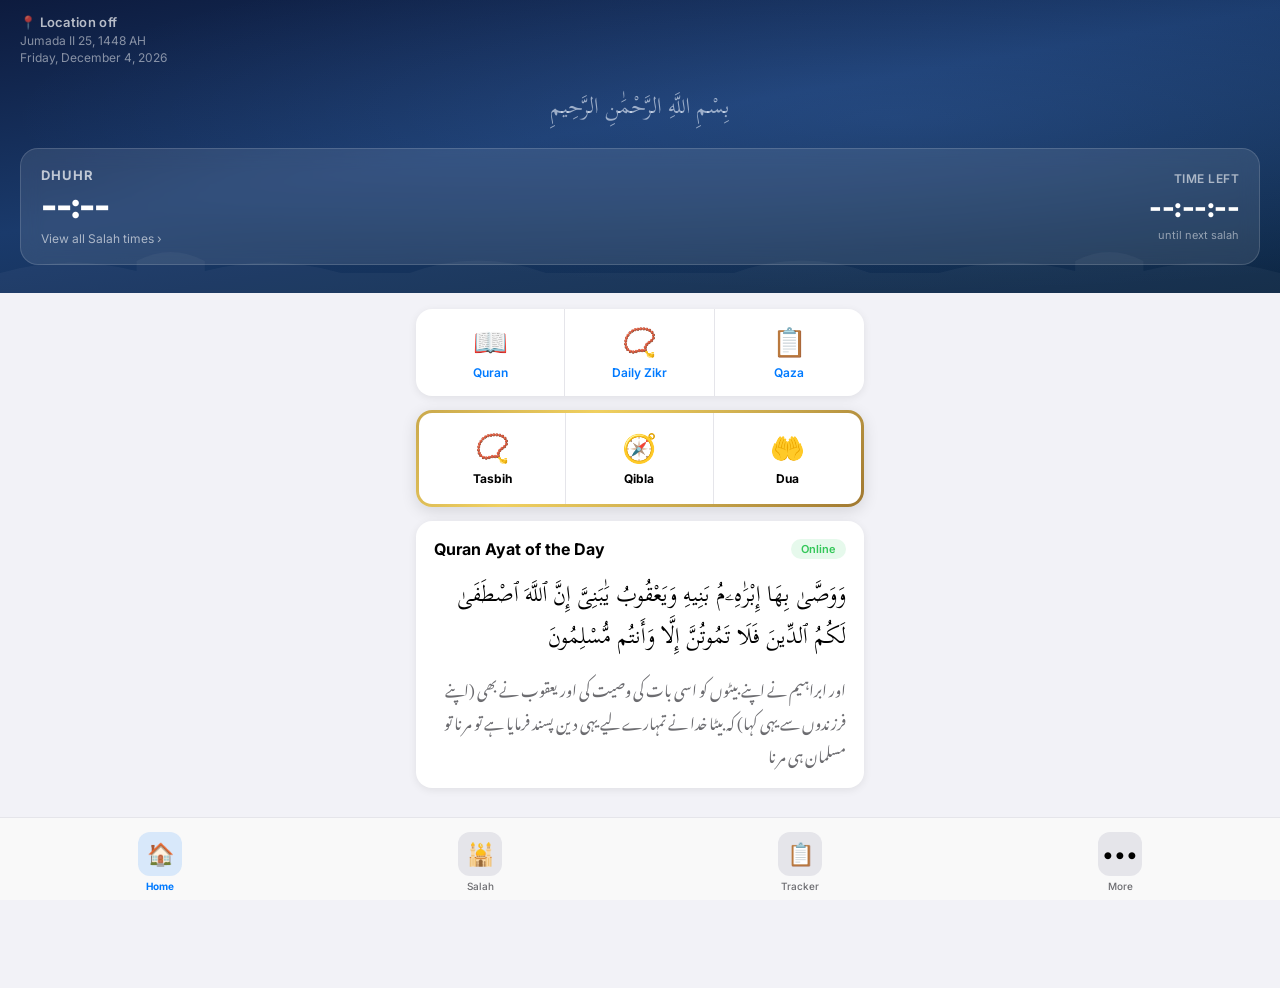
<file: index.html>
<!DOCTYPE html>
<html lang="en">
<head>
  <meta charset="UTF-8"/>
  <meta name="viewport" content="width=device-width, initial-scale=1.0, viewport-fit=cover"/>
  <meta name="apple-mobile-web-app-capable" content="yes"/>
  <meta name="apple-mobile-web-app-capable" content="yes"/>
<meta name="apple-mobile-web-app-status-bar-style" content="black-translucent"/>
<meta name="mobile-web-app-capable" content="yes"/>
  <meta name="apple-mobile-web-app-title" content="IbadahHub"/>
  <title>IbadahHub</title>
  <link rel="apple-touch-icon" href="icon.png"/>
<link rel="manifest" href="manifest.json"/>
  <link rel="stylesheet" href="css/style.css"/>
  <style>
    /* ── HOME SPECIFIC ── */
    body { padding-bottom: var(--navbar-height); }

    /* Hero */
    .hero {
      background: linear-gradient(170deg, #0d1b3e 0%, #1a3a6b 45%, #0d2744 100%);
      padding: 0 20px 28px;
      padding-top: calc(env(safe-area-inset-top, 20px) + 14px);
      position: relative;
      overflow: hidden;
    }

    .hero::before {
      content: '';
      position: absolute;
      inset: 0;
      background: radial-gradient(ellipse at 70% 40%, rgba(100,160,255,0.15) 0%, transparent 70%);
      pointer-events: none;
    }

    /* Mosque silhouette at bottom of hero */
    .hero::after {
      content: '';
      position: absolute;
      bottom: 0; left: 0; right: 0;
      height: 60px;
      background: url("data:image/svg+xml,%3Csvg xmlns='http://www.w3.org/2000/svg' viewBox='0 0 375 60' preserveAspectRatio='none'%3E%3Cpath d='M0,60 L0,40 Q20,20 40,38 L40,28 Q50,10 60,28 L60,38 Q80,20 100,40 L120,40 Q140,15 160,40 L215,40 Q235,15 255,40 L275,40 Q295,20 315,38 L315,28 Q325,10 335,28 L335,38 Q355,20 375,40 L375,60 Z' fill='rgba(255,255,255,0.04)'/%3E%3C/svg%3E") no-repeat bottom;
      background-size: 100% 100%;
      pointer-events: none;
    }

    .hero-top {
      display: flex;
      align-items: flex-start;
      justify-content: space-between;
      margin-bottom: 18px;
    }

    .hero-location {
      font-size: 13px;
      font-weight: 600;
      color: rgba(255,255,255,0.7);
      letter-spacing: 0.3px;
    }

    .hero-hijri {
      font-size: 12px;
      color: rgba(255,255,255,0.5);
      margin-top: 3px;
    }

    .hero-date {
      font-size: 12px;
      color: rgba(255,255,255,0.5);
      margin-top: 2px;
    }

    .hero-bismillah {
      font-family: 'Scheherazade New', serif;
      font-size: 22px;
      color: rgba(255,255,255,0.6);
      text-align: center;
      margin-bottom: 20px;
      direction: rtl;
    }

    .hero-prayer-card {
      background: rgba(255,255,255,0.1);
      backdrop-filter: blur(10px);
      -webkit-backdrop-filter: blur(10px);
      border: 1px solid rgba(255,255,255,0.15);
      border-radius: 18px;
      padding: 18px 20px;
      display: flex;
      align-items: center;
      justify-content: space-between;
    }

    .hero-prayer-name {
      font-size: 13px;
      font-weight: 700;
      color: rgba(255,255,255,0.7);
      text-transform: uppercase;
      letter-spacing: 1px;
      margin-bottom: 4px;
    }

    .hero-prayer-time {
      font-size: 36px;
      font-weight: 800;
      color: white;
      letter-spacing: -1px;
      line-height: 1;
    }

    .hero-view-all {
      font-size: 12px;
      color: rgba(255,255,255,0.6);
      margin-top: 8px;
      cursor: pointer;
      display: flex;
      align-items: center;
      gap: 4px;
    }

    .hero-countdown-label {
      font-size: 12px;
      font-weight: 600;
      color: rgba(255,255,255,0.6);
      text-transform: uppercase;
      letter-spacing: 0.5px;
      text-align: right;
      margin-bottom: 4px;
    }

    .hero-countdown {
      font-size: 28px;
      font-weight: 800;
      color: white;
      letter-spacing: -0.5px;
      text-align: right;
    }

    .hero-countdown-sub {
      font-size: 11px;
      color: rgba(255,255,255,0.5);
      text-align: right;
      margin-top: 4px;
    }

    /* Quick 3 icons */
    .quick-3 {
      display: grid;
      grid-template-columns: 1fr 1fr 1fr;
      gap: 0;
      background: white;
      border-radius: var(--radius);
      box-shadow: var(--shadow);
      margin-bottom: 14px;
      overflow: hidden;
    }

    .quick-3-item {
      display: flex;
      flex-direction: column;
      align-items: center;
      padding: 16px 8px;
      cursor: pointer;
      transition: background 0.15s;
      -webkit-user-select: none;
      user-select: none;
      border-right: 1px solid var(--border);
    }

    .quick-3-item:last-child { border-right: none; }
    .quick-3-item:active { background: var(--bg); }

    .quick-3-icon {
      font-size: 28px;
      margin-bottom: 6px;
    }

    .quick-3-label {
      font-size: 12px;
      font-weight: 600;
      color: var(--primary);
    }

    /* Golden border card */
    .golden-card {
      border-radius: var(--radius);
      padding: 3px;
      background: linear-gradient(135deg, #c9a84c, #f0d060, #c9a84c, #a07830);
      box-shadow: var(--shadow-md);
      margin-bottom: 14px;
    }

    .golden-inner {
      background: white;
      border-radius: calc(var(--radius) - 3px);
      display: grid;
      grid-template-columns: 1fr 1fr 1fr;
    }

    .golden-item {
      display: flex;
      flex-direction: column;
      align-items: center;
      padding: 18px 8px;
      cursor: pointer;
      -webkit-user-select: none;
      user-select: none;
      transition: background 0.15s;
      border-right: 1px solid var(--border);
    }

    .golden-item:last-child { border-right: none; }
    .golden-item:active { background: var(--bg); }

    .golden-icon { font-size: 28px; margin-bottom: 6px; }
    .golden-label { font-size: 12px; font-weight: 700; color: var(--text); }

    /* Ayat card */
    .ayat-card {
      background: white;
      border-radius: var(--radius);
      padding: 18px;
      box-shadow: var(--shadow);
      margin-bottom: 14px;
    }

    .ayat-header {
      display: flex;
      align-items: center;
      justify-content: space-between;
      margin-bottom: 14px;
    }

    .ayat-title {
      font-size: 16px;
      font-weight: 700;
    }

    .ayat-badge {
      font-size: 11px;
      font-weight: 600;
      color: var(--green);
      background: #e6f9ec;
      padding: 3px 10px;
      border-radius: 50px;
    }

    .ayat-arabic {
      font-family: 'Scheherazade New', serif;
      font-size: 22px;
      line-height: 1.9;
      text-align: right;
      direction: rtl;
      color: var(--text);
      margin-bottom: 14px;
    }

    .ayat-urdu {
      font-family: 'Noto Nastaliq Urdu', serif;
      font-size: 15px;
      line-height: 2.2;
      text-align: right;
      direction: rtl;
      color: var(--text-secondary);
    }
  </style>
</head>
<body>

<!-- ═══════════════════════════
     HOME PAGE
════════════════════════════ -->

<!-- HERO -->
<div class="hero">
  <div class="hero-top">
    <div>
      <div class="hero-location" id="hero-location">📍 Loading...</div>
      <div class="hero-hijri" id="hero-hijri">Loading Hijri date...</div>
      <div class="hero-date" id="hero-date"></div>
    </div>
  </div>

<div class="hero-bismillah">بِسْمِ اللَّهِ الرَّحْمَٰنِ الرَّحِيمِ</div>

  <div class="hero-prayer-card">
    <div>
      <div class="hero-prayer-name" id="current-prayer-name">DHUHR</div>
      <div class="hero-prayer-time" id="current-prayer-time">--:--</div>
      <div class="hero-view-all" onclick="location.href='salah.html'">
        View all Salah times ›
      </div>
    </div>
    <div>
      <div class="hero-countdown-label">TIME LEFT</div>
      <div class="hero-countdown" id="countdown">--:--:--</div>
      <div class="hero-countdown-sub">until next salah</div>
    </div>
  </div>
</div>

<!-- CONTENT -->
<div class="content content-with-navbar" style="padding-top:16px;">

  <!-- Quick 3 -->
  <div class="quick-3">
    <div class="quick-3-item" onclick="location.href='quran.html'">
      <div class="quick-3-icon">📖</div>
      <div class="quick-3-label">Quran</div>
    </div>
    <div class="quick-3-item" onclick="location.href='azkar.html'">
      <div class="quick-3-icon">📿</div>
      <div class="quick-3-label">Daily Zikr</div>
    </div>
    <div class="quick-3-item" onclick="location.href='qaza.html'">
      <div class="quick-3-icon">📋</div>
      <div class="quick-3-label">Qaza</div>
    </div>
  </div>

  <!-- Golden card -->
  <div class="golden-card">
    <div class="golden-inner">
      <div class="golden-item" onclick="location.href='tasbih.html'">
        <div class="golden-icon">📿</div>
        <div class="golden-label">Tasbih</div>
      </div>
      <div class="golden-item" onclick="location.href='qibla.html'">
        <div class="golden-icon">🧭</div>
        <div class="golden-label">Qibla</div>
      </div>
      <div class="golden-item" onclick="location.href='dua.html'">
        <div class="golden-icon">🤲</div>
        <div class="golden-label">Dua</div>
      </div>
    </div>
  </div>

  <!-- Ayat of the Day -->
  <div class="ayat-card">
    <div class="ayat-header">
      <div class="ayat-title">Quran Ayat of the Day</div>
      <div class="ayat-badge">Online</div>
    </div>
    <div class="ayat-arabic" id="ayat-arabic">
      وَوَصَّىٰ بِهَا إِبْرَٰهِۦمُ بَنِيهِ وَيَعْقُوبُ يَٰبَنِىَّ إِنَّ ٱللَّهَ ٱصْطَفَىٰ لَكُمُ ٱلدِّينَ فَلَا تَمُوتُنَّ إِلَّا وَأَنتُم مُّسْلِمُونَ
    </div>
    <div class="ayat-urdu" id="ayat-urdu">
      اور ابراہیم نے اپنے بیٹوں کو اسی بات کی وصیت کی اور یعقوب نے بھی (اپنے فرزندوں سے یہی کہا) کہ بیٹا خدا نے تمہارے لیے یہی دین پسند فرمایا ہے تو مرنا تو مسلمان ہی مرنا
    </div>
  </div>

</div>

<!-- ═══════════════════════════
     BOTTOM NAVBAR
════════════════════════════ -->
<nav class="navbar">
  <div class="nav-item active" onclick="location.href='index.html'">
    <div class="nav-icon-box">🏠</div>
    <div class="nav-label">Home</div>
  </div>
  <div class="nav-item" onclick="location.href='salah.html'">
    <div class="nav-icon-box">🕌</div>
    <div class="nav-label">Salah</div>
  </div>
  <div class="nav-item" onclick="location.href='tracker.html'">
    <div class="nav-icon-box">📋</div>
    <div class="nav-label">Tracker</div>
  </div>
  <div class="nav-item" onclick="location.href='more.html'">
    <div class="nav-icon-box">•••</div>
    <div class="nav-label">More</div>
  </div>
</nav>

<script>
// ── DATE & TIME ──
function setDate() {
  const now = new Date();
  const opts = { weekday:'long', year:'numeric', month:'long', day:'numeric' };
  document.getElementById('hero-date').textContent = now.toLocaleDateString('en-US', opts);
}

// ── HIJRI DATE ──
function setHijriDate() {
  try {
    const hijri = new Intl.DateTimeFormat('en-TN-u-ca-islamic', {
      day:'numeric', month:'long', year:'numeric'
    }).format(new Date());
    document.getElementById('hero-hijri').textContent = hijri;
  } catch(e) {
    document.getElementById('hero-hijri').textContent = 'Dhu\'l-Hijjah 1447 AH';
  }
}

// ── LOCATION ──
function setLocation() {
  if (navigator.geolocation) {
    navigator.geolocation.getCurrentPosition(pos => {
      fetch(`https://nominatim.openstreetmap.org/reverse?lat=${pos.coords.latitude}&lon=${pos.coords.longitude}&format=json`)
        .then(r => r.json())
        .then(d => {
          const city = d.address.city || d.address.town || d.address.village || 'Your Location';
          document.getElementById('hero-location').textContent = '📍 ' + city;
          localStorage.setItem('userLat', pos.coords.latitude);
          localStorage.setItem('userLon', pos.coords.longitude);
          loadPrayerTimes(pos.coords.latitude, pos.coords.longitude);
        });
    }, () => {
      document.getElementById('hero-location').textContent = '📍 Location off';
      loadFallbackPrayer();
    });
  } else {
    loadFallbackPrayer();
  }
}

// ── PRAYER TIMES ──
const prayerNames = ['Fajr','Sunrise','Dhuhr','Asr','Maghrib','Isha'];

function loadPrayerTimes(lat, lon) {
  const today = new Date();
  const d = today.getDate(), m = today.getMonth()+1, y = today.getFullYear();
  fetch(`https://api.aladhan.com/v1/timings/${d}-${m}-${y}?latitude=${lat}&longitude=${lon}&method=2`)
    .then(r => r.json())
    .then(data => {
      const t = data.data.timings;
      const times = {
        Fajr: t.Fajr, Sunrise: t.Sunrise,
        Dhuhr: t.Dhuhr, Asr: t.Asr,
        Maghrib: t.Maghrib, Isha: t.Isha
      };
      localStorage.setItem('prayerTimes', JSON.stringify(times));
      updatePrayerDisplay(times);
      startCountdown(times);
    })
    .catch(() => loadFallbackPrayer());
}

function loadFallbackPrayer() {
  const saved = localStorage.getItem('prayerTimes');
  if (saved) {
    const times = JSON.parse(saved);
    updatePrayerDisplay(times);
    startCountdown(times);
  } else {
    document.getElementById('current-prayer-name').textContent = 'DHUHR';
    document.getElementById('current-prayer-time').textContent = '--:--';
  }
}

function timeToMinutes(t) {
  const [h, m] = t.split(':').map(Number);
  return h * 60 + m;
}

function updatePrayerDisplay(times) {
  const now = new Date();
  const nowMin = now.getHours() * 60 + now.getMinutes();
  const prayers = Object.entries(times);
  let current = prayers[prayers.length - 1];
  let next = prayers[0];
  for (let i = 0; i < prayers.length; i++) {
    const pMin = timeToMinutes(prayers[i][1]);
    if (nowMin >= pMin) { current = prayers[i]; }
    if (nowMin < pMin) { next = prayers[i]; break; }
  }
  // Show next prayer
  document.getElementById('current-prayer-name').textContent = next[0].toUpperCase();
  const [h, m] = next[1].split(':').map(Number);
  const ampm = h >= 12 ? 'PM' : 'AM';
  const h12 = h % 12 || 12;
  document.getElementById('current-prayer-time').textContent = `${h12}:${String(m).padStart(2,'0')} ${ampm}`;
}

function startCountdown(times) {
  function tick() {
    const now = new Date();
    const nowMin = now.getHours() * 60 + now.getMinutes();
    const prayers = Object.entries(times);
    let nextMin = -1;
    for (let p of prayers) {
      const pm = timeToMinutes(p[1]);
      if (pm > nowMin) { nextMin = pm; break; }
    }
    if (nextMin === -1) nextMin = timeToMinutes(prayers[0][1]) + 1440;
    const diff = (nextMin - nowMin) * 60 - now.getSeconds();
    const hh = Math.floor(diff / 3600);
    const mm = Math.floor((diff % 3600) / 60);
    const ss = diff % 60;
    document.getElementById('countdown').textContent =
      `${String(hh).padStart(2,'0')}:${String(mm).padStart(2,'0')}:${String(ss).padStart(2,'0')}`;
  }
  tick();
  setInterval(tick, 1000);
}

// ── INIT ──
setDate();
setHijriDate();
setLocation();
</script>
</body>
</html>
</file>
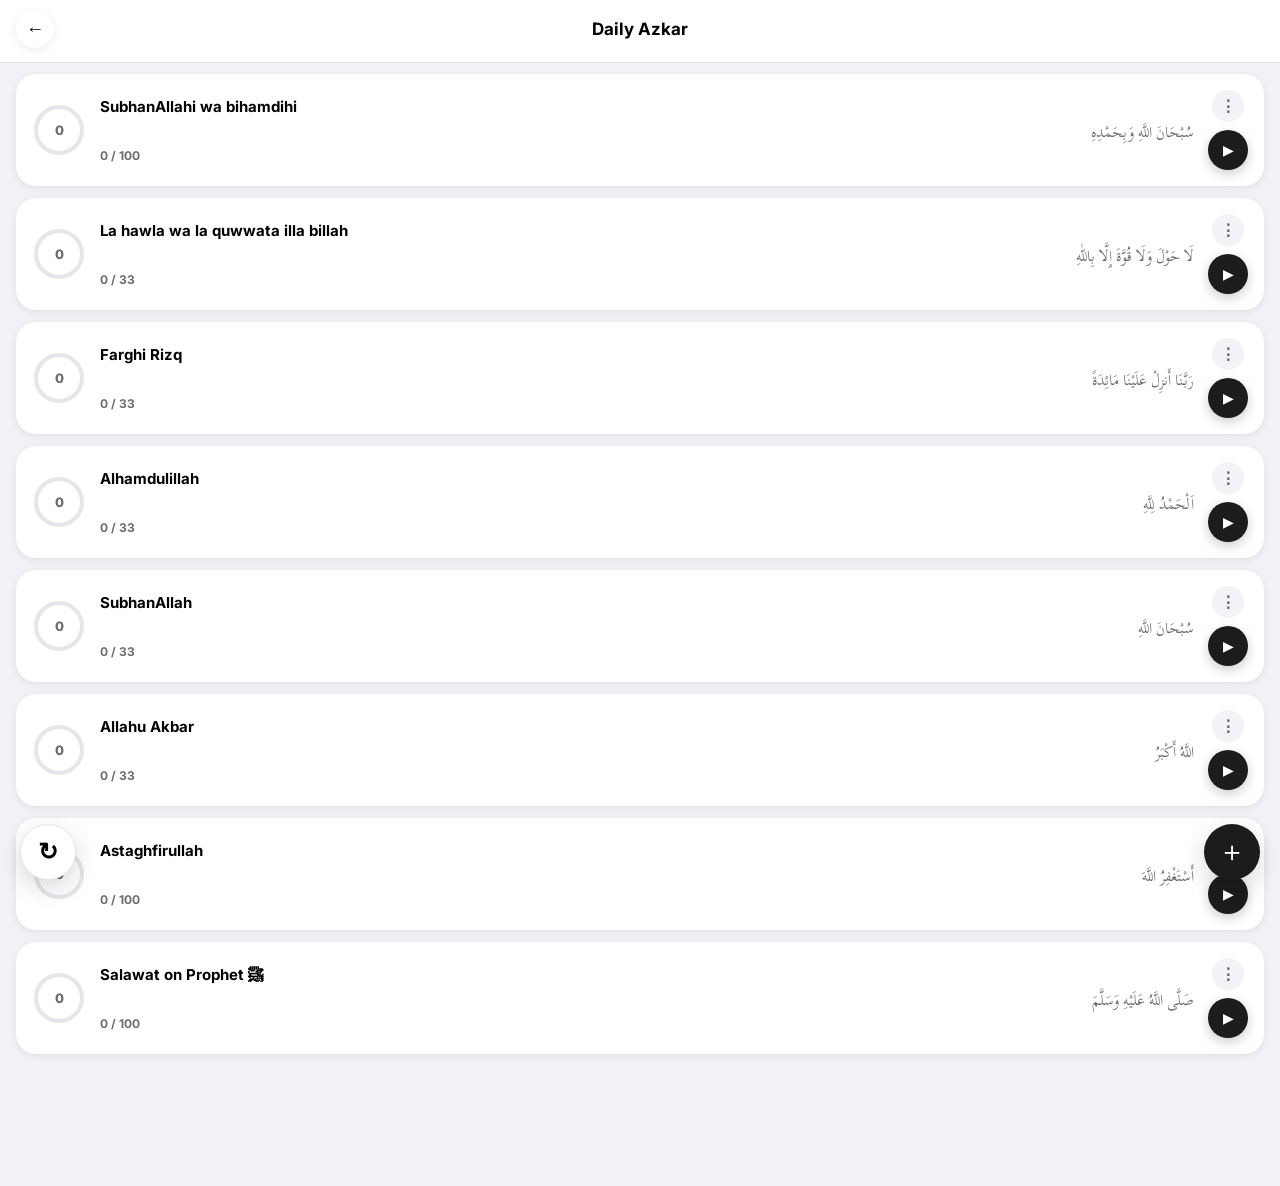
<file: azkar.html>
<!DOCTYPE html>
<html lang="en">
<head>
  <meta charset="UTF-8"/>
  <meta name="viewport" content="width=device-width, initial-scale=1.0, viewport-fit=cover"/>
  <meta name="apple-mobile-web-app-capable" content="yes"/>
  <meta name="apple-mobile-web-app-status-bar-style" content="default"/>
  <title>Daily Azkar – IbadahHub</title>
  <link rel="stylesheet" href="css/style.css"/>
  <link href="https://fonts.googleapis.com/css2?family=Scheherazade+New:wght@400;700&family=Noto+Nastaliq+Urdu:wght@400;700&family=Inter:wght@400;600;700;800;900&display=swap" rel="stylesheet"/>
  <style>
    * { margin:0; padding:0; box-sizing:border-box; }
    body { background:var(--bg); min-height:100vh; font-family:'Inter',sans-serif; }

    /* ══ VIEWS ══ */
    .view { display:none; }
    .view.active { display:block; }

    /* ══ HEADER ══ */
    .azkar-header {
      display:flex; align-items:center; justify-content:space-between;
      padding:14px 16px;
      padding-top:calc(env(safe-area-inset-top,16px) + 10px);
      background:white;
      box-shadow:0 1px 0 var(--border);
      position:sticky; top:0; z-index:50;
    }

    .azkar-header-title {
      font-size:17px; font-weight:700;
      color:var(--text); text-align:center; flex:1;
    }

    /* ══ ZIKR LIST ══ */
    .zikr-list {
      padding:12px 16px 120px;
    }

    /* ══ ZIKR CARD ══ */
    .zikr-card {
      background:white;
      border-radius:20px;
      padding:16px;
      box-shadow:var(--shadow);
      margin-bottom:12px;
      display:flex;
      align-items:center;
      gap:14px;
      transition:transform 0.15s;
      -webkit-user-select:none; user-select:none;
    }

    .zikr-card:active { transform:scale(0.98); }

    /* Progress ring */
    .zikr-ring {
      width:54px; height:54px;
      border-radius:50%;
      flex-shrink:0;
      position:relative;
      display:flex;
      align-items:center;
      justify-content:center;
    }

    .zikr-ring-svg {
      position:absolute;
      inset:0;
      transform:rotate(-90deg);
    }

    .zikr-ring-bg {
      fill:none;
      stroke:var(--border);
      stroke-width:4;
    }

    .zikr-ring-fill {
      fill:none;
      stroke:var(--green);
      stroke-width:4;
      stroke-linecap:round;
      transition:stroke-dashoffset 0.4s ease;
    }

    .zikr-ring-text {
      font-size:13px; font-weight:800;
      color:var(--text-secondary);
      position:relative; z-index:1;
    }

    .zikr-ring-text.done { color:var(--green); font-size:18px; }

    /* Card body */
    .zikr-body { flex:1; min-width:0; }

    .zikr-title {
      font-size:15px; font-weight:700;
      color:var(--text); margin-bottom:4px;
      line-height:1.3;
    }

    .zikr-arabic-small {
      font-family:'Scheherazade New',serif;
      font-size:15px; color:var(--text-secondary);
      direction:rtl; text-align:right;
      line-height:1.6; margin-bottom:4px;
    }

    .zikr-progress-text {
      font-size:12px; font-weight:700;
      color:var(--text-secondary);
    }

    .zikr-progress-text.done { color:var(--green); }

    /* Card actions */
    .zikr-actions {
      display:flex; flex-direction:column;
      align-items:center; gap:8px; flex-shrink:0;
    }

    .zikr-menu-btn {
      width:32px; height:32px; border-radius:50%;
      border:none; background:var(--bg);
      color:var(--text-secondary); font-size:16px;
      cursor:pointer; display:flex;
      align-items:center; justify-content:center;
      font-weight:700;
    }

    .zikr-start-btn {
      width:40px; height:40px; border-radius:50%;
      border:none; background:#1c1c1e;
      color:white; font-size:14px;
      cursor:pointer; display:flex;
      align-items:center; justify-content:center;
      box-shadow:0 4px 12px rgba(0,0,0,0.2);
      transition:transform 0.15s;
      -webkit-user-select:none; user-select:none;
    }

    .zikr-start-btn:active { transform:scale(0.9); }

    /* ══ FLOATING BUTTONS ══ */
    .float-actions {
      position:fixed;
      bottom:calc(20px + env(safe-area-inset-bottom,0px));
      left:0; right:0;
      display:flex;
      align-items:center;
      justify-content:space-between;
      padding:0 20px;
      pointer-events:none;
      z-index:40;
    }

    .float-btn {
      width:56px; height:56px;
      border-radius:50%; border:none;
      cursor:pointer;
      display:flex; align-items:center; justify-content:center;
      box-shadow:0 8px 24px rgba(0,0,0,0.16);
      pointer-events:auto;
      font-size:22px;
      transition:transform 0.15s;
      -webkit-user-select:none; user-select:none;
    }

    .float-btn:active { transform:scale(0.9); }

    .float-reset-btn {
      background:white;
      color:var(--text);
      border:1px solid var(--border);
      font-size:24px; font-weight:700;
    }

    .float-add-btn {
      background:#1c1c1e;
      color:white;
      font-size:28px;
    }

    /* ══ DETAIL VIEW ══ */
    #view-detail {
      min-height:100vh;
      padding-bottom:40px;
    }

    .detail-header {
      display:flex; align-items:center; gap:12px;
      padding:14px 16px;
      padding-top:calc(env(safe-area-inset-top,16px) + 10px);
      background:white;
      box-shadow:0 1px 0 var(--border);
      position:sticky; top:0; z-index:50;
    }

    .detail-content { padding:14px 16px; }

    /* Detail info card */
    .detail-info-card {
      background:white;
      border-radius:20px;
      padding:22px 20px;
      box-shadow:var(--shadow);
      margin-bottom:14px;
      text-align:center;
    }

    .detail-title {
      font-size:22px; font-weight:800;
      color:var(--text); margin-bottom:10px;
      letter-spacing:-0.3px;
    }

    .detail-target-badge {
      display:inline-block;
      background:var(--bg);
      border-radius:50px;
      padding:5px 16px;
      font-size:13px; font-weight:700;
      color:var(--text-secondary);
      margin-bottom:18px;
    }

    .detail-hadith {
      font-size:16px; line-height:1.8;
      color:var(--text); margin-bottom:18px;
      text-align:right; direction:rtl;
      font-family:'Noto Nastaliq Urdu',serif;
    }

    .detail-arabic {
      font-family:'Scheherazade New',serif;
      font-size:28px; line-height:2;
      text-align:right; direction:rtl;
      color:var(--text); margin-bottom:16px;
    }

    .detail-arabic img {
      width:100%; max-width:100%;
      height:auto; display:block;
      border-radius:14px; object-fit:contain;
    }

    .detail-meaning {
      font-size:16px; line-height:1.8;
      color:var(--text-secondary);
      text-align:right; direction:rtl;
      font-family:'Noto Nastaliq Urdu',serif;
      margin-bottom:12px;
    }

    .detail-ref {
      font-size:13px; color:var(--text-light);
      padding-top:12px;
      border-top:1px solid var(--border);
      font-family:'Scheherazade New',serif;
      direction:rtl; text-align:right;
    }

    /* Detail counter card */
    .detail-counter-card {
      background:white;
      border-radius:20px;
      padding:28px 20px 24px;
      box-shadow:var(--shadow);
      text-align:center;
      cursor:pointer;
      -webkit-user-select:none; user-select:none;
      display:flex; flex-direction:column;
      align-items:center; min-height:240px;
    }

    .detail-counter-card:active { background:#f9f9f9; }

    .detail-count-text {
      font-size:58px; font-weight:800;
      color:var(--green);
      letter-spacing:-2px;
      margin-bottom:8px;
    }

    .detail-tap-hint {
      font-size:16px; color:var(--text-light);
      margin-bottom:24px; flex:1;
      display:flex; align-items:center;
    }

    .detail-reset-btn {
      background:var(--red); color:white;
      border:none; border-radius:50px;
      padding:13px 40px;
      font-size:15px; font-weight:700;
      cursor:pointer;
      font-family:'Inter',sans-serif;
      transition:opacity 0.15s;
    }

    .detail-reset-btn:active { opacity:0.85; }

    /* ══ MODALS ══ */
    .modal-bg {
      position:fixed; inset:0;
      background:rgba(0,0,0,0.45);
      backdrop-filter:blur(6px);
      -webkit-backdrop-filter:blur(6px);
      z-index:200;
      display:flex; align-items:center; justify-content:center;
      padding:20px;
      opacity:0; pointer-events:none;
      transition:opacity 0.25s;
    }

    .modal-bg.show { opacity:1; pointer-events:all; }

    .modal-card {
      background:white;
      border-radius:24px;
      padding:24px 20px 18px;
      width:100%; max-width:340px;
      box-shadow:0 24px 56px rgba(0,0,0,0.18);
      transform:scale(0.92);
      transition:transform 0.25s;
    }

    .modal-bg.show .modal-card { transform:scale(1); }

    .modal-icon {
      width:56px; height:56px;
      border-radius:50%; background:var(--bg);
      display:flex; align-items:center; justify-content:center;
      font-size:24px; margin:0 auto 14px;
    }

    .modal-title {
      font-size:20px; font-weight:800;
      color:var(--text); text-align:center;
      margin-bottom:8px;
    }

    .modal-text {
      font-size:14px; color:var(--text-secondary);
      text-align:center; line-height:1.6;
      margin-bottom:18px;
    }

    .modal-input {
      width:100%; padding:13px 16px;
      border-radius:12px; border:none;
      background:var(--bg);
      font-size:16px; font-family:'Inter',sans-serif;
      outline:none; margin-bottom:10px;
      color:var(--text);
    }

    .modal-textarea {
      width:100%; padding:13px 16px;
      border-radius:12px; border:none;
      background:var(--bg);
      font-size:18px; font-family:'Scheherazade New',serif;
      direction:rtl; text-align:right;
      min-height:80px; outline:none;
      margin-bottom:10px; color:var(--text);
      resize:none;
    }

    .modal-btn-primary {
      width:100%; padding:15px;
      border-radius:14px; border:none;
      background:#1c1c1e; color:white;
      font-size:16px; font-weight:700;
      cursor:pointer; margin-bottom:8px;
      font-family:'Inter',sans-serif;
      transition:opacity 0.15s;
    }

    .modal-btn-primary:active { opacity:0.85; }

    .modal-btn-light {
      width:100%; padding:13px;
      border-radius:14px; border:none;
      background:var(--bg); color:var(--text-secondary);
      font-size:15px; font-weight:700;
      cursor:pointer; margin-bottom:8px;
      font-family:'Inter',sans-serif;
    }

    .modal-btn-danger {
      width:100%; padding:15px;
      border-radius:14px; border:none;
      background:var(--red); color:white;
      font-size:16px; font-weight:700;
      cursor:pointer; margin-bottom:8px;
      font-family:'Inter',sans-serif;
    }

    .modal-btn-green {
      width:100%; padding:15px;
      border-radius:14px; border:none;
      background:var(--green); color:white;
      font-size:16px; font-weight:700;
      cursor:pointer; margin-bottom:8px;
      font-family:'Inter',sans-serif;
    }

    /* Bottom sheet modal */
    .sheet-bg {
      position:fixed; inset:0;
      background:rgba(0,0,0,0.4);
      z-index:200;
      display:flex; align-items:flex-end;
      opacity:0; pointer-events:none;
      transition:opacity 0.25s;
    }

    .sheet-bg.show { opacity:1; pointer-events:all; }

    .sheet-card {
      background:white;
      border-radius:24px 24px 0 0;
      padding:20px 20px;
      padding-bottom:calc(env(safe-area-inset-bottom,20px) + 20px);
      width:100%;
      transform:translateY(100%);
      transition:transform 0.3s ease;
    }

    .sheet-bg.show .sheet-card { transform:translateY(0); }

    .sheet-handle {
      width:36px; height:4px;
      background:var(--border); border-radius:50px;
      margin:0 auto 18px;
    }

    /* Context menu */
    .ctx-bg {
      position:fixed; inset:0; z-index:300;
      display:none;
    }

    .ctx-menu {
      position:fixed;
      background:white;
      border-radius:16px;
      box-shadow:0 16px 40px rgba(0,0,0,0.18);
      overflow:hidden;
      min-width:180px;
      border:1px solid var(--border);
    }

    .ctx-btn {
      width:100%; padding:14px 16px;
      border:none; background:transparent;
      text-align:left; font-size:15px;
      font-weight:600; color:var(--text);
      cursor:pointer; border-bottom:1px solid var(--border);
      font-family:'Inter',sans-serif;
    }

    .ctx-btn:last-child { border-bottom:none; }
    .ctx-btn:active { background:var(--bg); }
    .ctx-btn.danger { color:var(--red); }

    /* Target reached sheet */
    .target-sheet {
      text-align:center;
    }

    .target-emoji {
      font-size:52px; margin-bottom:12px;
    }

    .target-title {
      font-size:22px; font-weight:800;
      color:#f5b301; margin-bottom:6px;
    }

    .target-sub {
      font-size:15px; color:var(--text-secondary);
      margin-bottom:6px;
    }

    .target-name {
      font-size:17px; font-weight:700;
      color:var(--text); margin-bottom:20px;
    }

    .target-btns {
      display:flex; gap:10px;
    }

    .target-btn {
      flex:1; padding:14px;
      border-radius:14px; border:none;
      font-size:15px; font-weight:700;
      cursor:pointer; font-family:'Inter',sans-serif;
    }

    /* Toast */
    .toast {
      position:fixed; bottom:90px; left:50%;
      transform:translateX(-50%) translateY(20px);
      background:rgba(28,28,30,0.95); color:white;
      padding:12px 22px; border-radius:50px;
      font-size:14px; font-weight:500;
      z-index:9999; opacity:0;
      transition:all 0.3s ease;
      white-space:nowrap; pointer-events:none;
    }

    .toast.show { opacity:1; transform:translateX(-50%) translateY(0); }
  </style>
</head>
<body>

<!-- ══════════════════════════
     VIEW: MAIN LIST
══════════════════════════ -->
<div class="view active" id="view-main">

  <div class="azkar-header">
    <button class="back-btn" onclick="location.href='more.html'">←</button>
    <div class="azkar-header-title">Daily Azkar</div>
    <div style="width:38px;"></div>
  </div>

  <div class="zikr-list" id="zikr-list"></div>

  <!-- Floating buttons -->
  <div class="float-actions">
    <button class="float-btn float-reset-btn" onclick="openResetAllModal()" title="Reset all">↻</button>
    <button class="float-btn float-add-btn" onclick="openAddModal()">＋</button>
  </div>

</div>

<!-- ══════════════════════════
     VIEW: DETAIL
══════════════════════════ -->
<div class="view" id="view-detail">

  <div class="detail-header">
    <button class="back-btn" onclick="showView('view-main'); renderList();">←</button>
    <div class="azkar-header-title" id="detail-header-title">Zikr</div>
    <div style="width:38px;"></div>
  </div>

  <div class="detail-content">

    <div class="detail-info-card">
      <div class="detail-title" id="d-title"></div>
      <div class="detail-target-badge" id="d-target">Target 33</div>
      <div class="detail-hadith" id="d-hadith"></div>
      <div class="detail-arabic" id="d-arabic"></div>
      <div class="detail-meaning" id="d-meaning"></div>
      <div class="detail-ref" id="d-ref"></div>
    </div>

    <div class="detail-counter-card" onclick="tapCount()">
      <div class="detail-count-text" id="d-count">0 / 33</div>
      <div class="detail-tap-hint">Tap Anywhere</div>
      <button class="detail-reset-btn"
        onclick="event.stopPropagation(); resetCurrentZikr()">Reset</button>
    </div>

  </div>
</div>

<!-- ══════════════════════════
     CONTEXT MENU
══════════════════════════ -->
<div class="ctx-bg" id="ctx-bg" onclick="closeCtx()">
  <div class="ctx-menu" id="ctx-menu">
    <button class="ctx-btn" onclick="ctxEditTarget()">✏️ Edit Target</button>
    <button class="ctx-btn" id="ctx-done-btn" onclick="ctxMarkDone()">✅ Mark as Done</button>
    <button class="ctx-btn hidden" id="ctx-edit-btn" onclick="ctxEditCustom()">📝 Edit Zikr</button>
    <button class="ctx-btn danger hidden" id="ctx-delete-btn" onclick="ctxDeleteCustom()">🗑 Delete Zikr</button>
  </div>
</div>

<!-- ══════════════════════════
     MODAL: ADD ZIKR
══════════════════════════ -->
<div class="modal-bg" id="add-modal" onclick="closeModal('add-modal',event)">
  <div class="modal-card" onclick="event.stopPropagation()">
    <div class="modal-title">Add Your Zikr</div>
    <div class="modal-text">Add a custom zikr to your daily list</div>
    <input class="modal-input" id="add-name" placeholder="Name (e.g. SubhanAllah)"/>
    <textarea class="modal-textarea" id="add-arabic" placeholder="Arabic text (optional)"></textarea>
    <input class="modal-input" id="add-target" type="number" placeholder="Target count (e.g. 33)"/>
    <button class="modal-btn-primary" onclick="saveNewZikr()">Add Zikr</button>
    <button class="modal-btn-light" onclick="closeModal('add-modal')">Cancel</button>
  </div>
</div>

<!-- ══════════════════════════
     MODAL: EDIT ZIKR
══════════════════════════ -->
<div class="modal-bg" id="edit-modal" onclick="closeModal('edit-modal',event)">
  <div class="modal-card" onclick="event.stopPropagation()">
    <div class="modal-title">Edit Zikr</div>
    <input class="modal-input" id="edit-name" placeholder="Name"/>
    <textarea class="modal-textarea" id="edit-arabic" placeholder="Arabic text (optional)"></textarea>
    <input class="modal-input" id="edit-target" type="number" placeholder="Target count"/>
    <button class="modal-btn-primary" onclick="saveEditZikr()">Update</button>
    <button class="modal-btn-light" onclick="closeModal('edit-modal')">Cancel</button>
  </div>
</div>

<!-- ══════════════════════════
     MODAL: EDIT TARGET
══════════════════════════ -->
<div class="modal-bg" id="target-modal" onclick="closeModal('target-modal',event)">
  <div class="modal-card" onclick="event.stopPropagation()">
    <div class="modal-title">Edit Target</div>
    <div class="modal-text" id="target-modal-sub">Choose a target</div>
    <button class="modal-btn-primary" onclick="setTarget(33)">33</button>
    <button class="modal-btn-light" style="background:#e8f0fe;color:var(--primary);" onclick="setTarget(100)">100</button>
    <input class="modal-input" id="custom-target-input" type="number" placeholder="Custom number..."/>
    <button class="modal-btn-light" onclick="setCustomTarget()">Save Custom</button>
    <button class="modal-btn-light" onclick="closeModal('target-modal')">Cancel</button>
  </div>
</div>

<!-- ══════════════════════════
     MODAL: RESET ALL
══════════════════════════ -->
<div class="modal-bg" id="reset-modal" onclick="closeModal('reset-modal',event)">
  <div class="modal-card" onclick="event.stopPropagation()">
    <div class="modal-icon">↻</div>
    <div class="modal-title">Reset All Zikr?</div>
    <div class="modal-text">This will reset all counts to 0. Your targets will stay the same.</div>
    <button class="modal-btn-danger" onclick="confirmResetAll()">Reset All</button>
    <button class="modal-btn-light" onclick="closeModal('reset-modal')">Cancel</button>
  </div>
</div>

<!-- ══════════════════════════
     MODAL: MARK DONE
══════════════════════════ -->
<div class="modal-bg" id="done-modal" onclick="closeModal('done-modal',event)">
  <div class="modal-card" onclick="event.stopPropagation()">
    <div class="modal-icon">✓</div>
    <div class="modal-title" id="done-modal-title">Mark as Done?</div>
    <div class="modal-text" id="done-modal-text">This will show the checkmark for today.</div>
    <button class="modal-btn-green" id="done-modal-btn" onclick="confirmDone()">Mark as Done</button>
    <button class="modal-btn-light" onclick="closeModal('done-modal')">Cancel</button>
  </div>
</div>

<!-- ══════════════════════════
     SHEET: TARGET REACHED
══════════════════════════ -->
<div class="sheet-bg" id="target-sheet" onclick="event.stopPropagation()">
  <div class="sheet-card target-sheet">
    <div class="sheet-handle"></div>
    <div class="target-emoji">🌟</div>
    <div class="target-title">Target Reached!</div>
    <div class="target-sub">MashaAllah you completed</div>
    <div class="target-name" id="target-reached-name"></div>
    <div class="target-btns">
      <button class="target-btn" style="background:var(--bg);color:var(--text);"
        onclick="continueAfterTarget()">Continue</button>
      <button class="target-btn" style="background:#f5b301;color:white;"
        onclick="resetAfterTarget()">Reset ↺</button>
    </div>
  </div>
</div>

<!-- TOAST -->
<div class="toast" id="toast"></div>

<script>
// ══════════════════════════════
// BUILT-IN ZIKR DATA
// ══════════════════════════════
const BUILTIN = [
  {
    id:'subhanallah',
    title:'SubhanAllahi wa bihamdihi',
    arabic:'سُبْحَانَ اللَّهِ وَبِحَمْدِهِ',
    hadith:'نبی صلی اللہ علیہ وآلہ وسلم نے فرمایا: دو کلمے زبان پر ہلکے ہیں لیکن میزان میں انتہائی وزنی اور اللہ تعالیٰ کو از حد محبوب ہیں',
    arabicFull:'سُبْحَانَ اللَّهِ وَبِحَمْدِهِ\nسُبْحَانَ اللَّهِ الْعَظِيمِ',
    meaning:'پاک ہے اللہ اپنی خوبیوں سمیت، پاک ہے اللہ بہت عظمت والا',
    ref:'صحیح البخاری، حدیث: 6682',
    defaultTarget:100
  },
  {
    id:'lahawla',
    title:'La hawla wa la quwwata illa billah',
    arabic:'لَا حَوْلَ وَلَا قُوَّةَ إِلَّا بِاللّٰهِ',
    hadith:'نبی صلی اللہ علیہ وآلہ وسلم نے فرمایا: کیا میں تمہیں جنت کے خزانوں میں سے ایک خزانے کے متعلق نہ بتاؤں؟',
    arabicFull:'لَا حَوْلَ وَلَا قُوَّةَ إِلَّا بِاللّٰهِ الْعَلِيِّ الْعَظِيمِ',
    meaning:'گناہ سے بچنے کی ہمت ہے نہ نیکی کرنے کی طاقت مگر اللہ ہی کی توفیق سے',
    ref:'صحیح البخاری، حدیث: 6409',
    defaultTarget:33
  },
  {
    id:'farghirizq',
    title:'Farghi Rizq',
    arabic:'رَبَّنَا أَنزِلْ عَلَيْنَا مَائِدَةً',
    hadith:'Farghi Rizq — Dua for sustenance and provision',
    arabicFull:'رَبَّنَا أَنزِلْ عَلَيْنَا مَائِدَةً مِّنَ السَّمَاءِ تَكُونُ لَنَا عِيدًا لِّأَوَّلِنَا وَآخِرِنَا وَآيَةً مِّنكَ ۖ وَارْزُقْنَا وَأَنتَ خَيْرُ الرَّازِقِينَ',
    meaning:'اے ہمارے رب! ہم پر آسمان سے خوان نازل فرما جو ہمارے اگلوں اور پچھلوں کے لیے عید ہو اور تیری طرف سے نشانی ہو، اور ہمیں رزق عطا فرما، اور تو بہترین رزق دینے والا ہے',
    ref:'القرآن — سورۃ المائدہ، آیت 114',
    defaultTarget:33
  },
  {
    id:'alhamdulillah',
    title:'Alhamdulillah',
    arabic:'اَلْحَمْدُ لِلَّهِ',
    hadith:'الحمد للہ کہنا میزان کو بھر دیتا ہے',
    arabicFull:'اَلْحَمْدُ لِلَّهِ رَبِّ الْعَالَمِينَ',
    meaning:'تمام تعریفیں اللہ ہی کے لیے ہیں جو تمام جہانوں کا رب ہے',
    ref:'صحیح مسلم، حدیث: 223',
    defaultTarget:33
  },
  {
    id:'subhanallahi',
    title:'SubhanAllah',
    arabic:'سُبْحَانَ اللَّهِ',
    hadith:'سبحان اللہ کہنا نیکیوں سے میزان کو بھر دیتا ہے',
    arabicFull:'سُبْحَانَ اللَّهِ',
    meaning:'پاک ہے اللہ ہر عیب سے',
    ref:'صحیح مسلم، حدیث: 223',
    defaultTarget:33
  },
  {
    id:'allahuakbar',
    title:'Allahu Akbar',
    arabic:'اللَّهُ أَكْبَرُ',
    hadith:'اللہ اکبر کہنا آسمان و زمین کو بھر دیتا ہے',
    arabicFull:'اللَّهُ أَكْبَرُ كَبِيرًا',
    meaning:'اللہ سب سے بڑا ہے',
    ref:'صحیح مسلم، حدیث: 223',
    defaultTarget:33
  },
  {
    id:'astaghfirullah',
    title:'Astaghfirullah',
    arabic:'أَسْتَغْفِرُ اللَّهَ',
    hadith:'نبی صلی اللہ علیہ وسلم دن میں 100 مرتبہ استغفار فرماتے تھے',
    arabicFull:'أَسْتَغْفِرُ اللَّهَ وَأَتُوبُ إِلَيْهِ',
    meaning:'میں اللہ سے مغفرت مانگتا ہوں اور اس کی طرف توبہ کرتا ہوں',
    ref:'صحیح البخاری، حدیث: 6307',
    defaultTarget:100
  },
  {
    id:'salawat',
    title:'Salawat on Prophet ﷺ',
    arabic:'صَلَّى اللَّهُ عَلَيْهِ وَسَلَّمَ',
    hadith:'جو مجھ پر ایک بار درود پڑھے اللہ اس پر دس رحمتیں نازل فرمائے',
    arabicFull:'اللَّهُمَّ صَلِّ عَلَى مُحَمَّدٍ وَعَلَى آلِ مُحَمَّدٍ',
    meaning:'اے اللہ محمد ﷺ پر اور آل محمد پر رحمتیں نازل فرما',
    ref:'صحیح مسلم، حدیث: 408',
    defaultTarget:100
  }
];

// ══════════════════════════════
// STATE
// ══════════════════════════════
let currentZikrId = null;
let currentCount = 0;
let currentTarget = 33;
let continuePast = false;
let ctxZikrId = null;
let editingId = null;
let targetEditId = null;
let doneEditId = null;

// ══════════════════════════════
// STORAGE HELPERS
// ══════════════════════════════
const key = {
  count:  id => 'zikr_count_' + id,
  target: id => 'zikr_target_' + id,
  done:   id => 'zikr_done_' + id,
};

function getCount(id)  { return parseInt(localStorage.getItem(key.count(id)) || '0'); }
function getTarget(id) { return parseInt(localStorage.getItem(key.target(id)) || getDefaultTarget(id) || '33'); }
function getDone(id)   { return localStorage.getItem(key.done(id)) === 'true'; }

function getDefaultTarget(id) {
  const b = BUILTIN.find(x => x.id === id);
  return b ? String(b.defaultTarget) : '33';
}

function saveCount(id, v)  { localStorage.setItem(key.count(id), v); }
function saveTarget(id, v) { localStorage.setItem(key.target(id), v); }
function saveDone(id, v)   {
  if (v) localStorage.setItem(key.done(id), 'true');
  else localStorage.removeItem(key.done(id));
}

// ══════════════════════════════
// CUSTOM ZIKR
// ══════════════════════════════
function getCustomList() {
  try { return JSON.parse(localStorage.getItem('customZikrList') || '[]'); } catch(e) { return []; }
}

function saveCustomList(list) {
  localStorage.setItem('customZikrList', JSON.stringify(list));
}

function isCustom(id) { return String(id).startsWith('custom_'); }

// ══════════════════════════════
// VIEW
// ══════════════════════════════
function showView(id) {
  document.querySelectorAll('.view').forEach(v => v.classList.remove('active'));
  document.getElementById(id).classList.add('active');
  window.scrollTo(0,0);
}

// ══════════════════════════════
// RENDER LIST
// ══════════════════════════════
function renderList() {
  const container = document.getElementById('zikr-list');
  container.innerHTML = '';

  const allZikr = [...BUILTIN, ...getCustomList().map(c => ({
    id: c.id,
    title: c.name,
    arabic: c.arabic || '',
    hadith: '',
    arabicFull: c.arabic || '',
    meaning: '',
    ref: 'Custom Zikr',
    defaultTarget: c.target || 33
  }))];

  allZikr.forEach(z => {
    container.appendChild(createZikrCard(z));
  });
}

// ══════════════════════════════
// CREATE ZIKR CARD
// ══════════════════════════════
function createZikrCard(z) {
  const count  = getCount(z.id);
  const target = getTarget(z.id);
  const done   = getDone(z.id);
  const pct    = Math.min(count / target, 1);
  const circ   = 2 * Math.PI * 23;
  const offset = circ - pct * circ;
  const isDone = done || count >= target;

  const div = document.createElement('div');
  div.className = 'zikr-card';
  div.id = 'zcard-' + z.id;

  div.innerHTML = `
    <!-- Ring -->
    <div class="zikr-ring">
      <svg class="zikr-ring-svg" viewBox="0 0 54 54">
        <circle class="zikr-ring-bg" cx="27" cy="27" r="23"/>
        <circle class="zikr-ring-fill" cx="27" cy="27" r="23"
          stroke-dasharray="${circ}"
          stroke-dashoffset="${isDone ? 0 : offset}"
          id="ring-fill-${z.id}"/>
      </svg>
      <div class="zikr-ring-text ${isDone ? 'done' : ''}" id="ring-text-${z.id}">
        ${isDone ? '✓' : count}
      </div>
    </div>

    <!-- Body -->
    <div class="zikr-body" onclick="openDetail('${z.id}')">
      <div class="zikr-title">${z.title}</div>
      <div class="zikr-arabic-small">${z.arabic}</div>
      <div class="zikr-progress-text ${isDone ? 'done' : ''}" id="prog-text-${z.id}">
        ${isDone ? 'Done ✓' : count + ' / ' + target}
      </div>
    </div>

    <!-- Actions -->
    <div class="zikr-actions">
      <button class="zikr-menu-btn" onclick="openCtx('${z.id}',event)">⋮</button>
      <button class="zikr-start-btn" onclick="openDetail('${z.id}')">▶</button>
    </div>
  `;

  return div;
}

// ══════════════════════════════
// UPDATE SINGLE CARD UI
// ══════════════════════════════
function updateCardUI(id) {
  const count  = getCount(id);
  const target = getTarget(id);
  const done   = getDone(id);
  const pct    = Math.min(count / target, 1);
  const circ   = 2 * Math.PI * 23;
  const offset = circ - pct * circ;
  const isDone = done || count >= target;

  const fill = document.getElementById('ring-fill-' + id);
  const text = document.getElementById('ring-text-' + id);
  const prog = document.getElementById('prog-text-' + id);

  if (fill) fill.style.strokeDashoffset = isDone ? 0 : offset;
  if (text) {
    text.textContent = isDone ? '✓' : count;
    text.className = 'zikr-ring-text' + (isDone ? ' done' : '');
  }
  if (prog) {
    prog.textContent = isDone ? 'Done ✓' : count + ' / ' + target;
    prog.className = 'zikr-progress-text' + (isDone ? ' done' : '');
  }
}

// ══════════════════════════════
// OPEN DETAIL
// ══════════════════════════════
function openDetail(id) {
  const allZikr = [...BUILTIN, ...getCustomList().map(c => ({
    id: c.id, title: c.name,
    arabic: c.arabic || '', hadith: '',
    arabicFull: c.arabic || '', meaning: '',
    ref: 'Custom Zikr', defaultTarget: c.target || 33
  }))];

  const z = allZikr.find(x => x.id === id);
  if (!z) return;

  currentZikrId = id;
  currentCount  = getCount(id);
  currentTarget = getTarget(id);
  continuePast  = currentCount > currentTarget;

  document.getElementById('detail-header-title').textContent = z.title;
  document.getElementById('d-title').textContent   = z.title;
  document.getElementById('d-target').textContent  = 'Target ' + currentTarget;
  document.getElementById('d-hadith').innerHTML    = z.hadith || '';
  document.getElementById('d-arabic').innerHTML    = z.arabicFull
    ? z.arabicFull.replace(/\n/g,'<br>') : '';
  document.getElementById('d-meaning').innerHTML   = z.meaning || '';
  document.getElementById('d-ref').innerHTML       = z.ref || '';

  updateDetailCount();
  showView('view-detail');
}

// ══════════════════════════════
// DETAIL COUNT
// ══════════════════════════════
function updateDetailCount() {
  document.getElementById('d-count').textContent = currentCount + ' / ' + currentTarget;
}

function tapCount() {
  if (!currentZikrId) return;
  currentCount++;
  saveCount(currentZikrId, currentCount);
  if (navigator.vibrate) navigator.vibrate(25);
  updateDetailCount();
  updateCardUI(currentZikrId);

  if (!continuePast && currentCount >= currentTarget) {
    openTargetSheet();
  }
}

function resetCurrentZikr() {
  if (!currentZikrId) return;
  currentCount = 0;
  continuePast = false;
  saveCount(currentZikrId, 0);
  saveDone(currentZikrId, false);
  updateDetailCount();
  updateCardUI(currentZikrId);
  document.getElementById('d-target').textContent = 'Target ' + currentTarget;
}

// ══════════════════════════════
// TARGET REACHED SHEET
// ══════════════════════════════
function openTargetSheet() {
  document.getElementById('target-reached-name').textContent =
    document.getElementById('d-title').textContent + ' — ' + currentTarget;
  document.getElementById('target-sheet').classList.add('show');
}

function continueAfterTarget() {
  continuePast = true;
  document.getElementById('target-sheet').classList.remove('show');
}

function resetAfterTarget() {
  document.getElementById('target-sheet').classList.remove('show');
  resetCurrentZikr();
}

// ══════════════════════════════
// CONTEXT MENU
// ══════════════════════════════
function openCtx(id, e) {
  ctxZikrId = id;
  const bg  = document.getElementById('ctx-bg');
  const box = document.getElementById('ctx-menu');

  // Show/hide custom buttons
  document.getElementById('ctx-edit-btn').classList.toggle('hidden', !isCustom(id));
  document.getElementById('ctx-delete-btn').classList.toggle('hidden', !isCustom(id));

  // Done button label
  const count  = getCount(id);
  const target = getTarget(id);
  const done   = getDone(id);
  const doneBtn = document.getElementById('ctx-done-btn');
  if (count >= target) {
    doneBtn.textContent = '🔄 Reset Count';
  } else if (done) {
    doneBtn.textContent = '✕ Remove Done Mark';
  } else {
    doneBtn.textContent = '✅ Mark as Done';
  }

  bg.style.display = 'block';

  const x = e.clientX || 220;
  const y = e.clientY || 140;
  box.style.left = Math.max(12, Math.min(x - 160, window.innerWidth - 200)) + 'px';
  box.style.top  = Math.max(70, Math.min(y + 8,   window.innerHeight - 220)) + 'px';
}

function closeCtx() {
  document.getElementById('ctx-bg').style.display = 'none';
}

function ctxEditTarget() {
  closeCtx();
  targetEditId = ctxZikrId;
  document.getElementById('target-modal-sub').textContent =
    'Set target for: ' + getZikrTitle(ctxZikrId);
  document.getElementById('custom-target-input').value = '';
  openModal('target-modal');
}

function ctxMarkDone() {
  closeCtx();
  doneEditId = ctxZikrId;
  const count  = getCount(ctxZikrId);
  const target = getTarget(ctxZikrId);
  const done   = getDone(ctxZikrId);
  const title  = document.getElementById('done-modal-title');
  const text   = document.getElementById('done-modal-text');
  const btn    = document.getElementById('done-modal-btn');

  if (count >= target) {
    title.textContent = 'Reset this zikr?';
    text.textContent  = 'This will reset the count to 0.';
    btn.textContent   = 'Reset';
    btn.className     = 'modal-btn-danger';
  } else if (done) {
    title.textContent = 'Remove done mark?';
    text.textContent  = 'This will remove the checkmark.';
    btn.textContent   = 'Remove';
    btn.className     = 'modal-btn-danger';
  } else {
    title.textContent = 'Mark as Done for today?';
    text.textContent  = 'Adds a checkmark. Your count stays the same.';
    btn.textContent   = 'Mark as Done';
    btn.className     = 'modal-btn-green';
  }
  openModal('done-modal');
}

function ctxEditCustom() {
  closeCtx();
  editingId = ctxZikrId;
  const custom = getCustomList().find(c => c.id === editingId);
  if (!custom) return;
  document.getElementById('edit-name').value   = custom.name || '';
  document.getElementById('edit-arabic').value = custom.arabic || '';
  document.getElementById('edit-target').value = getTarget(editingId);
  openModal('edit-modal');
}

function ctxDeleteCustom() {
  closeCtx();
  const custom = getCustomList().find(c => c.id === ctxZikrId);
  if (!custom) return;
  if (!confirm('Delete "' + custom.name + '"?')) return;
  const list = getCustomList().filter(c => c.id !== ctxZikrId);
  saveCustomList(list);
  localStorage.removeItem(key.count(ctxZikrId));
  localStorage.removeItem(key.target(ctxZikrId));
  localStorage.removeItem(key.done(ctxZikrId));
  renderList();
  showToast('Zikr deleted');
}

function getZikrTitle(id) {
  const b = BUILTIN.find(x => x.id === id);
  if (b) return b.title;
  const c = getCustomList().find(x => x.id === id);
  return c ? c.name : id;
}

// ══════════════════════════════
// TARGET MODAL
// ══════════════════════════════
function setTarget(val) {
  if (!targetEditId) return;
  saveTarget(targetEditId, val);
  updateCardUI(targetEditId);
  if (currentZikrId === targetEditId) {
    currentTarget = val;
    document.getElementById('d-target').textContent = 'Target ' + val;
    updateDetailCount();
  }
  closeModal('target-modal');
  showToast('Target set to ' + val);
}

function setCustomTarget() {
  const val = parseInt(document.getElementById('custom-target-input').value);
  if (!val || val < 1) { showToast('Enter a valid number'); return; }
  setTarget(val);
}

// ══════════════════════════════
// DONE MODAL
// ══════════════════════════════
function confirmDone() {
  if (!doneEditId) return;
  const count  = getCount(doneEditId);
  const target = getTarget(doneEditId);
  const done   = getDone(doneEditId);

  if (count >= target) {
    saveCount(doneEditId, 0);
    saveDone(doneEditId, false);
    showToast('Count reset');
  } else if (done) {
    saveDone(doneEditId, false);
    showToast('Done mark removed');
  } else {
    saveDone(doneEditId, true);
    showToast('Marked as done ✓');
  }

  updateCardUI(doneEditId);
  closeModal('done-modal');
}

// ══════════════════════════════
// RESET ALL
// ══════════════════════════════
function openResetAllModal() { openModal('reset-modal'); }

function confirmResetAll() {
  const allIds = [
    ...BUILTIN.map(z => z.id),
    ...getCustomList().map(c => c.id)
  ];
  allIds.forEach(id => {
    saveCount(id, 0);
    saveDone(id, false);
  });
  if (currentZikrId) {
    currentCount = 0;
    updateDetailCount();
  }
  renderList();
  closeModal('reset-modal');
  showToast('All counts reset ✓');
}

// ══════════════════════════════
// ADD ZIKR
// ══════════════════════════════
function openAddModal() {
  document.getElementById('add-name').value   = '';
  document.getElementById('add-arabic').value = '';
  document.getElementById('add-target').value = '33';
  openModal('add-modal');
}

function saveNewZikr() {
  const name   = document.getElementById('add-name').value.trim();
  const arabic = document.getElementById('add-arabic').value.trim();
  const target = parseInt(document.getElementById('add-target').value) || 33;

  if (!name) { showToast('Please enter a name'); return; }

  const id = 'custom_' + Date.now();
  const list = getCustomList();
  list.push({ id, name, arabic, target });
  saveCustomList(list);
  saveTarget(id, target);

  closeModal('add-modal');
  renderList();
  showToast('Zikr added ✓');
}

// ══════════════════════════════
// EDIT ZIKR
// ══════════════════════════════
function saveEditZikr() {
  if (!editingId) return;
  const name   = document.getElementById('edit-name').value.trim();
  const arabic = document.getElementById('edit-arabic').value.trim();
  const target = parseInt(document.getElementById('edit-target').value) || 33;

  if (!name) { showToast('Please enter a name'); return; }

  const list = getCustomList().map(c => {
    if (c.id === editingId) return { ...c, name, arabic, target };
    return c;
  });
  saveCustomList(list);
  saveTarget(editingId, target);

  closeModal('edit-modal');
  renderList();
  showToast('Updated ✓');
}

// ══════════════════════════════
// MODAL HELPERS
// ══════════════════════════════
function openModal(id) {
  document.getElementById(id).classList.add('show');
}

function closeModal(id, e) {
  if (!e || e.target === document.getElementById(id)) {
    document.getElementById(id).classList.remove('show');
  }
}

// ══════════════════════════════
// TOAST
// ══════════════════════════════
function showToast(msg) {
  const t = document.getElementById('toast');
  t.textContent = msg;
  t.classList.add('show');
  setTimeout(() => t.classList.remove('show'), 2500);
}

// ══════════════════════════════
// INIT
// ══════════════════════════════
renderList();
</script>
</body>
</html>
</file>
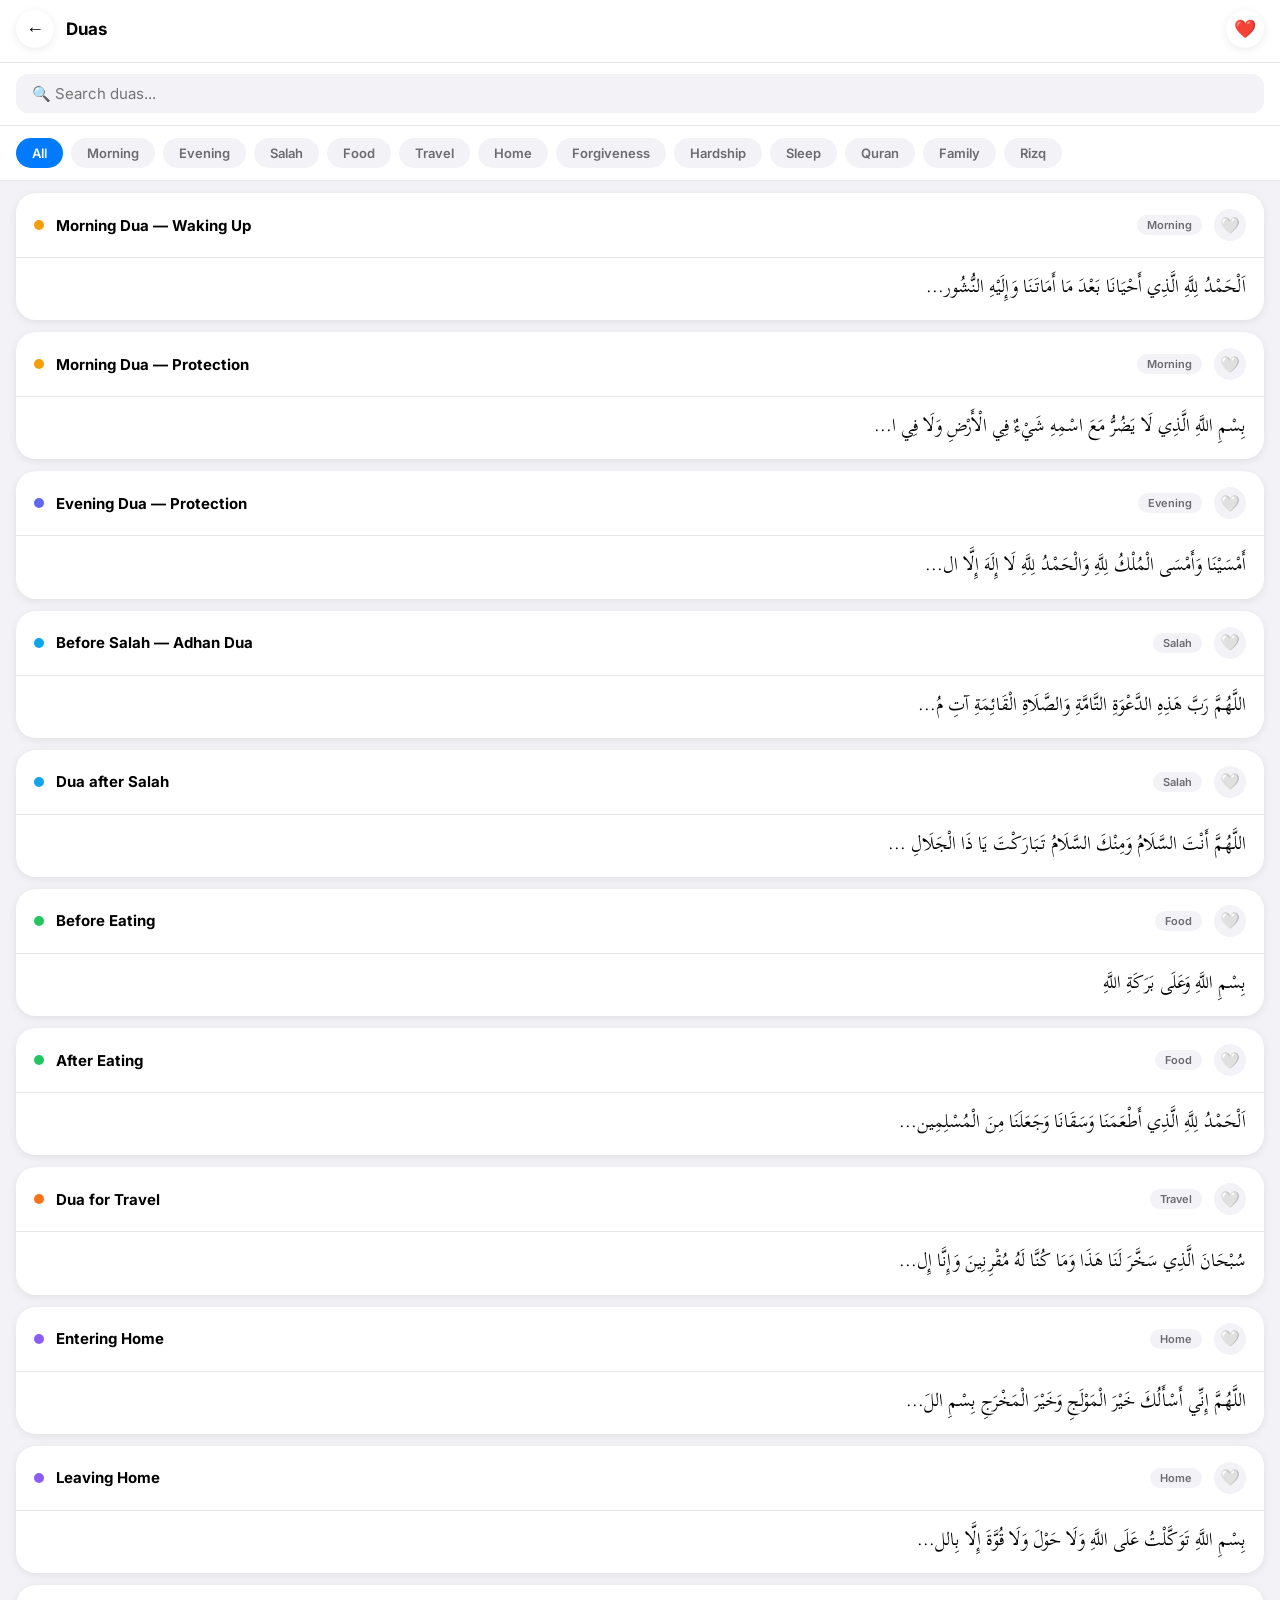
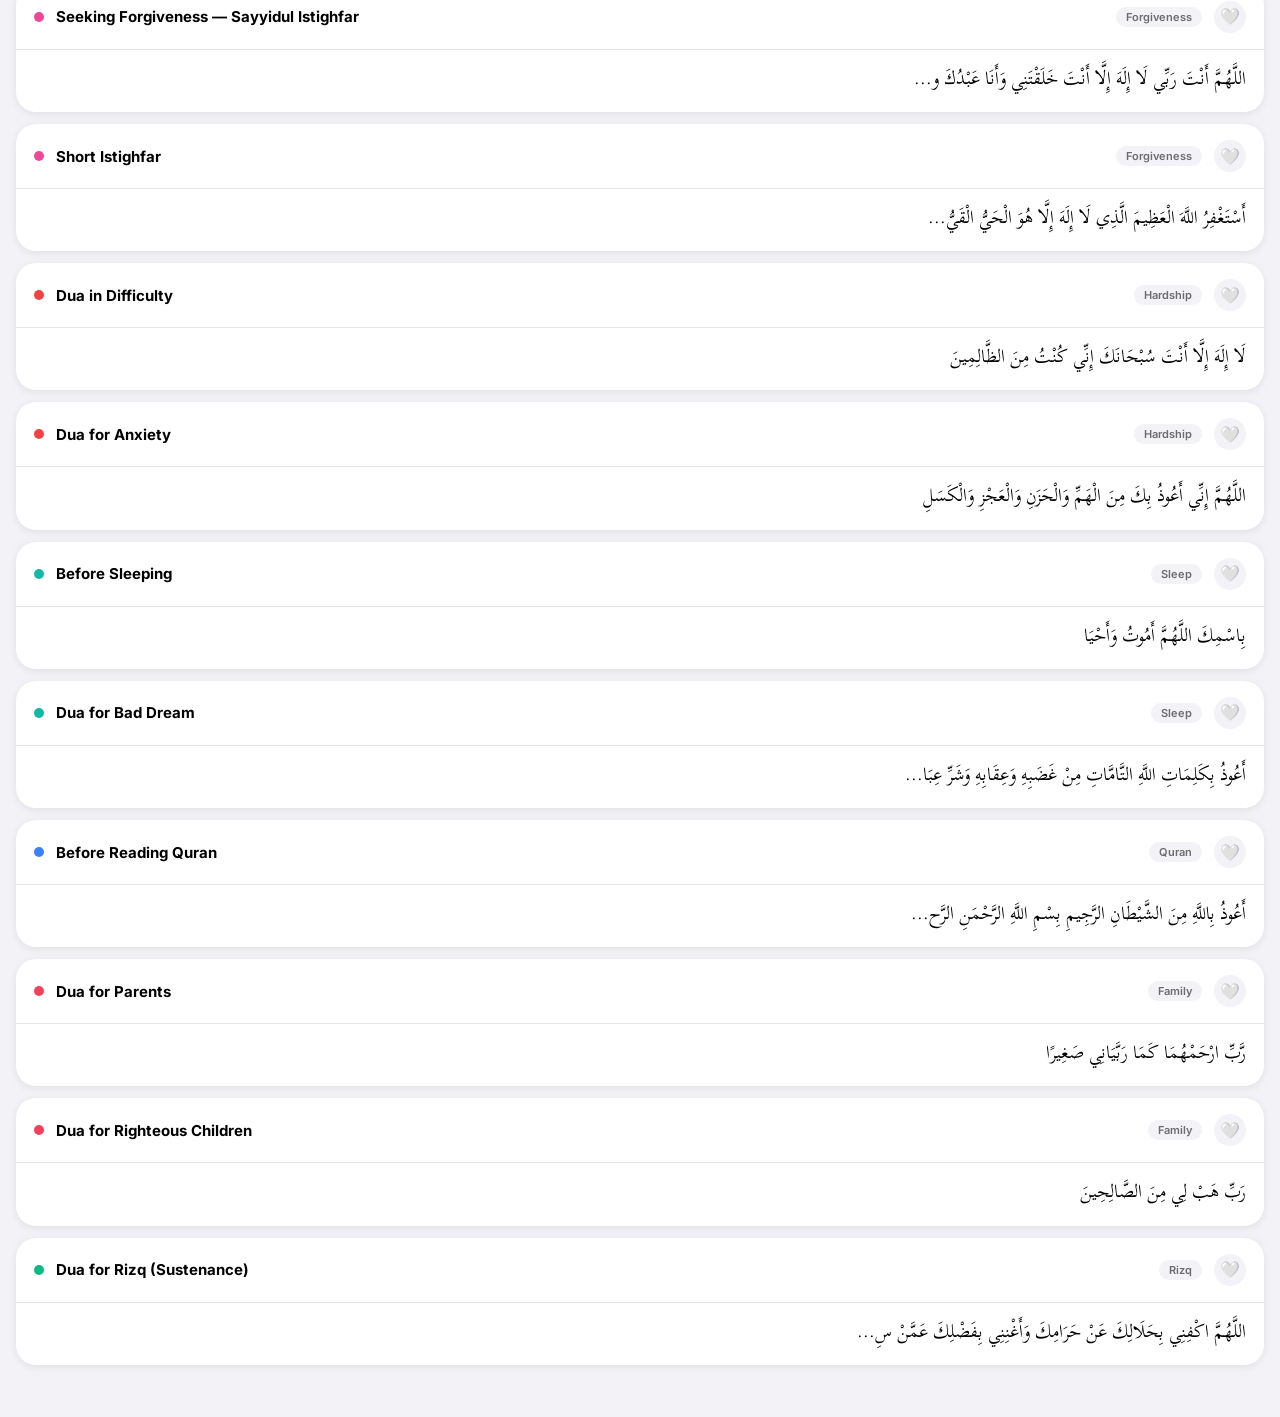
<file: dua.html>
<!DOCTYPE html>
<html lang="en">
<head>
  <meta charset="UTF-8"/>
  <meta name="viewport" content="width=device-width, initial-scale=1.0, viewport-fit=cover"/>
  <meta name="apple-mobile-web-app-capable" content="yes"/>
  <meta name="apple-mobile-web-app-status-bar-style" content="default"/>
  <title>Duas – IbadahHub</title>
  <link rel="stylesheet" href="css/style.css"/>
  <link href="https://fonts.googleapis.com/css2?family=Scheherazade+New:wght@400;700&family=Noto+Nastaliq+Urdu:wght@400;700&family=Inter:wght@400;600;700;800&display=swap" rel="stylesheet"/>
  <style>
    * { margin:0; padding:0; box-sizing:border-box; }
    body { background:var(--bg); min-height:100vh; font-family:'Inter',sans-serif; }

    .view { display:none; }
    .view.active { display:block; }

    /* ══ HEADER ══ */
    .page-header {
      display:flex; align-items:center; gap:12px;
      padding:14px 16px;
      padding-top:calc(env(safe-area-inset-top,16px) + 10px);
      background:white;
      box-shadow:0 1px 0 var(--border);
      position:sticky; top:0; z-index:50;
    }

    .header-title-text { font-size:17px; font-weight:700; flex:1; }

    /* ══ SEARCH BAR ══ */
    .search-bar {
      padding:12px 16px;
      background:white;
      border-bottom:1px solid var(--border);
    }

    .search-input {
      width:100%; padding:10px 16px;
      border-radius:12px; border:none;
      background:var(--bg); font-size:15px;
      font-family:'Inter',sans-serif; outline:none;
      color:var(--text);
    }

    /* ══ CATEGORY TABS ══ */
    .cat-scroll {
      display:flex; gap:8px;
      padding:12px 16px;
      overflow-x:auto; background:white;
      border-bottom:1px solid var(--border);
      -webkit-overflow-scrolling:touch;
      scrollbar-width:none;
    }

    .cat-scroll::-webkit-scrollbar { display:none; }

    .cat-chip {
      padding:7px 16px;
      border-radius:50px; border:none;
      font-size:13px; font-weight:600;
      white-space:nowrap; cursor:pointer;
      transition:all 0.15s;
      font-family:'Inter',sans-serif;
      -webkit-user-select:none; user-select:none;
      background:var(--bg); color:var(--text-secondary);
    }

    .cat-chip.active { background:var(--primary); color:white; }
    .cat-chip:active { opacity:0.8; }

    /* ══ DUA LIST ══ */
    .dua-list { padding:12px 16px; padding-bottom:40px; }

    .dua-card {
      background:white; border-radius:var(--radius-lg);
      box-shadow:var(--shadow); margin-bottom:12px;
      overflow:hidden; cursor:pointer;
      transition:transform 0.15s;
      -webkit-user-select:none; user-select:none;
    }

    .dua-card:active { transform:scale(0.99); }

    .dua-card-header {
      display:flex; align-items:center;
      padding:16px 18px; gap:12px;
    }

    .dua-cat-dot {
      width:10px; height:10px; border-radius:50%;
      flex-shrink:0;
    }

    .dua-title { font-size:15px; font-weight:700; color:var(--text); flex:1; }

    .dua-fav-btn {
      width:32px; height:32px; border-radius:50%;
      border:none; background:var(--bg);
      font-size:16px; cursor:pointer;
      display:flex; align-items:center; justify-content:center;
      transition:all 0.15s; flex-shrink:0;
    }

    .dua-fav-btn.on { background:#fff3e0; }

    .dua-arabic-preview {
      font-family:'Scheherazade New',serif;
      font-size:18px; line-height:1.9;
      text-align:right; direction:rtl;
      color:var(--text); padding:0 18px 16px;
      border-top:1px solid var(--border);
      padding-top:12px;
    }

    .dua-cat-label {
      font-size:11px; font-weight:600;
      color:var(--text-secondary);
      background:var(--bg); border-radius:50px;
      padding:3px 10px; flex-shrink:0;
    }

    /* ══ DUA DETAIL ══ */
    .detail-header {
      display:flex; align-items:center; gap:12px;
      padding:14px 16px;
      padding-top:calc(env(safe-area-inset-top,16px) + 10px);
      background:white;
      box-shadow:0 1px 0 var(--border);
      position:sticky; top:0; z-index:50;
    }

    .detail-content { padding:16px; padding-bottom:40px; }

    .detail-title-card {
      background:linear-gradient(135deg,#1a3a6b,#0d2744);
      border-radius:var(--radius-lg);
      padding:20px; margin-bottom:14px;
      text-align:center;
    }

    .detail-title { font-size:20px; font-weight:800; color:white; margin-bottom:6px; }
    .detail-cat { font-size:13px; color:rgba(255,255,255,0.6); }

    .detail-card {
      background:white; border-radius:var(--radius-lg);
      padding:20px; box-shadow:var(--shadow); margin-bottom:12px;
    }

    .detail-section-label {
      font-size:11px; font-weight:700;
      color:var(--text-secondary);
      text-transform:uppercase; letter-spacing:0.5px;
      margin-bottom:12px;
    }

    .detail-arabic {
      font-family:'Scheherazade New',serif;
      font-size:28px; line-height:2;
      text-align:right; direction:rtl;
      color:var(--text);
    }

    .detail-urdu {
      font-family:'Noto Nastaliq Urdu',serif;
      font-size:16px; line-height:2.4;
      text-align:right; direction:rtl;
      color:var(--text-secondary);
    }

    .detail-english {
      font-size:15px; line-height:1.8;
      color:var(--text-secondary); font-style:italic;
    }

    .detail-reference {
      font-size:12px; color:var(--text-light);
      text-align:center; padding-top:12px;
      border-top:1px solid var(--border);
      font-family:'Scheherazade New',serif;
      direction:rtl;
    }

    .detail-actions {
      display:flex; gap:10px; margin-top:14px;
    }

    .detail-action-btn {
      flex:1; padding:12px;
      border-radius:12px; border:none;
      font-size:14px; font-weight:700;
      cursor:pointer; transition:all 0.15s;
      font-family:'Inter',sans-serif;
      display:flex; align-items:center;
      justify-content:center; gap:6px;
      -webkit-user-select:none; user-select:none;
    }

    .detail-action-btn:active { transform:scale(0.96); }

    /* Empty state */
    .empty-state {
      text-align:center; padding:60px 24px;
    }

    .empty-icon { font-size:52px; margin-bottom:14px; opacity:0.4; }
    .empty-title { font-size:17px; font-weight:700; color:var(--text); margin-bottom:8px; }
    .empty-text { font-size:14px; color:var(--text-secondary); line-height:1.6; }

    /* Toast */
    .toast {
      position:fixed; bottom:30px; left:50%;
      transform:translateX(-50%) translateY(20px);
      background:rgba(28,28,30,0.95); color:white;
      padding:12px 22px; border-radius:50px;
      font-size:14px; font-weight:500; z-index:9999;
      opacity:0; transition:all 0.3s ease;
      white-space:nowrap; pointer-events:none;
    }

    .toast.show { opacity:1; transform:translateX(-50%) translateY(0); }
  </style>
</head>
<body>

<!-- ══ VIEW: DUA LIST ══ -->
<div class="view active" id="view-list">

  <div class="page-header">
    <button class="back-btn" onclick="location.href='more.html'">←</button>
    <div class="header-title-text">Duas</div>
    <button class="back-btn" onclick="showFavorites()" title="Favorites">❤️</button>
  </div>

  <div class="search-bar">
    <input class="search-input" id="search-input"
      placeholder="🔍 Search duas..."
      oninput="filterDuas()"/>
  </div>

  <div class="cat-scroll" id="cat-bar"></div>

  <div class="dua-list" id="dua-list"></div>

</div>

<!-- ══ VIEW: DUA DETAIL ══ -->
<div class="view" id="view-detail" style="min-height:100vh;">

  <div class="detail-header">
    <button class="back-btn" onclick="showView('view-list')">←</button>
    <div class="header-title-text" id="detail-header-title">Dua</div>
    <button class="dua-fav-btn" id="detail-fav-btn" onclick="toggleDetailFav()">🤍</button>
  </div>

  <div class="detail-content">

    <div class="detail-title-card">
      <div class="detail-title" id="d-title">Dua</div>
      <div class="detail-cat" id="d-cat">Category</div>
    </div>

    <div class="detail-card">
      <div class="detail-section-label">Arabic</div>
      <div class="detail-arabic" id="d-arabic"></div>
    </div>

    <div class="detail-card" id="d-urdu-card">
      <div class="detail-section-label">Urdu Translation</div>
      <div class="detail-urdu" id="d-urdu"></div>
    </div>

    <div class="detail-card" id="d-english-card">
      <div class="detail-section-label">English Translation</div>
      <div class="detail-english" id="d-english"></div>
    </div>

    <div class="detail-card" id="d-explanation-card">
      <div class="detail-section-label">Explanation</div>
      <div class="detail-english" id="d-explanation"></div>
      <div class="detail-reference" id="d-reference"></div>
    </div>

    <div class="detail-actions">
      <button class="detail-action-btn" style="background:#e6f9ec; color:var(--green);"
        onclick="copyDua()">📋 Copy</button>
      <button class="detail-action-btn" style="background:#e8f0fe; color:var(--primary);"
        onclick="shareDua()">🔗 Share</button>
    </div>

  </div>
</div>

<!-- TOAST -->
<div class="toast" id="toast"></div>

<script>
// ══════════════════════════════
// DUA DATA
// ══════════════════════════════
const duas = [
  {
    id:1, cat:'Morning',
    title:'Morning Dua — Waking Up',
    arabic:'اَلْحَمْدُ لِلَّهِ الَّذِي أَحْيَانَا بَعْدَ مَا أَمَاتَنَا وَإِلَيْهِ النُّشُورُ',
    urdu:'تمام تعریفیں اللہ کے لیے ہیں جس نے ہمیں موت کے بعد زندہ کیا اور اسی کی طرف اٹھنا ہے۔',
    english:'All praise is for Allah who gave us life after having taken it from us and unto Him is the resurrection.',
    explanation:'Recite this dua immediately upon waking up in the morning.',
    reference:'صحیح البخاری'
  },
  {
    id:2, cat:'Morning',
    title:'Morning Dua — Protection',
    arabic:'بِسْمِ اللَّهِ الَّذِي لَا يَضُرُّ مَعَ اسْمِهِ شَيْءٌ فِي الْأَرْضِ وَلَا فِي السَّمَاءِ وَهُوَ السَّمِيعُ الْعَلِيمُ',
    urdu:'اللہ کے نام کے ساتھ جس کے نام کے ساتھ زمین و آسمان میں کوئی چیز نقصان نہیں دیتی اور وہ سننے والا جاننے والا ہے۔',
    english:'In the name of Allah with whose name nothing can cause harm on earth or in heaven, and He is the All-Hearing, All-Knowing.',
    explanation:'Recite this three times every morning and evening for protection.',
    reference:'سنن ابی داود'
  },
  {
    id:3, cat:'Evening',
    title:'Evening Dua — Protection',
    arabic:'أَمْسَيْنَا وَأَمْسَى الْمُلْكُ لِلَّهِ وَالْحَمْدُ لِلَّهِ لَا إِلَهَ إِلَّا اللَّهُ وَحْدَهُ لَا شَرِيكَ لَهُ',
    urdu:'ہم نے شام کی اور اللہ کی بادشاہی نے شام کی، تمام تعریفیں اللہ کے لیے ہیں، اللہ کے سوا کوئی معبود نہیں وہ اکیلا ہے اس کا کوئی شریک نہیں۔',
    english:'We have reached the evening and at this very time unto Allah belongs all sovereignty, and all praise is for Allah. None has the right to be worshipped except Allah, alone.',
    explanation:'This dua is recited in the evening as an act of remembrance.',
    reference:'صحیح مسلم'
  },
  {
    id:4, cat:'Salah',
    title:'Before Salah — Adhan Dua',
    arabic:'اللَّهُمَّ رَبَّ هَذِهِ الدَّعْوَةِ التَّامَّةِ وَالصَّلَاةِ الْقَائِمَةِ آتِ مُحَمَّدًا الْوَسِيلَةَ وَالْفَضِيلَةَ',
    urdu:'اے اللہ اس کامل دعوت اور قائم ہونے والی نماز کے رب، محمدﷺ کو وسیلہ اور فضیلت عطا فرما۔',
    english:'O Allah, Lord of this perfect call and of the prayer to be offered, grant Muhammad the privilege and also the eminence.',
    explanation:'Recite after hearing the Adhan (call to prayer).',
    reference:'صحیح البخاری'
  },
  {
    id:5, cat:'Salah',
    title:'Dua after Salah',
    arabic:'اللَّهُمَّ أَنْتَ السَّلَامُ وَمِنْكَ السَّلَامُ تَبَارَكْتَ يَا ذَا الْجَلَالِ وَالْإِكْرَامِ',
    urdu:'اے اللہ تو سلامتی ہے اور تجھ ہی سے سلامتی ہے، تو بابرکت ہے اے جلال و اکرام والے۔',
    english:'O Allah, You are Peace and from You comes peace. Blessed are You, O Owner of majesty and honor.',
    explanation:'Recite this immediately after completing the Salah.',
    reference:'صحیح مسلم'
  },
  {
    id:6, cat:'Food',
    title:'Before Eating',
    arabic:'بِسْمِ اللَّهِ وَعَلَى بَرَكَةِ اللَّهِ',
    urdu:'اللہ کے نام کے ساتھ اور اللہ کی برکت کے ساتھ۔',
    english:'In the name of Allah and with the blessings of Allah.',
    explanation:'Say this before starting to eat any food.',
    reference:'سنن ابی داود'
  },
  {
    id:7, cat:'Food',
    title:'After Eating',
    arabic:'اَلْحَمْدُ لِلَّهِ الَّذِي أَطْعَمَنَا وَسَقَانَا وَجَعَلَنَا مِنَ الْمُسْلِمِينَ',
    urdu:'تمام تعریفیں اللہ کے لیے ہیں جس نے ہمیں کھلایا، پلایا اور ہمیں مسلمانوں میں سے بنایا۔',
    english:'All praise is for Allah who fed us and gave us drink and made us Muslims.',
    explanation:'Recite this after finishing your meal.',
    reference:'سنن ابی داود'
  },
  {
    id:8, cat:'Travel',
    title:'Dua for Travel',
    arabic:'سُبْحَانَ الَّذِي سَخَّرَ لَنَا هَذَا وَمَا كُنَّا لَهُ مُقْرِنِينَ وَإِنَّا إِلَى رَبِّنَا لَمُنْقَلِبُونَ',
    urdu:'پاک ہے وہ جس نے ہمارے لیے اسے مسخر کیا اور ہم اسے قابو کرنے والے نہ تھے اور بیشک ہم اپنے رب کی طرف لوٹنے والے ہیں۔',
    english:'Glory be to Him who has subjected this to us, and we could never have it by our efforts, and verily, to our Lord we are to return.',
    explanation:'Recite when mounting or boarding any vehicle or transport.',
    reference:'القرآن 43:13-14'
  },
  {
    id:9, cat:'Home',
    title:'Entering Home',
    arabic:'اللَّهُمَّ إِنِّي أَسْأَلُكَ خَيْرَ الْمَوْلَجِ وَخَيْرَ الْمَخْرَجِ بِسْمِ اللَّهِ وَلَجْنَا وَبِسْمِ اللَّهِ خَرَجْنَا وَعَلَى اللَّهِ رَبِّنَا تَوَكَّلْنَا',
    urdu:'اے اللہ میں تجھ سے داخل ہونے کی بھلائی اور نکلنے کی بھلائی مانگتا ہوں، اللہ کے نام پر داخل ہوئے اور اللہ کے نام پر نکلے اور اللہ پر بھروسہ کیا۔',
    english:'O Allah, I ask You for goodness upon entering and goodness upon leaving. In the name of Allah we enter, in the name of Allah we leave, and upon Allah our Lord we rely.',
    explanation:'Recite upon entering your home.',
    reference:'سنن ابی داود'
  },
  {
    id:10, cat:'Home',
    title:'Leaving Home',
    arabic:'بِسْمِ اللَّهِ تَوَكَّلْتُ عَلَى اللَّهِ وَلَا حَوْلَ وَلَا قُوَّةَ إِلَّا بِاللَّهِ',
    urdu:'اللہ کے نام پر، اللہ پر بھروسہ کیا، اللہ کے بغیر نہ کوئی طاقت ہے نہ قوت۔',
    english:'In the name of Allah, I place my trust in Allah, and there is no might nor power except with Allah.',
    explanation:'Recite when leaving your home for protection throughout the day.',
    reference:'سنن ابی داود'
  },
  {
    id:11, cat:'Forgiveness',
    title:'Seeking Forgiveness — Sayyidul Istighfar',
    arabic:'اللَّهُمَّ أَنْتَ رَبِّي لَا إِلَهَ إِلَّا أَنْتَ خَلَقْتَنِي وَأَنَا عَبْدُكَ وَأَنَا عَلَى عَهْدِكَ وَوَعْدِكَ مَا اسْتَطَعْتُ',
    urdu:'اے اللہ تو میرا رب ہے، تیرے سوا کوئی معبود نہیں، تو نے مجھے پیدا کیا اور میں تیرا بندہ ہوں اور میں اپنی طاقت کے مطابق تیرے عہد و وعدے پر قائم ہوں۔',
    english:'O Allah, You are my Lord, none has the right to be worshipped except You. You created me and I am your servant and I abide by your covenant and promise as best I can.',
    explanation:'The master of supplications for forgiveness. Recite in morning and evening.',
    reference:'صحیح البخاری'
  },
  {
    id:12, cat:'Forgiveness',
    title:'Short Istighfar',
    arabic:'أَسْتَغْفِرُ اللَّهَ الْعَظِيمَ الَّذِي لَا إِلَهَ إِلَّا هُوَ الْحَيُّ الْقَيُّومُ وَأَتُوبُ إِلَيْهِ',
    urdu:'میں اللہ عظیم سے مغفرت مانگتا ہوں جس کے سوا کوئی معبود نہیں، وہ زندہ قائم رہنے والا ہے، اور میں اس کی طرف توبہ کرتا ہوں۔',
    english:'I seek forgiveness from Allah the Magnificent, beside whom there is no deity, the Ever-Living, the Sustainer, and I repent to Him.',
    explanation:'Recite this dua for seeking forgiveness from Allah.',
    reference:'سنن الترمذی'
  },
  {
    id:13, cat:'Hardship',
    title:'Dua in Difficulty',
    arabic:'لَا إِلَهَ إِلَّا أَنْتَ سُبْحَانَكَ إِنِّي كُنْتُ مِنَ الظَّالِمِينَ',
    urdu:'تیرے سوا کوئی معبود نہیں، تو پاک ہے، بیشک میں ظالموں میں سے تھا۔',
    english:'There is none worthy of worship except You, glory be to You. Indeed, I have been of the wrongdoers.',
    explanation:'The dua of Prophet Yunus (AS) when he was in the belly of the whale. Highly effective in times of hardship.',
    reference:'القرآن 21:87'
  },
  {
    id:14, cat:'Hardship',
    title:'Dua for Anxiety',
    arabic:'اللَّهُمَّ إِنِّي أَعُوذُ بِكَ مِنَ الْهَمِّ وَالْحَزَنِ وَالْعَجْزِ وَالْكَسَلِ',
    urdu:'اے اللہ میں تیری پناہ مانگتا ہوں غم، حزن، عاجزی اور سستی سے۔',
    english:'O Allah, I seek refuge in you from worry and grief, from helplessness and laziness.',
    explanation:'Recite when feeling anxious, worried, or distressed.',
    reference:'صحیح البخاری'
  },
  {
    id:15, cat:'Sleep',
    title:'Before Sleeping',
    arabic:'بِاسْمِكَ اللَّهُمَّ أَمُوتُ وَأَحْيَا',
    urdu:'اے اللہ تیرے نام پر مرتا اور جیتا ہوں۔',
    english:'In Your name O Allah, I die and I live.',
    explanation:'Recite before going to sleep every night.',
    reference:'صحیح البخاری'
  },
  {
    id:16, cat:'Sleep',
    title:'Dua for Bad Dream',
    arabic:'أَعُوذُ بِكَلِمَاتِ اللَّهِ التَّامَّاتِ مِنْ غَضَبِهِ وَعِقَابِهِ وَشَرِّ عِبَادِهِ وَمِنْ هَمَزَاتِ الشَّيَاطِينِ',
    urdu:'میں اللہ کے کامل کلمات کی پناہ لیتا ہوں اس کے غضب، سزا، اس کے بندوں کی برائی اور شیطانوں کے وسوسوں سے۔',
    english:'I seek refuge in the perfect words of Allah from His anger and punishment, from the evil of His servants and from the madness of devils.',
    explanation:'Recite upon waking from a bad dream and spit to your left three times.',
    reference:'سنن ابی داود'
  },
  {
    id:17, cat:'Quran',
    title:'Before Reading Quran',
    arabic:'أَعُوذُ بِاللَّهِ مِنَ الشَّيْطَانِ الرَّجِيمِ بِسْمِ اللَّهِ الرَّحْمَنِ الرَّحِيمِ',
    urdu:'میں شیطان مردود سے اللہ کی پناہ لیتا ہوں، اللہ کے نام سے جو بڑا مہربان نہایت رحم والا ہے۔',
    english:'I seek refuge with Allah from the accursed devil. In the name of Allah, the Most Gracious, the Most Merciful.',
    explanation:'Always recite this before beginning to read the Quran.',
    reference:'القرآن 16:98'
  },
  {
    id:18, cat:'Family',
    title:'Dua for Parents',
    arabic:'رَّبِّ ارْحَمْهُمَا كَمَا رَبَّيَانِي صَغِيرًا',
    urdu:'اے میرے رب ان دونوں پر رحم فرما جیسا انہوں نے مجھے بچپن میں پالا۔',
    english:'My Lord, have mercy upon them as they brought me up when I was small.',
    explanation:'Recite this dua for your parents after every prayer.',
    reference:'القرآن 17:24'
  },
  {
    id:19, cat:'Family',
    title:'Dua for Righteous Children',
    arabic:'رَبِّ هَبْ لِي مِنَ الصَّالِحِينَ',
    urdu:'اے میرے رب مجھے نیک اولاد عطا فرما۔',
    english:'My Lord, grant me from the righteous.',
    explanation:'The dua of Prophet Ibrahim (AS) asking for righteous children.',
    reference:'القرآن 37:100'
  },
  {
    id:20, cat:'Rizq',
    title:'Dua for Rizq (Sustenance)',
    arabic:'اللَّهُمَّ اكْفِنِي بِحَلَالِكَ عَنْ حَرَامِكَ وَأَغْنِنِي بِفَضْلِكَ عَمَّنْ سِوَاكَ',
    urdu:'اے اللہ مجھے اپنے حلال سے حرام سے بے نیاز کر دے اور اپنے فضل سے مجھے اپنے سوا سب سے غنی کر دے۔',
    english:'O Allah, suffice me with what You have allowed instead of what You have forbidden, and make me independent of all others besides You.',
    explanation:'A powerful dua for halal provision and financial ease.',
    reference:'سنن الترمذی'
  }
];

// ══════════════════════════════
// STATE
// ══════════════════════════════
const categories = ['All', ...new Set(duas.map(d => d.cat))];
let currentCat = 'All';
let currentDuaId = null;
let searchQuery = '';

// ══════════════════════════════
// VIEW MANAGEMENT
// ══════════════════════════════
function showView(id) {
  document.querySelectorAll('.view').forEach(v => v.classList.remove('active'));
  document.getElementById(id).classList.add('active');
  window.scrollTo(0,0);
}

// ══════════════════════════════
// RENDER CATEGORIES
// ══════════════════════════════
function renderCats() {
  const bar = document.getElementById('cat-bar');
  bar.innerHTML = categories.map(c => `
    <button class="cat-chip ${c === currentCat ? 'active' : ''}"
      onclick="selectCat('${c}')">${c}</button>
  `).join('');
}

function selectCat(cat) {
  currentCat = cat;
  renderCats();
  renderDuas();
}

// ══════════════════════════════
// RENDER DUAS
// ══════════════════════════════
const catColors = {
  Morning:'#f59e0b', Evening:'#6366f1', Salah:'#0ea5e9',
  Food:'#22c55e', Travel:'#f97316', Home:'#8b5cf6',
  Forgiveness:'#ec4899', Hardship:'#ef4444',
  Sleep:'#14b8a6', Quran:'#3b82f6', Family:'#f43f5e', Rizq:'#10b981'
};

function renderDuas() {
  const favs = getFavs();
  let filtered = duas;

  if (currentCat !== 'All') {
    filtered = filtered.filter(d => d.cat === currentCat);
  }

  if (searchQuery) {
    const q = searchQuery.toLowerCase();
    filtered = filtered.filter(d =>
      d.title.toLowerCase().includes(q) ||
      d.urdu.includes(q) ||
      d.english.toLowerCase().includes(q)
    );
  }

  const container = document.getElementById('dua-list');

  if (filtered.length === 0) {
    container.innerHTML = `
      <div class="empty-state">
        <div class="empty-icon">🤲</div>
        <div class="empty-title">No duas found</div>
        <div class="empty-text">Try a different search or category</div>
      </div>`;
    return;
  }

  container.innerHTML = filtered.map(d => `
    <div class="dua-card" onclick="openDua(${d.id})">
      <div class="dua-card-header">
        <div class="dua-cat-dot" style="background:${catColors[d.cat] || '#888'}"></div>
        <div class="dua-title">${d.title}</div>
        <div class="dua-cat-label">${d.cat}</div>
        <button class="dua-fav-btn ${favs.includes(d.id) ? 'on' : ''}"
          id="fav-${d.id}"
          onclick="event.stopPropagation(); toggleFav(${d.id})">
          ${favs.includes(d.id) ? '❤️' : '🤍'}
        </button>
      </div>
      <div class="dua-arabic-preview">${d.arabic.substring(0, 80)}${d.arabic.length > 80 ? '...' : ''}</div>
    </div>
  `).join('');
}

function filterDuas() {
  searchQuery = document.getElementById('search-input').value;
  renderDuas();
}

// ══════════════════════════════
// OPEN DUA DETAIL
// ══════════════════════════════
function openDua(id) {
  const d = duas.find(x => x.id === id);
  if (!d) return;
  currentDuaId = id;

  document.getElementById('detail-header-title').textContent = d.title;
  document.getElementById('d-title').textContent   = d.title;
  document.getElementById('d-cat').textContent     = d.cat;
  document.getElementById('d-arabic').textContent  = d.arabic;
  document.getElementById('d-urdu').textContent    = d.urdu;
  document.getElementById('d-english').textContent = d.english;
  document.getElementById('d-explanation').textContent = d.explanation || '';
  document.getElementById('d-reference').textContent   = d.reference || '';

  // Hide empty sections
  document.getElementById('d-urdu-card').style.display    = d.urdu ? 'block' : 'none';
  document.getElementById('d-english-card').style.display = d.english ? 'block' : 'none';
  document.getElementById('d-explanation-card').style.display = (d.explanation || d.reference) ? 'block' : 'none';

  // Fav button
  const favs = getFavs();
  const favBtn = document.getElementById('detail-fav-btn');
  favBtn.textContent = favs.includes(id) ? '❤️' : '🤍';

  showView('view-detail');
}

// ══════════════════════════════
// FAVORITES
// ══════════════════════════════
function getFavs() {
  return JSON.parse(localStorage.getItem('duaFavorites') || '[]');
}

function toggleFav(id) {
  let favs = getFavs();
  const idx = favs.indexOf(id);
  if (idx === -1) {
    favs.push(id);
    showToast('❤️ Added to favorites');
  } else {
    favs.splice(idx, 1);
    showToast('Removed from favorites');
  }
  localStorage.setItem('duaFavorites', JSON.stringify(favs));

  // Update buttons
  const btn = document.getElementById('fav-' + id);
  if (btn) {
    btn.textContent = favs.includes(id) ? '❤️' : '🤍';
    btn.classList.toggle('on', favs.includes(id));
  }
}

function toggleDetailFav() {
  if (!currentDuaId) return;
  toggleFav(currentDuaId);
  const favs = getFavs();
  document.getElementById('detail-fav-btn').textContent = favs.includes(currentDuaId) ? '❤️' : '🤍';
}

function showFavorites() {
  currentCat = 'All';
  searchQuery = '';
  document.getElementById('search-input').value = '';
  const favs = getFavs();

  const container = document.getElementById('dua-list');

  if (favs.length === 0) {
    renderCats();
    container.innerHTML = `
      <div class="empty-state">
        <div class="empty-icon">🤍</div>
        <div class="empty-title">No Favorites Yet</div>
        <div class="empty-text">Tap the 🤍 heart icon on any dua to save it here.</div>
      </div>`;
    return;
  }

  const favDuas = duas.filter(d => favs.includes(d.id));
  renderCats();

  container.innerHTML = `
    <div style="padding:8px 0 4px; font-size:13px; font-weight:700; color:var(--text-secondary); text-transform:uppercase; letter-spacing:0.5px;">
      ❤️ Favorites (${favDuas.length})
    </div>
  ` + favDuas.map(d => `
    <div class="dua-card" onclick="openDua(${d.id})">
      <div class="dua-card-header">
        <div class="dua-cat-dot" style="background:${catColors[d.cat] || '#888'}"></div>
        <div class="dua-title">${d.title}</div>
        <div class="dua-cat-label">${d.cat}</div>
        <button class="dua-fav-btn on" onclick="event.stopPropagation(); toggleFav(${d.id})">❤️</button>
      </div>
      <div class="dua-arabic-preview">${d.arabic.substring(0,80)}...</div>
    </div>
  `).join('');
}

// ══════════════════════════════
// COPY & SHARE
// ══════════════════════════════
function copyDua() {
  const d = duas.find(x => x.id === currentDuaId);
  if (!d) return;
  const text = `${d.title}\n\n${d.arabic}\n\n${d.urdu}\n\n${d.english}\n\n${d.reference}`;
  if (navigator.clipboard) {
    navigator.clipboard.writeText(text).then(() => showToast('📋 Copied to clipboard!'));
  } else {
    showToast('Copy not supported on this device');
  }
}

function shareDua() {
  const d = duas.find(x => x.id === currentDuaId);
  if (!d) return;
  const text = `${d.title}\n\n${d.arabic}\n\n${d.english}`;
  if (navigator.share) {
    navigator.share({ title: d.title, text: text });
  } else {
    copyDua();
  }
}

// ══════════════════════════════
// TOAST
// ══════════════════════════════
function showToast(msg) {
  const t = document.getElementById('toast');
  t.textContent = msg;
  t.classList.add('show');
  setTimeout(() => t.classList.remove('show'), 2500);
}

// ══════════════════════════════
// INIT
// ══════════════════════════════
renderCats();
renderDuas();
</script>
</body>
</html>
</file>
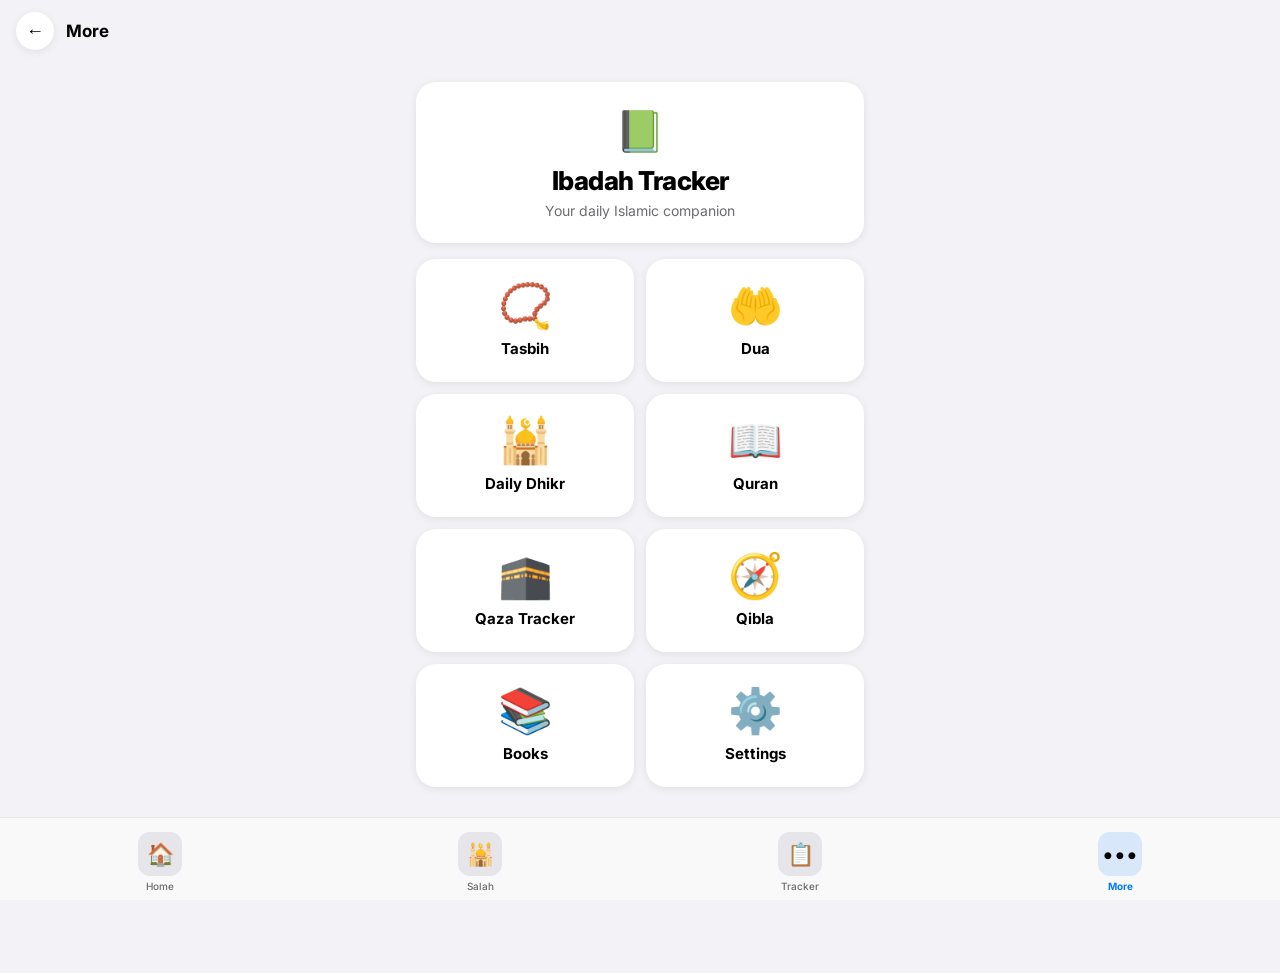
<file: more.html>
<!DOCTYPE html>
<html lang="en">
<head>
  <meta charset="UTF-8"/>
  <meta name="viewport" content="width=device-width, initial-scale=1.0, viewport-fit=cover"/>
  <meta name="apple-mobile-web-app-capable" content="yes"/>
  <meta name="apple-mobile-web-app-status-bar-style" content="default"/>
  <title>More – IbadahHub</title>
  <link rel="stylesheet" href="css/style.css"/>
  <style>
    body { padding-bottom: var(--navbar-height); }

    .more-header {
      padding: 16px;
      padding-top: calc(env(safe-area-inset-top, 16px) + 12px);
      background: var(--bg);
    }

    /* Title card */
    .title-card {
      background: white;
      border-radius: var(--radius-lg);
      padding: 24px 20px;
      text-align: center;
      box-shadow: var(--shadow);
      margin-bottom: 16px;
    }

    .title-card-icon { font-size: 40px; margin-bottom: 10px; }
    .title-card-name {
      font-size: 26px;
      font-weight: 800;
      color: var(--text);
      letter-spacing: -0.5px;
      margin-bottom: 6px;
    }
    .title-card-sub {
      font-size: 14px;
      color: var(--text-secondary);
    }

    /* Grid */
    .more-grid {
      display: grid;
      grid-template-columns: 1fr 1fr;
      gap: 12px;
    }

    .more-card {
      background: white;
      border-radius: var(--radius-lg);
      padding: 24px 16px;
      display: flex;
      flex-direction: column;
      align-items: center;
      justify-content: center;
      gap: 12px;
      cursor: pointer;
      box-shadow: var(--shadow);
      transition: transform 0.15s ease;
      -webkit-user-select: none;
      user-select: none;
      min-height: 120px;
    }

    .more-card:active {
      transform: scale(0.94);
    }

    .more-card-icon { font-size: 44px; line-height: 1; }
    .more-card-title {
      font-size: 15px;
      font-weight: 700;
      color: var(--text);
      text-align: center;
    }
  </style>
</head>
<body>

<!-- HEADER -->
<div class="more-header">
  <div style="display:flex; align-items:center; gap:12px; margin-bottom:16px;">
    <button class="back-btn" onclick="location.href='index.html'">←</button>
    <div style="font-size:17px; font-weight:700;">More</div>
  </div>
</div>

<!-- CONTENT -->
<div class="content content-with-navbar" style="padding-top:0;">

  <!-- Title Card -->
  <div class="title-card">
    <div class="title-card-icon">📗</div>
    <div class="title-card-name">Ibadah Tracker</div>
    <div class="title-card-sub">Your daily Islamic companion</div>
  </div>

  <!-- Grid -->
  <div class="more-grid">

    <div class="more-card" onclick="location.href='tasbih.html'">
      <div class="more-card-icon">📿</div>
      <div class="more-card-title">Tasbih</div>
    </div>

    <div class="more-card" onclick="location.href='dua.html'">
      <div class="more-card-icon">🤲</div>
      <div class="more-card-title">Dua</div>
    </div>

    <div class="more-card" onclick="location.href='azkar.html'">
      <div class="more-card-icon">🕌</div>
      <div class="more-card-title">Daily Dhikr</div>
    </div>

    <div class="more-card" onclick="location.href='quran.html'">
      <div class="more-card-icon">📖</div>
      <div class="more-card-title">Quran</div>
    </div>

    <div class="more-card" onclick="location.href='qaza.html'">
      <div class="more-card-icon">🕋</div>
      <div class="more-card-title">Qaza Tracker</div>
    </div>

    <div class="more-card" onclick="location.href='qibla.html'">
      <div class="more-card-icon">🧭</div>
      <div class="more-card-title">Qibla</div>
    </div>

    <div class="more-card" onclick="location.href='books.html'">
      <div class="more-card-icon">📚</div>
      <div class="more-card-title">Books</div>
    </div>

    <div class="more-card" onclick="location.href='settings.html'">
      <div class="more-card-icon">⚙️</div>
      <div class="more-card-title">Settings</div>
    </div>

  </div>

</div>

<!-- BOTTOM NAVBAR -->
<nav class="navbar">
  <div class="nav-item" onclick="location.href='index.html'">
    <div class="nav-icon-box">🏠</div>
    <div class="nav-label">Home</div>
  </div>
  <div class="nav-item" onclick="location.href='salah.html'">
    <div class="nav-icon-box">🕌</div>
    <div class="nav-label">Salah</div>
  </div>
  <div class="nav-item" onclick="location.href='tracker.html'">
    <div class="nav-icon-box">📋</div>
    <div class="nav-label">Tracker</div>
  </div>
  <div class="nav-item active" onclick="location.href='more.html'">
    <div class="nav-icon-box">•••</div>
    <div class="nav-label">More</div>
  </div>
</nav>

</body>
</html>
</file>
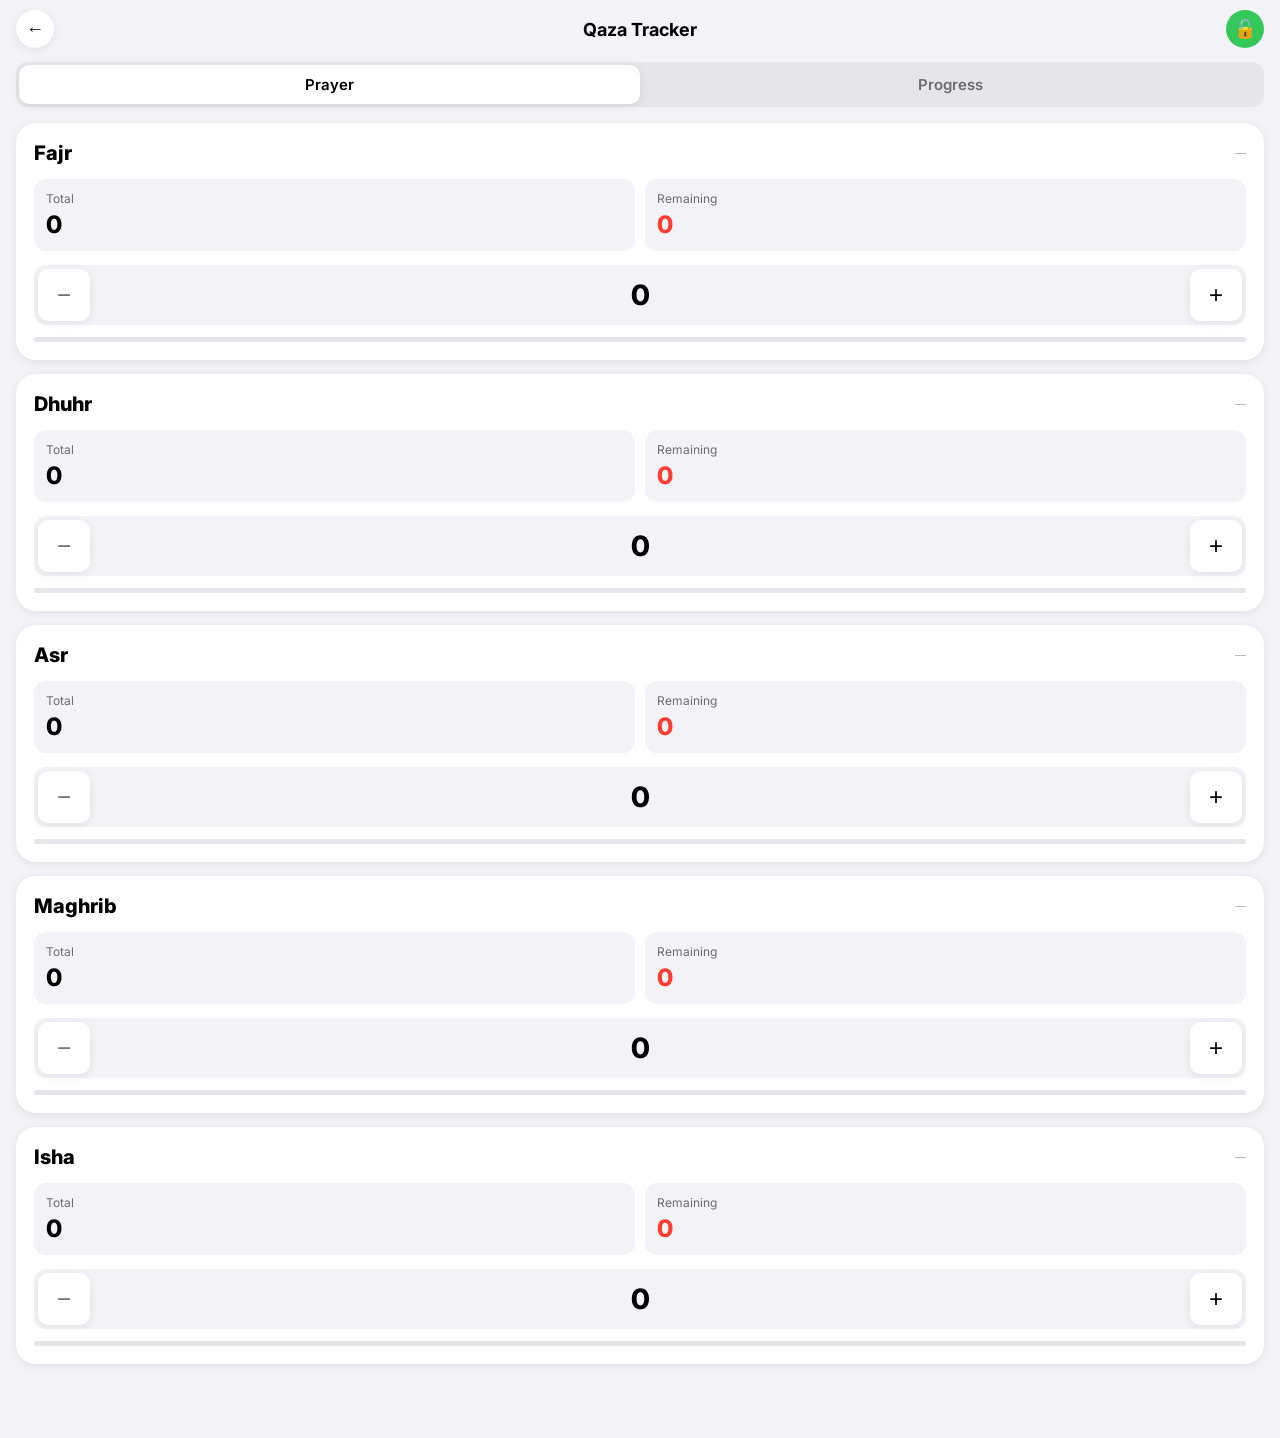
<file: qaza.html>
<!DOCTYPE html>
<html lang="en">
<head>
  <meta charset="UTF-8"/>
  <meta name="viewport" content="width=device-width, initial-scale=1.0, viewport-fit=cover"/>
  <meta name="apple-mobile-web-app-capable" content="yes"/>
  <meta name="apple-mobile-web-app-status-bar-style" content="default"/>
  <title>Qaza Tracker – IbadahHub</title>
  <link rel="stylesheet" href="css/style.css"/>
  <style>
    body { padding-bottom: 40px; }

    .qaza-header {
      display: flex;
      align-items: center;
      justify-content: space-between;
      padding: 14px 16px;
      padding-top: calc(env(safe-area-inset-top, 16px) + 10px);
      background: var(--bg);
    }

    .qaza-header-title {
      font-size: 18px;
      font-weight: 700;
      color: var(--text);
      text-align: center;
      flex: 1;
    }

    .lock-btn {
      width: 38px;
      height: 38px;
      border-radius: 50%;
      border: none;
      display: flex;
      align-items: center;
      justify-content: center;
      font-size: 18px;
      cursor: pointer;
      transition: transform 0.15s;
    }

    .lock-btn:active { transform: scale(0.9); }
    .lock-btn.locked { background: var(--red); }
    .lock-btn.unlocked { background: var(--green); }

    /* Tab bar */
    .qaza-tabs {
      display: flex;
      background: var(--border);
      border-radius: 12px;
      padding: 3px;
      margin: 0 16px 16px;
    }

    .qaza-tab {
      flex: 1;
      padding: 10px;
      border-radius: 10px;
      border: none;
      background: transparent;
      font-size: 15px;
      font-weight: 600;
      color: var(--text-secondary);
      cursor: pointer;
      transition: all 0.2s ease;
      font-family: 'Inter', sans-serif;
    }

    .qaza-tab.active {
      background: white;
      color: var(--text);
      box-shadow: var(--shadow);
    }

    /* Prayer card */
    .prayer-card {
      background: white;
      border-radius: var(--radius-lg);
      padding: 18px;
      box-shadow: var(--shadow);
      margin: 0 16px 14px;
    }

    .prayer-card-header {
      display: flex;
      align-items: center;
      justify-content: space-between;
      margin-bottom: 14px;
    }

    .prayer-card-name {
      font-size: 20px;
      font-weight: 800;
      color: var(--text);
    }

    .prayer-card-date {
      font-size: 11px;
      color: var(--text-light);
    }

    .prayer-totals {
      display: grid;
      grid-template-columns: 1fr 1fr;
      gap: 10px;
      margin-bottom: 14px;
    }

    .prayer-total-box {
      background: var(--bg);
      border-radius: 12px;
      padding: 12px;
    }

    .prayer-total-label {
      font-size: 12px;
      color: var(--text-secondary);
      margin-bottom: 4px;
    }

    .prayer-total-num {
      font-size: 24px;
      font-weight: 800;
      color: var(--text);
    }

    .prayer-total-num.remaining {
      color: var(--red);
    }

    /* Counter row */
    .counter-row {
      background: var(--bg);
      border-radius: 12px;
      padding: 4px;
      display: flex;
      align-items: center;
      justify-content: space-between;
      margin-bottom: 12px;
    }

    .counter-btn {
      width: 52px;
      height: 52px;
      border-radius: 10px;
      border: none;
      background: white;
      font-size: 24px;
      font-weight: 300;
      color: var(--text-secondary);
      cursor: pointer;
      display: flex;
      align-items: center;
      justify-content: center;
      transition: all 0.15s ease;
      box-shadow: var(--shadow);
      -webkit-user-select: none;
      user-select: none;
    }

    .counter-btn:active {
      transform: scale(0.9);
      background: var(--bg);
    }

    .counter-btn.plus {
      color: var(--text);
    }

    .counter-mid {
      font-size: 28px;
      font-weight: 800;
      color: var(--text);
      min-width: 60px;
      text-align: center;
    }

    /* Progress bar */
    .qaza-progress {
      height: 5px;
      background: var(--border);
      border-radius: 50px;
      overflow: hidden;
    }

    .qaza-progress-fill {
      height: 100%;
      border-radius: 50px;
      background: var(--red);
      transition: width 0.4s ease;
    }

    /* Progress tab */
    .progress-section {
      margin: 0 16px;
    }

    .progress-card {
      background: white;
      border-radius: var(--radius-lg);
      padding: 20px;
      box-shadow: var(--shadow);
      margin-bottom: 14px;
    }

    .progress-card-title {
      font-size: 16px;
      font-weight: 700;
      margin-bottom: 16px;
      display: flex;
      align-items: center;
      gap: 8px;
    }

    .progress-row {
      display: flex;
      align-items: center;
      justify-content: space-between;
      margin-bottom: 10px;
    }

    .progress-row-name {
      font-size: 14px;
      font-weight: 600;
      color: var(--text);
      width: 80px;
    }

    .progress-row-bar {
      flex: 1;
      height: 8px;
      background: var(--border);
      border-radius: 50px;
      overflow: hidden;
      margin: 0 12px;
    }

    .progress-row-fill {
      height: 100%;
      border-radius: 50px;
      background: var(--red);
      transition: width 0.4s ease;
    }

    .progress-row-num {
      font-size: 13px;
      font-weight: 700;
      color: var(--text-secondary);
      width: 50px;
      text-align: right;
    }

    .total-summary {
      background: linear-gradient(135deg, #0d1b3e, #1a3a6b);
      border-radius: var(--radius-lg);
      padding: 20px;
      color: white;
      margin-bottom: 14px;
    }

    .total-summary-title {
      font-size: 14px;
      font-weight: 600;
      opacity: 0.7;
      margin-bottom: 12px;
      text-transform: uppercase;
      letter-spacing: 0.5px;
    }

    .total-summary-grid {
      display: grid;
      grid-template-columns: 1fr 1fr;
      gap: 12px;
    }

    .total-summary-item {
      background: rgba(255,255,255,0.1);
      border-radius: 12px;
      padding: 14px;
    }

    .total-summary-label {
      font-size: 12px;
      opacity: 0.7;
      margin-bottom: 4px;
    }

    .total-summary-num {
      font-size: 24px;
      font-weight: 800;
    }
  </style>
</head>
<body>

<!-- HEADER -->
<div class="qaza-header">
  <button class="back-btn" onclick="location.href='more.html'">←</button>
  <div class="qaza-header-title">Qaza Tracker</div>
  <button class="lock-btn locked" id="lock-btn" onclick="toggleLock()">🔒</button>
</div>

<!-- TABS -->
<div class="qaza-tabs">
  <button class="qaza-tab active" id="tab-prayer" onclick="showTab('prayer')">Prayer</button>
  <button class="qaza-tab" id="tab-progress" onclick="showTab('progress')">Progress</button>
</div>

<!-- PRAYER TAB -->
<div id="view-prayer">

  <!-- Fajr -->
  <div class="prayer-card">
    <div class="prayer-card-header">
      <div class="prayer-card-name">Fajr</div>
      <div class="prayer-card-date" id="date-fajr">—</div>
    </div>
    <div class="prayer-totals">
      <div class="prayer-total-box">
        <div class="prayer-total-label">Total</div>
        <div class="prayer-total-num" id="total-fajr">0</div>
      </div>
      <div class="prayer-total-box">
        <div class="prayer-total-label">Remaining</div>
        <div class="prayer-total-num remaining" id="remaining-fajr">0</div>
      </div>
    </div>
    <div class="counter-row">
      <button class="counter-btn" onclick="adjust('fajr', -1)">−</button>
      <div class="counter-mid" id="today-fajr">0</div>
      <button class="counter-btn plus" onclick="adjust('fajr', 1)">+</button>
    </div>
    <div class="qaza-progress">
      <div class="qaza-progress-fill" id="prog-fajr" style="width:100%"></div>
    </div>
  </div>

  <!-- Dhuhr -->
  <div class="prayer-card">
    <div class="prayer-card-header">
      <div class="prayer-card-name">Dhuhr</div>
      <div class="prayer-card-date" id="date-dhuhr">—</div>
    </div>
    <div class="prayer-totals">
      <div class="prayer-total-box">
        <div class="prayer-total-label">Total</div>
        <div class="prayer-total-num" id="total-dhuhr">0</div>
      </div>
      <div class="prayer-total-box">
        <div class="prayer-total-label">Remaining</div>
        <div class="prayer-total-num remaining" id="remaining-dhuhr">0</div>
      </div>
    </div>
    <div class="counter-row">
      <button class="counter-btn" onclick="adjust('dhuhr', -1)">−</button>
      <div class="counter-mid" id="today-dhuhr">0</div>
      <button class="counter-btn plus" onclick="adjust('dhuhr', 1)">+</button>
    </div>
    <div class="qaza-progress">
      <div class="qaza-progress-fill" id="prog-dhuhr" style="width:100%"></div>
    </div>
  </div>

  <!-- Asr -->
  <div class="prayer-card">
    <div class="prayer-card-header">
      <div class="prayer-card-name">Asr</div>
      <div class="prayer-card-date" id="date-asr">—</div>
    </div>
    <div class="prayer-totals">
      <div class="prayer-total-box">
        <div class="prayer-total-label">Total</div>
        <div class="prayer-total-num" id="total-asr">0</div>
      </div>
      <div class="prayer-total-box">
        <div class="prayer-total-label">Remaining</div>
        <div class="prayer-total-num remaining" id="remaining-asr">0</div>
      </div>
    </div>
    <div class="counter-row">
      <button class="counter-btn" onclick="adjust('asr', -1)">−</button>
      <div class="counter-mid" id="today-asr">0</div>
      <button class="counter-btn plus" onclick="adjust('asr', 1)">+</button>
    </div>
    <div class="qaza-progress">
      <div class="qaza-progress-fill" id="prog-asr" style="width:100%"></div>
    </div>
  </div>

  <!-- Maghrib -->
  <div class="prayer-card">
    <div class="prayer-card-header">
      <div class="prayer-card-name">Maghrib</div>
      <div class="prayer-card-date" id="date-maghrib">—</div>
    </div>
    <div class="prayer-totals">
      <div class="prayer-total-box">
        <div class="prayer-total-label">Total</div>
        <div class="prayer-total-num" id="total-maghrib">0</div>
      </div>
      <div class="prayer-total-box">
        <div class="prayer-total-label">Remaining</div>
        <div class="prayer-total-num remaining" id="remaining-maghrib">0</div>
      </div>
    </div>
    <div class="counter-row">
      <button class="counter-btn" onclick="adjust('maghrib', -1)">−</button>
      <div class="counter-mid" id="today-maghrib">0</div>
      <button class="counter-btn plus" onclick="adjust('maghrib', 1)">+</button>
    </div>
    <div class="qaza-progress">
      <div class="qaza-progress-fill" id="prog-maghrib" style="width:100%"></div>
    </div>
  </div>

  <!-- Isha -->
  <div class="prayer-card">
    <div class="prayer-card-header">
      <div class="prayer-card-name">Isha</div>
      <div class="prayer-card-date" id="date-isha">—</div>
    </div>
    <div class="prayer-totals">
      <div class="prayer-total-box">
        <div class="prayer-total-label">Total</div>
        <div class="prayer-total-num" id="total-isha">0</div>
      </div>
      <div class="prayer-total-box">
        <div class="prayer-total-label">Remaining</div>
        <div class="prayer-total-num remaining" id="remaining-isha">0</div>
      </div>
    </div>
    <div class="counter-row">
      <button class="counter-btn" onclick="adjust('isha', -1)">−</button>
      <div class="counter-mid" id="today-isha">0</div>
      <button class="counter-btn plus" onclick="adjust('isha', 1)">+</button>
    </div>
    <div class="qaza-progress">
      <div class="qaza-progress-fill" id="prog-isha" style="width:100%"></div>
    </div>
  </div>

  <div style="height:20px;"></div>
</div>

<!-- PROGRESS TAB -->
<div id="view-progress" class="hidden progress-section">

  <!-- Total Summary -->
  <div class="total-summary">
    <div class="total-summary-title">Overall Summary</div>
    <div class="total-summary-grid">
      <div class="total-summary-item">
        <div class="total-summary-label">Total Qaza</div>
        <div class="total-summary-num" id="grand-total">0</div>
      </div>
      <div class="total-summary-item">
        <div class="total-summary-label">Remaining</div>
        <div class="total-summary-num" id="grand-remaining">0</div>
      </div>
      <div class="total-summary-item">
        <div class="total-summary-label">Completed</div>
        <div class="total-summary-num" id="grand-completed">0</div>
      </div>
      <div class="total-summary-item">
        <div class="total-summary-label">Progress</div>
        <div class="total-summary-num" id="grand-percent">0%</div>
      </div>
    </div>
  </div>

  <!-- Per prayer progress -->
  <div class="progress-card">
    <div class="progress-card-title">📊 Per Prayer</div>
    <div id="progress-rows"></div>
  </div>

  <div style="height:20px;"></div>
</div>

<script>
const prayers = ['fajr','dhuhr','asr','maghrib','isha'];
let locked = localStorage.getItem('qazaLocked') === 'true';

// ── DATA ──
function getData() {
  return JSON.parse(localStorage.getItem('qazaData') || '{}');
}

function saveData(d) {
  localStorage.setItem('qazaData', JSON.stringify(d));
}

// ── TOGGLE LOCK ──
function toggleLock() {
  locked = !locked;
  localStorage.setItem('qazaLocked', locked);
  updateLockBtn();
}

function updateLockBtn() {
  const btn = document.getElementById('lock-btn');
  if (locked) {
    btn.textContent = '🔒';
    btn.classList.add('locked');
    btn.classList.remove('unlocked');
  } else {
    btn.textContent = '🔓';
    btn.classList.remove('locked');
    btn.classList.add('unlocked');
  }
}

// ── ADJUST ──
function adjust(prayer, dir) {
  if (locked && dir > 0) {
    showToast('🔒 Unlock to add prayers');
    return;
  }
  const d = getData();
  if (!d[prayer]) d[prayer] = { total: 0, completed: 0, lastDate: '' };

  if (dir > 0) {
    d[prayer].total += 1;
  } else {
    if (d[prayer].total <= 0) return;
    d[prayer].total -= 1;
    if (d[prayer].completed > d[prayer].total) {
      d[prayer].completed = d[prayer].total;
    }
  }

  d[prayer].lastDate = new Date().toLocaleString();
  saveData(d);
  render();
}

// ── RENDER ──
function render() {
  const d = getData();
  let grandTotal = 0, grandCompleted = 0;

  prayers.forEach(p => {
    const pd = d[p] || { total: 0, completed: 0, lastDate: '' };
    const remaining = Math.max(pd.total - pd.completed, 0);
    const todayDone = pd.completed || 0;

    document.getElementById('total-' + p).textContent = pd.total;
    document.getElementById('remaining-' + p).textContent = remaining;
    document.getElementById('today-' + p).textContent = todayDone;
    document.getElementById('date-' + p).textContent = pd.lastDate || '—';

    const pct = pd.total > 0 ? (remaining / pd.total * 100) : 0;
    document.getElementById('prog-' + p).style.width = pct + '%';

    grandTotal += pd.total;
    grandCompleted += pd.completed || 0;
  });

  const grandRemaining = Math.max(grandTotal - grandCompleted, 0);
  const grandPct = grandTotal > 0 ? Math.round(grandCompleted / grandTotal * 100) : 0;

  document.getElementById('grand-total').textContent = grandTotal;
  document.getElementById('grand-remaining').textContent = grandRemaining;
  document.getElementById('grand-completed').textContent = grandCompleted;
  document.getElementById('grand-percent').textContent = grandPct + '%';

  // Progress rows
  const rows = document.getElementById('progress-rows');
  rows.innerHTML = '';
  prayers.forEach(p => {
    const pd = d[p] || { total: 0, completed: 0 };
    const pct = pd.total > 0 ? (pd.completed / pd.total * 100) : 0;
    const name = p.charAt(0).toUpperCase() + p.slice(1);
    rows.innerHTML += `
      <div class="progress-row">
        <div class="progress-row-name">${name}</div>
        <div class="progress-row-bar">
          <div class="progress-row-fill" style="width:${pct}%"></div>
        </div>
        <div class="progress-row-num">${pd.completed||0}/${pd.total}</div>
      </div>`;
  });
}

// ── TABS ──
function showTab(tab) {
  document.getElementById('view-prayer').classList.toggle('hidden', tab !== 'prayer');
  document.getElementById('view-progress').classList.toggle('hidden', tab !== 'progress');
  document.getElementById('tab-prayer').classList.toggle('active', tab === 'prayer');
  document.getElementById('tab-progress').classList.toggle('active', tab === 'progress');
}

// ── TOAST ──
function showToast(msg) {
  let t = document.getElementById('toast');
  if (!t) {
    t = document.createElement('div');
    t.id = 'toast';
    t.className = 'toast';
    document.body.appendChild(t);
  }
  t.textContent = msg;
  t.classList.add('show');
  setTimeout(() => t.classList.remove('show'), 2500);
}

// ── INIT ──
updateLockBtn();
render();
</script>
</body>
</html>
</file>
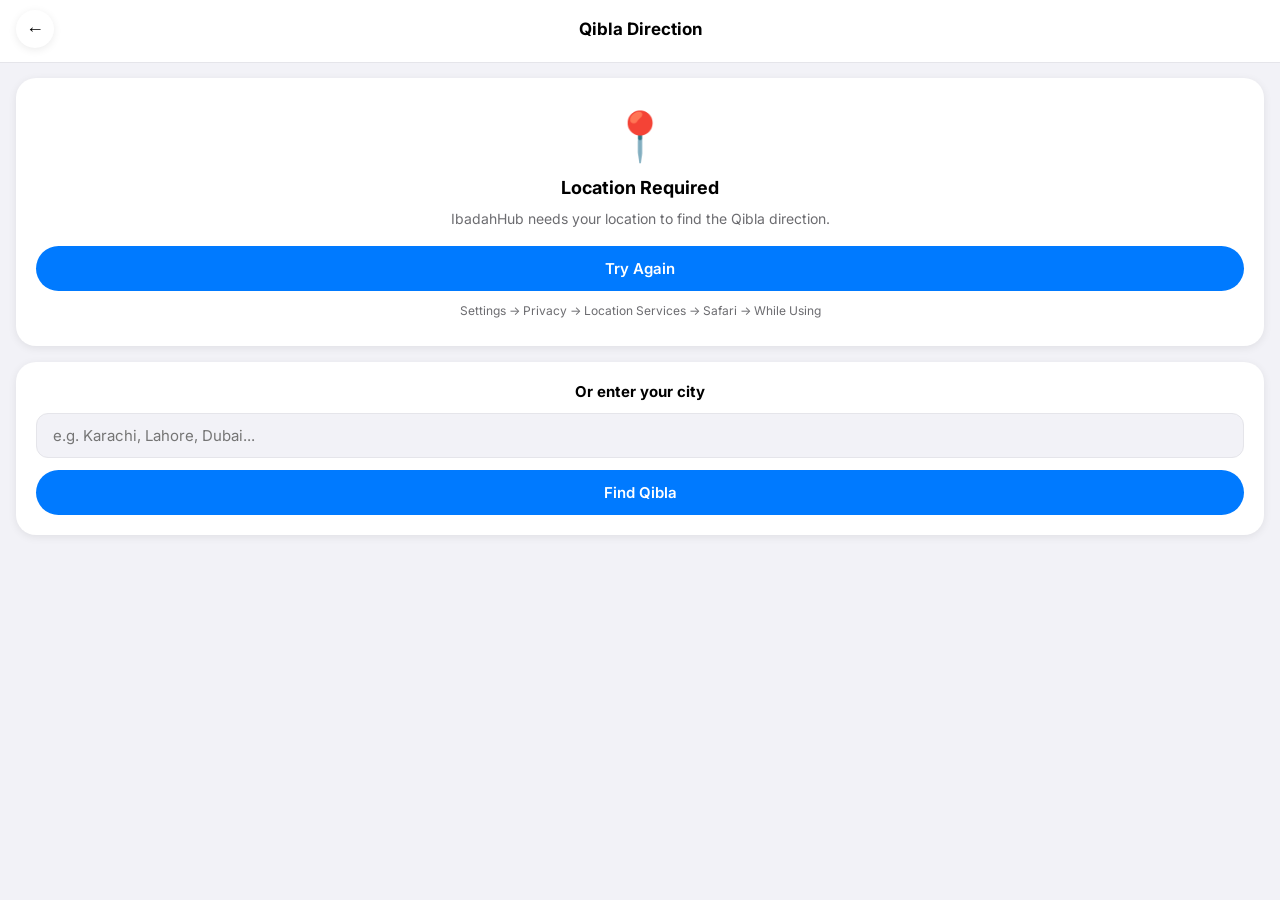
<file: qibla.html>
<!DOCTYPE html>
<html lang="en">
<head>
  <meta charset="UTF-8"/>
  <meta name="viewport" content="width=device-width, initial-scale=1.0, viewport-fit=cover"/>
  <meta name="apple-mobile-web-app-capable" content="yes"/>
  <meta name="apple-mobile-web-app-status-bar-style" content="default"/>
  <title>Qibla – IbadahHub</title>
  <link rel="stylesheet" href="css/style.css"/>
  <style>
    * { margin:0; padding:0; box-sizing:border-box; }
    body { background:var(--bg); min-height:100vh; font-family:'Inter',sans-serif; padding-bottom:40px; }

    .page-header {
      display:flex; align-items:center; gap:12px;
      padding:14px 16px;
      padding-top:calc(env(safe-area-inset-top,16px) + 10px);
      background:white; box-shadow:0 1px 0 var(--border);
    }

    .header-title { font-size:17px; font-weight:700; flex:1; text-align:center; }

    .info-card {
      background:linear-gradient(135deg,#1a3a6b,#0d2744);
      border-radius:var(--radius-lg);
      padding:20px; margin:16px;
      text-align:center; position:relative; overflow:hidden;
    }

    .info-card::before {
      content:'🕋'; position:absolute;
      font-size:80px; opacity:0.08;
      right:-10px; bottom:-10px;
    }

    .info-location { font-size:13px; font-weight:600; color:rgba(255,255,255,0.6); margin-bottom:4px; }
    .info-city { font-size:20px; font-weight:800; color:white; margin-bottom:4px; }
    .info-distance { font-size:13px; color:rgba(255,255,255,0.6); }
    .info-angle {
      display:inline-block; background:rgba(255,255,255,0.15);
      border-radius:50px; padding:6px 16px;
      font-size:14px; font-weight:700; color:white; margin-top:10px;
    }

    .compass-wrap {
      display:flex; align-items:center; justify-content:center; padding:20px 16px;
    }

    .compass-outer { position:relative; width:280px; height:280px; }

    .compass-ring {
      position:absolute; inset:0; border-radius:50%;
      background:white; box-shadow:0 8px 32px rgba(0,0,0,0.12);
      display:flex; align-items:center; justify-content:center;
    }

    .compass-label { position:absolute; font-size:15px; font-weight:800; color:var(--text); }
    .compass-label.n { top:12px; left:50%; transform:translateX(-50%); color:var(--red); }
    .compass-label.s { bottom:12px; left:50%; transform:translateX(-50%); }
    .compass-label.e { right:12px; top:50%; transform:translateY(-50%); }
    .compass-label.w { left:12px; top:50%; transform:translateY(-50%); }

    .compass-inner {
      width:200px; height:200px; border-radius:50%;
      background:linear-gradient(135deg,#f8f9fa,#e9ecef);
      box-shadow:inset 0 2px 8px rgba(0,0,0,0.1);
      display:flex; align-items:center; justify-content:center; position:relative;
    }

    .needle-container {
      position:absolute; width:100%; height:100%;
      display:flex; align-items:center; justify-content:center;
      transition:transform 0.3s ease;
    }

    .qibla-arrow { position:absolute; display:flex; flex-direction:column; align-items:center; gap:2px; }
    .arrow-kaaba { font-size:24px; filter:drop-shadow(0 2px 4px rgba(0,0,0,0.2)); }
    .arrow-line { width:3px; height:70px; background:linear-gradient(to bottom,var(--green),transparent); border-radius:2px; }
    .arrow-dot { width:10px; height:10px; border-radius:50%; background:var(--green); margin-top:-5px; }

    .north-needle { position:absolute; display:flex; flex-direction:column; align-items:center; }
    .north-tip { width:0; height:0; border-left:8px solid transparent; border-right:8px solid transparent; border-bottom:40px solid var(--red); }
    .south-tip { width:0; height:0; border-left:8px solid transparent; border-right:8px solid transparent; border-top:40px solid #ccc; }

    .center-dot {
      position:absolute; width:14px; height:14px; border-radius:50%;
      background:var(--text); border:3px solid white;
      box-shadow:0 2px 6px rgba(0,0,0,0.2); z-index:10;
    }

    .accuracy-badge {
      position:absolute; bottom:-36px; left:50%; transform:translateX(-50%);
      font-size:12px; font-weight:600; color:var(--text-secondary);
      white-space:nowrap; text-align:center;
    }

    .direction-cards { display:grid; grid-template-columns:1fr 1fr; gap:12px; margin:0 16px 16px; }
    .dir-card { background:white; border-radius:var(--radius); padding:16px; box-shadow:var(--shadow); text-align:center; }
    .dir-card-icon { font-size:28px; margin-bottom:8px; }
    .dir-card-label { font-size:12px; font-weight:600; color:var(--text-secondary); margin-bottom:4px; }
    .dir-card-value { font-size:15px; font-weight:800; color:var(--text); }

    .calibration-card {
      background:#fff3e0; border-radius:var(--radius);
      padding:14px 16px; margin:0 16px 16px;
      display:flex; gap:12px; align-items:flex-start;
    }
    .calibration-icon { font-size:20px; flex-shrink:0; }
    .calibration-text { font-size:13px; color:#92400e; line-height:1.5; }

    .status-card {
      background:white; border-radius:var(--radius-lg);
      padding:20px; margin:0 16px 12px;
      box-shadow:var(--shadow); text-align:center;
    }

    .permission-card {
      background:white; border-radius:var(--radius-lg);
      padding:28px 20px; margin:16px;
      box-shadow:var(--shadow); text-align:center;
    }

    .loading-card {
      background:white; border-radius:var(--radius-lg);
      padding:40px 20px; margin:16px;
      box-shadow:var(--shadow); text-align:center;
    }

    .spinner {
      width:40px; height:40px;
      border:4px solid var(--border); border-top-color:var(--primary);
      border-radius:50%; animation:spin 0.8s linear infinite; margin:0 auto 16px;
    }

    @keyframes spin { to { transform:rotate(360deg); } }

    .enable-btn {
      background:var(--primary); color:white;
      border:none; border-radius:50px;
      padding:14px 32px; font-size:15px; font-weight:700;
      cursor:pointer; font-family:'Inter',sans-serif;
      margin-top:12px; display:inline-block;
      box-shadow:0 4px 16px rgba(0,122,255,0.3);
      -webkit-user-select:none; user-select:none;
      transition:transform 0.15s;
    }

    .enable-btn:active { transform:scale(0.96); }

    .toast {
      position:fixed; bottom:30px; left:50%;
      transform:translateX(-50%) translateY(20px);
      background:rgba(28,28,30,0.95); color:white;
      padding:12px 22px; border-radius:50px;
      font-size:14px; font-weight:500; z-index:9999;
      opacity:0; transition:all 0.3s ease;
      white-space:nowrap; pointer-events:none;
    }

    .toast.show { opacity:1; transform:translateX(-50%) translateY(0); }
  </style>
</head>
<body>

<!-- HEADER -->
<div class="page-header">
  <button class="back-btn" onclick="location.href='more.html'">←</button>
  <div class="header-title">Qibla Direction</div>
  <div style="width:38px;"></div>
</div>

<!-- LOADING STATE -->
<div id="state-loading">
  <div class="loading-card">
    <div class="spinner"></div>
    <div style="font-size:16px; font-weight:700; color:var(--text); margin-bottom:8px;">Finding your location...</div>
    <div style="font-size:14px; color:var(--text-secondary);">Please allow location access</div>
  </div>
</div>

<!-- PERMISSION DENIED STATE -->
<div id="state-denied" style="display:none;">
  <div class="permission-card">
    <div style="font-size:48px; margin-bottom:12px;">📍</div>
    <div style="font-size:18px; font-weight:700; margin-bottom:10px;">Location Required</div>
    <div style="font-size:14px; color:var(--text-secondary); line-height:1.6; margin-bottom:16px;">
      IbadahHub needs your location to find the Qibla direction.
    </div>
    <button class="btn btn-primary btn-full" onclick="requestLocation()">Try Again</button>
    <div style="margin-top:12px; font-size:12px; color:var(--text-secondary);">
      Settings → Privacy → Location Services → Safari → While Using
    </div>
  </div>

  <div class="status-card">
    <div style="font-size:15px; font-weight:700; margin-bottom:12px;">Or enter your city</div>
    <input id="manual-city" type="text"
      placeholder="e.g. Karachi, Lahore, Dubai..."
      style="width:100%; padding:12px 16px; border-radius:12px; border:1px solid var(--border); font-size:15px; outline:none; font-family:'Inter',sans-serif; background:var(--bg); margin-bottom:12px;"/>
    <button class="btn btn-primary btn-full" onclick="searchCity()">Find Qibla</button>
  </div>
</div>

<!-- iOS COMPASS PERMISSION STATE -->
<div id="state-ios-permission" style="display:none;">

  <div class="info-card">
    <div class="info-location">📍 Your Location</div>
    <div class="info-city" id="city-name-ios">Loading...</div>
    <div class="info-distance" id="distance-ios"></div>
    <div class="info-angle" id="angle-ios">Qibla: --°</div>
  </div>

  <div class="status-card">
    <div style="font-size:48px; margin-bottom:12px;">🧭</div>
    <div style="font-size:18px; font-weight:700; margin-bottom:10px;">Enable Compass</div>
    <div style="font-size:14px; color:var(--text-secondary); line-height:1.6; margin-bottom:4px;">
      iPhone requires your permission to access the compass sensor.
      Tap the button below to enable it.
    </div>
    <button class="enable-btn" onclick="requestCompassPermission()">
      🧭 Enable Compass
    </button>
  </div>

  <div class="direction-cards">
    <div class="dir-card">
      <div class="dir-card-icon">🧭</div>
      <div class="dir-card-label">Qibla Angle</div>
      <div class="dir-card-value" id="angle-ios-2">--°</div>
    </div>
    <div class="dir-card">
      <div class="dir-card-icon">📏</div>
      <div class="dir-card-label">Distance</div>
      <div class="dir-card-value" id="distance-ios-2">-- km</div>
    </div>
  </div>
</div>

<!-- COMPASS STATE -->
<div id="state-compass" style="display:none;">

  <div class="info-card">
    <div class="info-location">📍 Your Location</div>
    <div class="info-city" id="city-name">Loading...</div>
    <div class="info-distance" id="kaaba-distance"></div>
    <div class="info-angle" id="qibla-angle">Qibla: --°</div>
  </div>

  <div class="compass-wrap">
    <div class="compass-outer">
      <div class="compass-ring">
        <div class="compass-label n">N</div>
        <div class="compass-label s">S</div>
        <div class="compass-label e">E</div>
        <div class="compass-label w">W</div>

        <svg style="position:absolute;inset:0;width:100%;height:100%;" viewBox="0 0 280 280">
          <g id="tick-marks"></g>
        </svg>

        <div class="compass-inner">
          <div class="needle-container" id="qibla-needle">
            <div class="qibla-arrow">
              <div class="arrow-kaaba">🕋</div>
              <div class="arrow-line"></div>
              <div class="arrow-dot"></div>
            </div>
          </div>

          <div class="needle-container" id="north-needle">
            <div class="north-needle">
              <div class="north-tip"></div>
              <div class="south-tip"></div>
            </div>
          </div>

          <div class="center-dot"></div>
        </div>
      </div>

      <div class="accuracy-badge" id="accuracy-badge">🔄 Calibrating...</div>
    </div>
  </div>

  <div class="direction-cards">
    <div class="dir-card">
      <div class="dir-card-icon">🧭</div>
      <div class="dir-card-label">Qibla Direction</div>
      <div class="dir-card-value" id="dir-qibla-deg">--°</div>
    </div>
    <div class="dir-card">
      <div class="dir-card-icon">📏</div>
      <div class="dir-card-label">Distance to Kaaba</div>
      <div class="dir-card-value" id="dir-distance">-- km</div>
    </div>
    <div class="dir-card">
      <div class="dir-card-icon">🌍</div>
      <div class="dir-card-label">Your Coordinates</div>
      <div class="dir-card-value" id="dir-coords">--</div>
    </div>
    <div class="dir-card">
      <div class="dir-card-icon">🕌</div>
      <div class="dir-card-label">Kaaba Coordinates</div>
      <div class="dir-card-value">21.42° N<br>39.83° E</div>
    </div>
  </div>

  <div class="calibration-card">
    <div class="calibration-icon">💡</div>
    <div class="calibration-text">
      <strong>Tip:</strong> Move your phone in a figure-8 pattern to calibrate the compass if it seems inaccurate.
    </div>
  </div>

</div>

<!-- NO COMPASS STATE -->
<div id="state-no-compass" style="display:none;">

  <div class="info-card">
    <div class="info-location">📍 Your Location</div>
    <div class="info-city" id="city-name-2">Loading...</div>
    <div class="info-distance" id="kaaba-distance-2"></div>
    <div class="info-angle" id="qibla-angle-2">Qibla: --°</div>
  </div>

  <div class="status-card">
    <div style="font-size:48px; margin-bottom:12px;">🧭</div>
    <div style="font-size:17px; font-weight:700; margin-bottom:8px;">Compass Not Available</div>
    <div style="font-size:14px; color:var(--text-secondary); line-height:1.6;">
      Use the Qibla angle shown above with a physical compass to find the direction.
    </div>
  </div>

  <div class="direction-cards">
    <div class="dir-card">
      <div class="dir-card-icon">🧭</div>
      <div class="dir-card-label">Qibla Angle</div>
      <div class="dir-card-value" id="dir-qibla-deg-2">--°</div>
    </div>
    <div class="dir-card">
      <div class="dir-card-icon">📏</div>
      <div class="dir-card-label">Distance</div>
      <div class="dir-card-value" id="dir-distance-2">-- km</div>
    </div>
  </div>
</div>

<div class="toast" id="toast"></div>

<script>
const KAABA_LAT = 21.4225;
const KAABA_LON = 39.8262;

let userLat = null;
let userLon = null;
let qiblaAngle = 0;

// ── TICK MARKS ──
function drawTicks() {
  const g = document.getElementById('tick-marks');
  const cx = 140, cy = 140, r = 130;
  for (let i = 0; i < 36; i++) {
    const angle = (i * 10) * Math.PI / 180;
    const isMajor = i % 3 === 0;
    const len = isMajor ? 12 : 6;
    const x1 = cx + (r - len) * Math.sin(angle);
    const y1 = cy - (r - len) * Math.cos(angle);
    const x2 = cx + r * Math.sin(angle);
    const y2 = cy - r * Math.cos(angle);
    const line = document.createElementNS('http://www.w3.org/2000/svg','line');
    line.setAttribute('x1', x1); line.setAttribute('y1', y1);
    line.setAttribute('x2', x2); line.setAttribute('y2', y2);
    line.setAttribute('stroke', isMajor ? '#333' : '#ccc');
    line.setAttribute('stroke-width', isMajor ? '2' : '1');
    g.appendChild(line);
  }
}

// ── CALCULATE ──
function calcQibla(lat, lon) {
  const φ1 = lat * Math.PI / 180;
  const φ2 = KAABA_LAT * Math.PI / 180;
  const Δλ = (KAABA_LON - lon) * Math.PI / 180;
  const y = Math.sin(Δλ) * Math.cos(φ2);
  const x = Math.cos(φ1) * Math.sin(φ2) - Math.sin(φ1) * Math.cos(φ2) * Math.cos(Δλ);
  return (Math.atan2(y, x) * 180 / Math.PI + 360) % 360;
}

function calcDistance(lat, lon) {
  const R = 6371;
  const φ1 = lat * Math.PI / 180;
  const φ2 = KAABA_LAT * Math.PI / 180;
  const Δφ = (KAABA_LAT - lat) * Math.PI / 180;
  const Δλ = (KAABA_LON - lon) * Math.PI / 180;
  const a = Math.sin(Δφ/2)**2 + Math.cos(φ1)*Math.cos(φ2)*Math.sin(Δλ/2)**2;
  return Math.round(R * 2 * Math.atan2(Math.sqrt(a), Math.sqrt(1-a)));
}

// ── LOCATION ──
function requestLocation() {
  showState('loading');
  if (!navigator.geolocation) { showState('denied'); return; }
  navigator.geolocation.getCurrentPosition(
    pos => {
      userLat = pos.coords.latitude;
      userLon = pos.coords.longitude;
      localStorage.setItem('userLat', userLat);
      localStorage.setItem('userLon', userLon);
      onLocationFound();
    },
    () => showState('denied'),
    { enableHighAccuracy:true, timeout:10000 }
  );
}

function onLocationFound() {
  qiblaAngle = calcQibla(userLat, userLon);
  const dist = calcDistance(userLat, userLon);
  const distText = dist.toLocaleString() + ' km from Kaaba';
  const angleText = 'Qibla: ' + Math.round(qiblaAngle) + '°';

  // Update all states
  ['city-name','city-name-2','city-name-ios'].forEach(id => {
    const el = document.getElementById(id);
    if (el) el.textContent = 'Loading...';
  });

  ['kaaba-distance','kaaba-distance-2','distance-ios'].forEach(id => {
    const el = document.getElementById(id);
    if (el) el.textContent = distText;
  });

  ['qibla-angle','qibla-angle-2','angle-ios'].forEach(id => {
    const el = document.getElementById(id);
    if (el) el.textContent = angleText;
  });

  ['dir-qibla-deg','dir-qibla-deg-2','angle-ios-2'].forEach(id => {
    const el = document.getElementById(id);
    if (el) el.textContent = Math.round(qiblaAngle) + '°';
  });

  ['dir-distance','dir-distance-2','distance-ios-2'].forEach(id => {
    const el = document.getElementById(id);
    if (el) el.textContent = dist.toLocaleString() + ' km';
  });

  const coordEl = document.getElementById('dir-coords');
  if (coordEl) coordEl.textContent = userLat.toFixed(2) + '° N, ' + userLon.toFixed(2) + '° E';

  // City name
  fetch(`https://nominatim.openstreetmap.org/reverse?lat=${userLat}&lon=${userLon}&format=json`)
    .then(r => r.json())
    .then(d => {
      const city = d.address.city || d.address.town || d.address.village || 'Your Location';
      localStorage.setItem('userCity', city);
      ['city-name','city-name-2','city-name-ios'].forEach(id => {
        const el = document.getElementById(id);
        if (el) el.textContent = city;
      });
    })
    .catch(() => {
      ['city-name','city-name-2','city-name-ios'].forEach(id => {
        const el = document.getElementById(id);
        if (el) el.textContent = 'Your Location';
      });
    });

  // Now start compass
  startCompass();
}

// ── COMPASS ──
function startCompass() {
  if (typeof DeviceOrientationEvent !== 'undefined' &&
      typeof DeviceOrientationEvent.requestPermission === 'function') {
    // iOS 13+ — needs user tap to request permission
    showState('ios-permission');
  } else if (window.DeviceOrientationEvent) {
    // Android — no permission needed
    window.addEventListener('deviceorientation', handleOrientation, true);
    showState('compass');
  } else {
    showState('no-compass');
  }
}

function requestCompassPermission() {
  DeviceOrientationEvent.requestPermission()
    .then(response => {
      if (response === 'granted') {
        window.addEventListener('deviceorientation', handleOrientation, true);
        showState('compass');
        showToast('✅ Compass enabled!');
      } else {
        showState('no-compass');
        showToast('Compass permission denied');
      }
    })
    .catch(err => {
      console.log('Compass error:', err);
      showState('no-compass');
      showToast('Could not access compass');
    });
}

// ── ORIENTATION HANDLER ──
let lastUpdate = 0;
function handleOrientation(event) {
  const now = Date.now();
  if (now - lastUpdate < 80) return;
  lastUpdate = now;

  let heading = 0;

  if (event.webkitCompassHeading !== undefined && event.webkitCompassHeading !== null) {
    heading = event.webkitCompassHeading;
    const acc = event.webkitCompassAccuracy;
    const badge = document.getElementById('accuracy-badge');
    if (badge) {
      if (acc !== null && acc >= 0 && acc < 15) {
        badge.textContent = '✅ Accuracy: ±' + Math.round(acc) + '°';
        badge.style.color = 'var(--green)';
      } else {
        badge.textContent = '⚠️ Move in figure-8 to calibrate';
        badge.style.color = 'var(--orange)';
      }
    }
  } else if (event.alpha !== null) {
    heading = (360 - event.alpha) % 360;
  }

  // Rotate north needle
  const northEl = document.getElementById('north-needle');
  if (northEl) northEl.style.transform = `rotate(${-heading}deg)`;

  // Rotate qibla arrow
  const qiblaEl = document.getElementById('qibla-needle');
  if (qiblaEl) qiblaEl.style.transform = `rotate(${qiblaAngle - heading}deg)`;

  // Check if facing qibla
  const diff = Math.abs(((qiblaAngle - heading) + 360) % 360);
  const badge = document.getElementById('accuracy-badge');
  if (diff < 5 || diff > 355) {
    if (badge) {
      badge.textContent = '🕋 Facing Qibla!';
      badge.style.color = 'var(--green)';
    }
  }
}

// ── SEARCH CITY ──
async function searchCity() {
  const city = document.getElementById('manual-city').value.trim();
  if (!city) { showToast('Please enter a city name'); return; }
  showState('loading');
  try {
    const res  = await fetch(`https://nominatim.openstreetmap.org/search?q=${encodeURIComponent(city)}&format=json&limit=1`);
    const data = await res.json();
    if (!data.length) { showState('denied'); showToast('City not found'); return; }
    userLat = parseFloat(data[0].lat);
    userLon = parseFloat(data[0].lon);
    onLocationFound();
  } catch(e) {
    showState('denied');
    showToast('Could not find city');
  }
}

// ── SHOW STATE ──
function showState(state) {
  ['loading','denied','ios-permission','compass','no-compass'].forEach(s => {
    const el = document.getElementById('state-' + s);
    if (el) el.style.display = (s === state) ? 'block' : 'none';
  });
}

// ── TOAST ──
function showToast(msg) {
  const t = document.getElementById('toast');
  t.textContent = msg;
  t.classList.add('show');
  setTimeout(() => t.classList.remove('show'), 2500);
}

// ── INIT ──
drawTicks();
const savedLat = localStorage.getItem('userLat');
const savedLon = localStorage.getItem('userLon');
if (savedLat && savedLon) {
  userLat = parseFloat(savedLat);
  userLon = parseFloat(savedLon);
  onLocationFound();
} else {
  requestLocation();
}
</script>
</body>
</html>
</file>
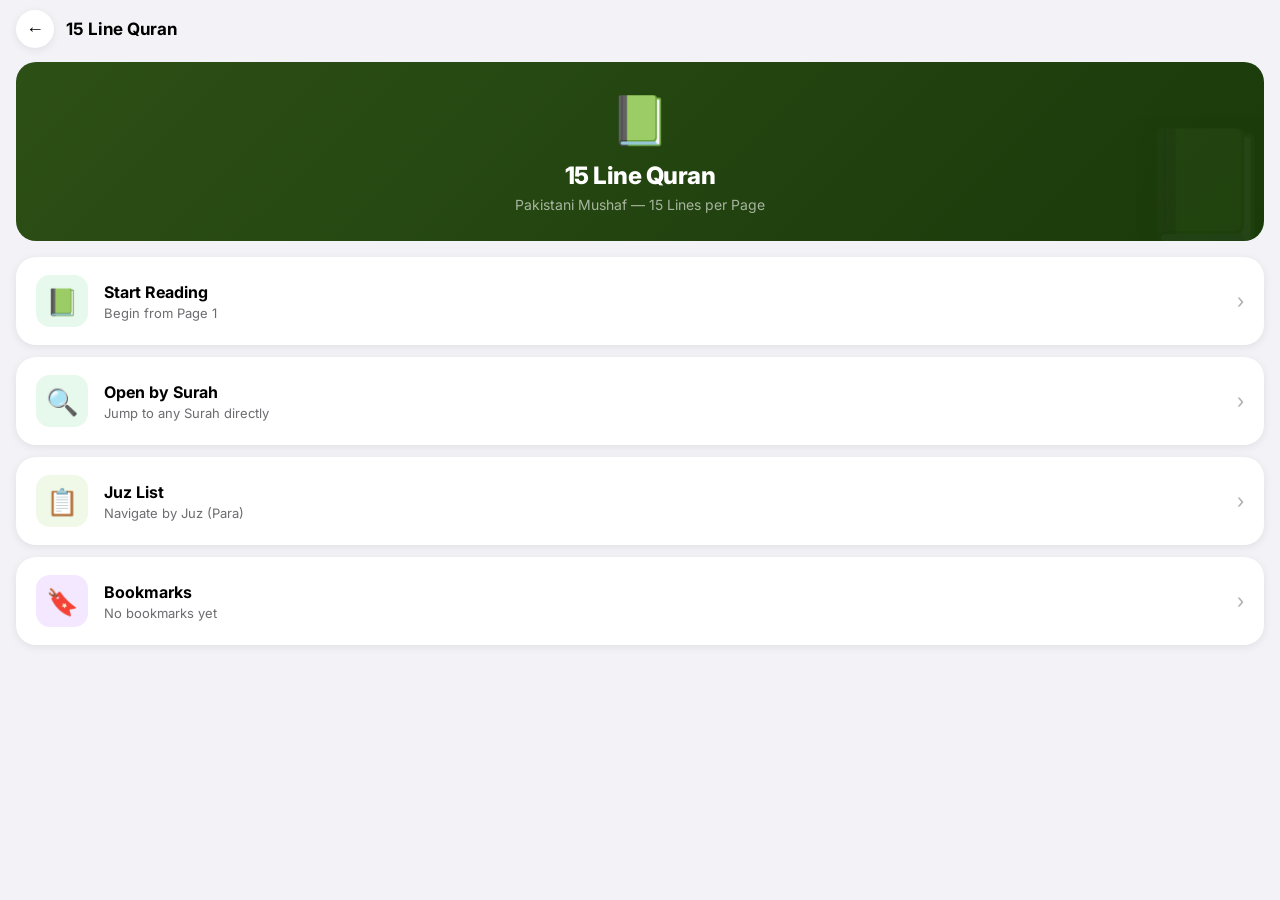
<file: quran-15line.html>
<!DOCTYPE html>
<html lang="en">
<head>
  <meta charset="UTF-8"/>
  <meta name="viewport" content="width=device-width, initial-scale=1.0, viewport-fit=cover"/>
  <meta name="apple-mobile-web-app-capable" content="yes"/>
  <meta name="apple-mobile-web-app-status-bar-style" content="black-translucent"/>
  <title>15 Line Quran – IbadahHub</title>
  <link rel="stylesheet" href="css/style.css"/>
  <link href="https://fonts.googleapis.com/css2?family=Scheherazade+New:wght@400;700&family=Inter:wght@400;600;700;800&display=swap" rel="stylesheet"/>
  <style>
    * { margin:0; padding:0; box-sizing:border-box; }
    body { background:var(--bg); min-height:100vh; font-family:'Inter',sans-serif; }

    .view { display:none; }
    .view.active { display:block; }

    /* ══ LANDING ══ */
    .landing-wrap { padding-bottom:40px; }

    .land-header {
      display:flex; align-items:center; gap:12px;
      padding:14px 16px;
      padding-top:calc(env(safe-area-inset-top,16px) + 10px);
      background:var(--bg);
    }

    .hero-card {
      background:linear-gradient(135deg,#2d5016,#1a3a0a);
      border-radius:var(--radius-lg);
      padding:28px 20px;
      text-align:center;
      margin:0 16px 16px;
      position:relative; overflow:hidden;
    }

    .hero-card::before {
      content:'📗';
      position:absolute;
      font-size:110px; opacity:0.05;
      right:-10px; bottom:-10px;
    }

    .hero-icon { font-size:48px; margin-bottom:12px; }

    .hero-title {
      font-size:24px; font-weight:800;
      color:white; margin-bottom:6px;
      letter-spacing:-0.5px;
    }

    .hero-sub { font-size:14px; color:rgba(255,255,255,0.6); }

    .resume-card {
      background:white;
      border-radius:var(--radius-lg);
      padding:18px 20px;
      box-shadow:var(--shadow);
      margin:0 16px 12px;
      display:flex; align-items:center; gap:14px;
      cursor:pointer; transition:transform 0.15s;
      border-left:4px solid var(--green);
      -webkit-user-select:none; user-select:none;
    }

    .resume-card:active { transform:scale(0.98); }

    .resume-icon {
      font-size:28px; width:52px; height:52px;
      background:#e6f9ec; border-radius:14px;
      display:flex; align-items:center; justify-content:center;
      flex-shrink:0;
    }

    .resume-body { flex:1; }

    .resume-label {
      font-size:11px; font-weight:700;
      color:var(--green);
      text-transform:uppercase; letter-spacing:0.5px;
      margin-bottom:4px;
    }

    .resume-title {
      font-size:17px; font-weight:800;
      color:var(--text); margin-bottom:2px;
    }

    .resume-sub { font-size:13px; color:var(--text-secondary); }

    .action-btn {
      background:white;
      border-radius:var(--radius-lg);
      padding:18px 20px;
      box-shadow:var(--shadow);
      margin:0 16px 12px;
      display:flex; align-items:center; gap:16px;
      cursor:pointer; transition:transform 0.15s;
      -webkit-user-select:none; user-select:none;
      border:none; width:calc(100% - 32px);
      text-align:left; font-family:'Inter',sans-serif;
    }

    .action-btn:active { transform:scale(0.98); }

    .action-icon {
      width:52px; height:52px; border-radius:14px;
      display:flex; align-items:center; justify-content:center;
      font-size:26px; flex-shrink:0;
    }

    .action-body { flex:1; }
    .action-title { font-size:16px; font-weight:700; color:var(--text); margin-bottom:3px; }
    .action-sub { font-size:13px; color:var(--text-secondary); }
    .action-arrow { font-size:20px; color:var(--text-light); }

    /* ══ READER ══ */
    #view-reader {
      position:fixed; inset:0;
      background:#fff; z-index:50;
      display:none;
    }

    #view-reader.active { display:block; }

    .reader-page-area {
      width:100%; height:100vh;
      display:flex; align-items:center; justify-content:center;
      cursor:pointer; position:relative; background:#fff;
    }

    .quran-img {
      width:100%; height:100vh;
      object-fit:contain; display:block;
      -webkit-user-select:none; user-select:none;
      background:#fff;
    }

    .quran-img.hidden { display:none; }

    .reader-loading {
      position:absolute; inset:0;
      display:flex; flex-direction:column;
      align-items:center; justify-content:center;
      gap:16px; background:#fff;
    }

    .reader-loading.hidden { display:none; }

    .r-spinner {
      width:36px; height:36px;
      border:3px solid rgba(0,0,0,0.12);
      border-top-color:#2d5016;
      border-radius:50%;
      animation:spin 0.8s linear infinite;
    }

    @keyframes spin { to { transform:rotate(360deg); } }
    .r-loading-text { font-size:14px; color:rgba(0,0,0,0.4); }

    .reader-topbar {
      position:fixed; top:0; left:0; right:0; z-index:100;
      background:rgba(30,60,15,0.92);
      backdrop-filter:blur(12px); -webkit-backdrop-filter:blur(12px);
      padding:10px 16px;
      padding-top:calc(env(safe-area-inset-top,16px) + 8px);
      display:flex; align-items:center; justify-content:space-between;
      transition:transform 0.3s ease, opacity 0.3s ease;
    }

    .reader-topbar.hidden {
      transform:translateY(-100%); opacity:0; pointer-events:none;
    }

    .r-topbar-center { text-align:center; flex:1; }
    .r-topbar-title { font-size:15px; font-weight:700; color:white; }
    .r-topbar-sub { font-size:11px; color:rgba(255,255,255,0.5); margin-top:2px; }

    .r-topbar-btn {
      width:36px; height:36px; border-radius:50%;
      background:rgba(255,255,255,0.12);
      border:none; color:white; font-size:16px;
      cursor:pointer; display:flex; align-items:center; justify-content:center;
      flex-shrink:0; transition:background 0.15s;
      -webkit-user-select:none; user-select:none;
    }

    .r-topbar-btn:active { background:rgba(255,255,255,0.25); }

    .reader-bottombar {
      position:fixed; bottom:0; left:0; right:0; z-index:100;
      background:rgba(30,60,15,0.92);
      backdrop-filter:blur(12px); -webkit-backdrop-filter:blur(12px);
      padding:10px 20px;
      padding-bottom:calc(env(safe-area-inset-bottom,12px) + 10px);
      display:flex; align-items:center; justify-content:space-between; gap:10px;
      transition:transform 0.3s ease, opacity 0.3s ease;
    }

    .reader-bottombar.hidden {
      transform:translateY(100%); opacity:0; pointer-events:none;
    }

    .r-nav-btn {
      width:50px; height:50px; border-radius:50%;
      background:rgba(255,255,255,0.12);
      border:none; color:white; font-size:24px; font-weight:700;
      cursor:pointer; display:flex; align-items:center; justify-content:center;
      flex-shrink:0; -webkit-user-select:none; user-select:none;
      transition:background 0.15s;
    }

    .r-nav-btn:active { background:rgba(255,255,255,0.25); }
    .r-nav-btn:disabled { opacity:0.25; pointer-events:none; }

    .r-page-info { flex:1; text-align:center; }
    .r-page-num { font-size:20px; font-weight:800; color:white; letter-spacing:-0.5px; }
    .r-page-of { font-size:11px; color:rgba(255,255,255,0.4); margin-top:2px; }

    .r-bm-btn {
      position:fixed; right:14px;
      top:calc(env(safe-area-inset-top,16px) + 60px);
      z-index:99; width:40px; height:40px;
      border-radius:50%;
      background:rgba(0,0,0,0.5);
      border:1px solid rgba(255,255,255,0.15);
      color:white; font-size:18px; cursor:pointer;
      display:flex; align-items:center; justify-content:center;
      transition:all 0.2s;
    }

    .r-bm-btn.on { background:#ff9500; border-color:#ff9500; }
    .r-bm-btn:active { transform:scale(0.88); }

    .r-surah-ind {
      position:fixed; left:14px;
      top:calc(env(safe-area-inset-top,16px) + 60px);
      background:rgba(0,0,0,0.5);
      border:1px solid rgba(255,255,255,0.15);
      border-radius:10px; padding:6px 10px; z-index:99;
      transition:opacity 0.3s;
    }

    .r-surah-ind-text { font-size:11px; color:rgba(255,255,255,0.8); font-weight:600; }

    /* ══ BOOKMARKS ══ */
    .bm-header {
      display:flex; align-items:center; gap:12px;
      padding:14px 16px;
      padding-top:calc(env(safe-area-inset-top,16px) + 10px);
      background:var(--bg);
      position:sticky; top:0; z-index:10;
    }

    .bm-count-badge {
      background:var(--green); color:white;
      font-size:12px; font-weight:700;
      padding:3px 10px; border-radius:50px;
    }

    .bm-item {
      background:white; border-radius:var(--radius);
      padding:16px 18px; box-shadow:var(--shadow);
      margin:0 16px 10px;
      display:flex; align-items:center; gap:14px;
      cursor:pointer; transition:transform 0.15s;
      -webkit-user-select:none; user-select:none;
    }

    .bm-item:active { transform:scale(0.98); }

    .bm-page-badge {
      width:52px; height:52px; border-radius:14px;
      background:linear-gradient(135deg,#2d5016,#1a3a0a);
      display:flex; flex-direction:column;
      align-items:center; justify-content:center; flex-shrink:0;
    }

    .bm-page-label { font-size:10px; color:rgba(255,255,255,0.6); font-weight:600; }
    .bm-page-num { font-size:18px; font-weight:800; color:white; line-height:1; }

    .bm-item-body { flex:1; }

    .bm-surah-name { font-size:15px; font-weight:700; color:var(--text); margin-bottom:4px; }

    .bm-datetime {
      font-size:12px; color:var(--text-secondary);
      display:flex; align-items:center; gap:6px; flex-wrap:wrap;
    }

    .bm-delete-btn {
      width:32px; height:32px; border-radius:50%;
      background:var(--bg); border:none; color:var(--red);
      font-size:16px; cursor:pointer;
      display:flex; align-items:center; justify-content:center;
      transition:background 0.15s; flex-shrink:0;
    }

    .bm-delete-btn:active { background:#ffe8e8; }

    .bm-empty {
      text-align:center; padding:60px 24px;
      color:var(--text-secondary);
    }

    .bm-empty-icon { font-size:56px; margin-bottom:16px; opacity:0.4; }
    .bm-empty-title { font-size:18px; font-weight:700; color:var(--text); margin-bottom:8px; }
    .bm-empty-text { font-size:14px; line-height:1.6; }

    /* ══ MODALS ══ */
    .slide-modal {
      position:fixed; inset:0;
      background:rgba(0,0,0,0.5); z-index:200;
      display:flex; align-items:flex-end;
      opacity:0; pointer-events:none; transition:opacity 0.3s;
    }

    .slide-modal.show { opacity:1; pointer-events:all; }

    .slide-modal-box {
      background:white; border-radius:24px 24px 0 0;
      width:100%; max-height:82vh; overflow-y:auto;
      transform:translateY(100%); transition:transform 0.3s ease;
      padding-bottom:calc(env(safe-area-inset-bottom,20px) + 20px);
    }

    .slide-modal.show .slide-modal-box { transform:translateY(0); }

    .slide-modal-sticky {
      position:sticky; top:0; background:white;
      padding:16px 20px 12px;
      border-bottom:1px solid var(--border); z-index:1;
    }

    .slide-handle {
      width:36px; height:4px; background:var(--border);
      border-radius:50px; margin:0 auto 14px;
    }

    .slide-title { font-size:18px; font-weight:700; text-align:center; margin-bottom:12px; }

    .slide-search {
      width:100%; padding:10px 14px; border-radius:10px;
      border:1px solid var(--border); font-size:15px;
      background:var(--bg); outline:none; font-family:'Inter',sans-serif;
    }

    .surah-row {
      display:flex; align-items:center;
      padding:14px 20px; border-bottom:1px solid var(--border);
      cursor:pointer; transition:background 0.15s; gap:14px;
    }

    .surah-row:active { background:var(--bg); }

    .surah-num {
      width:36px; height:36px; border-radius:10px;
      background:var(--bg);
      display:flex; align-items:center; justify-content:center;
      font-size:13px; font-weight:700; color:var(--text-secondary); flex-shrink:0;
    }

    .surah-info { flex:1; }
    .surah-name-en { font-size:15px; font-weight:700; color:var(--text); }

    .surah-name-ar {
      font-size:14px; color:var(--text-secondary);
      font-family:'Scheherazade New',serif;
    }

    .surah-page-lbl { font-size:12px; color:var(--green); font-weight:600; }

    .juz-row {
      display:flex; align-items:center;
      padding:16px 20px; border-bottom:1px solid var(--border);
      cursor:pointer; transition:background 0.15s; gap:14px;
    }

    .juz-row:active { background:var(--bg); }

    .juz-num {
      width:46px; height:46px; border-radius:12px;
      background:linear-gradient(135deg,#2d5016,#1a3a0a);
      display:flex; align-items:center; justify-content:center;
      font-size:16px; font-weight:800; color:white; flex-shrink:0;
    }

    .juz-info { flex:1; }
    .juz-title { font-size:15px; font-weight:700; color:var(--text); }
    .juz-sub { font-size:12px; color:var(--text-secondary); margin-top:2px; }
    .juz-page-lbl { font-size:13px; font-weight:700; color:var(--green); }

    .goto-modal-bg {
      position:fixed; inset:0; background:rgba(0,0,0,0.65); z-index:300;
      display:flex; align-items:flex-end;
      opacity:0; pointer-events:none; transition:opacity 0.3s;
    }

    .goto-modal-bg.show { opacity:1; pointer-events:all; }

    .goto-modal-box {
      background:#1c1c1e; border-radius:24px 24px 0 0;
      padding:20px;
      padding-bottom:calc(env(safe-area-inset-bottom,20px) + 20px);
      width:100%; transform:translateY(100%); transition:transform 0.3s ease;
    }

    .goto-modal-bg.show .goto-modal-box { transform:translateY(0); }

    .goto-handle {
      width:36px; height:4px; background:rgba(255,255,255,0.2);
      border-radius:50px; margin:0 auto 18px;
    }

    .goto-title { font-size:17px; font-weight:700; color:white; text-align:center; margin-bottom:16px; }

    .goto-input {
      width:100%; padding:14px; border-radius:12px; border:none;
      background:rgba(255,255,255,0.1); color:white;
      font-size:20px; font-weight:700; text-align:center;
      font-family:'Inter',sans-serif; outline:none; margin-bottom:12px;
    }

    .goto-input::placeholder { color:rgba(255,255,255,0.3); }

    .toast {
      position:fixed; bottom:90px; left:50%;
      transform:translateX(-50%) translateY(20px);
      background:rgba(28,28,30,0.95); color:white;
      padding:12px 22px; border-radius:50px;
      font-size:14px; font-weight:500; z-index:9999;
      opacity:0; transition:all 0.3s ease;
      white-space:nowrap; pointer-events:none;
    }

    .toast.show { opacity:1; transform:translateX(-50%) translateY(0); }

    .swipe-hint {
      position:fixed; bottom:90px; left:50%;
      transform:translateX(-50%);
      background:rgba(0,0,0,0.7); color:rgba(255,255,255,0.9);
      padding:8px 18px; border-radius:50px;
      font-size:12px; font-weight:500; z-index:51;
      pointer-events:none; white-space:nowrap; opacity:0;
      animation:hintShow 4s ease 1.5s forwards;
    }

    @keyframes hintShow {
      0%{opacity:0;}15%{opacity:1;}75%{opacity:1;}100%{opacity:0;}
    }
  </style>
</head>
<body>

<!-- ══ VIEW: LANDING ══ -->
<div class="view active" id="view-landing">
  <div class="landing-wrap">
    <div class="land-header">
      <button class="back-btn" onclick="location.href='quran.html'">←</button>
      <div style="font-size:17px;font-weight:700;">15 Line Quran</div>
    </div>

    <div class="hero-card">
      <div class="hero-icon">📗</div>
      <div class="hero-title">15 Line Quran</div>
      <div class="hero-sub">Pakistani Mushaf — 15 Lines per Page</div>
    </div>

    <div class="resume-card" id="resume-card" style="display:none;" onclick="resumeReading()">
      <div class="resume-icon">▶️</div>
      <div class="resume-body">
        <div class="resume-label">▶ Resume Reading</div>
        <div class="resume-title" id="resume-title">Page 1</div>
        <div class="resume-sub" id="resume-sub">Tap to continue</div>
      </div>
      <div style="font-size:22px;color:var(--text-light);">›</div>
    </div>

    <button class="action-btn" id="start-btn" onclick="openReader(1)" style="display:none;">
      <div class="action-icon" style="background:#e6f9ec;">📗</div>
      <div class="action-body">
        <div class="action-title">Start Reading</div>
        <div class="action-sub">Begin from Page 1</div>
      </div>
      <div class="action-arrow">›</div>
    </button>

    <button class="action-btn" onclick="openSurahModal()">
      <div class="action-icon" style="background:#e6f9ec;">🔍</div>
      <div class="action-body">
        <div class="action-title">Open by Surah</div>
        <div class="action-sub">Jump to any Surah directly</div>
      </div>
      <div class="action-arrow">›</div>
    </button>

    <button class="action-btn" onclick="openJuzModal()">
      <div class="action-icon" style="background:#f0f9e8;">📋</div>
      <div class="action-body">
        <div class="action-title">Juz List</div>
        <div class="action-sub">Navigate by Juz (Para)</div>
      </div>
      <div class="action-arrow">›</div>
    </button>

    <button class="action-btn" onclick="showView('view-bookmarks'); renderBookmarks();">
      <div class="action-icon" style="background:#f3e8ff;">🔖</div>
      <div class="action-body">
        <div class="action-title">Bookmarks</div>
        <div class="action-sub" id="bm-sub-text">No bookmarks yet</div>
      </div>
      <div class="action-arrow">›</div>
    </button>

    <div style="height:30px;"></div>
  </div>
</div>

<!-- ══ VIEW: READER ══ -->
<div id="view-reader" class="view">
  <div class="reader-topbar" id="r-topbar">
    <button class="r-topbar-btn" onclick="closeReader()">←</button>
    <div class="r-topbar-center">
      <div class="r-topbar-title">15 Line Quran</div>
      <div class="r-topbar-sub" id="r-topbar-sub">Page 1 of 604</div>
    </div>
    <button class="r-topbar-btn" onclick="openGoto()">⊞</button>
  </div>

  <button class="r-bm-btn" id="r-bm-btn" onclick="toggleBookmark()">🔖</button>

  <div class="r-surah-ind" id="r-surah-ind">
    <div class="r-surah-ind-text" id="r-surah-text">Al-Fatihah</div>
  </div>

  <div class="reader-page-area" onclick="toggleControls()">
    <div class="reader-loading" id="r-loading">
      <div class="r-spinner"></div>
      <div class="r-loading-text">Loading page...</div>
    </div>
    <img class="quran-img hidden" id="r-img"
      onload="onImgLoad()" onerror="onImgError()"/>
  </div>

  <div class="swipe-hint">← Swipe to turn pages</div>

  <div class="reader-bottombar" id="r-bottombar">
    <button class="r-nav-btn" id="r-btn-prev" onclick="prevPage()">›</button>
    <div class="r-page-info">
      <div class="r-page-num" id="r-page-num">1</div>
      <div class="r-page-of">of 604</div>
    </div>
    <button class="r-nav-btn" id="r-btn-next" onclick="nextPage()">‹</button>
  </div>
</div>

<!-- ══ VIEW: BOOKMARKS ══ -->
<div class="view" id="view-bookmarks" style="min-height:100vh;padding-bottom:40px;">
  <div class="bm-header">
    <button class="back-btn" onclick="showView('view-landing'); checkResume();">←</button>
    <div style="font-size:17px;font-weight:700;flex:1;">Bookmarks</div>
    <div class="bm-count-badge" id="bm-count-badge">0</div>
  </div>
  <div id="bm-list" style="padding-top:8px;"></div>
</div>

<!-- SURAH MODAL -->
<div class="slide-modal" id="surah-modal" onclick="closeSurahModal(event)">
  <div class="slide-modal-box">
    <div class="slide-modal-sticky">
      <div class="slide-handle"></div>
      <div class="slide-title">Select Surah</div>
      <input class="slide-search" id="surah-search"
        placeholder="🔍 Search surah..." oninput="filterSurahs()"/>
    </div>
    <div id="surah-list"></div>
  </div>
</div>

<!-- JUZ MODAL -->
<div class="slide-modal" id="juz-modal" onclick="closeJuzModal(event)">
  <div class="slide-modal-box">
    <div class="slide-modal-sticky">
      <div class="slide-handle"></div>
      <div class="slide-title">Select Juz (Para)</div>
    </div>
    <div id="juz-list"></div>
  </div>
</div>

<!-- GOTO MODAL -->
<div class="goto-modal-bg" id="goto-modal" onclick="closeGoto(event)">
  <div class="goto-modal-box">
    <div class="goto-handle"></div>
    <div class="goto-title">Go to Page</div>
    <input class="goto-input" id="goto-input"
      type="number" min="1" max="604" placeholder="1 – 604"/>
    <button class="btn btn-primary btn-full" onclick="goToPage()">Go</button>
    <button class="btn btn-gray btn-full" style="margin-top:8px;color:#333;"
      onclick="closeGoto()">Cancel</button>
  </div>
</div>

<!-- TOAST -->
<div class="toast" id="toast"></div>

<script>
const TOTAL = 604;
let currentPage = 1;
let controlsOn = true;
let touchStartX = 0;
let touchStartY = 0;

const surahData = [
  {n:1,  en:'Al-Fatihah',     ar:'الفاتحة',      page:1},
  {n:2,  en:'Al-Baqarah',     ar:'البقرة',        page:2},
  {n:3,  en:'Ali Imran',      ar:'آل عمران',      page:50},
  {n:4,  en:'An-Nisa',        ar:'النساء',        page:77},
  {n:5,  en:'Al-Maidah',      ar:'المائدة',       page:106},
  {n:6,  en:'Al-Anam',        ar:'الأنعام',       page:128},
  {n:7,  en:'Al-Araf',        ar:'الأعراف',       page:151},
  {n:8,  en:'Al-Anfal',       ar:'الأنفال',       page:177},
  {n:9,  en:'At-Tawbah',      ar:'التوبة',        page:187},
  {n:10, en:'Yunus',          ar:'يونس',          page:208},
  {n:11, en:'Hud',            ar:'هود',           page:221},
  {n:12, en:'Yusuf',          ar:'يوسف',          page:235},
  {n:13, en:'Ar-Rad',         ar:'الرعد',         page:249},
  {n:14, en:'Ibrahim',        ar:'إبراهيم',       page:255},
  {n:15, en:'Al-Hijr',        ar:'الحجر',         page:262},
  {n:16, en:'An-Nahl',        ar:'النحل',         page:267},
  {n:17, en:'Al-Isra',        ar:'الإسراء',       page:282},
  {n:18, en:'Al-Kahf',        ar:'الكهف',         page:293},
  {n:19, en:'Maryam',         ar:'مريم',          page:305},
  {n:20, en:'Ta-Ha',          ar:'طه',            page:312},
  {n:21, en:'Al-Anbiya',      ar:'الأنبياء',      page:322},
  {n:22, en:'Al-Hajj',        ar:'الحج',          page:332},
  {n:23, en:'Al-Muminun',     ar:'المؤمنون',      page:342},
  {n:24, en:'An-Nur',         ar:'النور',         page:350},
  {n:25, en:'Al-Furqan',      ar:'الفرقان',       page:359},
  {n:26, en:'Ash-Shuara',     ar:'الشعراء',       page:367},
  {n:27, en:'An-Naml',        ar:'النمل',         page:377},
  {n:28, en:'Al-Qasas',       ar:'القصص',         page:385},
  {n:29, en:'Al-Ankabut',     ar:'العنكبوت',      page:396},
  {n:30, en:'Ar-Rum',         ar:'الروم',         page:404},
  {n:31, en:'Luqman',         ar:'لقمان',         page:411},
  {n:32, en:'As-Sajdah',      ar:'السجدة',        page:415},
  {n:33, en:'Al-Ahzab',       ar:'الأحزاب',       page:418},
  {n:34, en:'Saba',           ar:'سبأ',           page:428},
  {n:35, en:'Fatir',          ar:'فاطر',          page:434},
  {n:36, en:'Ya-Sin',         ar:'يس',            page:440},
  {n:37, en:'As-Saffat',      ar:'الصافات',       page:446},
  {n:38, en:'Sad',            ar:'ص',             page:453},
  {n:39, en:'Az-Zumar',       ar:'الزمر',         page:458},
  {n:40, en:'Ghafir',         ar:'غافر',          page:467},
  {n:41, en:'Fussilat',       ar:'فصلت',          page:477},
  {n:42, en:'Ash-Shura',      ar:'الشورى',        page:483},
  {n:43, en:'Az-Zukhruf',     ar:'الزخرف',        page:489},
  {n:44, en:'Ad-Dukhan',      ar:'الدخان',        page:496},
  {n:45, en:'Al-Jathiyah',    ar:'الجاثية',       page:499},
  {n:46, en:'Al-Ahqaf',       ar:'الأحقاف',       page:502},
  {n:47, en:'Muhammad',       ar:'محمد',          page:507},
  {n:48, en:'Al-Fath',        ar:'الفتح',         page:511},
  {n:49, en:'Al-Hujurat',     ar:'الحجرات',       page:515},
  {n:50, en:'Qaf',            ar:'ق',             page:518},
  {n:51, en:'Adh-Dhariyat',   ar:'الذاريات',      page:520},
  {n:52, en:'At-Tur',         ar:'الطور',         page:523},
  {n:53, en:'An-Najm',        ar:'النجم',         page:526},
  {n:54, en:'Al-Qamar',       ar:'القمر',         page:528},
  {n:55, en:'Ar-Rahman',      ar:'الرحمن',        page:531},
  {n:56, en:'Al-Waqiah',      ar:'الواقعة',       page:534},
  {n:57, en:'Al-Hadid',       ar:'الحديد',        page:537},
  {n:58, en:'Al-Mujadila',    ar:'المجادلة',      page:542},
  {n:59, en:'Al-Hashr',       ar:'الحشر',         page:545},
  {n:60, en:'Al-Mumtahanah',  ar:'الممتحنة',      page:549},
  {n:61, en:'As-Saf',         ar:'الصف',          page:551},
  {n:62, en:'Al-Jumuah',      ar:'الجمعة',        page:553},
  {n:63, en:'Al-Munafiqun',   ar:'المنافقون',     page:554},
  {n:64, en:'At-Taghabun',    ar:'التغابن',       page:556},
  {n:65, en:'At-Talaq',       ar:'الطلاق',        page:558},
  {n:66, en:'At-Tahrim',      ar:'التحريم',       page:560},
  {n:67, en:'Al-Mulk',        ar:'الملك',         page:562},
  {n:68, en:'Al-Qalam',       ar:'القلم',         page:564},
  {n:69, en:'Al-Haqqah',      ar:'الحاقة',        page:566},
  {n:70, en:'Al-Maarij',      ar:'المعارج',       page:568},
  {n:71, en:'Nuh',            ar:'نوح',           page:570},
  {n:72, en:'Al-Jinn',        ar:'الجن',          page:572},
  {n:73, en:'Al-Muzzammil',   ar:'المزمل',        page:574},
  {n:74, en:'Al-Muddaththir', ar:'المدثر',        page:575},
  {n:75, en:'Al-Qiyamah',     ar:'القيامة',       page:577},
  {n:76, en:'Al-Insan',       ar:'الإنسان',       page:578},
  {n:77, en:'Al-Mursalat',    ar:'المرسلات',      page:580},
  {n:78, en:'An-Naba',        ar:'النبأ',         page:582},
  {n:79, en:'An-Naziat',      ar:'النازعات',      page:583},
  {n:80, en:'Abasa',          ar:'عبس',           page:585},
  {n:81, en:'At-Takwir',      ar:'التكوير',       page:586},
  {n:82, en:'Al-Infitar',     ar:'الانفطار',      page:587},
  {n:83, en:'Al-Mutaffifin',  ar:'المطففين',      page:587},
  {n:84, en:'Al-Inshiqaq',    ar:'الانشقاق',      page:589},
  {n:85, en:'Al-Buruj',       ar:'البروج',        page:590},
  {n:86, en:'At-Tariq',       ar:'الطارق',        page:591},
  {n:87, en:'Al-Ala',         ar:'الأعلى',        page:591},
  {n:88, en:'Al-Ghashiyah',   ar:'الغاشية',       page:592},
  {n:89, en:'Al-Fajr',        ar:'الفجر',         page:593},
  {n:90, en:'Al-Balad',       ar:'البلد',         page:594},
  {n:91, en:'Ash-Shams',      ar:'الشمس',         page:595},
  {n:92, en:'Al-Layl',        ar:'الليل',         page:595},
  {n:93, en:'Ad-Duhaa',       ar:'الضحى',         page:596},
  {n:94, en:'Ash-Sharh',      ar:'الشرح',         page:596},
  {n:95, en:'At-Tin',         ar:'التين',         page:597},
  {n:96, en:'Al-Alaq',        ar:'العلق',         page:597},
  {n:97, en:'Al-Qadr',        ar:'القدر',         page:598},
  {n:98, en:'Al-Bayyinah',    ar:'البينة',        page:598},
  {n:99, en:'Az-Zalzalah',    ar:'الزلزلة',       page:599},
  {n:100,en:'Al-Adiyat',      ar:'العاديات',      page:599},
  {n:101,en:'Al-Qariah',      ar:'القارعة',       page:600},
  {n:102,en:'At-Takathur',    ar:'التكاثر',       page:601},
  {n:103,en:'Al-Asr',         ar:'العصر',         page:601},
  {n:104,en:'Al-Humazah',     ar:'الهمزة',        page:601},
  {n:105,en:'Al-Fil',         ar:'الفيل',         page:602},
  {n:106,en:'Quraysh',        ar:'قريش',          page:602},
  {n:107,en:'Al-Maun',        ar:'الماعون',       page:602},
  {n:108,en:'Al-Kawthar',     ar:'الكوثر',        page:603},
  {n:109,en:'Al-Kafirun',     ar:'الكافرون',      page:603},
  {n:110,en:'An-Nasr',        ar:'النصر',         page:603},
  {n:111,en:'Al-Masad',       ar:'المسد',         page:604},
  {n:112,en:'Al-Ikhlas',      ar:'الإخلاص',       page:604},
  {n:113,en:'Al-Falaq',       ar:'الفلق',         page:604},
  {n:114,en:'An-Nas',         ar:'الناس',         page:604}
];

const juzData = [
  {n:1,  title:'Juz 1',  starts:'Al-Fatihah 1',     page:1},
  {n:2,  title:'Juz 2',  starts:'Al-Baqarah 142',   page:22},
  {n:3,  title:'Juz 3',  starts:'Al-Baqarah 253',   page:42},
  {n:4,  title:'Juz 4',  starts:'Ali Imran 92',      page:62},
  {n:5,  title:'Juz 5',  starts:'An-Nisa 24',        page:82},
  {n:6,  title:'Juz 6',  starts:'An-Nisa 148',       page:102},
  {n:7,  title:'Juz 7',  starts:'Al-Maidah 83',      page:121},
  {n:8,  title:'Juz 8',  starts:'Al-Anam 111',       page:142},
  {n:9,  title:'Juz 9',  starts:'Al-Araf 88',        page:162},
  {n:10, title:'Juz 10', starts:'Al-Anfal 41',       page:182},
  {n:11, title:'Juz 11', starts:'At-Tawbah 93',      page:201},
  {n:12, title:'Juz 12', starts:'Hud 6',             page:221},
  {n:13, title:'Juz 13', starts:'Yusuf 53',          page:241},
  {n:14, title:'Juz 14', starts:'Al-Hijr 1',         page:261},
  {n:15, title:'Juz 15', starts:'Al-Isra 1',         page:282},
  {n:16, title:'Juz 16', starts:'Al-Kahf 75',        page:302},
  {n:17, title:'Juz 17', starts:'Al-Anbiya 1',       page:322},
  {n:18, title:'Juz 18', starts:'Al-Muminun 1',      page:342},
  {n:19, title:'Juz 19', starts:'Al-Furqan 21',      page:362},
  {n:20, title:'Juz 20', starts:'An-Naml 56',        page:381},
  {n:21, title:'Juz 21', starts:'Al-Ankabut 46',     page:401},
  {n:22, title:'Juz 22', starts:'Al-Ahzab 31',       page:421},
  {n:23, title:'Juz 23', starts:'Ya-Sin 28',         page:441},
  {n:24, title:'Juz 24', starts:'Az-Zumar 32',       page:461},
  {n:25, title:'Juz 25', starts:'Fussilat 47',       page:481},
  {n:26, title:'Juz 26', starts:'Al-Ahqaf 1',        page:501},
  {n:27, title:'Juz 27', starts:'Adh-Dhariyat 31',   page:521},
  {n:28, title:'Juz 28', starts:'Al-Mujadila 1',     page:542},
  {n:29, title:'Juz 29', starts:'Al-Mulk 1',         page:562},
  {n:30, title:'Juz 30', starts:'An-Naba 1',         page:582}
];

// ── VIEW MANAGEMENT ──
function showView(id) {
  document.querySelectorAll('.view').forEach(v => v.classList.remove('active'));
  document.getElementById(id).classList.add('active');
  window.scrollTo(0,0);
}

// ── LANDING ──
function checkResume() {
  const saved = localStorage.getItem('quran15line_page');
  const resumeCard = document.getElementById('resume-card');
  const startBtn = document.getElementById('start-btn');

  if (saved && parseInt(saved) > 1) {
    resumeCard.style.display = 'flex';
    startBtn.style.display = 'none';
    const surah = getSurahForPage(parseInt(saved));
    document.getElementById('resume-title').textContent = 'Page ' + saved + ' — ' + surah;
    document.getElementById('resume-sub').textContent = 'Continue where you left off';
  } else {
    resumeCard.style.display = 'none';
    startBtn.style.display = 'flex';
  }

  const bms = JSON.parse(localStorage.getItem('quran15bookmarks') || '[]');
  document.getElementById('bm-sub-text').textContent = bms.length > 0
    ? bms.length + ' saved bookmark' + (bms.length > 1 ? 's' : '')
    : 'No bookmarks yet';
}

function resumeReading() {
  const saved = parseInt(localStorage.getItem('quran15line_page') || '1');
  openReader(saved);
}

// ── READER ──
function openReader(p) {
  showView('view-reader');
  controlsOn = true;
  loadPage(p);
}

function closeReader() {
  showView('view-landing');
  checkResume();
}

function getSurahForPage(p) {
  let idx = 0;
  for (let i = 0; i < surahData.length; i++) {
    if (surahData[i].page <= p) idx = i;
    else break;
  }
  return surahData[idx].en;
}

function loadPage(p) {
  if (p < 1) p = 1;
  if (p > TOTAL) p = TOTAL;
  currentPage = p;

  localStorage.setItem('quran15line_page', currentPage);

  document.getElementById('r-page-num').textContent = currentPage;
  document.getElementById('r-topbar-sub').textContent = 'Page ' + currentPage + ' of ' + TOTAL;
  document.getElementById('r-surah-text').textContent = getSurahForPage(currentPage);
  document.getElementById('r-btn-next').disabled = currentPage <= 1;
  document.getElementById('r-btn-prev').disabled = currentPage >= TOTAL;

  const img = document.getElementById('r-img');
  img.classList.add('hidden');
  document.getElementById('r-loading').classList.remove('hidden');
  img.src = `https://cdn.jsdelivr.net/npm/the-amazing-quran-images/images/${currentPage}.png`;
  updateBmBtn();
}

function onImgLoad() {
  document.getElementById('r-loading').classList.add('hidden');
  document.getElementById('r-img').classList.remove('hidden');
}

function onImgError() {
  const img = document.getElementById('r-img');
  const padded = String(currentPage).padStart(3,'0');
  if (!img.src.includes('archive.org')) {
    img.src = `https://archive.org/download/ALQURANPERPAGEFORMATPNG/page${padded}.png`;
  } else {
    document.getElementById('r-loading').innerHTML =
      `<div style="color:rgba(0,0,0,0.4);text-align:center;padding:30px;font-size:14px;">
        Could not load page.<br>Check internet connection.</div>`;
  }
}

function nextPage() { if (currentPage > 1) loadPage(currentPage - 1); }
function prevPage() { if (currentPage < TOTAL) loadPage(currentPage + 1); }

function toggleControls() {
  controlsOn = !controlsOn;
  document.getElementById('r-topbar').classList.toggle('hidden', !controlsOn);
  document.getElementById('r-bottombar').classList.toggle('hidden', !controlsOn);
  document.getElementById('r-bm-btn').style.opacity = controlsOn ? '1' : '0';
  document.getElementById('r-surah-ind').style.opacity = controlsOn ? '1' : '0';
}

document.addEventListener('touchstart', e => {
  touchStartX = e.touches[0].clientX;
  touchStartY = e.touches[0].clientY;
}, { passive:true });

document.addEventListener('touchend', e => {
  const dx = e.changedTouches[0].clientX - touchStartX;
  const dy = e.changedTouches[0].clientY - touchStartY;
  if (document.getElementById('view-reader').classList.contains('active')) {
    if (Math.abs(dx) > Math.abs(dy) && Math.abs(dx) > 50) {
      if (dx > 0) prevPage(); else nextPage();
    }
  }
}, { passive:true });

document.addEventListener('keydown', e => {
  if (e.key === 'ArrowLeft') nextPage();
  if (e.key === 'ArrowRight') prevPage();
});

function openGoto() {
  document.getElementById('goto-modal').classList.add('show');
  setTimeout(() => document.getElementById('goto-input').focus(), 350);
}

function closeGoto(e) {
  if (!e || e.target === document.getElementById('goto-modal')) {
    document.getElementById('goto-modal').classList.remove('show');
  }
}

function goToPage() {
  const v = parseInt(document.getElementById('goto-input').value);
  if (v >= 1 && v <= TOTAL) {
    loadPage(v);
    closeGoto();
    document.getElementById('goto-input').value = '';
  } else {
    showToast('Enter a page between 1 and 604');
  }
}

// ── BOOKMARKS ──
function toggleBookmark() {
  const bms = JSON.parse(localStorage.getItem('quran15bookmarks') || '[]');
  const idx = bms.findIndex(b => b.page === currentPage);
  if (idx === -1) {
    const now = new Date();
    bms.push({
      page: currentPage,
      surah: getSurahForPage(currentPage),
      date: now.toLocaleDateString('en-US', {weekday:'short', month:'short', day:'numeric', year:'numeric'}),
      time: now.toLocaleTimeString('en-US', {hour:'2-digit', minute:'2-digit'})
    });
    showToast('🔖 Page ' + currentPage + ' bookmarked!');
  } else {
    if (!confirm('Remove bookmark for page ' + currentPage + '?')) return;
    bms.splice(idx, 1);
    showToast('Bookmark removed');
  }
  localStorage.setItem('quran15bookmarks', JSON.stringify(bms));
  updateBmBtn();
}

function updateBmBtn() {
  const bms = JSON.parse(localStorage.getItem('quran15bookmarks') || '[]');
  document.getElementById('r-bm-btn').classList.toggle('on', bms.some(b => b.page === currentPage));
}

function renderBookmarks() {
  const bms = JSON.parse(localStorage.getItem('quran15bookmarks') || '[]');
  const list = document.getElementById('bm-list');
  document.getElementById('bm-count-badge').textContent = bms.length;

  if (bms.length === 0) {
    list.innerHTML = `
      <div class="bm-empty">
        <div class="bm-empty-icon">🔖</div>
        <div class="bm-empty-title">No Bookmarks Yet</div>
        <div class="bm-empty-text">Open the reader and tap 🔖 to save a page.</div>
      </div>`;
    return;
  }

  const sorted = [...bms].reverse();
  list.innerHTML = sorted.map(b => `
    <div class="bm-item" onclick="openReader(${b.page})">
      <div class="bm-page-badge">
        <div class="bm-page-label">PAGE</div>
        <div class="bm-page-num">${b.page}</div>
      </div>
      <div class="bm-item-body">
        <div class="bm-surah-name">${b.surah}</div>
        <div class="bm-datetime">
          <span>📅 ${b.date}</span>
          <span>🕐 ${b.time}</span>
        </div>
      </div>
      <button class="bm-delete-btn"
        onclick="event.stopPropagation(); deleteBookmark(${b.page})">🗑</button>
    </div>
  `).join('');
}

function deleteBookmark(page) {
  if (!confirm('Delete bookmark for page ' + page + '?')) return;
  let bms = JSON.parse(localStorage.getItem('quran15bookmarks') || '[]');
  bms = bms.filter(b => b.page !== page);
  localStorage.setItem('quran15bookmarks', JSON.stringify(bms));
  renderBookmarks();
  showToast('Bookmark deleted');
}

// ── SURAH MODAL ──
function openSurahModal() {
  document.getElementById('surah-modal').classList.add('show');
  renderSurahs(surahData);
}

function closeSurahModal(e) {
  if (!e || e.target === document.getElementById('surah-modal')) {
    document.getElementById('surah-modal').classList.remove('show');
  }
}

function filterSurahs() {
  const q = document.getElementById('surah-search').value.toLowerCase();
  const filtered = surahData.filter(s =>
    s.en.toLowerCase().includes(q) || s.ar.includes(q) || String(s.n).includes(q)
  );
  renderSurahs(filtered);
}

function renderSurahs(list) {
  document.getElementById('surah-list').innerHTML = list.map(s => `
    <div class="surah-row" onclick="selectSurah(${s.page})">
      <div class="surah-num">${s.n}</div>
      <div class="surah-info">
        <div class="surah-name-en">${s.en}</div>
        <div class="surah-name-ar">${s.ar}</div>
      </div>
      <div class="surah-page-lbl">P.${s.page}</div>
    </div>
  `).join('');
}

function selectSurah(page) {
  document.getElementById('surah-modal').classList.remove('show');
  openReader(page);
}

// ── JUZ MODAL ──
function openJuzModal() {
  document.getElementById('juz-modal').classList.add('show');
  document.getElementById('juz-list').innerHTML = juzData.map(j => `
    <div class="juz-row" onclick="selectJuz(${j.page})">
      <div class="juz-num">${j.n}</div>
      <div class="juz-info">
        <div class="juz-title">${j.title}</div>
        <div class="juz-sub">Starts: ${j.starts}</div>
      </div>
      <div class="juz-page-lbl">P.${j.page}</div>
    </div>
  `).join('');
}

function closeJuzModal(e) {
  if (!e || e.target === document.getElementById('juz-modal')) {
    document.getElementById('juz-modal').classList.remove('show');
  }
}

function selectJuz(page) {
  document.getElementById('juz-modal').classList.remove('show');
  openReader(page);
}

// ── TOAST ──
function showToast(msg) {
  const t = document.getElementById('toast');
  t.textContent = msg;
  t.classList.add('show');
  setTimeout(() => t.classList.remove('show'), 2500);
}

// ── INIT ──
checkResume();
</script>
</body>
</html>
</file>
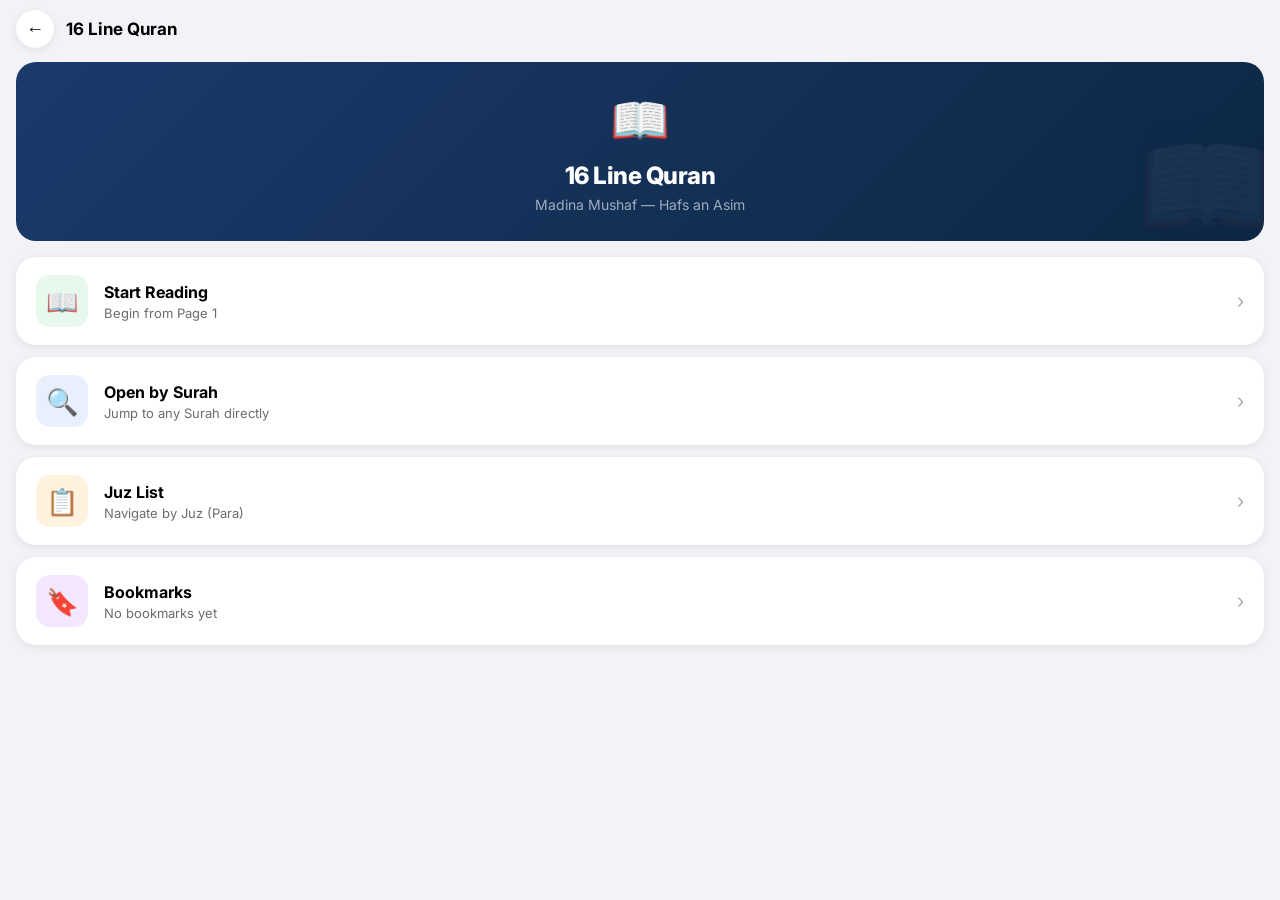
<file: quran-16line.html>
<!DOCTYPE html>
<html lang="en">
<head>
  <meta charset="UTF-8"/>
  <meta name="viewport" content="width=device-width, initial-scale=1.0, viewport-fit=cover"/>
  <meta name="apple-mobile-web-app-capable" content="yes"/>
  <meta name="apple-mobile-web-app-status-bar-style" content="black-translucent"/>
  <title>16 Line Quran – IbadahHub</title>
  <link rel="stylesheet" href="css/style.css"/>
  <link href="https://fonts.googleapis.com/css2?family=Scheherazade+New:wght@400;700&family=Inter:wght@400;600;700;800&display=swap" rel="stylesheet"/>
  <style>
    * { margin:0; padding:0; box-sizing:border-box; }
    body { background: var(--bg); min-height:100vh; font-family:'Inter',sans-serif; }

    /* ── VIEWS ── */
    .view { display:none; }
    .view.active { display:block; }

    /* ══════════════════════════════
       LANDING VIEW
    ══════════════════════════════ */
    .landing-wrap {
      padding-bottom: 40px;
    }

    .land-header {
      display:flex; align-items:center; gap:12px;
      padding:14px 16px;
      padding-top:calc(env(safe-area-inset-top,16px) + 10px);
      background:var(--bg);
    }

    .hero-card {
      background: linear-gradient(135deg,#1a3a6b,#0d2744);
      border-radius: var(--radius-lg);
      padding: 28px 20px;
      text-align: center;
      margin: 0 16px 16px;
      position: relative;
      overflow: hidden;
    }

    .hero-card::before {
      content:'📖';
      position:absolute;
      font-size:110px;
      opacity:0.05;
      right:-10px; bottom:-10px;
    }

    .hero-icon { font-size:48px; margin-bottom:12px; }

    .hero-title {
      font-size:24px; font-weight:800;
      color:white; margin-bottom:6px;
      letter-spacing:-0.5px;
    }

    .hero-sub { font-size:14px; color:rgba(255,255,255,0.6); }

    /* Resume card */
    .resume-card {
      background:white;
      border-radius:var(--radius-lg);
      padding:18px 20px;
      box-shadow:var(--shadow);
      margin:0 16px 12px;
      display:flex; align-items:center; gap:14px;
      cursor:pointer;
      transition:transform 0.15s;
      border-left:4px solid var(--green);
      -webkit-user-select:none; user-select:none;
    }

    .resume-card:active { transform:scale(0.98); }

    .resume-icon {
      font-size:28px;
      width:52px; height:52px;
      background:#e6f9ec;
      border-radius:14px;
      display:flex; align-items:center; justify-content:center;
      flex-shrink:0;
    }

    .resume-body { flex:1; }

    .resume-label {
      font-size:11px; font-weight:700;
      color:var(--green);
      text-transform:uppercase;
      letter-spacing:0.5px;
      margin-bottom:4px;
    }

    .resume-title {
      font-size:17px; font-weight:800;
      color:var(--text); margin-bottom:2px;
    }

    .resume-sub { font-size:13px; color:var(--text-secondary); }

    /* Action buttons */
    .action-btn {
      background:white;
      border-radius:var(--radius-lg);
      padding:18px 20px;
      box-shadow:var(--shadow);
      margin:0 16px 12px;
      display:flex; align-items:center; gap:16px;
      cursor:pointer;
      transition:transform 0.15s;
      -webkit-user-select:none; user-select:none;
      border:none; width:calc(100% - 32px);
      text-align:left; font-family:'Inter',sans-serif;
    }

    .action-btn:active { transform:scale(0.98); }

    .action-icon {
      width:52px; height:52px;
      border-radius:14px;
      display:flex; align-items:center;
      justify-content:center;
      font-size:26px; flex-shrink:0;
    }

    .action-body { flex:1; }

    .action-title {
      font-size:16px; font-weight:700;
      color:var(--text); margin-bottom:3px;
    }

    .action-sub { font-size:13px; color:var(--text-secondary); }
    .action-arrow { font-size:20px; color:var(--text-light); }

    /* ══════════════════════════════
       READER VIEW
    ══════════════════════════════ */
    #view-reader {
      position:fixed;
      inset:0;
      background:#fff;
      z-index:50;
      display:none;
    }

    #view-reader.active { display:block; }

    .reader-page-area {
      width:100%; height:100vh;
      display:flex; align-items:center;
      justify-content:center;
      cursor:pointer;
      position:relative;
      background:#fff;
    }

    .quran-img {
      width:100%; height:100vh;
      object-fit:contain;
      display:block;
      -webkit-user-select:none; user-select:none;
      background:#fff;
    }

    .quran-img.hidden { display:none; }

    .reader-loading {
      position:absolute; inset:0;
      display:flex; flex-direction:column;
      align-items:center; justify-content:center;
      gap:16px; background:#fff;
    }

    .reader-loading.hidden { display:none; }

    .r-spinner {
      width:36px; height:36px;
      border:3px solid rgba(0,0,0,0.12);
      border-top-color:#333;
      border-radius:50%;
      animation:spin 0.8s linear infinite;
    }

    @keyframes spin { to { transform:rotate(360deg); } }

    .r-loading-text { font-size:14px; color:rgba(0,0,0,0.4); }

    /* Reader top bar */
    .reader-topbar {
      position:fixed;
      top:0; left:0; right:0;
      z-index:100;
      background:rgba(0,0,0,0.88);
      backdrop-filter:blur(12px);
      -webkit-backdrop-filter:blur(12px);
      padding:10px 16px;
      padding-top:calc(env(safe-area-inset-top,16px) + 8px);
      display:flex; align-items:center;
      justify-content:space-between;
      transition:transform 0.3s ease, opacity 0.3s ease;
    }

    .reader-topbar.hidden {
      transform:translateY(-100%);
      opacity:0; pointer-events:none;
    }

    .r-topbar-center { text-align:center; flex:1; }
    .r-topbar-title { font-size:15px; font-weight:700; color:white; }
    .r-topbar-sub { font-size:11px; color:rgba(255,255,255,0.5); margin-top:2px; }

    .r-topbar-btn {
      width:36px; height:36px;
      border-radius:50%;
      background:rgba(255,255,255,0.12);
      border:none; color:white; font-size:16px;
      cursor:pointer;
      display:flex; align-items:center; justify-content:center;
      flex-shrink:0;
      transition:background 0.15s;
      -webkit-user-select:none; user-select:none;
    }

    .r-topbar-btn:active { background:rgba(255,255,255,0.25); }

    /* Reader bottom bar */
    .reader-bottombar {
      position:fixed;
      bottom:0; left:0; right:0;
      z-index:100;
      background:rgba(0,0,0,0.88);
      backdrop-filter:blur(12px);
      -webkit-backdrop-filter:blur(12px);
      padding:10px 20px;
      padding-bottom:calc(env(safe-area-inset-bottom,12px) + 10px);
      display:flex; align-items:center;
      justify-content:space-between; gap:10px;
      transition:transform 0.3s ease, opacity 0.3s ease;
    }

    .reader-bottombar.hidden {
      transform:translateY(100%);
      opacity:0; pointer-events:none;
    }

    .r-nav-btn {
      width:50px; height:50px;
      border-radius:50%;
      background:rgba(255,255,255,0.12);
      border:none; color:white;
      font-size:24px; font-weight:700;
      cursor:pointer;
      display:flex; align-items:center; justify-content:center;
      flex-shrink:0;
      -webkit-user-select:none; user-select:none;
      transition:background 0.15s;
    }

    .r-nav-btn:active { background:rgba(255,255,255,0.25); }
    .r-nav-btn:disabled { opacity:0.25; pointer-events:none; }

    .r-page-info { flex:1; text-align:center; }
    .r-page-num { font-size:20px; font-weight:800; color:white; letter-spacing:-0.5px; }
    .r-page-of { font-size:11px; color:rgba(255,255,255,0.4); margin-top:2px; }

    /* Bookmark floating btn */
    .r-bm-btn {
      position:fixed;
      right:14px;
      top:calc(env(safe-area-inset-top,16px) + 60px);
      z-index:99;
      width:40px; height:40px;
      border-radius:50%;
      background:rgba(0,0,0,0.5);
      border:1px solid rgba(255,255,255,0.15);
      color:white; font-size:18px;
      cursor:pointer;
      display:flex; align-items:center; justify-content:center;
      transition:all 0.2s;
    }

    .r-bm-btn.on { background:#ff9500; border-color:#ff9500; }
    .r-bm-btn:active { transform:scale(0.88); }

    /* Surah indicator */
    .r-surah-ind {
      position:fixed;
      left:14px;
      top:calc(env(safe-area-inset-top,16px) + 60px);
      background:rgba(0,0,0,0.5);
      border:1px solid rgba(255,255,255,0.15);
      border-radius:10px;
      padding:6px 10px;
      z-index:99;
      transition:opacity 0.3s;
    }

    .r-surah-ind-text { font-size:11px; color:rgba(255,255,255,0.8); font-weight:600; }

    /* ══════════════════════════════
       BOOKMARKS VIEW
    ══════════════════════════════ */
    .bm-header {
      display:flex; align-items:center; gap:12px;
      padding:14px 16px;
      padding-top:calc(env(safe-area-inset-top,16px) + 10px);
      background:var(--bg);
      position:sticky; top:0; z-index:10;
    }

    .bm-count-badge {
      background:var(--primary);
      color:white;
      font-size:12px; font-weight:700;
      padding:3px 10px;
      border-radius:50px;
    }

    .bm-item {
      background:white;
      border-radius:var(--radius);
      padding:16px 18px;
      box-shadow:var(--shadow);
      margin:0 16px 10px;
      display:flex; align-items:center; gap:14px;
      cursor:pointer;
      transition:transform 0.15s;
      -webkit-user-select:none; user-select:none;
    }

    .bm-item:active { transform:scale(0.98); }

    .bm-page-badge {
      width:52px; height:52px;
      border-radius:14px;
      background:linear-gradient(135deg,#1a3a6b,#0d2744);
      display:flex; flex-direction:column;
      align-items:center; justify-content:center;
      flex-shrink:0;
    }

    .bm-page-label { font-size:10px; color:rgba(255,255,255,0.6); font-weight:600; }
    .bm-page-num { font-size:18px; font-weight:800; color:white; line-height:1; }

    .bm-item-body { flex:1; }

    .bm-surah-name {
      font-size:15px; font-weight:700;
      color:var(--text); margin-bottom:4px;
    }

    .bm-datetime {
      font-size:12px; color:var(--text-secondary);
      display:flex; align-items:center; gap:6px;
    }

    .bm-delete-btn {
      width:32px; height:32px;
      border-radius:50%;
      background:var(--bg);
      border:none; color:var(--red);
      font-size:16px; cursor:pointer;
      display:flex; align-items:center; justify-content:center;
      transition:background 0.15s;
      flex-shrink:0;
    }

    .bm-delete-btn:active { background:#ffe8e8; }

    .bm-empty {
      text-align:center;
      padding:60px 24px;
      color:var(--text-secondary);
    }

    .bm-empty-icon { font-size:56px; margin-bottom:16px; opacity:0.4; }
    .bm-empty-title { font-size:18px; font-weight:700; color:var(--text); margin-bottom:8px; }
    .bm-empty-text { font-size:14px; line-height:1.6; }

    /* ══════════════════════════════
       MODALS (Surah + Juz)
    ══════════════════════════════ */
    .slide-modal {
      position:fixed; inset:0;
      background:rgba(0,0,0,0.5);
      z-index:200;
      display:flex; align-items:flex-end;
      opacity:0; pointer-events:none;
      transition:opacity 0.3s;
    }

    .slide-modal.show { opacity:1; pointer-events:all; }

    .slide-modal-box {
      background:white;
      border-radius:24px 24px 0 0;
      width:100%;
      max-height:82vh;
      overflow-y:auto;
      transform:translateY(100%);
      transition:transform 0.3s ease;
      padding-bottom:calc(env(safe-area-inset-bottom,20px) + 20px);
    }

    .slide-modal.show .slide-modal-box { transform:translateY(0); }

    .slide-modal-sticky {
      position:sticky; top:0;
      background:white;
      padding:16px 20px 12px;
      border-bottom:1px solid var(--border);
      z-index:1;
    }

    .slide-handle {
      width:36px; height:4px;
      background:var(--border);
      border-radius:50px;
      margin:0 auto 14px;
    }

    .slide-title {
      font-size:18px; font-weight:700;
      text-align:center; margin-bottom:12px;
    }

    .slide-search {
      width:100%; padding:10px 14px;
      border-radius:10px;
      border:1px solid var(--border);
      font-size:15px;
      background:var(--bg);
      outline:none;
      font-family:'Inter',sans-serif;
    }

    /* Surah row */
    .surah-row {
      display:flex; align-items:center;
      padding:14px 20px;
      border-bottom:1px solid var(--border);
      cursor:pointer;
      transition:background 0.15s;
      gap:14px;
    }

    .surah-row:active { background:var(--bg); }

    .surah-num {
      width:36px; height:36px;
      border-radius:10px;
      background:var(--bg);
      display:flex; align-items:center; justify-content:center;
      font-size:13px; font-weight:700;
      color:var(--text-secondary); flex-shrink:0;
    }

    .surah-info { flex:1; }

    .surah-name-en { font-size:15px; font-weight:700; color:var(--text); }

    .surah-name-ar {
      font-size:14px; color:var(--text-secondary);
      font-family:'Scheherazade New',serif;
    }

    .surah-page-lbl { font-size:12px; color:var(--primary); font-weight:600; }

    /* Juz row */
    .juz-row {
      display:flex; align-items:center;
      padding:16px 20px;
      border-bottom:1px solid var(--border);
      cursor:pointer;
      transition:background 0.15s; gap:14px;
    }

    .juz-row:active { background:var(--bg); }

    .juz-num {
      width:46px; height:46px;
      border-radius:12px;
      background:linear-gradient(135deg,#1a3a6b,#0d2744);
      display:flex; align-items:center; justify-content:center;
      font-size:16px; font-weight:800;
      color:white; flex-shrink:0;
    }

    .juz-info { flex:1; }
    .juz-title { font-size:15px; font-weight:700; color:var(--text); }
    .juz-sub { font-size:12px; color:var(--text-secondary); margin-top:2px; }
    .juz-page-lbl { font-size:13px; font-weight:700; color:var(--primary); }

    /* Goto modal (dark) */
    .goto-modal-bg {
      position:fixed; inset:0;
      background:rgba(0,0,0,0.65);
      z-index:300;
      display:flex; align-items:flex-end;
      opacity:0; pointer-events:none;
      transition:opacity 0.3s;
    }

    .goto-modal-bg.show { opacity:1; pointer-events:all; }

    .goto-modal-box {
      background:#1c1c1e;
      border-radius:24px 24px 0 0;
      padding:20px;
      padding-bottom:calc(env(safe-area-inset-bottom,20px) + 20px);
      width:100%;
      transform:translateY(100%);
      transition:transform 0.3s ease;
    }

    .goto-modal-bg.show .goto-modal-box { transform:translateY(0); }

    .goto-handle {
      width:36px; height:4px;
      background:rgba(255,255,255,0.2);
      border-radius:50px;
      margin:0 auto 18px;
    }

    .goto-title { font-size:17px; font-weight:700; color:white; text-align:center; margin-bottom:16px; }

    .goto-input {
      width:100%; padding:14px;
      border-radius:12px; border:none;
      background:rgba(255,255,255,0.1);
      color:white; font-size:20px; font-weight:700;
      text-align:center;
      font-family:'Inter',sans-serif;
      outline:none; margin-bottom:12px;
    }

    .goto-input::placeholder { color:rgba(255,255,255,0.3); }

    /* Toast */
    .toast {
      position:fixed;
      bottom:90px; left:50%;
      transform:translateX(-50%) translateY(20px);
      background:rgba(28,28,30,0.95);
      color:white; padding:12px 22px;
      border-radius:50px;
      font-size:14px; font-weight:500;
      z-index:9999; opacity:0;
      transition:all 0.3s ease;
      white-space:nowrap; pointer-events:none;
    }

    .toast.show { opacity:1; transform:translateX(-50%) translateY(0); }

    /* Swipe hint */
    .swipe-hint {
      position:fixed; bottom:90px; left:50%;
      transform:translateX(-50%);
      background:rgba(0,0,0,0.7);
      color:rgba(255,255,255,0.9);
      padding:8px 18px; border-radius:50px;
      font-size:12px; font-weight:500;
      z-index:51; pointer-events:none;
      white-space:nowrap; opacity:0;
      animation:hintShow 4s ease 1.5s forwards;
    }

    @keyframes hintShow {
      0%{opacity:0;}15%{opacity:1;}75%{opacity:1;}100%{opacity:0;}
    }
  </style>
</head>
<body>

<!-- ══════════════════════════════
     VIEW 1: LANDING
══════════════════════════════ -->
<div class="view active" id="view-landing">
  <div class="landing-wrap">

    <!-- Header -->
    <div class="land-header">
      <button class="back-btn" onclick="location.href='quran.html'">←</button>
      <div style="font-size:17px;font-weight:700;">16 Line Quran</div>
    </div>

    <!-- Hero -->
    <div class="hero-card">
      <div class="hero-icon">📖</div>
      <div class="hero-title">16 Line Quran</div>
      <div class="hero-sub">Madina Mushaf — Hafs an Asim</div>
    </div>

    <!-- Resume card (shown if saved page exists) -->
    <div class="resume-card" id="resume-card" style="display:none;" onclick="resumeReading()">
      <div class="resume-icon">▶️</div>
      <div class="resume-body">
        <div class="resume-label">▶ Resume Reading</div>
        <div class="resume-title" id="resume-title">Page 1</div>
        <div class="resume-sub" id="resume-sub">Tap to continue</div>
      </div>
      <div style="font-size:22px;color:var(--text-light);">›</div>
    </div>

    <!-- Start fresh (shown if no saved page) -->
    <button class="action-btn" id="start-btn" onclick="openReader(1)" style="display:none;">
      <div class="action-icon" style="background:#e6f9ec;">📖</div>
      <div class="action-body">
        <div class="action-title">Start Reading</div>
        <div class="action-sub">Begin from Page 1</div>
      </div>
      <div class="action-arrow">›</div>
    </button>

    <!-- Open by Surah -->
    <button class="action-btn" onclick="openSurahModal()">
      <div class="action-icon" style="background:#e8f0fe;">🔍</div>
      <div class="action-body">
        <div class="action-title">Open by Surah</div>
        <div class="action-sub">Jump to any Surah directly</div>
      </div>
      <div class="action-arrow">›</div>
    </button>

    <!-- Juz List -->
    <button class="action-btn" onclick="openJuzModal()">
      <div class="action-icon" style="background:#fff3e0;">📋</div>
      <div class="action-body">
        <div class="action-title">Juz List</div>
        <div class="action-sub">Navigate by Juz (Para)</div>
      </div>
      <div class="action-arrow">›</div>
    </button>

    <!-- Bookmarks -->
    <button class="action-btn" onclick="showView('view-bookmarks'); renderBookmarks();">
      <div class="action-icon" style="background:#f3e8ff;">🔖</div>
      <div class="action-body">
        <div class="action-title">Bookmarks</div>
        <div class="action-sub" id="bm-sub-text">No bookmarks yet</div>
      </div>
      <div class="action-arrow">›</div>
    </button>

    <div style="height:30px;"></div>
  </div>
</div>

<!-- ══════════════════════════════
     VIEW 2: READER
══════════════════════════════ -->
<div id="view-reader" class="view">

  <!-- Top bar -->
  <div class="reader-topbar" id="r-topbar">
    <button class="r-topbar-btn" onclick="closeReader()">←</button>
    <div class="r-topbar-center">
      <div class="r-topbar-title">16 Line Quran</div>
      <div class="r-topbar-sub" id="r-topbar-sub">Page 1 of 604</div>
    </div>
    <button class="r-topbar-btn" onclick="openGoto()">⊞</button>
  </div>

  <!-- Bookmark btn -->
  <button class="r-bm-btn" id="r-bm-btn" onclick="toggleBookmark()">🔖</button>

  <!-- Surah indicator -->
  <div class="r-surah-ind" id="r-surah-ind">
    <div class="r-surah-ind-text" id="r-surah-text">Al-Fatihah</div>
  </div>

  <!-- Page image area -->
  <div class="reader-page-area" onclick="toggleControls()">
    <div class="reader-loading" id="r-loading">
      <div class="r-spinner"></div>
      <div class="r-loading-text">Loading page...</div>
    </div>
    <img class="quran-img hidden" id="r-img"
      onload="onImgLoad()" onerror="onImgError()"/>
  </div>

  <!-- Swipe hint -->
  <div class="swipe-hint" id="swipe-hint">← Swipe to turn pages</div>

  <!-- Bottom bar -->
  <div class="reader-bottombar" id="r-bottombar">
    <button class="r-nav-btn" id="r-btn-prev" onclick="prevPage()">›</button>
    <div class="r-page-info">
      <div class="r-page-num" id="r-page-num">1</div>
      <div class="r-page-of">of 604</div>
    </div>
    <button class="r-nav-btn" id="r-btn-next" onclick="nextPage()">‹</button>
  </div>
</div>

<!-- ══════════════════════════════
     VIEW 3: BOOKMARKS
══════════════════════════════ -->
<div class="view" id="view-bookmarks" style="min-height:100vh; padding-bottom:40px;">
  <div class="bm-header">
    <button class="back-btn" onclick="showView('view-landing'); checkResume();">←</button>
    <div style="font-size:17px;font-weight:700;flex:1;">Bookmarks</div>
    <div class="bm-count-badge" id="bm-count-badge">0</div>
  </div>
  <div id="bm-list" style="padding-top:8px;"></div>
</div>

<!-- ══════════════════════════════
     SURAH MODAL
══════════════════════════════ -->
<div class="slide-modal" id="surah-modal" onclick="closeSurahModal(event)">
  <div class="slide-modal-box">
    <div class="slide-modal-sticky">
      <div class="slide-handle"></div>
      <div class="slide-title">Select Surah</div>
      <input class="slide-search" id="surah-search"
        placeholder="🔍 Search surah..." oninput="filterSurahs()"/>
    </div>
    <div id="surah-list"></div>
  </div>
</div>

<!-- ══════════════════════════════
     JUZ MODAL
══════════════════════════════ -->
<div class="slide-modal" id="juz-modal" onclick="closeJuzModal(event)">
  <div class="slide-modal-box">
    <div class="slide-modal-sticky">
      <div class="slide-handle"></div>
      <div class="slide-title">Select Juz (Para)</div>
    </div>
    <div id="juz-list"></div>
  </div>
</div>

<!-- GOTO MODAL -->
<div class="goto-modal-bg" id="goto-modal" onclick="closeGoto(event)">
  <div class="goto-modal-box">
    <div class="goto-handle"></div>
    <div class="goto-title">Go to Page</div>
    <input class="goto-input" id="goto-input"
      type="number" min="1" max="604" placeholder="1 – 604"/>
    <button class="btn btn-primary btn-full" onclick="goToPage()">Go</button>
    <button class="btn btn-gray btn-full" style="margin-top:8px;color:#333;"
      onclick="closeGoto()">Cancel</button>
  </div>
</div>

<!-- TOAST -->
<div class="toast" id="toast"></div>

<script>
// ══════════════════════════════
// DATA
// ══════════════════════════════
const TOTAL = 604;
let currentPage = 1;
let controlsOn = true;
let touchStartX = 0;
let touchStartY = 0;

const surahData = [
  {n:1,  en:'Al-Fatihah',     ar:'الفاتحة',      page:1},
  {n:2,  en:'Al-Baqarah',     ar:'البقرة',        page:2},
  {n:3,  en:'Ali Imran',      ar:'آل عمران',      page:50},
  {n:4,  en:'An-Nisa',        ar:'النساء',        page:77},
  {n:5,  en:'Al-Maidah',      ar:'المائدة',       page:106},
  {n:6,  en:'Al-Anam',        ar:'الأنعام',       page:128},
  {n:7,  en:'Al-Araf',        ar:'الأعراف',       page:151},
  {n:8,  en:'Al-Anfal',       ar:'الأنفال',       page:177},
  {n:9,  en:'At-Tawbah',      ar:'التوبة',        page:187},
  {n:10, en:'Yunus',          ar:'يونس',          page:208},
  {n:11, en:'Hud',            ar:'هود',           page:221},
  {n:12, en:'Yusuf',          ar:'يوسف',          page:235},
  {n:13, en:'Ar-Rad',         ar:'الرعد',         page:249},
  {n:14, en:'Ibrahim',        ar:'إبراهيم',       page:255},
  {n:15, en:'Al-Hijr',        ar:'الحجر',         page:262},
  {n:16, en:'An-Nahl',        ar:'النحل',         page:267},
  {n:17, en:'Al-Isra',        ar:'الإسراء',       page:282},
  {n:18, en:'Al-Kahf',        ar:'الكهف',         page:293},
  {n:19, en:'Maryam',         ar:'مريم',          page:305},
  {n:20, en:'Ta-Ha',          ar:'طه',            page:312},
  {n:21, en:'Al-Anbiya',      ar:'الأنبياء',      page:322},
  {n:22, en:'Al-Hajj',        ar:'الحج',          page:332},
  {n:23, en:'Al-Muminun',     ar:'المؤمنون',      page:342},
  {n:24, en:'An-Nur',         ar:'النور',         page:350},
  {n:25, en:'Al-Furqan',      ar:'الفرقان',       page:359},
  {n:26, en:'Ash-Shuara',     ar:'الشعراء',       page:367},
  {n:27, en:'An-Naml',        ar:'النمل',         page:377},
  {n:28, en:'Al-Qasas',       ar:'القصص',         page:385},
  {n:29, en:'Al-Ankabut',     ar:'العنكبوت',      page:396},
  {n:30, en:'Ar-Rum',         ar:'الروم',         page:404},
  {n:31, en:'Luqman',         ar:'لقمان',         page:411},
  {n:32, en:'As-Sajdah',      ar:'السجدة',        page:415},
  {n:33, en:'Al-Ahzab',       ar:'الأحزاب',       page:418},
  {n:34, en:'Saba',           ar:'سبأ',           page:428},
  {n:35, en:'Fatir',          ar:'فاطر',          page:434},
  {n:36, en:'Ya-Sin',         ar:'يس',            page:440},
  {n:37, en:'As-Saffat',      ar:'الصافات',       page:446},
  {n:38, en:'Sad',            ar:'ص',             page:453},
  {n:39, en:'Az-Zumar',       ar:'الزمر',         page:458},
  {n:40, en:'Ghafir',         ar:'غافر',          page:467},
  {n:41, en:'Fussilat',       ar:'فصلت',          page:477},
  {n:42, en:'Ash-Shura',      ar:'الشورى',        page:483},
  {n:43, en:'Az-Zukhruf',     ar:'الزخرف',        page:489},
  {n:44, en:'Ad-Dukhan',      ar:'الدخان',        page:496},
  {n:45, en:'Al-Jathiyah',    ar:'الجاثية',       page:499},
  {n:46, en:'Al-Ahqaf',       ar:'الأحقاف',       page:502},
  {n:47, en:'Muhammad',       ar:'محمد',          page:507},
  {n:48, en:'Al-Fath',        ar:'الفتح',         page:511},
  {n:49, en:'Al-Hujurat',     ar:'الحجرات',       page:515},
  {n:50, en:'Qaf',            ar:'ق',             page:518},
  {n:51, en:'Adh-Dhariyat',   ar:'الذاريات',      page:520},
  {n:52, en:'At-Tur',         ar:'الطور',         page:523},
  {n:53, en:'An-Najm',        ar:'النجم',         page:526},
  {n:54, en:'Al-Qamar',       ar:'القمر',         page:528},
  {n:55, en:'Ar-Rahman',      ar:'الرحمن',        page:531},
  {n:56, en:'Al-Waqiah',      ar:'الواقعة',       page:534},
  {n:57, en:'Al-Hadid',       ar:'الحديد',        page:537},
  {n:58, en:'Al-Mujadila',    ar:'المجادلة',      page:542},
  {n:59, en:'Al-Hashr',       ar:'الحشر',         page:545},
  {n:60, en:'Al-Mumtahanah',  ar:'الممتحنة',      page:549},
  {n:61, en:'As-Saf',         ar:'الصف',          page:551},
  {n:62, en:'Al-Jumuah',      ar:'الجمعة',        page:553},
  {n:63, en:'Al-Munafiqun',   ar:'المنافقون',     page:554},
  {n:64, en:'At-Taghabun',    ar:'التغابن',       page:556},
  {n:65, en:'At-Talaq',       ar:'الطلاق',        page:558},
  {n:66, en:'At-Tahrim',      ar:'التحريم',       page:560},
  {n:67, en:'Al-Mulk',        ar:'الملك',         page:562},
  {n:68, en:'Al-Qalam',       ar:'القلم',         page:564},
  {n:69, en:'Al-Haqqah',      ar:'الحاقة',        page:566},
  {n:70, en:'Al-Maarij',      ar:'المعارج',       page:568},
  {n:71, en:'Nuh',            ar:'نوح',           page:570},
  {n:72, en:'Al-Jinn',        ar:'الجن',          page:572},
  {n:73, en:'Al-Muzzammil',   ar:'المزمل',        page:574},
  {n:74, en:'Al-Muddaththir', ar:'المدثر',        page:575},
  {n:75, en:'Al-Qiyamah',     ar:'القيامة',       page:577},
  {n:76, en:'Al-Insan',       ar:'الإنسان',       page:578},
  {n:77, en:'Al-Mursalat',    ar:'المرسلات',      page:580},
  {n:78, en:'An-Naba',        ar:'النبأ',         page:582},
  {n:79, en:'An-Naziat',      ar:'النازعات',      page:583},
  {n:80, en:'Abasa',          ar:'عبس',           page:585},
  {n:81, en:'At-Takwir',      ar:'التكوير',       page:586},
  {n:82, en:'Al-Infitar',     ar:'الانفطار',      page:587},
  {n:83, en:'Al-Mutaffifin',  ar:'المطففين',      page:587},
  {n:84, en:'Al-Inshiqaq',    ar:'الانشقاق',      page:589},
  {n:85, en:'Al-Buruj',       ar:'البروج',        page:590},
  {n:86, en:'At-Tariq',       ar:'الطارق',        page:591},
  {n:87, en:'Al-Ala',         ar:'الأعلى',        page:591},
  {n:88, en:'Al-Ghashiyah',   ar:'الغاشية',       page:592},
  {n:89, en:'Al-Fajr',        ar:'الفجر',         page:593},
  {n:90, en:'Al-Balad',       ar:'البلد',         page:594},
  {n:91, en:'Ash-Shams',      ar:'الشمس',         page:595},
  {n:92, en:'Al-Layl',        ar:'الليل',         page:595},
  {n:93, en:'Ad-Duhaa',       ar:'الضحى',         page:596},
  {n:94, en:'Ash-Sharh',      ar:'الشرح',         page:596},
  {n:95, en:'At-Tin',         ar:'التين',         page:597},
  {n:96, en:'Al-Alaq',        ar:'العلق',         page:597},
  {n:97, en:'Al-Qadr',        ar:'القدر',         page:598},
  {n:98, en:'Al-Bayyinah',    ar:'البينة',        page:598},
  {n:99, en:'Az-Zalzalah',    ar:'الزلزلة',       page:599},
  {n:100,en:'Al-Adiyat',      ar:'العاديات',      page:599},
  {n:101,en:'Al-Qariah',      ar:'القارعة',       page:600},
  {n:102,en:'At-Takathur',    ar:'التكاثر',       page:601},
  {n:103,en:'Al-Asr',         ar:'العصر',         page:601},
  {n:104,en:'Al-Humazah',     ar:'الهمزة',        page:601},
  {n:105,en:'Al-Fil',         ar:'الفيل',         page:602},
  {n:106,en:'Quraysh',        ar:'قريش',          page:602},
  {n:107,en:'Al-Maun',        ar:'الماعون',       page:602},
  {n:108,en:'Al-Kawthar',     ar:'الكوثر',        page:603},
  {n:109,en:'Al-Kafirun',     ar:'الكافرون',      page:603},
  {n:110,en:'An-Nasr',        ar:'النصر',         page:603},
  {n:111,en:'Al-Masad',       ar:'المسد',         page:604},
  {n:112,en:'Al-Ikhlas',      ar:'الإخلاص',       page:604},
  {n:113,en:'Al-Falaq',       ar:'الفلق',         page:604},
  {n:114,en:'An-Nas',         ar:'الناس',         page:604}
];

const juzData = [
  {n:1,  title:'Juz 1',  starts:'Al-Fatihah 1',     page:1},
  {n:2,  title:'Juz 2',  starts:'Al-Baqarah 142',   page:22},
  {n:3,  title:'Juz 3',  starts:'Al-Baqarah 253',   page:42},
  {n:4,  title:'Juz 4',  starts:'Ali Imran 92',      page:62},
  {n:5,  title:'Juz 5',  starts:'An-Nisa 24',        page:82},
  {n:6,  title:'Juz 6',  starts:'An-Nisa 148',       page:102},
  {n:7,  title:'Juz 7',  starts:'Al-Maidah 83',      page:121},
  {n:8,  title:'Juz 8',  starts:'Al-Anam 111',       page:142},
  {n:9,  title:'Juz 9',  starts:'Al-Araf 88',        page:162},
  {n:10, title:'Juz 10', starts:'Al-Anfal 41',       page:182},
  {n:11, title:'Juz 11', starts:'At-Tawbah 93',      page:201},
  {n:12, title:'Juz 12', starts:'Hud 6',             page:221},
  {n:13, title:'Juz 13', starts:'Yusuf 53',          page:241},
  {n:14, title:'Juz 14', starts:'Al-Hijr 1',         page:261},
  {n:15, title:'Juz 15', starts:'Al-Isra 1',         page:282},
  {n:16, title:'Juz 16', starts:'Al-Kahf 75',        page:302},
  {n:17, title:'Juz 17', starts:'Al-Anbiya 1',       page:322},
  {n:18, title:'Juz 18', starts:'Al-Muminun 1',      page:342},
  {n:19, title:'Juz 19', starts:'Al-Furqan 21',      page:362},
  {n:20, title:'Juz 20', starts:'An-Naml 56',        page:381},
  {n:21, title:'Juz 21', starts:'Al-Ankabut 46',     page:401},
  {n:22, title:'Juz 22', starts:'Al-Ahzab 31',       page:421},
  {n:23, title:'Juz 23', starts:'Ya-Sin 28',         page:441},
  {n:24, title:'Juz 24', starts:'Az-Zumar 32',       page:461},
  {n:25, title:'Juz 25', starts:'Fussilat 47',       page:481},
  {n:26, title:'Juz 26', starts:'Al-Ahqaf 1',        page:501},
  {n:27, title:'Juz 27', starts:'Adh-Dhariyat 31',   page:521},
  {n:28, title:'Juz 28', starts:'Al-Mujadila 1',     page:542},
  {n:29, title:'Juz 29', starts:'Al-Mulk 1',         page:562},
  {n:30, title:'Juz 30', starts:'An-Naba 1',         page:582}
];

// ══════════════════════════════
// VIEW MANAGEMENT
// ══════════════════════════════
function showView(id) {
  document.querySelectorAll('.view').forEach(v => v.classList.remove('active'));
  document.getElementById(id).classList.add('active');
  window.scrollTo(0,0);
}

// ══════════════════════════════
// LANDING
// ══════════════════════════════
function checkResume() {
  const saved = localStorage.getItem('quran16line_page');
  const resumeCard = document.getElementById('resume-card');
  const startBtn = document.getElementById('start-btn');

  if (saved && parseInt(saved) > 1) {
    resumeCard.style.display = 'flex';
    startBtn.style.display = 'none';
    const surah = getSurahForPage(parseInt(saved));
    document.getElementById('resume-title').textContent = 'Page ' + saved + ' — ' + surah;
    document.getElementById('resume-sub').textContent = 'Continue where you left off';
  } else {
    resumeCard.style.display = 'none';
    startBtn.style.display = 'flex';
  }

  // Bookmark count
  const bms = JSON.parse(localStorage.getItem('quran16bookmarks') || '[]');
  const bmSub = document.getElementById('bm-sub-text');
  bmSub.textContent = bms.length > 0
    ? bms.length + ' saved bookmark' + (bms.length > 1 ? 's' : '')
    : 'No bookmarks yet';
}

function resumeReading() {
  const saved = parseInt(localStorage.getItem('quran16line_page') || '1');
  openReader(saved);
}

// ══════════════════════════════
// READER
// ══════════════════════════════
function openReader(p) {
  showView('view-reader');
  controlsOn = true;
  loadPage(p);
}

function closeReader() {
  showView('view-landing');
  checkResume();
}

function getSurahForPage(p) {
  let idx = 0;
  for (let i = 0; i < surahData.length; i++) {
    if (surahData[i].page <= p) idx = i;
    else break;
  }
  return surahData[idx].en;
}

function loadPage(p) {
  if (p < 1) p = 1;
  if (p > TOTAL) p = TOTAL;
  currentPage = p;

  localStorage.setItem('quran16line_page', currentPage);

  document.getElementById('r-page-num').textContent = currentPage;
  document.getElementById('r-topbar-sub').textContent = 'Page ' + currentPage + ' of ' + TOTAL;
  document.getElementById('r-surah-text').textContent = getSurahForPage(currentPage);

  document.getElementById('r-btn-next').disabled = currentPage <= 1;
  document.getElementById('r-btn-prev').disabled = currentPage >= TOTAL;

  const img = document.getElementById('r-img');
  img.classList.add('hidden');
  document.getElementById('r-loading').classList.remove('hidden');
  img.src = `https://cdn.jsdelivr.net/npm/the-amazing-quran-images/images/${currentPage}.png`;

  updateBmBtn();
}

function onImgLoad() {
  document.getElementById('r-loading').classList.add('hidden');
  document.getElementById('r-img').classList.remove('hidden');
}

function onImgError() {
  const img = document.getElementById('r-img');
  const padded = String(currentPage).padStart(3,'0');
  if (!img.src.includes('archive.org')) {
    img.src = `https://archive.org/download/ALQURANPERPAGEFORMATPNG/page${padded}.png`;
  } else {
    document.getElementById('r-loading').innerHTML =
      `<div style="color:rgba(0,0,0,0.4);text-align:center;padding:30px;font-size:14px;">
        Could not load page.<br>Check internet connection.</div>`;
  }
}

function nextPage() { if (currentPage > 1) loadPage(currentPage - 1); }
function prevPage() { if (currentPage < TOTAL) loadPage(currentPage + 1); }

function toggleControls() {
  controlsOn = !controlsOn;
  document.getElementById('r-topbar').classList.toggle('hidden', !controlsOn);
  document.getElementById('r-bottombar').classList.toggle('hidden', !controlsOn);
  document.getElementById('r-bm-btn').style.opacity = controlsOn ? '1' : '0';
  document.getElementById('r-surah-ind').style.opacity = controlsOn ? '1' : '0';
}

// Swipe
document.addEventListener('touchstart', e => {
  touchStartX = e.touches[0].clientX;
  touchStartY = e.touches[0].clientY;
}, { passive:true });

document.addEventListener('touchend', e => {
  const dx = e.changedTouches[0].clientX - touchStartX;
  const dy = e.changedTouches[0].clientY - touchStartY;
  if (document.getElementById('view-reader').classList.contains('active')) {
    if (Math.abs(dx) > Math.abs(dy) && Math.abs(dx) > 50) {
      if (dx > 0) prevPage(); else nextPage();
    }
  }
}, { passive:true });

document.addEventListener('keydown', e => {
  if (e.key === 'ArrowLeft') nextPage();
  if (e.key === 'ArrowRight') prevPage();
});

// Goto page
function openGoto() {
  document.getElementById('goto-modal').classList.add('show');
  setTimeout(() => document.getElementById('goto-input').focus(), 350);
}

function closeGoto(e) {
  if (!e || e.target === document.getElementById('goto-modal')) {
    document.getElementById('goto-modal').classList.remove('show');
  }
}

function goToPage() {
  const v = parseInt(document.getElementById('goto-input').value);
  if (v >= 1 && v <= TOTAL) {
    loadPage(v);
    closeGoto();
    document.getElementById('goto-input').value = '';
  } else {
    showToast('Enter a page between 1 and 604');
  }
}

// ══════════════════════════════
// BOOKMARKS
// ══════════════════════════════
function toggleBookmark() {
  const bms = JSON.parse(localStorage.getItem('quran16bookmarks') || '[]');
  const idx = bms.findIndex(b => b.page === currentPage);
  if (idx === -1) {
    const now = new Date();
    bms.push({
      page: currentPage,
      surah: getSurahForPage(currentPage),
      date: now.toLocaleDateString('en-US', {weekday:'short', month:'short', day:'numeric', year:'numeric'}),
      time: now.toLocaleTimeString('en-US', {hour:'2-digit', minute:'2-digit'})
    });
    showToast('🔖 Page ' + currentPage + ' bookmarked!');
  } else {
    if (!confirm('Remove bookmark for page ' + currentPage + '?')) return;
    bms.splice(idx, 1);
    showToast('Bookmark removed');
  }
  localStorage.setItem('quran16bookmarks', JSON.stringify(bms));
  updateBmBtn();
}

function updateBmBtn() {
  const bms = JSON.parse(localStorage.getItem('quran16bookmarks') || '[]');
  document.getElementById('r-bm-btn').classList.toggle('on', bms.some(b => b.page === currentPage));
}

function renderBookmarks() {
  const bms = JSON.parse(localStorage.getItem('quran16bookmarks') || '[]');
  const list = document.getElementById('bm-list');
  document.getElementById('bm-count-badge').textContent = bms.length;

  if (bms.length === 0) {
    list.innerHTML = `
      <div class="bm-empty">
        <div class="bm-empty-icon">🔖</div>
        <div class="bm-empty-title">No Bookmarks Yet</div>
        <div class="bm-empty-text">Open the reader and tap the 🔖 button to save a page.</div>
      </div>`;
    return;
  }

  // Sort newest first
  const sorted = [...bms].reverse();
  list.innerHTML = sorted.map((b, i) => `
    <div class="bm-item" onclick="openReader(${b.page})">
      <div class="bm-page-badge">
        <div class="bm-page-label">PAGE</div>
        <div class="bm-page-num">${b.page}</div>
      </div>
      <div class="bm-item-body">
        <div class="bm-surah-name">${b.surah}</div>
        <div class="bm-datetime">
          <span>📅 ${b.date}</span>
          <span>🕐 ${b.time}</span>
        </div>
      </div>
      <button class="bm-delete-btn" onclick="event.stopPropagation(); deleteBookmark(${b.page})">🗑</button>
    </div>
  `).join('');
}

function deleteBookmark(page) {
  if (!confirm('Delete bookmark for page ' + page + '?')) return;
  let bms = JSON.parse(localStorage.getItem('quran16bookmarks') || '[]');
  bms = bms.filter(b => b.page !== page);
  localStorage.setItem('quran16bookmarks', JSON.stringify(bms));
  renderBookmarks();
  showToast('Bookmark deleted');
}

// ══════════════════════════════
// SURAH MODAL
// ══════════════════════════════
function openSurahModal() {
  document.getElementById('surah-modal').classList.add('show');
  renderSurahs(surahData);
}

function closeSurahModal(e) {
  if (!e || e.target === document.getElementById('surah-modal')) {
    document.getElementById('surah-modal').classList.remove('show');
  }
}

function filterSurahs() {
  const q = document.getElementById('surah-search').value.toLowerCase();
  const filtered = surahData.filter(s =>
    s.en.toLowerCase().includes(q) ||
    s.ar.includes(q) ||
    String(s.n).includes(q)
  );
  renderSurahs(filtered);
}

function renderSurahs(list) {
  document.getElementById('surah-list').innerHTML = list.map(s => `
    <div class="surah-row" onclick="selectSurah(${s.page})">
      <div class="surah-num">${s.n}</div>
      <div class="surah-info">
        <div class="surah-name-en">${s.en}</div>
        <div class="surah-name-ar">${s.ar}</div>
      </div>
      <div class="surah-page-lbl">P.${s.page}</div>
    </div>
  `).join('');
}

function selectSurah(page) {
  document.getElementById('surah-modal').classList.remove('show');
  openReader(page);
}

// ══════════════════════════════
// JUZ MODAL
// ══════════════════════════════
function openJuzModal() {
  document.getElementById('juz-modal').classList.add('show');
  document.getElementById('juz-list').innerHTML = juzData.map(j => `
    <div class="juz-row" onclick="selectJuz(${j.page})">
      <div class="juz-num">${j.n}</div>
      <div class="juz-info">
        <div class="juz-title">${j.title}</div>
        <div class="juz-sub">Starts: ${j.starts}</div>
      </div>
      <div class="juz-page-lbl">P.${j.page}</div>
    </div>
  `).join('');
}

function closeJuzModal(e) {
  if (!e || e.target === document.getElementById('juz-modal')) {
    document.getElementById('juz-modal').classList.remove('show');
  }
}

function selectJuz(page) {
  document.getElementById('juz-modal').classList.remove('show');
  openReader(page);
}

// ══════════════════════════════
// TOAST
// ══════════════════════════════
function showToast(msg) {
  const t = document.getElementById('toast');
  t.textContent = msg;
  t.classList.add('show');
  setTimeout(() => t.classList.remove('show'), 2500);
}

// ══════════════════════════════
// INIT
// ══════════════════════════════
checkResume();
</script>
</body>
</html>
</file>
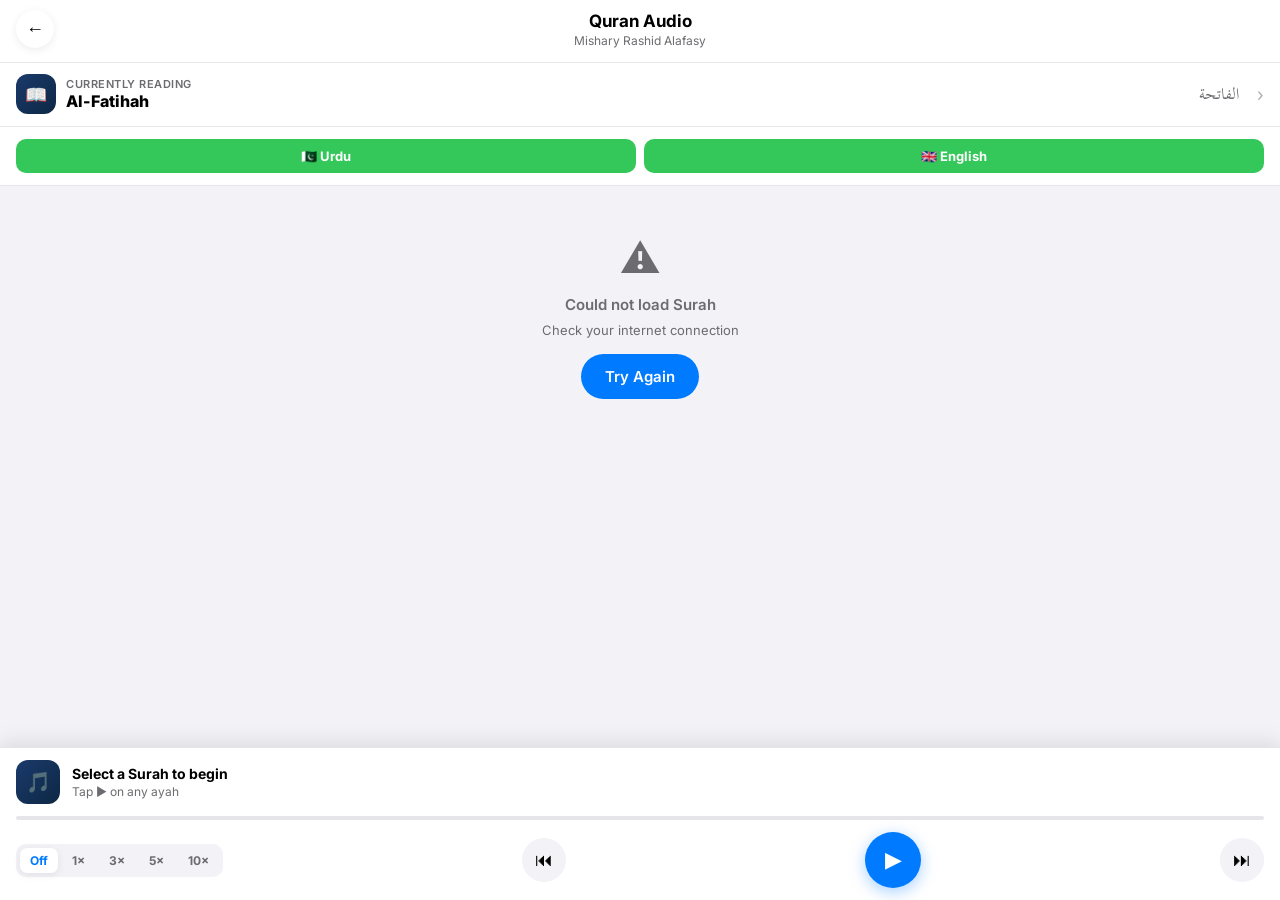
<file: quran-audio.html>
<!DOCTYPE html>
<html lang="en">
<head>
  <meta charset="UTF-8"/>
  <meta name="viewport" content="width=device-width, initial-scale=1.0, viewport-fit=cover"/>
  <meta name="apple-mobile-web-app-capable" content="yes"/>
  <meta name="apple-mobile-web-app-status-bar-style" content="default"/>
  <title>Quran Audio – IbadahHub</title>
  <link rel="stylesheet" href="css/style.css"/>
  <link href="https://fonts.googleapis.com/css2?family=Scheherazade+New:wght@400;700&family=Noto+Nastaliq+Urdu:wght@400;700&family=Inter:wght@400;600;700;800&display=swap" rel="stylesheet"/>
  <style>
    * { margin:0; padding:0; box-sizing:border-box; }
    body { background:var(--bg); min-height:100vh; font-family:'Inter',sans-serif; padding-bottom:200px; }

    /* ── HEADER ── */
    .audio-header {
      display:flex; align-items:center; justify-content:space-between;
      padding:14px 16px;
      padding-top:calc(env(safe-area-inset-top,16px) + 10px);
      background:white;
      box-shadow:0 1px 0 var(--border);
      position:sticky; top:0; z-index:50;
    }

    .header-center { flex:1; text-align:center; }
    .header-title { font-size:17px; font-weight:700; color:var(--text); }
    .header-sub { font-size:12px; color:var(--text-secondary); margin-top:2px; }

    /* ── SURAH SELECTOR ── */
    .surah-selector {
      background:white;
      border-bottom:1px solid var(--border);
      padding:12px 16px;
      display:flex; align-items:center; gap:10px;
      cursor:pointer;
      -webkit-user-select:none; user-select:none;
    }

    .surah-selector:active { background:var(--bg); }

    .surah-sel-icon {
      width:40px; height:40px; border-radius:12px;
      background:linear-gradient(135deg,#1a3a6b,#0d2744);
      display:flex; align-items:center; justify-content:center;
      font-size:18px; flex-shrink:0;
    }

    .surah-sel-body { flex:1; }
    .surah-sel-label { font-size:11px; font-weight:600; color:var(--text-secondary); text-transform:uppercase; letter-spacing:0.5px; }
    .surah-sel-name { font-size:16px; font-weight:800; color:var(--text); }
    .surah-sel-ar { font-family:'Scheherazade New',serif; font-size:16px; color:var(--text-secondary); }

    /* ── TRANSLATION TOGGLES ── */
    .toggle-bar {
      display:flex; gap:8px;
      padding:12px 16px;
      background:white;
      border-bottom:1px solid var(--border);
    }

    .toggle-btn {
      flex:1; padding:9px;
      border-radius:10px; border:none;
      font-size:13px; font-weight:700;
      cursor:pointer; transition:all 0.2s;
      font-family:'Inter',sans-serif;
      -webkit-user-select:none; user-select:none;
    }

    .toggle-btn.off { background:var(--bg); color:var(--text-secondary); }
    .toggle-btn.on { background:var(--green); color:white; }

    /* ── AYAH LIST ── */
    .ayah-list { padding:8px 16px; }

    .ayah-card {
      background:white;
      border-radius:var(--radius-lg);
      padding:20px;
      box-shadow:var(--shadow);
      margin-bottom:12px;
      transition:all 0.2s;
      border:2px solid transparent;
    }

    .ayah-card.active {
      border-color:var(--primary);
      box-shadow:0 4px 20px rgba(0,122,255,0.15);
    }

    .ayah-card.playing {
      border-color:var(--green);
      box-shadow:0 4px 20px rgba(52,199,89,0.15);
    }

    /* Ayah header */
    .ayah-header {
      display:flex; align-items:center;
      justify-content:space-between;
      margin-bottom:14px;
    }

    .ayah-num {
      width:36px; height:36px; border-radius:50%;
      background:linear-gradient(135deg,#1a3a6b,#0d2744);
      display:flex; align-items:center; justify-content:center;
      font-size:13px; font-weight:700; color:white; flex-shrink:0;
    }

    .ayah-num.active-num { background:var(--primary); }
    .ayah-num.playing-num { background:var(--green); }

    .ayah-actions { display:flex; gap:8px; align-items:center; }

    .ayah-play-btn {
      width:36px; height:36px; border-radius:50%;
      background:var(--primary);
      border:none; color:white; font-size:14px;
      cursor:pointer; display:flex; align-items:center; justify-content:center;
      transition:all 0.15s; -webkit-user-select:none; user-select:none;
    }

    .ayah-play-btn:active { transform:scale(0.9); }
    .ayah-play-btn.playing { background:var(--green); }

    .ayah-bm-btn {
      width:32px; height:32px; border-radius:50%;
      background:var(--bg); border:none;
      font-size:14px; cursor:pointer;
      display:flex; align-items:center; justify-content:center;
      transition:all 0.15s;
    }

    .ayah-bm-btn.on { background:#fff3e0; }

    /* Arabic text */
    .ayah-arabic {
      font-family:'Scheherazade New',serif;
      font-size:26px; line-height:2;
      text-align:right; direction:rtl;
      color:var(--text); margin-bottom:12px;
    }

    /* Urdu translation */
    .ayah-urdu {
      font-family:'Noto Nastaliq Urdu',serif;
      font-size:15px; line-height:2.4;
      text-align:right; direction:rtl;
      color:var(--text-secondary);
      padding:12px; border-radius:10px;
      background:var(--bg); margin-bottom:8px;
    }

    /* English translation */
    .ayah-english {
      font-size:14px; line-height:1.7;
      color:var(--text-secondary);
      padding:12px; border-radius:10px;
      background:#f0f7ff; font-style:italic;
    }

    /* ── BOTTOM PLAYER ── */
    .bottom-player {
      position:fixed;
      bottom:0; left:0; right:0;
      background:white;
      border-top:1px solid var(--border);
      box-shadow:0 -4px 20px rgba(0,0,0,0.1);
      z-index:100;
      padding:12px 16px;
      padding-bottom:calc(env(safe-area-inset-bottom,12px) + 12px);
    }

    /* Now playing info */
    .now-playing {
      display:flex; align-items:center; gap:12px;
      margin-bottom:12px;
    }

    .now-playing-icon {
      width:44px; height:44px; border-radius:12px;
      background:linear-gradient(135deg,#1a3a6b,#0d2744);
      display:flex; align-items:center; justify-content:center;
      font-size:20px; flex-shrink:0;
    }

    .now-playing-body { flex:1; min-width:0; }

    .now-playing-surah {
      font-size:14px; font-weight:700; color:var(--text);
      white-space:nowrap; overflow:hidden; text-overflow:ellipsis;
    }

    .now-playing-ayah { font-size:12px; color:var(--text-secondary); margin-top:2px; }

    /* Progress bar */
    .audio-progress {
      height:4px; background:var(--border);
      border-radius:50px; overflow:hidden; margin-bottom:12px;
    }

    .audio-progress-fill {
      height:100%; background:var(--primary);
      border-radius:50px; width:0%;
      transition:width 0.3s ease;
    }

    /* Controls */
    .player-controls {
      display:flex; align-items:center;
      justify-content:space-between; gap:8px;
    }

    .ctrl-btn {
      width:44px; height:44px; border-radius:50%;
      border:none; background:var(--bg);
      font-size:18px; cursor:pointer;
      display:flex; align-items:center; justify-content:center;
      transition:all 0.15s; -webkit-user-select:none; user-select:none;
      flex-shrink:0;
    }

    .ctrl-btn:active { transform:scale(0.9); background:var(--border); }

    .play-pause-btn {
      width:56px; height:56px; border-radius:50%;
      background:var(--primary); border:none;
      color:white; font-size:22px; cursor:pointer;
      display:flex; align-items:center; justify-content:center;
      transition:all 0.15s; -webkit-user-select:none; user-select:none;
      box-shadow:0 4px 16px rgba(0,122,255,0.35);
      flex-shrink:0;
    }

    .play-pause-btn:active { transform:scale(0.92); }
    .play-pause-btn.playing { background:var(--green); box-shadow:0 4px 16px rgba(52,199,89,0.35); }

    /* Repeat selector */
    .repeat-selector {
      display:flex; align-items:center; gap:4px;
      background:var(--bg); border-radius:10px; padding:4px;
    }

    .repeat-opt {
      padding:5px 10px; border-radius:7px; border:none;
      font-size:12px; font-weight:700;
      color:var(--text-secondary); background:transparent;
      cursor:pointer; font-family:'Inter',sans-serif;
      -webkit-user-select:none; user-select:none;
      transition:all 0.15s;
    }

    .repeat-opt.active { background:white; color:var(--primary); box-shadow:var(--shadow); }

    /* Loading overlay */
    .loading-overlay {
      display:none;
      position:fixed; inset:0;
      background:rgba(255,255,255,0.85);
      z-index:200;
      align-items:center; justify-content:center;
      flex-direction:column; gap:16px;
    }

    .loading-overlay.show { display:flex; }
    .loading-spinner { width:40px; height:40px; border:4px solid var(--border); border-top-color:var(--primary); border-radius:50%; animation:spin 0.8s linear infinite; }
    @keyframes spin { to { transform:rotate(360deg); } }
    .loading-text { font-size:15px; font-weight:600; color:var(--text-secondary); }

    /* Surah modal */
    .modal-bg {
      position:fixed; inset:0; background:rgba(0,0,0,0.5); z-index:300;
      display:flex; align-items:flex-end;
      opacity:0; pointer-events:none; transition:opacity 0.3s;
    }

    .modal-bg.show { opacity:1; pointer-events:all; }

    .modal-box {
      background:white; border-radius:24px 24px 0 0;
      width:100%; max-height:82vh; overflow-y:auto;
      transform:translateY(100%); transition:transform 0.3s ease;
      padding-bottom:calc(env(safe-area-inset-bottom,20px) + 20px);
    }

    .modal-bg.show .modal-box { transform:translateY(0); }

    .modal-sticky {
      position:sticky; top:0; background:white;
      padding:16px 20px 12px;
      border-bottom:1px solid var(--border); z-index:1;
    }

    .modal-handle { width:36px; height:4px; background:var(--border); border-radius:50px; margin:0 auto 14px; }
    .modal-title { font-size:18px; font-weight:700; text-align:center; margin-bottom:12px; }

    .modal-search {
      width:100%; padding:10px 14px; border-radius:10px;
      border:1px solid var(--border); font-size:15px;
      background:var(--bg); outline:none; font-family:'Inter',sans-serif;
    }

    .surah-row {
      display:flex; align-items:center;
      padding:14px 20px; border-bottom:1px solid var(--border);
      cursor:pointer; transition:background 0.15s; gap:14px;
    }

    .surah-row:active { background:var(--bg); }

    .surah-num-badge {
      width:38px; height:38px; border-radius:10px;
      background:var(--bg);
      display:flex; align-items:center; justify-content:center;
      font-size:13px; font-weight:700; color:var(--text-secondary); flex-shrink:0;
    }

    .surah-info { flex:1; }
    .surah-en { font-size:15px; font-weight:700; color:var(--text); }
    .surah-ar { font-size:14px; color:var(--text-secondary); font-family:'Scheherazade New',serif; }
    .surah-meta { font-size:12px; color:var(--text-light); }

    /* Toast */
    .toast {
      position:fixed; bottom:180px; left:50%;
      transform:translateX(-50%) translateY(20px);
      background:rgba(28,28,30,0.95); color:white;
      padding:12px 22px; border-radius:50px;
      font-size:14px; font-weight:500; z-index:9999;
      opacity:0; transition:all 0.3s ease;
      white-space:nowrap; pointer-events:none;
    }

    .toast.show { opacity:1; transform:translateX(-50%) translateY(0); }
  </style>
</head>
<body>

<!-- LOADING OVERLAY -->
<div class="loading-overlay" id="loading-overlay">
  <div class="loading-spinner"></div>
  <div class="loading-text" id="loading-text">Loading Surah...</div>
</div>

<!-- HEADER -->
<div class="audio-header">
  <button class="back-btn" onclick="location.href='quran.html'">←</button>
  <div class="header-center">
    <div class="header-title">Quran Audio</div>
    <div class="header-sub">Mishary Rashid Alafasy</div>
  </div>
  <div style="width:38px;"></div>
</div>

<!-- SURAH SELECTOR -->
<div class="surah-selector" onclick="openSurahModal()">
  <div class="surah-sel-icon">📖</div>
  <div class="surah-sel-body">
    <div class="surah-sel-label">Currently Reading</div>
    <div class="surah-sel-name" id="sel-surah-name">Al-Fatihah</div>
  </div>
  <div class="surah-sel-ar" id="sel-surah-ar">الفاتحة</div>
  <div style="font-size:18px; color:var(--text-light); margin-left:8px;">›</div>
</div>

<!-- TRANSLATION TOGGLES -->
<div class="toggle-bar">
  <button class="toggle-btn on" id="toggle-urdu" onclick="toggleLang('urdu')">
    🇵🇰 Urdu
  </button>
  <button class="toggle-btn on" id="toggle-english" onclick="toggleLang('english')">
    🇬🇧 English
  </button>
</div>

<!-- AYAH LIST -->
<div class="ayah-list" id="ayah-list">
  <div style="text-align:center; padding:40px; color:var(--text-secondary);">
    <div style="font-size:40px; margin-bottom:12px;">📖</div>
    <div style="font-size:15px; font-weight:600;">Loading Quran...</div>
  </div>
</div>

<!-- BOTTOM PLAYER -->
<div class="bottom-player">
  <!-- Now playing -->
  <div class="now-playing">
    <div class="now-playing-icon">🎵</div>
    <div class="now-playing-body">
      <div class="now-playing-surah" id="now-surah">Select a Surah to begin</div>
      <div class="now-playing-ayah" id="now-ayah">Tap ▶ on any ayah</div>
    </div>
  </div>

  <!-- Progress -->
  <div class="audio-progress">
    <div class="audio-progress-fill" id="progress-fill"></div>
  </div>

  <!-- Controls -->
  <div class="player-controls">
    <!-- Repeat selector -->
    <div class="repeat-selector">
      <button class="repeat-opt active" id="rep-off" onclick="setRepeat(0)">Off</button>
      <button class="repeat-opt" id="rep-1" onclick="setRepeat(1)">1×</button>
      <button class="repeat-opt" id="rep-3" onclick="setRepeat(3)">3×</button>
      <button class="repeat-opt" id="rep-5" onclick="setRepeat(5)">5×</button>
      <button class="repeat-opt" id="rep-10" onclick="setRepeat(10)">10×</button>
    </div>

    <!-- Prev -->
    <button class="ctrl-btn" onclick="prevAyah()">⏮</button>

    <!-- Play/Pause -->
    <button class="play-pause-btn" id="play-pause-btn" onclick="togglePlayPause()">▶</button>

    <!-- Next -->
    <button class="ctrl-btn" onclick="nextAyah()">⏭</button>
  </div>
</div>

<!-- SURAH MODAL -->
<div class="modal-bg" id="surah-modal" onclick="closeSurahModal(event)">
  <div class="modal-box">
    <div class="modal-sticky">
      <div class="modal-handle"></div>
      <div class="modal-title">Select Surah</div>
      <input class="modal-search" id="surah-search"
        placeholder="🔍 Search surah..." oninput="filterSurahs()"/>
    </div>
    <div id="surah-modal-list"></div>
  </div>
</div>

<!-- TOAST -->
<div class="toast" id="toast"></div>

<script>
// ══════════════════════════════
// SURAH DATA
// ══════════════════════════════
const surahData = [
  {n:1,  en:'Al-Fatihah',     ar:'الفاتحة',      ayahs:7,   type:'Meccan'},
  {n:2,  en:'Al-Baqarah',     ar:'البقرة',        ayahs:286, type:'Medinan'},
  {n:3,  en:'Ali Imran',      ar:'آل عمران',      ayahs:200, type:'Medinan'},
  {n:4,  en:'An-Nisa',        ar:'النساء',        ayahs:176, type:'Medinan'},
  {n:5,  en:'Al-Maidah',      ar:'المائدة',       ayahs:120, type:'Medinan'},
  {n:6,  en:'Al-Anam',        ar:'الأنعام',       ayahs:165, type:'Meccan'},
  {n:7,  en:'Al-Araf',        ar:'الأعراف',       ayahs:206, type:'Meccan'},
  {n:8,  en:'Al-Anfal',       ar:'الأنفال',       ayahs:75,  type:'Medinan'},
  {n:9,  en:'At-Tawbah',      ar:'التوبة',        ayahs:129, type:'Medinan'},
  {n:10, en:'Yunus',          ar:'يونس',          ayahs:109, type:'Meccan'},
  {n:11, en:'Hud',            ar:'هود',           ayahs:123, type:'Meccan'},
  {n:12, en:'Yusuf',          ar:'يوسف',          ayahs:111, type:'Meccan'},
  {n:13, en:'Ar-Rad',         ar:'الرعد',         ayahs:43,  type:'Medinan'},
  {n:14, en:'Ibrahim',        ar:'إبراهيم',       ayahs:52,  type:'Meccan'},
  {n:15, en:'Al-Hijr',        ar:'الحجر',         ayahs:99,  type:'Meccan'},
  {n:16, en:'An-Nahl',        ar:'النحل',         ayahs:128, type:'Meccan'},
  {n:17, en:'Al-Isra',        ar:'الإسراء',       ayahs:111, type:'Meccan'},
  {n:18, en:'Al-Kahf',        ar:'الكهف',         ayahs:110, type:'Meccan'},
  {n:19, en:'Maryam',         ar:'مريم',          ayahs:98,  type:'Meccan'},
  {n:20, en:'Ta-Ha',          ar:'طه',            ayahs:135, type:'Meccan'},
  {n:21, en:'Al-Anbiya',      ar:'الأنبياء',      ayahs:112, type:'Meccan'},
  {n:22, en:'Al-Hajj',        ar:'الحج',          ayahs:78,  type:'Medinan'},
  {n:23, en:'Al-Muminun',     ar:'المؤمنون',      ayahs:118, type:'Meccan'},
  {n:24, en:'An-Nur',         ar:'النور',         ayahs:64,  type:'Medinan'},
  {n:25, en:'Al-Furqan',      ar:'الفرقان',       ayahs:77,  type:'Meccan'},
  {n:26, en:'Ash-Shuara',     ar:'الشعراء',       ayahs:227, type:'Meccan'},
  {n:27, en:'An-Naml',        ar:'النمل',         ayahs:93,  type:'Meccan'},
  {n:28, en:'Al-Qasas',       ar:'القصص',         ayahs:88,  type:'Meccan'},
  {n:29, en:'Al-Ankabut',     ar:'العنكبوت',      ayahs:69,  type:'Meccan'},
  {n:30, en:'Ar-Rum',         ar:'الروم',         ayahs:60,  type:'Meccan'},
  {n:31, en:'Luqman',         ar:'لقمان',         ayahs:34,  type:'Meccan'},
  {n:32, en:'As-Sajdah',      ar:'السجدة',        ayahs:30,  type:'Meccan'},
  {n:33, en:'Al-Ahzab',       ar:'الأحزاب',       ayahs:73,  type:'Medinan'},
  {n:34, en:'Saba',           ar:'سبأ',           ayahs:54,  type:'Meccan'},
  {n:35, en:'Fatir',          ar:'فاطر',          ayahs:45,  type:'Meccan'},
  {n:36, en:'Ya-Sin',         ar:'يس',            ayahs:83,  type:'Meccan'},
  {n:37, en:'As-Saffat',      ar:'الصافات',       ayahs:182, type:'Meccan'},
  {n:38, en:'Sad',            ar:'ص',             ayahs:88,  type:'Meccan'},
  {n:39, en:'Az-Zumar',       ar:'الزمر',         ayahs:75,  type:'Meccan'},
  {n:40, en:'Ghafir',         ar:'غافر',          ayahs:85,  type:'Meccan'},
  {n:41, en:'Fussilat',       ar:'فصلت',          ayahs:54,  type:'Meccan'},
  {n:42, en:'Ash-Shura',      ar:'الشورى',        ayahs:53,  type:'Meccan'},
  {n:43, en:'Az-Zukhruf',     ar:'الزخرف',        ayahs:89,  type:'Meccan'},
  {n:44, en:'Ad-Dukhan',      ar:'الدخان',        ayahs:59,  type:'Meccan'},
  {n:45, en:'Al-Jathiyah',    ar:'الجاثية',       ayahs:37,  type:'Meccan'},
  {n:46, en:'Al-Ahqaf',       ar:'الأحقاف',       ayahs:35,  type:'Meccan'},
  {n:47, en:'Muhammad',       ar:'محمد',          ayahs:38,  type:'Medinan'},
  {n:48, en:'Al-Fath',        ar:'الفتح',         ayahs:29,  type:'Medinan'},
  {n:49, en:'Al-Hujurat',     ar:'الحجرات',       ayahs:18,  type:'Medinan'},
  {n:50, en:'Qaf',            ar:'ق',             ayahs:45,  type:'Meccan'},
  {n:51, en:'Adh-Dhariyat',   ar:'الذاريات',      ayahs:60,  type:'Meccan'},
  {n:52, en:'At-Tur',         ar:'الطور',         ayahs:49,  type:'Meccan'},
  {n:53, en:'An-Najm',        ar:'النجم',         ayahs:62,  type:'Meccan'},
  {n:54, en:'Al-Qamar',       ar:'القمر',         ayahs:55,  type:'Meccan'},
  {n:55, en:'Ar-Rahman',      ar:'الرحمن',        ayahs:78,  type:'Meccan'},
  {n:56, en:'Al-Waqiah',      ar:'الواقعة',       ayahs:96,  type:'Meccan'},
  {n:57, en:'Al-Hadid',       ar:'الحديد',        ayahs:29,  type:'Medinan'},
  {n:58, en:'Al-Mujadila',    ar:'المجادلة',      ayahs:22,  type:'Medinan'},
  {n:59, en:'Al-Hashr',       ar:'الحشر',         ayahs:24,  type:'Medinan'},
  {n:60, en:'Al-Mumtahanah',  ar:'الممتحنة',      ayahs:13,  type:'Medinan'},
  {n:61, en:'As-Saf',         ar:'الصف',          ayahs:14,  type:'Medinan'},
  {n:62, en:'Al-Jumuah',      ar:'الجمعة',        ayahs:11,  type:'Medinan'},
  {n:63, en:'Al-Munafiqun',   ar:'المنافقون',     ayahs:11,  type:'Medinan'},
  {n:64, en:'At-Taghabun',    ar:'التغابن',       ayahs:18,  type:'Medinan'},
  {n:65, en:'At-Talaq',       ar:'الطلاق',        ayahs:12,  type:'Medinan'},
  {n:66, en:'At-Tahrim',      ar:'التحريم',       ayahs:12,  type:'Medinan'},
  {n:67, en:'Al-Mulk',        ar:'الملك',         ayahs:30,  type:'Meccan'},
  {n:68, en:'Al-Qalam',       ar:'القلم',         ayahs:52,  type:'Meccan'},
  {n:69, en:'Al-Haqqah',      ar:'الحاقة',        ayahs:52,  type:'Meccan'},
  {n:70, en:'Al-Maarij',      ar:'المعارج',       ayahs:44,  type:'Meccan'},
  {n:71, en:'Nuh',            ar:'نوح',           ayahs:28,  type:'Meccan'},
  {n:72, en:'Al-Jinn',        ar:'الجن',          ayahs:28,  type:'Meccan'},
  {n:73, en:'Al-Muzzammil',   ar:'المزمل',        ayahs:20,  type:'Meccan'},
  {n:74, en:'Al-Muddaththir', ar:'المدثر',        ayahs:56,  type:'Meccan'},
  {n:75, en:'Al-Qiyamah',     ar:'القيامة',       ayahs:40,  type:'Meccan'},
  {n:76, en:'Al-Insan',       ar:'الإنسان',       ayahs:31,  type:'Medinan'},
  {n:77, en:'Al-Mursalat',    ar:'المرسلات',      ayahs:50,  type:'Meccan'},
  {n:78, en:'An-Naba',        ar:'النبأ',         ayahs:40,  type:'Meccan'},
  {n:79, en:'An-Naziat',      ar:'النازعات',      ayahs:46,  type:'Meccan'},
  {n:80, en:'Abasa',          ar:'عبس',           ayahs:42,  type:'Meccan'},
  {n:81, en:'At-Takwir',      ar:'التكوير',       ayahs:29,  type:'Meccan'},
  {n:82, en:'Al-Infitar',     ar:'الانفطار',      ayahs:19,  type:'Meccan'},
  {n:83, en:'Al-Mutaffifin',  ar:'المطففين',      ayahs:36,  type:'Meccan'},
  {n:84, en:'Al-Inshiqaq',    ar:'الانشقاق',      ayahs:25,  type:'Meccan'},
  {n:85, en:'Al-Buruj',       ar:'البروج',        ayahs:22,  type:'Meccan'},
  {n:86, en:'At-Tariq',       ar:'الطارق',        ayahs:17,  type:'Meccan'},
  {n:87, en:'Al-Ala',         ar:'الأعلى',        ayahs:19,  type:'Meccan'},
  {n:88, en:'Al-Ghashiyah',   ar:'الغاشية',       ayahs:26,  type:'Meccan'},
  {n:89, en:'Al-Fajr',        ar:'الفجر',         ayahs:30,  type:'Meccan'},
  {n:90, en:'Al-Balad',       ar:'البلد',         ayahs:20,  type:'Meccan'},
  {n:91, en:'Ash-Shams',      ar:'الشمس',         ayahs:15,  type:'Meccan'},
  {n:92, en:'Al-Layl',        ar:'الليل',         ayahs:21,  type:'Meccan'},
  {n:93, en:'Ad-Duhaa',       ar:'الضحى',         ayahs:11,  type:'Meccan'},
  {n:94, en:'Ash-Sharh',      ar:'الشرح',         ayahs:8,   type:'Meccan'},
  {n:95, en:'At-Tin',         ar:'التين',         ayahs:8,   type:'Meccan'},
  {n:96, en:'Al-Alaq',        ar:'العلق',         ayahs:19,  type:'Meccan'},
  {n:97, en:'Al-Qadr',        ar:'القدر',         ayahs:5,   type:'Meccan'},
  {n:98, en:'Al-Bayyinah',    ar:'البينة',        ayahs:8,   type:'Medinan'},
  {n:99, en:'Az-Zalzalah',    ar:'الزلزلة',       ayahs:8,   type:'Medinan'},
  {n:100,en:'Al-Adiyat',      ar:'العاديات',      ayahs:11,  type:'Meccan'},
  {n:101,en:'Al-Qariah',      ar:'القارعة',       ayahs:11,  type:'Meccan'},
  {n:102,en:'At-Takathur',    ar:'التكاثر',       ayahs:8,   type:'Meccan'},
  {n:103,en:'Al-Asr',         ar:'العصر',         ayahs:3,   type:'Meccan'},
  {n:104,en:'Al-Humazah',     ar:'الهمزة',        ayahs:9,   type:'Meccan'},
  {n:105,en:'Al-Fil',         ar:'الفيل',         ayahs:5,   type:'Meccan'},
  {n:106,en:'Quraysh',        ar:'قريش',          ayahs:4,   type:'Meccan'},
  {n:107,en:'Al-Maun',        ar:'الماعون',       ayahs:7,   type:'Meccan'},
  {n:108,en:'Al-Kawthar',     ar:'الكوثر',        ayahs:3,   type:'Meccan'},
  {n:109,en:'Al-Kafirun',     ar:'الكافرون',      ayahs:6,   type:'Meccan'},
  {n:110,en:'An-Nasr',        ar:'النصر',         ayahs:3,   type:'Medinan'},
  {n:111,en:'Al-Masad',       ar:'المسد',         ayahs:5,   type:'Meccan'},
  {n:112,en:'Al-Ikhlas',      ar:'الإخلاص',       ayahs:4,   type:'Meccan'},
  {n:113,en:'Al-Falaq',       ar:'الفلق',         ayahs:5,   type:'Meccan'},
  {n:114,en:'An-Nas',         ar:'الناس',         ayahs:6,   type:'Meccan'}
];

// ══════════════════════════════
// STATE
// ══════════════════════════════
let currentSurah = 1;
let currentAyah  = 1;
let totalAyahs   = 7;
let isPlaying    = false;
let repeatCount  = 0;
let repeatLeft   = 0;
let showUrdu     = true;
let showEnglish  = true;
let ayahsData    = [];
let audio        = new Audio();

// ══════════════════════════════
// INIT
// ══════════════════════════════
window.addEventListener('load', () => {
  const saved = localStorage.getItem('quranAudio_state');
  if (saved) {
    const s = JSON.parse(saved);
    currentSurah = s.surah || 1;
    currentAyah  = s.ayah  || 1;
  }
  loadSurah(currentSurah, currentAyah);
});

// ══════════════════════════════
// LOAD SURAH
// ══════════════════════════════
async function loadSurah(surahNum, startAyah = 1) {
  currentSurah = surahNum;
  currentAyah  = startAyah;
  const s = surahData[surahNum - 1];
  totalAyahs = s.ayahs;

  // Update header
  document.getElementById('sel-surah-name').textContent = s.en;
  document.getElementById('sel-surah-ar').textContent   = s.ar;
  document.getElementById('header-title') && (document.getElementById('header-title').textContent = s.en);

  showLoading('Loading ' + s.en + '...');

  try {
    // Fetch Arabic + Urdu + English in parallel
    const [arRes, urRes, enRes] = await Promise.all([
      fetch(`https://api.alquran.cloud/v1/surah/${surahNum}/quran-uthmani`),
      fetch(`https://api.alquran.cloud/v1/surah/${surahNum}/ur.maududi`),
      fetch(`https://api.alquran.cloud/v1/surah/${surahNum}/en.sahih`)
    ]);

    const [arData, urData, enData] = await Promise.all([
      arRes.json(), urRes.json(), enRes.json()
    ]);

    ayahsData = arData.data.ayahs.map((a, i) => ({
      number:  a.numberInSurah,
      arabic:  a.text,
      urdu:    urData.data.ayahs[i]?.text || '',
      english: enData.data.ayahs[i]?.text || ''
    }));

    hideLoading();
    renderAyahs();
    scrollToAyah(currentAyah);
    updateNowPlaying();

    // Save state
    localStorage.setItem('quranAudio_state', JSON.stringify({surah: currentSurah, ayah: currentAyah}));
    localStorage.setItem('quranAudio_surah', s.en);

  } catch(e) {
    hideLoading();
    document.getElementById('ayah-list').innerHTML = `
      <div style="text-align:center;padding:40px;color:var(--text-secondary);">
        <div style="font-size:40px;margin-bottom:12px;">⚠️</div>
        <div style="font-size:15px;font-weight:600;">Could not load Surah</div>
        <div style="font-size:13px;margin-top:8px;">Check your internet connection</div>
        <button class="btn btn-primary" style="margin-top:16px;" onclick="loadSurah(${surahNum})">Try Again</button>
      </div>`;
  }
}

// ══════════════════════════════
// RENDER AYAHS
// ══════════════════════════════
function renderAyahs() {
  const container = document.getElementById('ayah-list');
  container.innerHTML = '';

  // Bismillah (except Surah 9)
  if (currentSurah !== 9) {
    const bism = document.createElement('div');
    bism.style.cssText = 'text-align:center; padding:20px 16px; font-family:"Scheherazade New",serif; font-size:28px; color:var(--text); direction:rtl;';
    bism.textContent = 'بِسْمِ اللَّهِ الرَّحْمَٰنِ الرَّحِيمِ';
    container.appendChild(bism);
  }

  ayahsData.forEach(a => {
    const card = document.createElement('div');
    card.className = 'ayah-card';
    card.id = 'ayah-' + a.number;

    const bmSaved = isBookmarked(currentSurah, a.number);

    card.innerHTML = `
      <div class="ayah-header">
        <div class="ayah-num" id="num-${a.number}">${a.number}</div>
        <div class="ayah-actions">
          <button class="ayah-bm-btn ${bmSaved ? 'on' : ''}"
            id="bm-${a.number}"
            onclick="toggleAyahBookmark(${a.number})">
            ${bmSaved ? '🔖' : '🔖'}
          </button>
          <button class="ayah-play-btn" id="play-${a.number}"
            onclick="playAyah(${a.number})">▶</button>
        </div>
      </div>
      <div class="ayah-arabic">${a.arabic}</div>
      <div class="ayah-urdu" id="urdu-${a.number}"
        style="display:${showUrdu ? 'block' : 'none'}">${a.urdu}</div>
      <div class="ayah-english" id="english-${a.number}"
        style="display:${showEnglish ? 'block' : 'none'}">${a.english}</div>
    `;

    container.appendChild(card);
  });
}

// ══════════════════════════════
// AUDIO PLAYER
// ══════════════════════════════
function getAudioUrl(surah, ayah) {
  const s = String(surah).padStart(3, '0');
  const a = String(ayah).padStart(3, '0');
  return `https://cdn.islamic.network/quran/audio/128/ar.alafasy/${(surah - 1) * 1000 + ayah}.mp3`;
}

function playAyah(ayahNum) {
  // Stop current
  audio.pause();
  audio.src = '';

  // Update state
  currentAyah = ayahNum;
  isPlaying = true;
  repeatLeft = repeatCount;

  updateActiveCard();
  updateNowPlaying();
  updatePlayPauseBtn();

  // Calculate global ayah number
  const globalNum = getGlobalAyahNum(currentSurah, ayahNum);
  audio.src = `https://cdn.islamic.network/quran/audio/128/ar.alafasy/${globalNum}.mp3`;
  audio.play().catch(() => {
    // Try backup
    const s = String(currentSurah).padStart(3,'0');
    const a = String(ayahNum).padStart(3,'0');
    audio.src = `https://verse.mp3quran.net/arabic/maher_al_mueaqly/128/${s}${a}.mp3`;
    audio.play().catch(() => showToast('Audio unavailable'));
  });

  // Progress update
  audio.ontimeupdate = () => {
    if (audio.duration) {
      const pct = (audio.currentTime / audio.duration) * 100;
      document.getElementById('progress-fill').style.width = pct + '%';
    }
  };

  // On ended
  audio.onended = () => {
    if (repeatCount > 0 && repeatLeft > 1) {
      repeatLeft--;
      audio.currentTime = 0;
      audio.play();
    } else {
      // Auto next
      repeatLeft = repeatCount;
      if (currentAyah < totalAyahs) {
        playAyah(currentAyah + 1);
        scrollToAyah(currentAyah + 1);
      } else {
        isPlaying = false;
        updatePlayPauseBtn();
        document.getElementById('progress-fill').style.width = '0%';
      }
    }
  };

  // Save state
  localStorage.setItem('quranAudio_state', JSON.stringify({surah: currentSurah, ayah: currentAyah}));
  scrollToAyah(ayahNum);
}

function getGlobalAyahNum(surah, ayah) {
  // Calculate cumulative ayah number
  const counts = [7,286,200,176,120,165,206,75,129,109,123,111,43,52,99,128,111,110,98,135,112,78,118,64,77,227,93,88,69,60,34,30,73,54,45,83,182,88,75,85,54,53,89,59,37,35,38,29,18,45,60,49,62,55,78,96,29,22,24,13,14,11,11,18,12,12,30,52,52,44,28,28,20,56,40,31,50,40,46,42,29,19,36,25,22,17,19,26,30,20,15,21,11,8,8,19,5,8,8,11,11,8,3,9,5,4,7,3,6,3,5,4,5,6];
  let total = 0;
  for (let i = 0; i < surah - 1; i++) total += counts[i];
  return total + ayah;
}

function togglePlayPause() {
  if (!ayahsData.length) { showToast('Please select a Surah first'); return; }
  if (isPlaying) {
    audio.pause();
    isPlaying = false;
  } else {
    if (audio.src) {
      audio.play();
      isPlaying = true;
    } else {
      playAyah(currentAyah);
    }
  }
  updatePlayPauseBtn();
}

function prevAyah() {
  if (currentAyah > 1) playAyah(currentAyah - 1);
}

function nextAyah() {
  if (currentAyah < totalAyahs) playAyah(currentAyah + 1);
  else showToast('Last ayah of this Surah');
}

function updatePlayPauseBtn() {
  const btn = document.getElementById('play-pause-btn');
  btn.textContent = isPlaying ? '⏸' : '▶';
  btn.classList.toggle('playing', isPlaying);
}

function updateActiveCard() {
  // Reset all
  document.querySelectorAll('.ayah-card').forEach(c => {
    c.classList.remove('active','playing');
  });
  document.querySelectorAll('.ayah-num').forEach(n => {
    n.classList.remove('active-num','playing-num');
  });
  document.querySelectorAll('.ayah-play-btn').forEach(b => {
    b.classList.remove('playing');
    b.textContent = '▶';
  });

  // Set active
  const card = document.getElementById('ayah-' + currentAyah);
  const num  = document.getElementById('num-' + currentAyah);
  const btn  = document.getElementById('play-' + currentAyah);

  if (card) card.classList.add(isPlaying ? 'playing' : 'active');
  if (num)  num.classList.add(isPlaying ? 'playing-num' : 'active-num');
  if (btn && isPlaying) { btn.classList.add('playing'); btn.textContent = '⏸'; }
}

function updateNowPlaying() {
  const s = surahData[currentSurah - 1];
  document.getElementById('now-surah').textContent = s.en + ' — ' + s.ar;
  document.getElementById('now-ayah').textContent  = 'Ayah ' + currentAyah + ' of ' + totalAyahs;
}

function scrollToAyah(num) {
  setTimeout(() => {
    const el = document.getElementById('ayah-' + num);
    if (el) el.scrollIntoView({ behavior:'smooth', block:'center' });
  }, 300);
}

// ══════════════════════════════
// REPEAT
// ══════════════════════════════
function setRepeat(n) {
  repeatCount = n;
  repeatLeft  = n;
  ['off','1','3','5','10'].forEach(k => {
    document.getElementById('rep-' + k).classList.remove('active');
  });
  const key = n === 0 ? 'off' : String(n);
  document.getElementById('rep-' + key).classList.add('active');
  showToast(n === 0 ? 'Repeat off' : 'Repeat ' + n + '×');
}

// ══════════════════════════════
// TRANSLATION TOGGLES
// ══════════════════════════════
function toggleLang(lang) {
  if (lang === 'urdu') {
    showUrdu = !showUrdu;
    document.getElementById('toggle-urdu').className = 'toggle-btn ' + (showUrdu ? 'on' : 'off');
    document.querySelectorAll('[id^="urdu-"]').forEach(el => {
      el.style.display = showUrdu ? 'block' : 'none';
    });
  } else {
    showEnglish = !showEnglish;
    document.getElementById('toggle-english').className = 'toggle-btn ' + (showEnglish ? 'on' : 'off');
    document.querySelectorAll('[id^="english-"]').forEach(el => {
      el.style.display = showEnglish ? 'block' : 'none';
    });
  }
}

// ══════════════════════════════
// BOOKMARKS
// ══════════════════════════════
function isBookmarked(surah, ayah) {
  const bms = JSON.parse(localStorage.getItem('quranAudioBookmarks') || '[]');
  return bms.some(b => b.surah === surah && b.ayah === ayah);
}

function toggleAyahBookmark(ayahNum) {
  let bms = JSON.parse(localStorage.getItem('quranAudioBookmarks') || '[]');
  const idx = bms.findIndex(b => b.surah === currentSurah && b.ayah === ayahNum);
  const btn = document.getElementById('bm-' + ayahNum);

  if (idx === -1) {
    const s = surahData[currentSurah - 1];
    bms.push({
      surah: currentSurah,
      surahName: s.en,
      ayah: ayahNum,
      arabic: ayahsData[ayahNum - 1]?.arabic || '',
      date: new Date().toLocaleDateString('en-US', {month:'short', day:'numeric', year:'numeric'}),
      time: new Date().toLocaleTimeString('en-US', {hour:'2-digit', minute:'2-digit'})
    });
    if (btn) btn.classList.add('on');
    showToast('🔖 Ayah ' + ayahNum + ' bookmarked!');
  } else {
    bms.splice(idx, 1);
    if (btn) btn.classList.remove('on');
    showToast('Bookmark removed');
  }
  localStorage.setItem('quranAudioBookmarks', JSON.stringify(bms));
}

// ══════════════════════════════
// SURAH MODAL
// ══════════════════════════════
function openSurahModal() {
  document.getElementById('surah-modal').classList.add('show');
  renderSurahList(surahData);
}

function closeSurahModal(e) {
  if (!e || e.target === document.getElementById('surah-modal')) {
    document.getElementById('surah-modal').classList.remove('show');
  }
}

function filterSurahs() {
  const q = document.getElementById('surah-search').value.toLowerCase();
  const filtered = surahData.filter(s =>
    s.en.toLowerCase().includes(q) || s.ar.includes(q) || String(s.n).includes(q)
  );
  renderSurahList(filtered);
}

function renderSurahList(list) {
  document.getElementById('surah-modal-list').innerHTML = list.map(s => `
    <div class="surah-row" onclick="selectSurah(${s.n})">
      <div class="surah-num-badge">${s.n}</div>
      <div class="surah-info">
        <div class="surah-en">${s.en}</div>
        <div class="surah-ar">${s.ar}</div>
      </div>
      <div class="surah-meta">${s.ayahs} ayahs · ${s.type}</div>
    </div>
  `).join('');
}

function selectSurah(n) {
  audio.pause();
  isPlaying = false;
  document.getElementById('surah-modal').classList.remove('show');
  loadSurah(n, 1);
}

// ══════════════════════════════
// LOADING
// ══════════════════════════════
function showLoading(msg) {
  document.getElementById('loading-text').textContent = msg || 'Loading...';
  document.getElementById('loading-overlay').classList.add('show');
}

function hideLoading() {
  document.getElementById('loading-overlay').classList.remove('show');
}

// ══════════════════════════════
// TOAST
// ══════════════════════════════
function showToast(msg) {
  const t = document.getElementById('toast');
  t.textContent = msg;
  t.classList.add('show');
  setTimeout(() => t.classList.remove('show'), 2500);
}
</script>
</body>
</html>
</file>
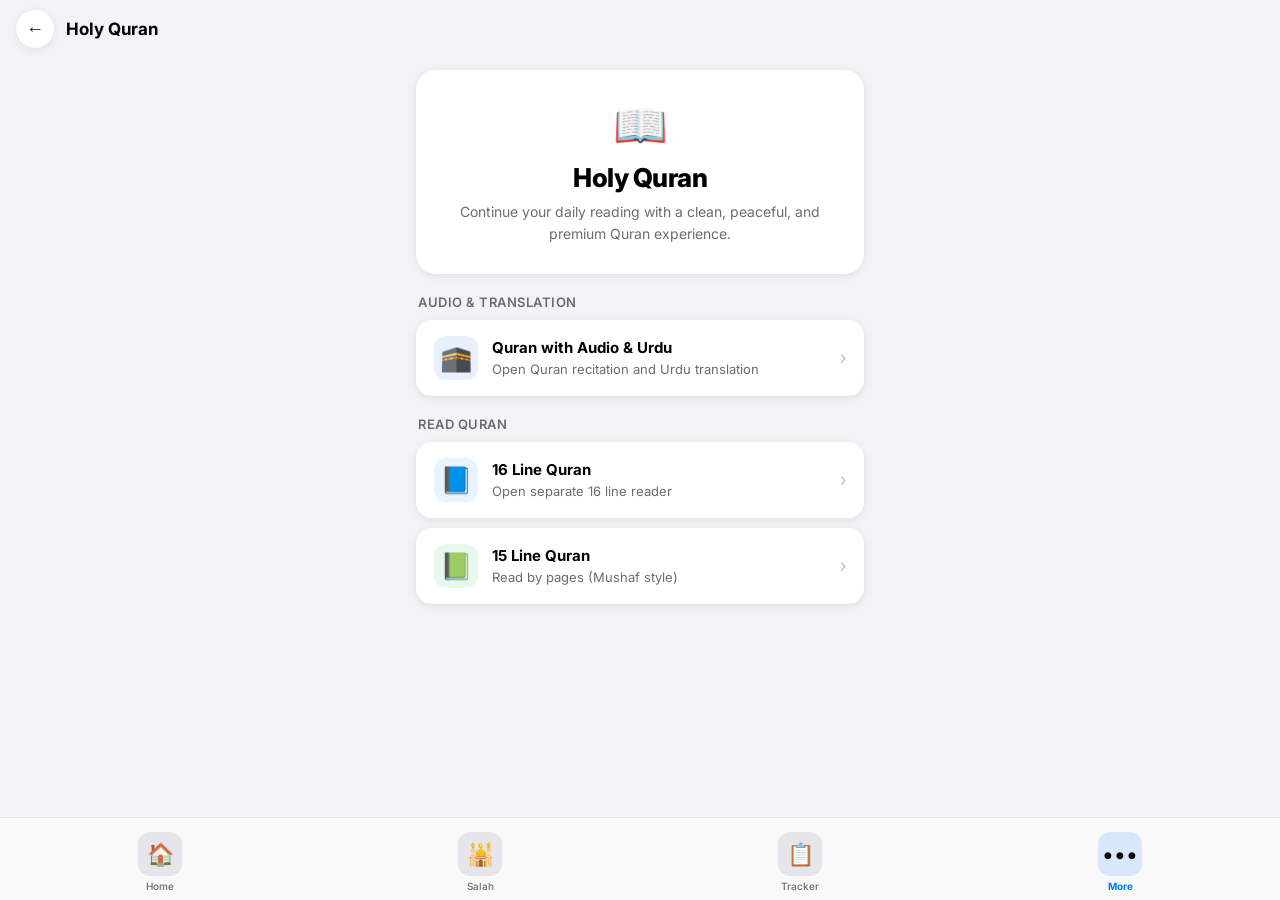
<file: quran.html>
<!DOCTYPE html>
<html lang="en">
<head>
  <meta charset="UTF-8"/>
  <meta name="viewport" content="width=device-width, initial-scale=1.0, viewport-fit=cover"/>
  <meta name="apple-mobile-web-app-capable" content="yes"/>
  <meta name="apple-mobile-web-app-status-bar-style" content="default"/>
  <title>Quran – IbadahHub</title>
  <link rel="stylesheet" href="css/style.css"/>
  <link href="https://fonts.googleapis.com/css2?family=Scheherazade+New:wght@400;700&family=Inter:wght@400;600;700;800&display=swap" rel="stylesheet"/>
  <style>
    body { padding-bottom: var(--navbar-height); }

    .quran-title-card {
      background: white;
      border-radius: var(--radius-lg);
      padding: 28px 20px;
      text-align: center;
      box-shadow: var(--shadow);
      margin-bottom: 16px;
    }

    .quran-title-icon { font-size: 44px; margin-bottom: 10px; }

    .quran-title-name {
      font-size: 26px;
      font-weight: 800;
      color: var(--text);
      letter-spacing: -0.5px;
      margin-bottom: 8px;
    }

    .quran-title-desc {
      font-size: 14px;
      color: var(--text-secondary);
      line-height: 1.6;
    }

    /* Continue reading card */
    .continue-card {
      background: linear-gradient(135deg, #1a3a6b, #0d2744);
      border-radius: var(--radius-lg);
      padding: 18px 20px;
      margin-bottom: 16px;
      display: flex;
      align-items: center;
      justify-content: space-between;
      cursor: pointer;
      transition: opacity 0.15s;
    }

    .continue-card:active { opacity: 0.85; }

    .continue-left { flex: 1; }

    .continue-label {
      font-size: 12px;
      font-weight: 600;
      color: rgba(255,255,255,0.6);
      text-transform: uppercase;
      letter-spacing: 0.5px;
      margin-bottom: 6px;
    }

    .continue-title {
      font-size: 18px;
      font-weight: 800;
      color: white;
      margin-bottom: 4px;
    }

    .continue-sub {
      font-size: 13px;
      color: rgba(255,255,255,0.6);
    }

    .continue-arrow {
      font-size: 32px;
      color: rgba(255,255,255,0.4);
    }
  </style>
</head>
<body>

<!-- HEADER -->
<div style="padding:14px 16px; padding-top:calc(env(safe-area-inset-top,16px) + 10px); background:var(--bg); display:flex; align-items:center; gap:12px;">
  <button class="back-btn" onclick="location.href='index.html'">←</button>
  <div style="font-size:17px; font-weight:700;">Holy Quran</div>
</div>

<!-- CONTENT -->
<div class="content content-with-navbar" style="padding-top:8px;">

  <!-- Title Card -->
  <div class="quran-title-card">
    <div class="quran-title-icon">📖</div>
    <div class="quran-title-name">Holy Quran</div>
    <div class="quran-title-desc">Continue your daily reading with a clean, peaceful, and premium Quran experience.</div>
  </div>

  <!-- Continue Reading -->
  <div class="continue-card" id="continue-card" onclick="continueReading()" style="display:none;">
    <div class="continue-left">
      <div class="continue-label">📖 Continue Reading</div>
      <div class="continue-title" id="continue-title">Last page</div>
      <div class="continue-sub" id="continue-sub">Tap to continue</div>
    </div>
    <div class="continue-arrow">›</div>
  </div>

  <!-- Section: Audio & Translation -->
  <div class="section-label">Audio & Translation</div>

  <div class="list-card" onclick="location.href='quran-audio.html'">
    <div class="list-card-icon" style="background:#e8f0fe; font-size:26px;">🕋</div>
    <div class="list-card-body">
      <div class="list-card-title">Quran with Audio & Urdu</div>
      <div class="list-card-desc">Open Quran recitation and Urdu translation</div>
    </div>
    <div class="list-card-arrow">›</div>
  </div>

  <!-- Section: Read Quran -->
  <div class="section-label">Read Quran</div>


  <div class="list-card" onclick="location.href='quran-16line.html'">
    <div class="list-card-icon" style="background:#e8f4fd; font-size:26px;">📘</div>
    <div class="list-card-body">
      <div class="list-card-title">16 Line Quran</div>
      <div class="list-card-desc">Open separate 16 line reader</div>
    </div>
    <div class="list-card-arrow">›</div>
  </div>

  <div class="list-card" onclick="location.href='quran-15line.html'">
    <div class="list-card-icon" style="background:#e6f9ec; font-size:26px;">📗</div>
    <div class="list-card-body">
      <div class="list-card-title">15 Line Quran</div>
      <div class="list-card-desc">Read by pages (Mushaf style)</div>
    </div>
    <div class="list-card-arrow">›</div>
  </div>

 

  <div style="height:10px;"></div>

</div>

<!-- BOTTOM NAVBAR -->
<nav class="navbar">
  <div class="nav-item" onclick="location.href='index.html'">
    <div class="nav-icon-box">🏠</div>
    <div class="nav-label">Home</div>
  </div>
  <div class="nav-item" onclick="location.href='salah.html'">
    <div class="nav-icon-box">🕌</div>
    <div class="nav-label">Salah</div>
  </div>
  <div class="nav-item" onclick="location.href='tracker.html'">
    <div class="nav-icon-box">📋</div>
    <div class="nav-label">Tracker</div>
  </div>
  <div class="nav-item active" onclick="location.href='more.html'">
    <div class="nav-icon-box">•••</div>
    <div class="nav-label">More</div>
  </div>
</nav>

<script>
// Show continue reading if saved
function continueReading() {
  const last9 = localStorage.getItem('quran9line_page');
  const last15 = localStorage.getItem('quran15line_page');
  const last16 = localStorage.getItem('quran16line_page');
  const lastAudio = localStorage.getItem('quranAudio_surah');

  if (last9) location.href = 'quran-9line.html';
  else if (last15) location.href = 'quran-15line.html';
  else if (last16) location.href = 'quran-16line.html';
  else if (lastAudio) location.href = 'quran-audio.html';
}

function checkContinue() {
  const last9 = localStorage.getItem('quran9line_page');
  const last15 = localStorage.getItem('quran15line_page');
  const last16 = localStorage.getItem('quran16line_page');
  const lastAudio = localStorage.getItem('quranAudio_surah');

  const card = document.getElementById('continue-card');

  if (last9) {
    card.style.display = 'flex';
    document.getElementById('continue-title').textContent = '9 Line Quran — Page ' + last9;
    document.getElementById('continue-sub').textContent = 'Tap to continue reading';
  } else if (last15) {
    card.style.display = 'flex';
    document.getElementById('continue-title').textContent = '15 Line Quran — Page ' + last15;
    document.getElementById('continue-sub').textContent = 'Tap to continue reading';
  } else if (last16) {
    card.style.display = 'flex';
    document.getElementById('continue-title').textContent = '16 Line Quran — Page ' + last16;
    document.getElementById('continue-sub').textContent = 'Tap to continue reading';
  } else if (lastAudio) {
    card.style.display = 'flex';
    document.getElementById('continue-title').textContent = 'Quran Audio — Surah ' + lastAudio;
    document.getElementById('continue-sub').textContent = 'Tap to continue listening';
  }
}

checkContinue();
</script>
</body>
</html>
</file>
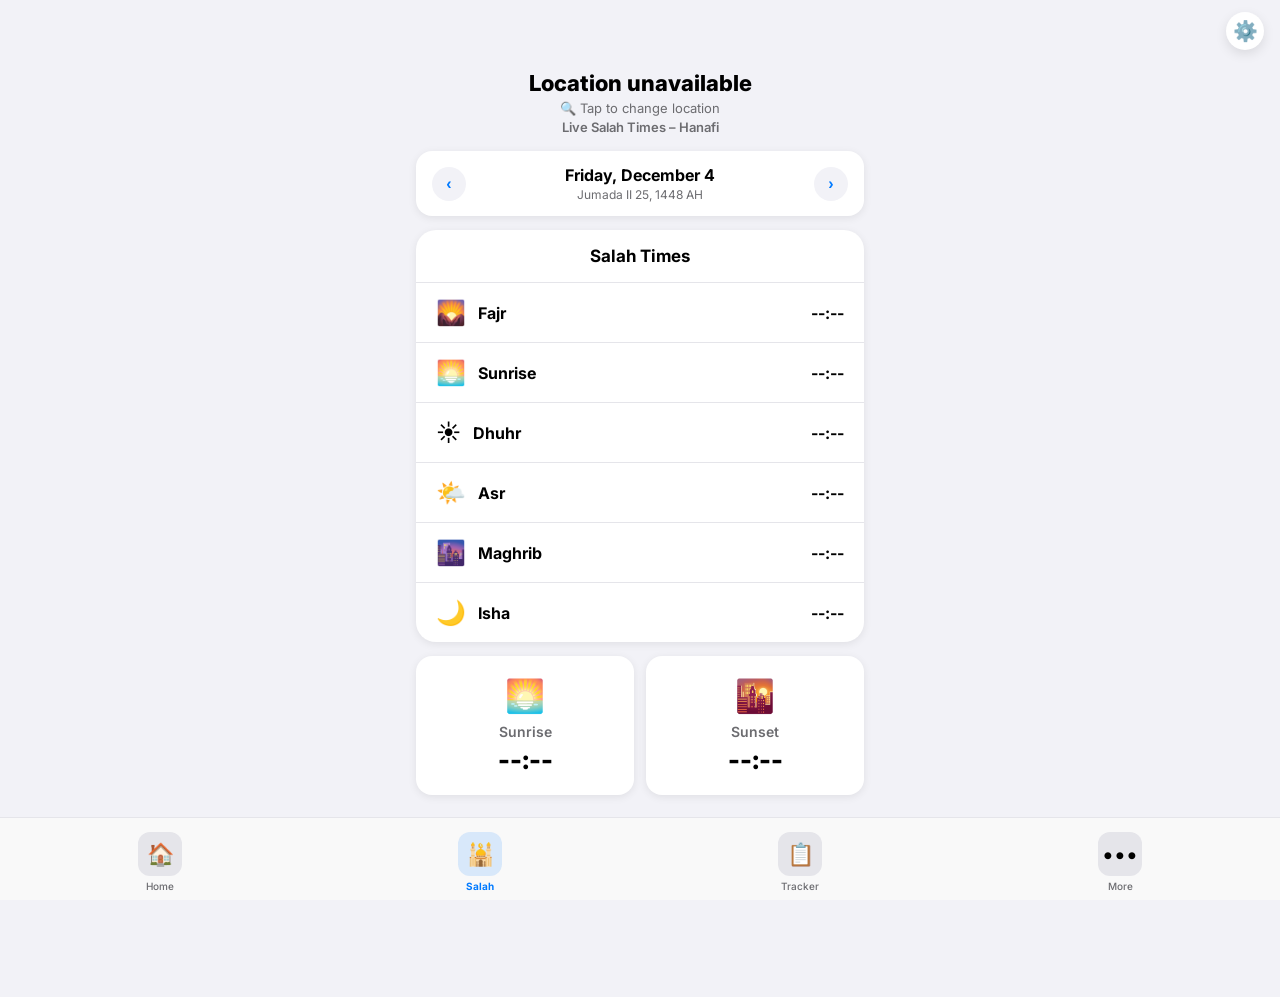
<file: salah.html>
<!DOCTYPE html>
<html lang="en">
<head>
  <meta charset="UTF-8"/>
  <meta name="viewport" content="width=device-width, initial-scale=1.0, viewport-fit=cover"/>
  <meta name="apple-mobile-web-app-capable" content="yes"/>
  <title>Salah Times – IbadahHub</title>
  <link rel="stylesheet" href="css/style.css"/>
  <style>
    body { padding-bottom: var(--navbar-height); background: var(--bg); margin:0; }

    .salah-header {
      padding: 12px 16px;
      padding-top: calc(env(safe-area-inset-top,16px) + 12px);
      display: flex;
      align-items: center;
      justify-content: flex-end;
    }

    .gear-btn {
      width:38px; height:38px;
      border:none; border-radius:50%;
      background:white;
      font-size:20px; cursor:pointer;
      box-shadow:0 4px 12px rgba(0,0,0,0.1);
      display:flex; align-items:center; justify-content:center;
    }

    .location-block {
      text-align: center;
      padding: 8px 16px 4px;
      cursor: pointer;
    }

    .location-city { font-size: 22px; font-weight: 800; color: var(--text); }
    .location-tap { font-size: 13px; color: var(--text-secondary); margin-top: 4px; }
    .location-method { font-size: 13px; font-weight: 600; color: var(--text-secondary); margin-top: 3px; }

    .prayer-list-card {
      background: white;
      border-radius: var(--radius-lg);
      box-shadow: var(--shadow);
      overflow: hidden;
      margin-bottom: 14px;
    }

    .prayer-list-title {
      font-size: 17px; font-weight: 700;
      text-align: center; padding: 16px;
      border-bottom: 1px solid var(--border);
    }

    .prayer-row {
      display: flex; align-items: center; justify-content: space-between;
      padding: 15px 20px;
      border-bottom: 1px solid var(--border);
    }

    .prayer-row:last-child { border-bottom: none; }
    .prayer-row.current { background: #f0f7ff; }
    .prayer-row-left { display: flex; align-items: center; gap: 12px; }
    .prayer-emoji { font-size: 24px; }
    .prayer-row-name, .prayer-row-time { font-size: 16px; font-weight: 700; color: var(--text); }
    .prayer-row.current .prayer-row-name, .prayer-row.current .prayer-row-time { color: var(--primary); }

    .sun-grid { display: grid; grid-template-columns: 1fr 1fr; gap: 12px; margin-bottom: 16px; }
    .sun-card { background: white; border-radius: var(--radius); padding: 20px; text-align: center; box-shadow: var(--shadow); }
    .sun-icon { font-size: 32px; margin-bottom: 8px; }
    .sun-label { font-size: 14px; font-weight: 600; color: var(--text-secondary); margin-bottom: 4px; }
    .sun-time { font-size: 26px; font-weight: 800; color: var(--text); }

    /* SETTINGS PAGE — Full screen overlay */
    #settings-page {
      display: none;
      position: fixed;
      inset: 0;
      background: #f7f7fa;
      z-index: 99999;
      overflow-y: auto;
      -webkit-overflow-scrolling: touch;
    }

    #settings-page.show { display: block; }

    .settings-top {
      display: flex; align-items: center; justify-content: space-between;
      padding: 14px 16px;
      padding-top: calc(env(safe-area-inset-top,16px) + 12px);
      background: white;
      box-shadow: 0 1px 0 var(--border);
      position: sticky; top: 0; z-index: 5;
    }

    .settings-top-title { font-size: 18px; font-weight: 800; color: var(--text); }
    .settings-close-btn {
      width: 36px; height: 36px;
      border: none; border-radius: 50%;
      background: var(--bg);
      font-size: 22px; cursor: pointer;
    }

    .settings-body { padding: 14px 12px 80px; }

    .s-section {
      background: white;
      border-radius: 16px;
      overflow: hidden;
      margin-bottom: 12px;
      box-shadow: 0 4px 14px rgba(0,0,0,0.05);
    }

    .s-header {
      padding: 14px 16px;
      font-size: 13px; font-weight: 700;
      color: var(--text-secondary);
      text-transform: uppercase;
      letter-spacing: 0.5px;
      background: var(--bg);
    }

    .s-row {
      display: flex; align-items: center; justify-content: space-between;
      padding: 14px 16px;
      cursor: pointer;
      border-bottom: 1px solid var(--border);
      gap: 10px;
    }

    .s-row:last-child { border-bottom: none; }
    .s-row:active { background: var(--bg); }

    .s-row-left { flex: 1; min-width: 0; }
    .s-row-title { font-size: 16px; font-weight: 700; color: var(--text); }
    .s-row-sub { font-size: 13px; color: var(--text-secondary); margin-top: 2px; }

    .s-check { font-size: 22px; font-weight: 900; color: var(--text); opacity: 0; }
    .s-check.on { opacity: 1; }

    /* Toggle */
    .s-toggle {
      width: 44px; height: 26px;
      border-radius: 999px;
      background: #d1d1d6;
      position: relative;
      cursor: pointer;
      flex-shrink: 0;
    }

    .s-toggle.on { background: #111; }
    .s-toggle.disabled { opacity: 0.4; pointer-events: none; }

    .s-toggle-knob {
      position: absolute; top: 2px; left: 2px;
      width: 22px; height: 22px;
      border-radius: 50%;
      background: white;
      box-shadow: 0 2px 6px rgba(0,0,0,0.15);
      transition: left 0.22s;
    }

    .s-toggle.on .s-toggle-knob { left: 20px; }

    /* Location modal */
    .modal-bg {
      display: none;
      position: fixed; inset: 0;
      background: rgba(0,0,0,0.4);
      backdrop-filter: blur(6px);
      -webkit-backdrop-filter: blur(6px);
      z-index: 100000;
      align-items: center; justify-content: center;
      padding: 20px;
    }

    .modal-bg.show { display: flex; }

    .modal-card {
      background: white;
      border-radius: 24px;
      padding: 22px 18px;
      width: 100%; max-width: 340px;
      box-shadow: 0 20px 50px rgba(0,0,0,0.2);
    }

    .modal-input {
      width: 100%; padding: 13px 16px;
      border-radius: 14px; border: none;
      background: var(--bg);
      font-size: 16px; font-family: inherit;
      outline: none; box-sizing: border-box;
      margin-bottom: 10px;
    }

    .modal-btn {
      width: 100%; padding: 14px;
      border-radius: 14px; border: none;
      font-size: 16px; font-weight: 700;
      cursor: pointer; font-family: inherit;
      margin-bottom: 8px;
    }

    .suggestions-box {
      background: var(--bg);
      border-radius: 14px;
      overflow: hidden;
      margin-bottom: 10px;
      max-height: 200px;
      overflow-y: auto;
    }

    .suggestion-item {
      padding: 13px 16px;
      font-size: 14px;
      cursor: pointer;
      border-bottom: 1px solid var(--border);
    }

    .suggestion-item:last-child { border-bottom: none; }

    /* Month picker */
    .month-picker {
      display: none;
      position: fixed; inset: 0;
      background: rgba(0,0,0,0.35);
      backdrop-filter: blur(6px);
      z-index: 100001;
      align-items: flex-end; justify-content: center;
      padding: 14px;
    }

    .month-picker.show { display: flex; }

    .month-picker-card {
      background: #f7f7fa;
      border-radius: 24px;
      padding: 18px;
      width: 100%; max-width: 460px;
    }

    .month-select {
      width: 100%; padding: 14px;
      border: none; border-radius: 14px;
      background: white; font-size: 16px;
      font-weight: 700; outline: none;
      margin-bottom: 10px;
      -webkit-appearance: none; appearance: none;
    }
  </style>
</head>
<body>

<!-- HEADER -->
<div class="salah-header">
  <button class="gear-btn" onclick="openSettings()">⚙️</button>
</div>

<!-- LOCATION -->
<div class="location-block" onclick="openLocationModal()">
  <div class="location-city" id="city-name">Loading...</div>
  <div class="location-tap">🔍 Tap to change location</div>
  <div class="location-method" id="method-label">Live Salah Times – Hanafi</div>
</div>

<!-- CONTENT -->
<div class="content content-with-navbar" style="padding-top:12px;">

  <div class="date-nav">
    <button class="date-nav-btn" onclick="changeDay(-1)">‹</button>
    <div class="date-nav-center">
      <div class="date-nav-main" id="nav-date">Today</div>
      <div class="date-nav-sub" id="nav-hijri">Loading...</div>
    </div>
    <button class="date-nav-btn" onclick="changeDay(1)">›</button>
  </div>

  <div class="prayer-list-card">
    <div class="prayer-list-title">Salah Times</div>
    <div class="prayer-row" id="row-fajr"><div class="prayer-row-left"><div class="prayer-emoji">🌄</div><div class="prayer-row-name">Fajr</div></div><div class="prayer-row-time" id="time-fajr">--:--</div></div>
    <div class="prayer-row" id="row-sunrise"><div class="prayer-row-left"><div class="prayer-emoji">🌅</div><div class="prayer-row-name">Sunrise</div></div><div class="prayer-row-time" id="time-sunrise">--:--</div></div>
    <div class="prayer-row" id="row-dhuhr"><div class="prayer-row-left"><div class="prayer-emoji">☀️</div><div class="prayer-row-name">Dhuhr</div></div><div class="prayer-row-time" id="time-dhuhr">--:--</div></div>
    <div class="prayer-row" id="row-asr"><div class="prayer-row-left"><div class="prayer-emoji">🌤️</div><div class="prayer-row-name">Asr</div></div><div class="prayer-row-time" id="time-asr">--:--</div></div>
    <div class="prayer-row" id="row-maghrib"><div class="prayer-row-left"><div class="prayer-emoji">🌆</div><div class="prayer-row-name">Maghrib</div></div><div class="prayer-row-time" id="time-maghrib">--:--</div></div>
    <div class="prayer-row" id="row-isha"><div class="prayer-row-left"><div class="prayer-emoji">🌙</div><div class="prayer-row-name">Isha</div></div><div class="prayer-row-time" id="time-isha">--:--</div></div>
  </div>

  <div class="sun-grid">
    <div class="sun-card"><div class="sun-icon">🌅</div><div class="sun-label">Sunrise</div><div class="sun-time" id="sun-rise">--:--</div></div>
    <div class="sun-card"><div class="sun-icon">🌇</div><div class="sun-label">Sunset</div><div class="sun-time" id="sun-set">--:--</div></div>
  </div>

</div>

<!-- NAVBAR -->
<nav class="navbar">
  <div class="nav-item" onclick="location.href='index.html'"><div class="nav-icon-box">🏠</div><div class="nav-label">Home</div></div>
  <div class="nav-item active"><div class="nav-icon-box">🕌</div><div class="nav-label">Salah</div></div>
  <div class="nav-item" onclick="location.href='tracker.html'"><div class="nav-icon-box">📋</div><div class="nav-label">Tracker</div></div>
  <div class="nav-item" onclick="location.href='more.html'"><div class="nav-icon-box">•••</div><div class="nav-label">More</div></div>
</nav>

<!-- ══ SETTINGS PAGE (full screen) ══ -->
<div id="settings-page">
  <div class="settings-top">
    <button class="settings-close-btn" onclick="closeSettings()">←</button>
    <div class="settings-top-title">Salah Settings</div>
    <div style="width:36px;"></div>
  </div>

  <div class="settings-body">

    <!-- Calculation Method -->
    <div class="s-section">
      <div class="s-header">Calculation Method</div>

      <div class="s-row" onclick="setCalcMethod('auto')">
        <div class="s-row-left">
          <div class="s-row-title">Auto (Recommended)</div>
          <div class="s-row-sub">Best for your location</div>
        </div>
        <div class="s-check" id="check-auto">✓</div>
      </div>

      <div class="s-row">
        <div class="s-row-left" onclick="setCalcMethod('isna')">
          <div class="s-row-title">ISNA</div>
          <div class="s-row-sub">North America</div>
        </div>
        <div style="display:flex;align-items:center;gap:8px;">
          <div style="font-size:12px;font-weight:700;color:var(--text-secondary);" id="fajr18-label">Fajr 18°</div>
          <div class="s-toggle disabled" id="fajr18-toggle" onclick="toggleFajr18()">
            <div class="s-toggle-knob"></div>
          </div>
          <div class="s-check" id="check-isna">✓</div>
        </div>
      </div>

      <div class="s-row" onclick="setCalcMethod('karachi')">
        <div class="s-row-left">
          <div class="s-row-title">Karachi</div>
          <div class="s-row-sub">Pakistan / Hanafi</div>
        </div>
        <div class="s-check" id="check-karachi">✓</div>
      </div>

      <div class="s-row" onclick="setCalcMethod('mwl')">
        <div class="s-row-left">
          <div class="s-row-title">Muslim World League</div>
          <div class="s-row-sub">Widely used globally</div>
        </div>
        <div class="s-check" id="check-mwl">✓</div>
      </div>

      <div class="s-row" onclick="setCalcMethod('ummalqura')">
        <div class="s-row-left">
          <div class="s-row-title">Umm al-Qura (Makkah)</div>
          <div class="s-row-sub">Saudi Arabia</div>
        </div>
        <div class="s-check" id="check-ummalqura">✓</div>
      </div>

      <div class="s-row" onclick="setCalcMethod('1815')">
        <div class="s-row-left">
          <div class="s-row-title">18° / 15°</div>
          <div class="s-row-sub">Fixed angle</div>
        </div>
        <div class="s-check" id="check-1815">✓</div>
      </div>
    </div>

    <!-- Asr Method -->
    <div class="s-section">
      <div class="s-header">Asr Calculation</div>

      <div class="s-row" onclick="setAsrMethod('hanafi')">
        <div class="s-row-left">
          <div class="s-row-title">Hanafi</div>
          <div class="s-row-sub">Later Asr time</div>
        </div>
        <div class="s-check" id="check-hanafi">✓</div>
      </div>

      <div class="s-row" onclick="setAsrMethod('shafi')">
        <div class="s-row-left">
          <div class="s-row-title">Shafi</div>
          <div class="s-row-sub">Earlier Asr time</div>
        </div>
        <div class="s-check" id="check-shafi">✓</div>
      </div>
    </div>

    <!-- Timetables -->
    <div class="s-section">
      <div class="s-header">Timetables</div>

      <div class="s-row" onclick="openMonthPicker('monthly')">
        <div class="s-row-left">
          <div class="s-row-title">📄 Monthly Timetable</div>
          <div class="s-row-sub">Pick a month and print/save PDF</div>
        </div>
        <div style="font-size:18px;color:var(--text-secondary);">›</div>
      </div>

      <div class="s-row" onclick="openMonthPicker('ramadan')">
        <div class="s-row-left">
          <div class="s-row-title">🌙 Ramadan Timetable</div>
          <div class="s-row-sub">Ramadan month — print/save PDF</div>
        </div>
        <div style="font-size:18px;color:var(--text-secondary);">›</div>
      </div>
    </div>

  </div>
</div>

<!-- Location Modal -->
<div class="modal-bg" id="location-modal">
  <div class="modal-card" onclick="event.stopPropagation()">
    <div style="font-size:18px;font-weight:800;margin-bottom:14px;text-align:center;">Change Location</div>
    <button class="modal-btn" style="background:#111;color:white;" onclick="useCurrentLocation()">📍 Use Current Location</button>
    <input class="modal-input" id="loc-input" placeholder="Search city..." oninput="handleLocInput()" autocomplete="off"/>
    <div class="suggestions-box" id="loc-suggestions" style="display:none;"></div>
    <button class="modal-btn" style="background:var(--bg);color:var(--text);" onclick="closeLocationModal()">Cancel</button>
  </div>
</div>

<!-- Month Picker -->
<div class="month-picker" id="month-picker">
  <div class="month-picker-card" onclick="event.stopPropagation()">
    <div id="picker-title" style="font-size:18px;font-weight:800;margin-bottom:14px;text-align:center;">Select Month</div>

    <!-- Monthly section -->
    <div id="monthly-section">
      <div style="display:grid;grid-template-columns:1fr 1fr;gap:10px;margin-bottom:10px;">
        <select class="month-select" id="picker-month">
          <option value="1">January</option><option value="2">February</option><option value="3">March</option>
          <option value="4">April</option><option value="5">May</option><option value="6">June</option>
          <option value="7">July</option><option value="8">August</option><option value="9">September</option>
          <option value="10">October</option><option value="11">November</option><option value="12">December</option>
        </select>
        <select class="month-select" id="picker-year"></select>
      </div>
    </div>

    <!-- Ramadan section -->
    <div id="ramadan-section" style="display:none;">
      <select class="month-select" id="picker-year-ramadan"></select>

      <div style="display:flex;align-items:center;justify-content:space-between;padding:12px 4px;margin-bottom:8px;">
        <div>
          <div style="font-size:15px;font-weight:700;color:var(--text);">Customize Days</div>
          <div style="font-size:12px;color:var(--text-secondary);margin-top:2px;">Use your own start/end dates</div>
        </div>
        <div class="s-toggle" id="ramadan-custom-toggle" onclick="toggleRamadanCustom()">
          <div class="s-toggle-knob"></div>
        </div>
      </div>

      <div id="ramadan-custom-dates" style="display:none;margin-bottom:8px;">
        <div style="font-size:13px;font-weight:700;color:var(--text-secondary);margin-bottom:4px;">Start Date</div>
        <input type="date" id="ramadan-start" class="month-select" style="margin-bottom:8px;"/>
        <div style="font-size:13px;font-weight:700;color:var(--text-secondary);margin-bottom:4px;">End Date</div>
        <input type="date" id="ramadan-end" class="month-select"/>
      </div>

      <div id="ramadan-auto-info" style="font-size:12px;color:var(--text-secondary);padding:8px;background:var(--bg);border-radius:10px;margin-bottom:10px;text-align:center;">
        Auto detects Ramadan from Hijri calendar
      </div>
    </div>

    <button class="modal-btn" style="background:#111;color:white;" onclick="generateTimetable()">Generate PDF</button>
    <button class="modal-btn" style="background:var(--bg);color:var(--text);" onclick="closeMonthPicker()">Cancel</button>
  </div>
</div>

<script>
let currentDate = new Date();
let userLat = parseFloat(localStorage.getItem('userLat')) || null;
let userLon = parseFloat(localStorage.getItem('userLon')) || null;
let calcMethod = localStorage.getItem('calcMethod') || 'auto';
let asrMethod  = localStorage.getItem('asrMethod')  || 'hanafi';
let fajr18On   = localStorage.getItem('fajr18') === 'true';
let prayerCache = {};
let locTimer = null;
let locSuggestions = [];
let printMode = 'monthly';

function getMethodNumber(lat, lon) {
  let m = calcMethod;
  if (m === 'auto') {
    if (lat > 24 && lat < 50 && lon > -130 && lon < -50) m = 'isna';
    else if (lat > 20 && lat < 40 && lon > 60 && lon < 80) m = 'karachi';
    else if (lat > 15 && lat < 30 && lon > 35 && lon < 60) m = 'ummalqura';
    else m = 'mwl';
  }
  if (m === 'isna') return 2;
  if (m === 'karachi') return 1;
  if (m === 'mwl') return 3;
  if (m === 'ummalqura') return 4;
  if (m === '1815') return 13;
  return 3;
}

function getSchool() { return asrMethod === 'hanafi' ? 1 : 0; }

function getMethodLabel() {
  return 'Live Salah Times – ' + (asrMethod === 'hanafi' ? 'Hanafi' : 'Shafi');
}

function fmt(t) {
  if (!t) return '--:--';
  const clean = t.split(' ')[0];
  const [h, m] = clean.split(':').map(Number);
  const ampm = h >= 12 ? 'PM' : 'AM';
  const h12 = h % 12 || 12;
  return h12 + ':' + String(m).padStart(2,'0') + ' ' + ampm;
}

function setDateDisplay() {
  document.getElementById('nav-date').textContent =
    currentDate.toLocaleDateString('en-US', { weekday:'long', month:'long', day:'numeric' });
  try {
    document.getElementById('nav-hijri').textContent =
      new Intl.DateTimeFormat('en-TN-u-ca-islamic',
        { day:'numeric', month:'long', year:'numeric' }).format(currentDate);
  } catch(e) { document.getElementById('nav-hijri').textContent = 'Islamic Calendar'; }
}

function changeDay(dir) {
  currentDate.setDate(currentDate.getDate() + dir);
  setDateDisplay();
  loadTimes();
}

function loadTimes() {
  if (!userLat || !userLon) { getLocation(); return; }
  const d = currentDate.getDate();
  const m = currentDate.getMonth() + 1;
  const y = currentDate.getFullYear();
  const method = getMethodNumber(userLat, userLon);
  const school = getSchool();
  const cacheKey = d + '-' + m + '-' + y + '-' + method + '-' + school + '-' + fajr18On;

  if (prayerCache[cacheKey]) { applyTimes(prayerCache[cacheKey]); return; }

  fetch('https://api.aladhan.com/v1/timings/' + d + '-' + m + '-' + y + '?latitude=' + userLat + '&longitude=' + userLon + '&method=' + method + '&school=' + school)
    .then(r => r.json())
    .then(async data => {
      let t = data.data.timings;
      if (calcMethod === 'isna' && fajr18On) {
        try {
          const r2 = await fetch('https://api.aladhan.com/v1/timings/' + d + '-' + m + '-' + y + '?latitude=' + userLat + '&longitude=' + userLon + '&method=13&school=' + school);
          const d2 = await r2.json();
          t.Fajr = d2.data.timings.Fajr;
        } catch(e) {}
      }
      prayerCache[cacheKey] = t;
      localStorage.setItem('prayerTimes', JSON.stringify(t));
      applyTimes(t);
    })
    .catch(() => {
      const saved = localStorage.getItem('prayerTimes');
      if (saved) applyTimes(JSON.parse(saved));
    });
}

function applyTimes(t) {
  document.getElementById('time-fajr').textContent    = fmt(t.Fajr);
  document.getElementById('time-sunrise').textContent = fmt(t.Sunrise);
  document.getElementById('time-dhuhr').textContent   = fmt(t.Dhuhr);
  document.getElementById('time-asr').textContent     = fmt(t.Asr);
  document.getElementById('time-maghrib').textContent = fmt(t.Maghrib);
  document.getElementById('time-isha').textContent    = fmt(t.Isha);
  document.getElementById('sun-rise').textContent     = fmt(t.Sunrise);
  document.getElementById('sun-set').textContent      = fmt(t.Maghrib);
  document.getElementById('method-label').textContent = getMethodLabel();
  highlightCurrent(t);
}

function highlightCurrent(t) {
  const now = new Date();
  const nowMin = now.getHours() * 60 + now.getMinutes();
  const prayers = [
    { id:'row-fajr', time: t.Fajr }, { id:'row-sunrise', time: t.Sunrise },
    { id:'row-dhuhr', time: t.Dhuhr }, { id:'row-asr', time: t.Asr },
    { id:'row-maghrib', time: t.Maghrib }, { id:'row-isha', time: t.Isha }
  ];
  let cur = 0;
  prayers.forEach((p, i) => {
    const [h, m] = p.time.split(':').map(Number);
    if (nowMin >= h * 60 + m) cur = i;
  });
  prayers.forEach((p, i) => {
    document.getElementById(p.id).classList.toggle('current', i === cur);
  });
}

function getLocation() {
  if (!navigator.geolocation) return;
  navigator.geolocation.getCurrentPosition(pos => {
    userLat = pos.coords.latitude;
    userLon = pos.coords.longitude;
    localStorage.setItem('userLat', userLat);
    localStorage.setItem('userLon', userLon);
    fetch('https://nominatim.openstreetmap.org/reverse?lat=' + userLat + '&lon=' + userLon + '&format=json')
      .then(r => r.json())
      .then(d => {
        const city = d.address.city || d.address.town || d.address.village || 'My Location';
        document.getElementById('city-name').textContent = city;
        localStorage.setItem('userCity', city);
      });
    loadTimes();
  }, () => { document.getElementById('city-name').textContent = 'Location unavailable'; });
}

// ── SETTINGS ──
function openSettings() {
  document.getElementById('settings-page').classList.add('show');
  updateSettingsUI();
}

function closeSettings() {
  document.getElementById('settings-page').classList.remove('show');
}

function setCalcMethod(m) {
  calcMethod = m;
  localStorage.setItem('calcMethod', m);
  prayerCache = {};
  updateSettingsUI();
  loadTimes();
}

function setAsrMethod(m) {
  asrMethod = m;
  localStorage.setItem('asrMethod', m);
  prayerCache = {};
  updateSettingsUI();
  loadTimes();
}

function toggleFajr18() {
  if (calcMethod !== 'isna') return;
  fajr18On = !fajr18On;
  localStorage.setItem('fajr18', fajr18On);
  prayerCache = {};
  updateSettingsUI();
  loadTimes();
}

function updateSettingsUI() {
  ['auto','isna','karachi','mwl','ummalqura','1815'].forEach(m => {
    const el = document.getElementById('check-' + m);
    if (el) el.classList.toggle('on', calcMethod === m);
  });
  document.getElementById('check-hanafi').classList.toggle('on', asrMethod === 'hanafi');
  document.getElementById('check-shafi').classList.toggle('on', asrMethod === 'shafi');

  const toggle = document.getElementById('fajr18-toggle');
  const label  = document.getElementById('fajr18-label');
  const isIsna = calcMethod === 'isna';
  toggle.classList.toggle('disabled', !isIsna);
  toggle.classList.toggle('on', fajr18On && isIsna);
  label.style.opacity = isIsna ? '1' : '0.4';
}

// ── LOCATION MODAL ──
function openLocationModal() {
  document.getElementById('location-modal').classList.add('show');
}

function closeLocationModal() {
  document.getElementById('location-modal').classList.remove('show');
}

function useCurrentLocation() {
  closeLocationModal();
  localStorage.removeItem('userLat');
  localStorage.removeItem('userLon');
  localStorage.removeItem('userCity');
  userLat = null; userLon = null;
  document.getElementById('city-name').textContent = 'Getting location...';
  getLocation();
}

function handleLocInput() {
  const q = document.getElementById('loc-input').value.trim();
  if (locTimer) clearTimeout(locTimer);
  if (q.length < 2) { document.getElementById('loc-suggestions').style.display = 'none'; return; }
  locTimer = setTimeout(() => fetchLocSuggestions(q), 350);
}

async function fetchLocSuggestions(q) {
  try {
    const r = await fetch('https://nominatim.openstreetmap.org/search?format=jsonv2&limit=5&q=' + encodeURIComponent(q));
    locSuggestions = await r.json();
    const box = document.getElementById('loc-suggestions');
    if (!locSuggestions.length) { box.style.display = 'none'; return; }
    box.innerHTML = locSuggestions.map((s, i) =>
      '<div class="suggestion-item" onclick="pickLocation(' + i + ')">' + s.display_name.split(',').slice(0,3).join(', ') + '</div>'
    ).join('');
    box.style.display = 'block';
  } catch(e) {}
}

function pickLocation(i) {
  const s = locSuggestions[i];
  if (!s) return;
  userLat = parseFloat(s.lat); userLon = parseFloat(s.lon);
  const city = s.display_name.split(',')[0].trim();
  localStorage.setItem('userLat', userLat);
  localStorage.setItem('userLon', userLon);
  localStorage.setItem('userCity', city);
  document.getElementById('city-name').textContent = city;
  prayerCache = {};
  closeLocationModal();
  loadTimes();
}

// ── MONTH PICKER / PDF ──
function openMonthPicker(mode) {
  printMode = mode;
  const now = new Date();

  // Populate years
  const populateYears = (selId) => {
    const sel = document.getElementById(selId);
    sel.innerHTML = '';
    for (let y = now.getFullYear() - 1; y <= now.getFullYear() + 5; y++) {
      const opt = document.createElement('option');
      opt.value = y; opt.textContent = y;
      if (y === now.getFullYear()) opt.selected = true;
      sel.appendChild(opt);
    }
  };

  populateYears('picker-year');
  populateYears('picker-year-ramadan');

  if (mode === 'ramadan') {
    document.getElementById('picker-title').textContent = '🌙 Ramadan Timetable';
    document.getElementById('monthly-section').style.display = 'none';
    document.getElementById('ramadan-section').style.display = 'block';
    document.getElementById('ramadan-custom-toggle').classList.remove('on');
    document.getElementById('ramadan-custom-dates').style.display = 'none';
    document.getElementById('ramadan-auto-info').style.display = 'block';
  } else {
    document.getElementById('picker-title').textContent = '📄 Monthly Timetable';
    document.getElementById('monthly-section').style.display = 'block';
    document.getElementById('ramadan-section').style.display = 'none';
    document.getElementById('picker-month').value = now.getMonth() + 1;
  }
  document.getElementById('month-picker').classList.add('show');
}

function toggleRamadanCustom() {
  const toggle = document.getElementById('ramadan-custom-toggle');
  const dates = document.getElementById('ramadan-custom-dates');
  const info = document.getElementById('ramadan-auto-info');
  const isOn = toggle.classList.toggle('on');
  dates.style.display = isOn ? 'block' : 'none';
  info.style.display = isOn ? 'none' : 'block';
}
function closeMonthPicker() {
  document.getElementById('month-picker').classList.remove('show');
}

async function generateTimetable() {
  const month = parseInt(document.getElementById('picker-month').value);
  const year  = parseInt(document.getElementById('picker-year').value);
  const isRamadan = printMode === 'ramadan';
  const customRamadan = isRamadan && document.getElementById('ramadan-custom-toggle').classList.contains('on');

  closeMonthPicker();

  if (!userLat || !userLon) { alert('Please set your location first.'); return; }

  const method = getMethodNumber(userLat, userLon);
  const school = getSchool();
  const city = localStorage.getItem('userCity') || 'My Location';
  const asrLabel = asrMethod === 'hanafi' ? 'Hanafi' : 'Shafi';
  const methodLabels = { auto:'Auto', isna:'ISNA', karachi:'Karachi', mwl:'MWL', ummalqura:'Umm al-Qura', '1815':'18°/15°' };
  const methodName = methodLabels[calcMethod] || 'Auto';
  const fajr18Note = (calcMethod === 'isna' && fajr18On) ? ' • Fajr 18°' : '';
  const settingsLine = methodName + ' • ' + asrLabel + fajr18Note;

  let data;
  let customStart = null, customEnd = null;

  if (isRamadan && customRamadan) {
    customStart = new Date(document.getElementById('ramadan-start').value);
    customEnd = new Date(document.getElementById('ramadan-end').value);
    if (isNaN(customStart) || isNaN(customEnd)) {
      alert('Please pick valid start and end dates.');
      return;
    }
    data = await fetchDateRange(customStart, customEnd, method, school);
  } else if (isRamadan) {
    // Auto-detect Ramadan dates from Hijri
    data = await fetchRamadanAuto(year, method, school);
  } else {
    // Regular monthly
    try {
      const r = await fetch('https://api.aladhan.com/v1/calendar?latitude=' + userLat + '&longitude=' + userLon + '&method=' + method + '&school=' + school + '&month=' + month + '&year=' + year);
      const j = await r.json();
      data = j.data;
    } catch(e) { alert('Could not load timetable.'); return; }
  }

  if (!data || !data.length) { alert('No data found.'); return; }

  // Fajr 18 override
  if (calcMethod === 'isna' && fajr18On) {
    try {
      let overrideData;
      if (isRamadan && customRamadan) {
        overrideData = await fetchDateRange(customStart, customEnd, 13, school);
      } else if (isRamadan) {
        overrideData = await fetchRamadanAuto(year, 13, school);
      } else {
        const r2 = await fetch('https://api.aladhan.com/v1/calendar?latitude=' + userLat + '&longitude=' + userLon + '&method=13&school=' + school + '&month=' + month + '&year=' + year);
        const j2 = await r2.json();
        overrideData = j2.data;
      }
      data.forEach((day, i) => { if (overrideData[i]) day.timings.Fajr = overrideData[i].timings.Fajr; });
    } catch(e) {}
  }

  const monthName = new Date(year, month-1, 1).toLocaleString('en-US', { month:'long' });
  let title = isRamadan ? '🌙 Ramadan Timetable 🌙' : monthName + ' ' + year;

  let dateRange = '';
  if (isRamadan && data.length > 0) {
    const first = data[0].date.gregorian.date.split('-');
    const last = data[data.length-1].date.gregorian.date.split('-');
    const firstDate = new Date(first[2], first[1]-1, first[0]);
    const lastDate = new Date(last[2], last[1]-1, last[0]);
    dateRange = firstDate.toLocaleDateString('en-US',{month:'short',day:'numeric'}) + ' — ' + lastDate.toLocaleDateString('en-US',{month:'short',day:'numeric',year:'numeric'});
  } else {
    dateRange = monthName + ' ' + year;
  }

  let rowsHtml = '';
  data.forEach((day, idx) => {
    const t = day.timings;
    const g = day.date.gregorian;
    const h = day.date.hijri;
    const parts = g.date.split('-');
    const jsDate = new Date(parts[2], parts[1]-1, parts[0]);
    const dayName = jsDate.toLocaleDateString('en-US', { weekday:'short' });
    const dateLabel = jsDate.toLocaleDateString('en-US', { month:'short', day:'numeric' });
    const hijriMonth = h.month.en;
    const prevHijriMonth = idx > 0 ? data[idx-1].date.hijri.month.en : '';
    const bg = idx % 2 === 0 ? '#fafafa' : 'white';

    if (isRamadan) {
      // Calculate fasting duration (Sehri to Iftar)
      const fajrT = cleanTime(t.Fajr);
      const magT = cleanTime(t.Maghrib);
      const duration = calcDuration(fajrT, magT);

      rowsHtml += '<tr style="background:' + bg + ';">' +
        '<td>' + (idx+1) + '</td>' +
        '<td>' + dayName + '</td>' +
        '<td>' + h.day + (hijriMonth !== prevHijriMonth ? '<br><small style="font-size:7px">' + hijriMonth + '</small>' : '') + '</td>' +
        '<td>' + dateLabel + '</td>' +
        '<td style="background:#fff8e1;font-weight:700;">' + cleanTime(t.Fajr) + '</td>' +
        '<td>' + cleanTime(t.Sunrise) + '</td>' +
        '<td>' + cleanTime(t.Dhuhr) + '</td>' +
        '<td>' + cleanTime(t.Asr) + '</td>' +
        '<td style="background:#e8f5e9;font-weight:700;">' + cleanTime(t.Maghrib) + '</td>' +
        '<td>' + cleanTime(t.Isha) + '</td>' +
        '<td style="font-size:8px;color:#666;">' + duration + '</td>' +
        '</tr>';
    } else {
      rowsHtml += '<tr style="background:' + bg + ';">' +
        '<td>' + dayName + '</td>' +
        '<td>' + h.day + (hijriMonth !== prevHijriMonth ? '<br><small style="font-size:7px">' + hijriMonth + '</small>' : '') + '</td>' +
        '<td>' + parts[0] + '</td>' +
        '<td>' + cleanTime(t.Fajr) + '</td>' +
        '<td>' + cleanTime(t.Sunrise) + '</td>' +
        '<td>' + cleanTime(t.Dhuhr) + '</td>' +
        '<td>' + cleanTime(t.Asr) + '</td>' +
        '<td>' + cleanTime(t.Maghrib) + '</td>' +
        '<td>' + cleanTime(t.Isha) + '</td>' +
        '</tr>';
    }
  });

  let tableHead;
  if (isRamadan) {
    tableHead = '<tr><th>#</th><th>Day</th><th>Hijri</th><th>Date</th>' +
      '<th style="background:#5d4037;">Sehri</th>' +
      '<th>Sunrise</th><th>Dhuhr</th><th>Asr</th>' +
      '<th style="background:#2e7d32;">Iftar</th>' +
      '<th>Isha</th><th>Hours</th></tr>';
  } else {
    tableHead = '<tr><th>Day</th><th>Hijri</th><th>Date</th>' +
      '<th>Fajr</th><th>Sunrise</th><th>Dhuhr</th>' +
      '<th>Asr</th><th>Maghrib</th><th>Isha</th></tr>';
  }

  const tableFont = isRamadan ? 8 : 9;
  const tablePad  = isRamadan ? 2 : 3;

  const win = window.open('', '_blank');
  if (!win) { alert('Please allow popups.'); return; }
  win.document.write(
'<!DOCTYPE html><html><head><title>Salah Timetable</title>' +
'<meta name="viewport" content="width=device-width,initial-scale=1">' +
'<style>' +
'body{margin:0;padding:12px;font-family:Arial,sans-serif;background:#eee;}' +
'.top{max-width:210mm;margin:0 auto 10px;display:flex;justify-content:space-between;align-items:center;gap:8px;flex-wrap:wrap;}' +
'.action-btn{border:none;border-radius:12px;padding:10px 16px;font-size:14px;font-weight:700;cursor:pointer;}' +
'.page{width:100%;max-width:194mm;margin:0 auto;background:white;padding:6mm 6mm 6mm;box-sizing:border-box;box-shadow:0 8px 24px rgba(0,0,0,0.1);border-radius:12px;}' +
'.hdr{text-align:center;margin-bottom:8px;}' +
'.hdr-title{font-size:' + (isRamadan ? '20' : '20') + 'px;font-weight:800;color:#111;margin-bottom:2px;}' +
'.hdr-city{font-size:14px;font-weight:700;color:#333;}' +
'.hdr-range{font-size:12px;color:#666;margin-top:2px;}' +
'.hdr-settings{font-size:10px;color:#888;margin-top:3px;font-style:italic;}' +
'table{width:100%;border-collapse:collapse;font-size:' + tableFont + 'px;table-layout:fixed;}' +
'th{background:#222;color:white;border:1px solid #444;padding:' + tablePad + 'px 1px;font-size:' + tableFont + 'px;font-weight:700;}' +
'td{border:1px solid #ccc;padding:' + tablePad + 'px 1px;text-align:center;font-size:' + tableFont + 'px;}' +
'.foot{text-align:center;font-size:9px;color:#999;margin-top:5px;}' +
'@media print{' +
  'body{background:white;padding:0;margin:0;}' +
  '.top{display:none;}' +
  '.page{box-shadow:none;border-radius:0;max-width:100%;width:100%;padding:5mm;page-break-inside:avoid;}' +
  '@page{size:A4 portrait;margin:5mm;}' +
'}' +
'</style></head><body>' +
'<div class="top">' +
'<div style="font-size:16px;font-weight:700;">Salah Timetable</div>' +
'<div>' +
'<button class="action-btn" style="background:#111;color:white;margin-right:8px;" onclick="window.print()">🖨️ Print</button>' +
'<button class="action-btn" style="background:#ddd;color:#111;" onclick="window.close()">✕ Close</button>' +
'</div></div>' +
'<div class="page">' +
'<div class="hdr">' +
'<div class="hdr-title">' + title + '</div>' +
'<div class="hdr-city">' + city + '</div>' +
'<div class="hdr-range">' + dateRange + '</div>' +
'<div class="hdr-settings">' + settingsLine + '</div>' +
'</div>' +
'<table><thead>' + tableHead + '</thead><tbody>' + rowsHtml + '</tbody></table>' +
'<div class="foot">Generated by IbadahHub • Times based on ' + settingsLine + '</div>' +
'</div></body></html>');
  win.document.close();
}

// Fetch a custom date range
async function fetchDateRange(startDate, endDate, method, school) {
  const data = [];
  let current = new Date(startDate);
  while (current <= endDate) {
    const d = current.getDate();
    const m = current.getMonth() + 1;
    const y = current.getFullYear();
    try {
      const r = await fetch('https://api.aladhan.com/v1/timings/' + d + '-' + m + '-' + y + '?latitude=' + userLat + '&longitude=' + userLon + '&method=' + method + '&school=' + school);
      const j = await r.json();
      data.push(j.data);
    } catch(e) {}
    current.setDate(current.getDate() + 1);
  }
  return data;
}

// Fetch Ramadan automatically using Hijri calendar
async function fetchRamadanAuto(year, method, school) {
  // Get whole Hijri year and find Ramadan (month 9)
  const data = [];
  // Check 2 Gregorian months around expected Ramadan
  const expectedMonths = { 2024:[3,4], 2025:[2,3], 2026:[2,3], 2027:[2,3], 2028:[1,2], 2029:[1,2], 2030:[1,2] };
  const months = expectedMonths[year] || [(new Date()).getMonth()+1, (new Date()).getMonth()+2];

  for (const m of months) {
    try {
      const r = await fetch('https://api.aladhan.com/v1/calendar?latitude=' + userLat + '&longitude=' + userLon + '&method=' + method + '&school=' + school + '&month=' + m + '&year=' + year);
      const j = await r.json();
      j.data.forEach(day => {
        if (day.date.hijri.month.number === 9) {
          data.push(day);
        }
      });
    } catch(e) {}
  }
  return data;
}

function calcDuration(start, end) {
  if (!start || !end || start === '-' || end === '-') return '-';
  const [sh, sm] = start.split(':').map(Number);
  const [eh, em] = end.split(':').map(Number);
  let mins = (eh * 60 + em) - (sh * 60 + sm);
  if (mins < 0) mins += 24 * 60;
  return Math.floor(mins / 60) + 'h ' + (mins % 60) + 'm';
}
function cleanTime(t) {
  if (!t) return '-';
  return t.split(' ')[0].replace(/\s*\(.*?\)/, '');
}

// INIT
const savedCity = localStorage.getItem('userCity');
if (savedCity) document.getElementById('city-name').textContent = savedCity;

setDateDisplay();
updateSettingsUI();

if (userLat && userLon) loadTimes();
else getLocation();
</script>
</body>
</html>
</file>
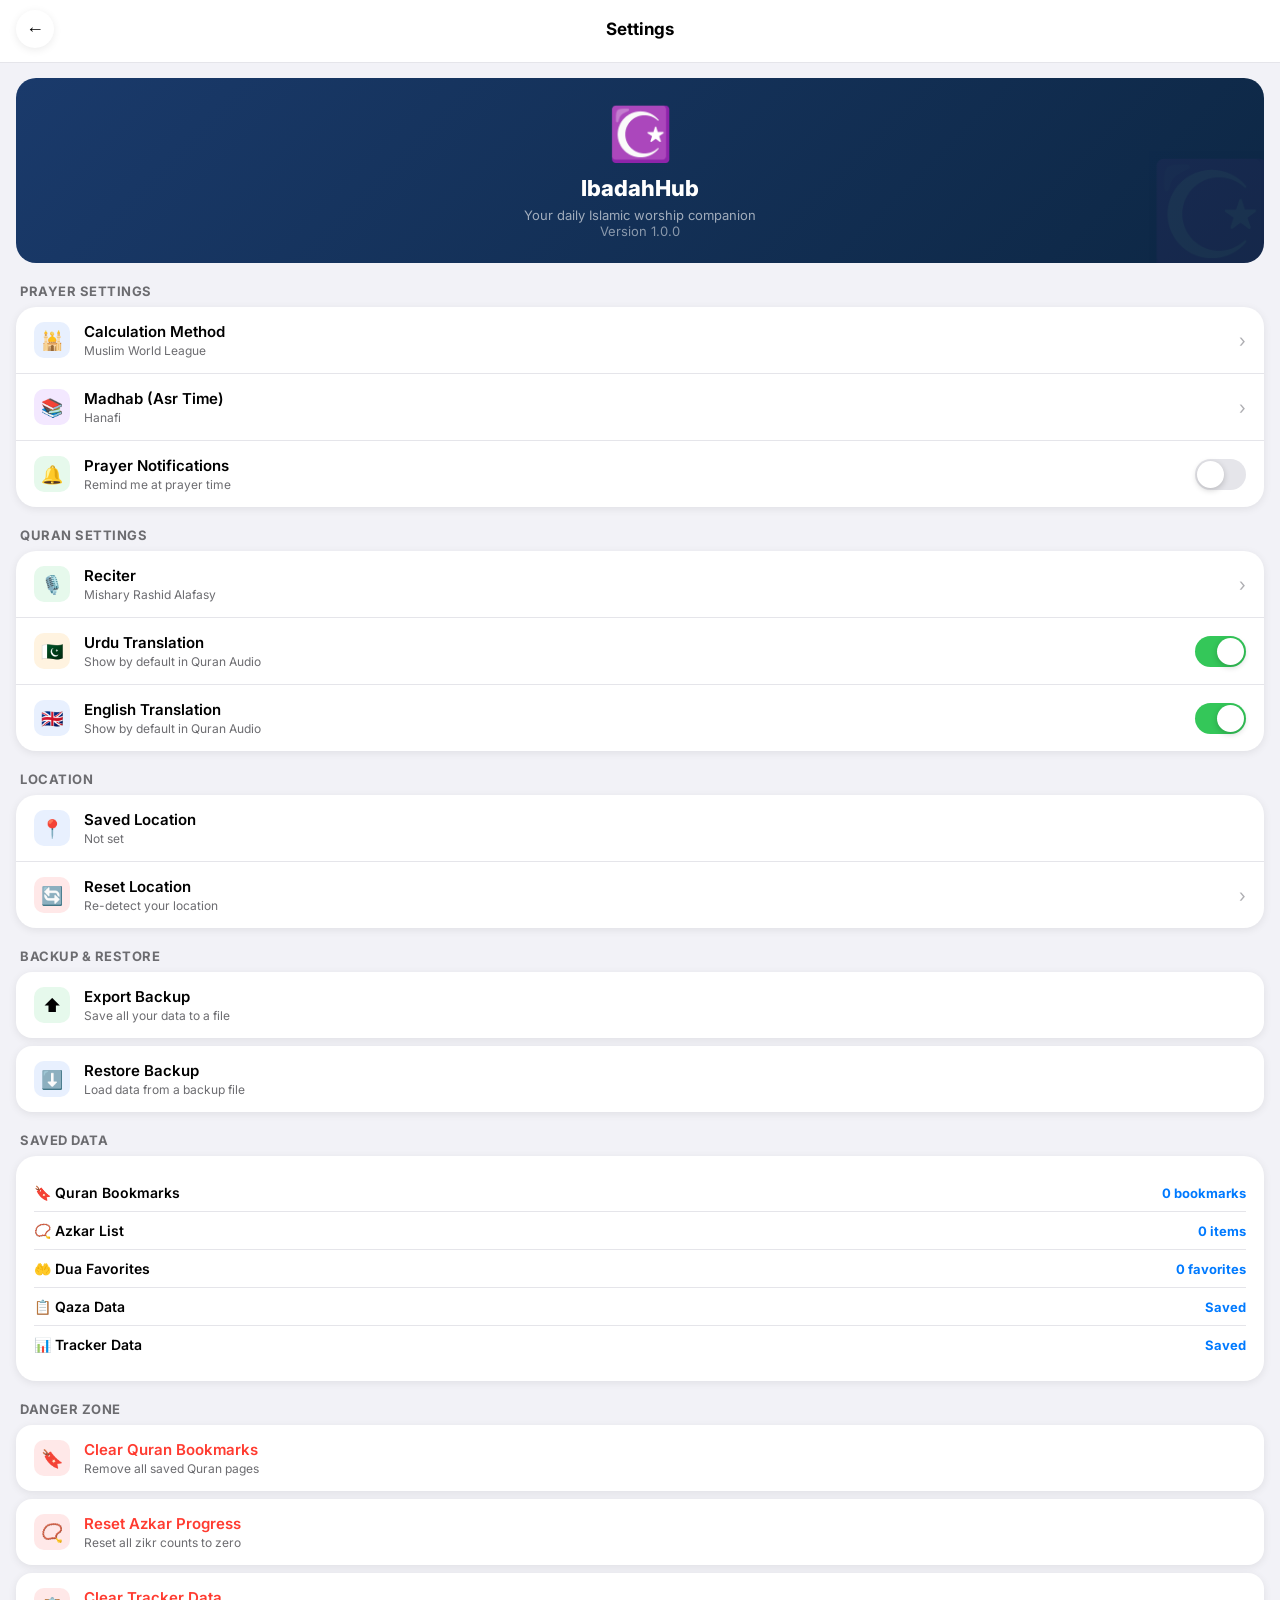
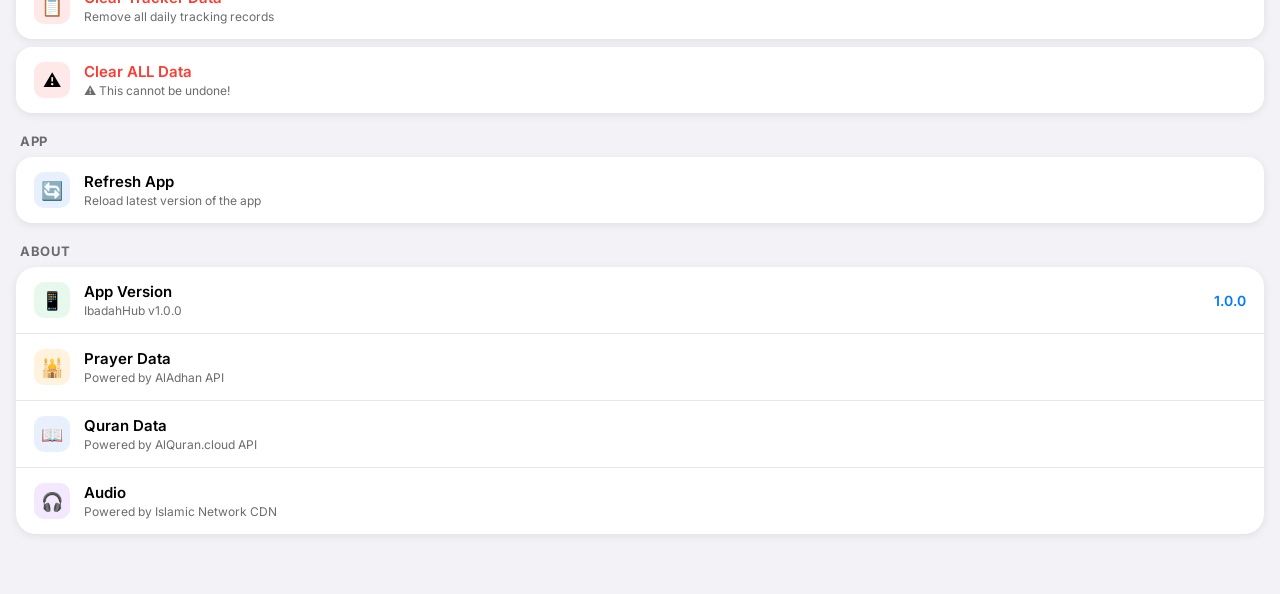
<file: settings.html>
<!DOCTYPE html>
<html lang="en">
<head>
  <meta charset="UTF-8"/>
  <meta name="viewport" content="width=device-width, initial-scale=1.0, viewport-fit=cover"/>
  <meta name="apple-mobile-web-app-capable" content="yes"/>
  <meta name="apple-mobile-web-app-status-bar-style" content="default"/>
  <title>Settings – IbadahHub</title>
  <link rel="stylesheet" href="css/style.css"/>
  <style>
    * { margin:0; padding:0; box-sizing:border-box; }
    body { background:var(--bg); min-height:100vh; font-family:'Inter',sans-serif; padding-bottom:40px; }

    .page-header {
      display:flex; align-items:center; gap:12px;
      padding:14px 16px;
      padding-top:calc(env(safe-area-inset-top,16px) + 10px);
      background:white;
      box-shadow:0 1px 0 var(--border);
      margin-bottom:16px;
    }

    .header-title { font-size:17px; font-weight:700; flex:1; text-align:center; }

    /* App info card */
    .app-card {
      background:linear-gradient(135deg,#1a3a6b,#0d2744);
      border-radius:var(--radius-lg);
      padding:24px 20px;
      margin:0 16px 20px;
      text-align:center;
      position:relative; overflow:hidden;
    }

    .app-card::before {
      content:'☪️';
      position:absolute;
      font-size:100px; opacity:0.05;
      right:-10px; bottom:-10px;
    }

    .app-icon { font-size:52px; margin-bottom:10px; }
    .app-name { font-size:22px; font-weight:800; color:white; margin-bottom:4px; }
    .app-version { font-size:13px; color:rgba(255,255,255,0.5); }
    .app-tagline { font-size:13px; color:rgba(255,255,255,0.6); margin-top:6px; }

    /* Settings section */
    .settings-section {
      margin:0 16px 20px;
    }

    .section-header {
      font-size:13px; font-weight:700;
      color:var(--text-secondary);
      text-transform:uppercase;
      letter-spacing:0.5px;
      margin-bottom:8px;
      padding-left:4px;
    }

    .settings-group {
      background:white;
      border-radius:var(--radius-lg);
      box-shadow:var(--shadow);
      overflow:hidden;
    }

    .settings-row {
      display:flex; align-items:center;
      padding:15px 18px;
      border-bottom:1px solid var(--border);
      gap:14px;
      cursor:pointer;
      transition:background 0.15s;
      -webkit-user-select:none; user-select:none;
    }

    .settings-row:last-child { border-bottom:none; }
    .settings-row:active { background:var(--bg); }

    .settings-row.no-tap { cursor:default; }
    .settings-row.no-tap:active { background:white; }

    .row-icon {
      width:36px; height:36px;
      border-radius:10px;
      display:flex; align-items:center; justify-content:center;
      font-size:18px; flex-shrink:0;
    }

    .row-body { flex:1; }

    .row-title {
      font-size:15px; font-weight:600;
      color:var(--text);
    }

    .row-sub {
      font-size:12px; color:var(--text-secondary);
      margin-top:2px;
    }

    .row-arrow { font-size:18px; color:var(--text-light); }

    /* Toggle switch */
    .toggle-switch {
      position:relative;
      width:51px; height:31px;
      flex-shrink:0;
    }

    .toggle-switch input { display:none; }

    .toggle-track {
      position:absolute; inset:0;
      border-radius:50px;
      background:var(--border);
      cursor:pointer;
      transition:background 0.25s;
    }

    .toggle-switch input:checked + .toggle-track {
      background:var(--green);
    }

    .toggle-thumb {
      position:absolute;
      width:27px; height:27px;
      border-radius:50%;
      background:white;
      top:2px; left:2px;
      box-shadow:0 2px 6px rgba(0,0,0,0.2);
      transition:transform 0.25s;
      pointer-events:none;
    }

    .toggle-switch input:checked ~ .toggle-thumb {
      transform:translateX(20px);
    }

    /* Select dropdown style */
    .row-value {
      font-size:14px; font-weight:600;
      color:var(--primary);
    }

    /* Data usage card */
    .data-card {
      background:white;
      border-radius:var(--radius-lg);
      padding:18px;
      box-shadow:var(--shadow);
    }

    .data-row {
      display:flex; align-items:center;
      justify-content:space-between;
      padding:10px 0;
      border-bottom:1px solid var(--border);
    }

    .data-row:last-child { border-bottom:none; }

    .data-label { font-size:14px; font-weight:600; color:var(--text); display:flex; align-items:center; gap:8px; }
    .data-size { font-size:13px; font-weight:700; color:var(--primary); }

    /* Danger zone */
    .danger-btn {
      background:white;
      border-radius:var(--radius);
      padding:15px 18px;
      box-shadow:var(--shadow);
      display:flex; align-items:center; gap:14px;
      cursor:pointer; transition:background 0.15s;
      border:none; width:100%;
      text-align:left; font-family:'Inter',sans-serif;
      margin-bottom:8px;
      -webkit-user-select:none; user-select:none;
    }

    .danger-btn:active { background:#fff5f5; }

    .danger-icon {
      width:36px; height:36px; border-radius:10px;
      background:#ffe8e8;
      display:flex; align-items:center; justify-content:center;
      font-size:18px; flex-shrink:0;
    }

    .danger-title { font-size:15px; font-weight:600; color:var(--red); }
    .danger-sub { font-size:12px; color:var(--text-secondary); margin-top:2px; }

    /* Backup/Restore */
    .backup-btn {
      background:white;
      border-radius:var(--radius);
      padding:15px 18px;
      box-shadow:var(--shadow);
      display:flex; align-items:center; gap:14px;
      cursor:pointer; transition:background 0.15s;
      border:none; width:100%;
      text-align:left; font-family:'Inter',sans-serif;
      margin-bottom:8px;
      -webkit-user-select:none; user-select:none;
    }

    .backup-btn:active { background:var(--bg); }

    .backup-icon {
      width:36px; height:36px; border-radius:10px;
      display:flex; align-items:center; justify-content:center;
      font-size:18px; flex-shrink:0;
    }

    .backup-title { font-size:15px; font-weight:600; color:var(--text); }
    .backup-sub { font-size:12px; color:var(--text-secondary); margin-top:2px; }

    /* Modal */
    .modal-bg {
      position:fixed; inset:0;
      background:rgba(0,0,0,0.5); z-index:200;
      display:flex; align-items:flex-end;
      opacity:0; pointer-events:none; transition:opacity 0.3s;
    }

    .modal-bg.show { opacity:1; pointer-events:all; }

    .modal-box {
      background:white; border-radius:24px 24px 0 0;
      padding:20px;
      padding-bottom:calc(env(safe-area-inset-bottom,20px) + 20px);
      width:100%;
      transform:translateY(100%); transition:transform 0.3s ease;
    }

    .modal-bg.show .modal-box { transform:translateY(0); }
    .modal-handle { width:36px; height:4px; background:var(--border); border-radius:50px; margin:0 auto 18px; }
    .modal-title { font-size:18px; font-weight:700; text-align:center; margin-bottom:6px; }
    .modal-sub { font-size:14px; color:var(--text-secondary); text-align:center; margin-bottom:20px; }

    /* Toast */
    .toast {
      position:fixed; bottom:30px; left:50%;
      transform:translateX(-50%) translateY(20px);
      background:rgba(28,28,30,0.95); color:white;
      padding:12px 22px; border-radius:50px;
      font-size:14px; font-weight:500; z-index:9999;
      opacity:0; transition:all 0.3s ease;
      white-space:nowrap; pointer-events:none;
    }

    .toast.show { opacity:1; transform:translateX(-50%) translateY(0); }
  </style>
</head>
<body>

<!-- HEADER -->
<div class="page-header">
  <button class="back-btn" onclick="location.href='index.html'">←</button>
  <div class="header-title">Settings</div>
  <div style="width:38px;"></div>
</div>

<!-- APP CARD -->
<div class="app-card">
  <div class="app-icon">☪️</div>
  <div class="app-name">IbadahHub</div>
  <div class="app-tagline">Your daily Islamic worship companion</div>
  <div class="app-version">Version 1.0.0</div>
</div>

<!-- PRAYER SETTINGS -->
<div class="settings-section">
  <div class="section-header">Prayer Settings</div>
  <div class="settings-group">

    <div class="settings-row" onclick="showCalcMethod()">
      <div class="row-icon" style="background:#e8f0fe;">🕌</div>
      <div class="row-body">
        <div class="row-title">Calculation Method</div>
        <div class="row-sub" id="calc-method-val">Muslim World League</div>
      </div>
      <div class="row-arrow">›</div>
    </div>

    <div class="settings-row" onclick="showMadhab()">
      <div class="row-icon" style="background:#f3e8ff;">📚</div>
      <div class="row-body">
        <div class="row-title">Madhab (Asr Time)</div>
        <div class="row-sub" id="madhab-val">Hanafi</div>
      </div>
      <div class="row-arrow">›</div>
    </div>

    <div class="settings-row no-tap">
      <div class="row-icon" style="background:#e6f9ec;">🔔</div>
      <div class="row-body">
        <div class="row-title">Prayer Notifications</div>
        <div class="row-sub">Remind me at prayer time</div>
      </div>
      <label class="toggle-switch">
        <input type="checkbox" id="toggle-notif" onchange="saveSetting('notifications', this.checked)"/>
        <div class="toggle-track"></div>
        <div class="toggle-thumb"></div>
      </label>
    </div>

  </div>
</div>

<!-- QURAN SETTINGS -->
<div class="settings-section">
  <div class="section-header">Quran Settings</div>
  <div class="settings-group">

    <div class="settings-row" onclick="showReciter()">
      <div class="row-icon" style="background:#e6f9ec;">🎙️</div>
      <div class="row-body">
        <div class="row-title">Reciter</div>
        <div class="row-sub" id="reciter-val">Mishary Rashid Alafasy</div>
      </div>
      <div class="row-arrow">›</div>
    </div>

    <div class="settings-row no-tap">
      <div class="row-icon" style="background:#fff3e0;">🇵🇰</div>
      <div class="row-body">
        <div class="row-title">Urdu Translation</div>
        <div class="row-sub">Show by default in Quran Audio</div>
      </div>
      <label class="toggle-switch">
        <input type="checkbox" id="toggle-urdu" checked onchange="saveSetting('showUrdu', this.checked)"/>
        <div class="toggle-track"></div>
        <div class="toggle-thumb"></div>
      </label>
    </div>

    <div class="settings-row no-tap">
      <div class="row-icon" style="background:#e8f0fe;">🇬🇧</div>
      <div class="row-body">
        <div class="row-title">English Translation</div>
        <div class="row-sub">Show by default in Quran Audio</div>
      </div>
      <label class="toggle-switch">
        <input type="checkbox" id="toggle-english" checked onchange="saveSetting('showEnglish', this.checked)"/>
        <div class="toggle-track"></div>
        <div class="toggle-thumb"></div>
      </label>
    </div>

  </div>
</div>

<!-- LOCATION -->
<div class="settings-section">
  <div class="section-header">Location</div>
  <div class="settings-group">

    <div class="settings-row no-tap">
      <div class="row-icon" style="background:#e8f0fe;">📍</div>
      <div class="row-body">
        <div class="row-title">Saved Location</div>
        <div class="row-sub" id="saved-location">Not set</div>
      </div>
    </div>

    <div class="settings-row" onclick="resetLocation()">
      <div class="row-icon" style="background:#ffe8e8;">🔄</div>
      <div class="row-body">
        <div class="row-title">Reset Location</div>
        <div class="row-sub">Re-detect your location</div>
      </div>
      <div class="row-arrow">›</div>
    </div>

  </div>
</div>

<!-- BACKUP & RESTORE -->
<div class="settings-section">
  <div class="section-header">Backup & Restore</div>

  <button class="backup-btn" onclick="backupData()">
    <div class="backup-icon" style="background:#e6f9ec;">⬆️</div>
    <div>
      <div class="backup-title">Export Backup</div>
      <div class="backup-sub">Save all your data to a file</div>
    </div>
  </button>

  <button class="backup-btn" onclick="document.getElementById('restore-input').click()">
    <div class="backup-icon" style="background:#e8f0fe;">⬇️</div>
    <div>
      <div class="backup-title">Restore Backup</div>
      <div class="backup-sub">Load data from a backup file</div>
    </div>
  </button>

  <input type="file" id="restore-input" accept=".json" style="display:none;" onchange="restoreData(event)"/>
</div>

<!-- DATA USAGE -->
<div class="settings-section">
  <div class="section-header">Saved Data</div>
  <div class="data-card">
    <div class="data-row">
      <div class="data-label">🔖 Quran Bookmarks</div>
      <div class="data-size" id="data-qbm">0</div>
    </div>
    <div class="data-row">
      <div class="data-label">📿 Azkar List</div>
      <div class="data-size" id="data-azkar">0 items</div>
    </div>
    <div class="data-row">
      <div class="data-label">🤲 Dua Favorites</div>
      <div class="data-size" id="data-dua">0</div>
    </div>
    <div class="data-row">
      <div class="data-label">📋 Qaza Data</div>
      <div class="data-size" id="data-qaza">Saved</div>
    </div>
    <div class="data-row">
      <div class="data-label">📊 Tracker Data</div>
      <div class="data-size" id="data-tracker">Saved</div>
    </div>
  </div>
</div>

<!-- DANGER ZONE -->
<div class="settings-section">
  <div class="section-header">Danger Zone</div>

  <button class="danger-btn" onclick="clearData('bookmarks')">
    <div class="danger-icon">🔖</div>
    <div>
      <div class="danger-title">Clear Quran Bookmarks</div>
      <div class="danger-sub">Remove all saved Quran pages</div>
    </div>
  </button>

  <button class="danger-btn" onclick="clearData('azkar')">
    <div class="danger-icon">📿</div>
    <div>
      <div class="danger-title">Reset Azkar Progress</div>
      <div class="danger-sub">Reset all zikr counts to zero</div>
    </div>
  </button>

  <button class="danger-btn" onclick="clearData('tracker')">
    <div class="danger-icon">📋</div>
    <div>
      <div class="danger-title">Clear Tracker Data</div>
      <div class="danger-sub">Remove all daily tracking records</div>
    </div>
  </button>

  <button class="danger-btn" onclick="clearData('all')">
    <div class="danger-icon">⚠️</div>
    <div>
      <div class="danger-title">Clear ALL Data</div>
      <div class="danger-sub">⚠️ This cannot be undone!</div>
    </div>
  </button>

</div>


  <!-- APP REFRESH -->
  <div class="settings-section">
    <div class="section-header">App</div>
    <button class="backup-btn" onclick="location.reload(true)">
      <div class="backup-icon" style="background:#e8f0fe;">🔄</div>
      <div>
        <div class="backup-title">Refresh App</div>
        <div class="backup-sub">Reload latest version of the app</div>
      </div>
    </button>
  </div>

<!-- ABOUT -->
<div class="settings-section">
  <div class="section-header">About</div>
  <div class="settings-group">

    <div class="settings-row no-tap">
      <div class="row-icon" style="background:#e6f9ec;">📱</div>
      <div class="row-body">
        <div class="row-title">App Version</div>
        <div class="row-sub">IbadahHub v1.0.0</div>
      </div>
      <div class="row-value">1.0.0</div>
    </div>

    <div class="settings-row no-tap">
      <div class="row-icon" style="background:#fff3e0;">🕌</div>
      <div class="row-body">
        <div class="row-title">Prayer Data</div>
        <div class="row-sub">Powered by AlAdhan API</div>
      </div>
    </div>

    <div class="settings-row no-tap">
      <div class="row-icon" style="background:#e8f0fe;">📖</div>
      <div class="row-body">
        <div class="row-title">Quran Data</div>
        <div class="row-sub">Powered by AlQuran.cloud API</div>
      </div>
    </div>

    <div class="settings-row no-tap">
      <div class="row-icon" style="background:#f3e8ff;">🎧</div>
      <div class="row-body">
        <div class="row-title">Audio</div>
        <div class="row-sub">Powered by Islamic Network CDN</div>
      </div>
    </div>

  </div>
</div>

<!-- CALCULATION METHOD MODAL -->
<div class="modal-bg" id="calc-modal" onclick="closeModal('calc-modal',event)">
  <div class="modal-box">
    <div class="modal-handle"></div>
    <div class="modal-title">Calculation Method</div>
    <div class="modal-sub">Choose your prayer time calculation method</div>
    <div id="calc-options"></div>
  </div>
</div>

<!-- MADHAB MODAL -->
<div class="modal-bg" id="madhab-modal" onclick="closeModal('madhab-modal',event)">
  <div class="modal-box">
    <div class="modal-handle"></div>
    <div class="modal-title">Madhab</div>
    <div class="modal-sub">Affects Asr prayer time calculation</div>
    <div id="madhab-options"></div>
  </div>
</div>

<!-- RECITER MODAL -->
<div class="modal-bg" id="reciter-modal" onclick="closeModal('reciter-modal',event)">
  <div class="modal-box">
    <div class="modal-handle"></div>
    <div class="modal-title">Select Reciter</div>
    <div class="modal-sub">For Quran Audio playback</div>
    <div id="reciter-options"></div>
  </div>
</div>

<!-- TOAST -->
<div class="toast" id="toast"></div>

<script>
// ══════════════════════════════
// SETTINGS DATA
// ══════════════════════════════
const calcMethods = [
  {id:2,  name:'Muslim World League',        sub:'MWL — Global'},
  {id:1,  name:'University of Islamic Sciences', sub:'Karachi — South Asia'},
  {id:3,  name:'Islamic Society of North America', sub:'ISNA — North America'},
  {id:4,  name:'Umm Al-Qura University',     sub:'Makkah — Saudi Arabia'},
  {id:5,  name:'Egyptian General Authority', sub:'Egypt'},
  {id:7,  name:'Institute of Geophysics',    sub:'Tehran — Iran'},
  {id:8,  name:'Gulf Region',               sub:'Gulf countries'},
  {id:9,  name:'Kuwait',                    sub:'Kuwait'},
  {id:10, name:'Qatar',                     sub:'Qatar'},
  {id:11, name:'Majlis Ugama Islam',         sub:'Singapore'},
  {id:12, name:'Union Organization France',  sub:'France'},
  {id:13, name:'Diyanet İşleri Başkanlığı',  sub:'Turkey'},
  {id:14, name:'Spiritual Administration',   sub:'Russia'},
];

const madhabList = [
  {id:'Hanafi', name:'Hanafi', sub:'Standard in South Asia & Turkey'},
  {id:'Shafi',  name:'Shafi / Maliki / Hanbali', sub:'Standard in Arab world'},
];

const reciters = [
  {id:'ar.alafasy',    name:'Mishary Rashid Alafasy',   sub:'Kuwait — Most popular'},
  {id:'ar.abdurrahmaansudais', name:'Abdul Rahman Al-Sudais', sub:'Imam of Masjid Al-Haram'},
  {id:'ar.minshawi',   name:'Mohamed Siddiq El-Minshawi', sub:'Egypt — Classic recitation'},
  {id:'ar.husary',     name:'Mahmoud Khalil Al-Husary',  sub:'Egypt — Tajweed master'},
  {id:'ar.mahermuaiqly', name:'Maher Al-Mueaqly',       sub:'Saudi Arabia'},
];

// ══════════════════════════════
// LOAD SETTINGS
// ══════════════════════════════
function loadSettings() {
  const calcId  = localStorage.getItem('prayerMethod') || '2';
  const madhab  = localStorage.getItem('prayerMadhab') || 'Hanafi';
  const reciter = localStorage.getItem('quranReciter') || 'ar.alafasy';

  const calcName = calcMethods.find(m => String(m.id) === String(calcId))?.name || 'Muslim World League';
  const recName  = reciters.find(r => r.id === reciter)?.name || 'Mishary Rashid Alafasy';

  document.getElementById('calc-method-val').textContent = calcName;
  document.getElementById('madhab-val').textContent      = madhab;
  document.getElementById('reciter-val').textContent     = recName;

  // Toggles
  const notif   = localStorage.getItem('notifications') === 'true';
  const urdu    = localStorage.getItem('showUrdu')    !== 'false';
  const english = localStorage.getItem('showEnglish') !== 'false';

  document.getElementById('toggle-notif').checked   = notif;
  document.getElementById('toggle-urdu').checked    = urdu;
  document.getElementById('toggle-english').checked = english;

  // Location
  const city = localStorage.getItem('userCity') || 'Not set';
  document.getElementById('saved-location').textContent = city;

  // Data counts
  const bm15  = JSON.parse(localStorage.getItem('quran15bookmarks') || '[]').length;
  const bm16  = JSON.parse(localStorage.getItem('quran16bookmarks') || '[]').length;
  const bmAudio = JSON.parse(localStorage.getItem('quranAudioBookmarks') || '[]').length;
  document.getElementById('data-qbm').textContent = (bm15 + bm16 + bmAudio) + ' bookmarks';

  const azkar = JSON.parse(localStorage.getItem('azkarList') || '[]').length;
  document.getElementById('data-azkar').textContent = azkar + ' items';

  const favs = JSON.parse(localStorage.getItem('duaFavorites') || '[]').length;
  document.getElementById('data-dua').textContent = favs + ' favorites';
}

function saveSetting(key, value) {
  localStorage.setItem(key, value);
  showToast('✅ Saved');
}

// ══════════════════════════════
// MODALS
// ══════════════════════════════
function showCalcMethod() {
  const current = localStorage.getItem('prayerMethod') || '2';
  document.getElementById('calc-options').innerHTML = calcMethods.map(m => `
    <div class="settings-row" onclick="selectCalcMethod(${m.id},'${m.name}')">
      <div class="row-body">
        <div class="row-title">${m.name}</div>
        <div class="row-sub">${m.sub}</div>
      </div>
      ${String(m.id) === String(current) ? '<div style="color:var(--green);font-size:20px;">✓</div>' : ''}
    </div>
  `).join('');
  document.getElementById('calc-modal').classList.add('show');
}

function selectCalcMethod(id, name) {
  localStorage.setItem('prayerMethod', id);
  document.getElementById('calc-method-val').textContent = name;
  closeModal('calc-modal');
  showToast('✅ Method set to ' + name);
}

function showMadhab() {
  const current = localStorage.getItem('prayerMadhab') || 'Hanafi';
  document.getElementById('madhab-options').innerHTML = madhabList.map(m => `
    <div class="settings-row" onclick="selectMadhab('${m.id}','${m.name}')">
      <div class="row-body">
        <div class="row-title">${m.name}</div>
        <div class="row-sub">${m.sub}</div>
      </div>
      ${m.id === current ? '<div style="color:var(--green);font-size:20px;">✓</div>' : ''}
    </div>
  `).join('');
  document.getElementById('madhab-modal').classList.add('show');
}

function selectMadhab(id, name) {
  localStorage.setItem('prayerMadhab', id);
  document.getElementById('madhab-val').textContent = name;
  closeModal('madhab-modal');
  showToast('✅ Madhab set to ' + name);
}

function showReciter() {
  const current = localStorage.getItem('quranReciter') || 'ar.alafasy';
  document.getElementById('reciter-options').innerHTML = reciters.map(r => `
    <div class="settings-row" onclick="selectReciter('${r.id}','${r.name}')">
      <div class="row-body">
        <div class="row-title">${r.name}</div>
        <div class="row-sub">${r.sub}</div>
      </div>
      ${r.id === current ? '<div style="color:var(--green);font-size:20px;">✓</div>' : ''}
    </div>
  `).join('');
  document.getElementById('reciter-modal').classList.add('show');
}

function selectReciter(id, name) {
  localStorage.setItem('quranReciter', id);
  document.getElementById('reciter-val').textContent = name;
  closeModal('reciter-modal');
  showToast('✅ Reciter set to ' + name);
}

function closeModal(id, e) {
  if (!e || e.target === document.getElementById(id)) {
    document.getElementById(id).classList.remove('show');
  }
}

// ══════════════════════════════
// LOCATION
// ══════════════════════════════
function resetLocation() {
  if (!confirm('Reset your saved location? Prayer times will re-detect on next open.')) return;
  localStorage.removeItem('userLat');
  localStorage.removeItem('userLon');
  localStorage.removeItem('userCity');
  localStorage.removeItem('prayerTimes');
  document.getElementById('saved-location').textContent = 'Not set';
  showToast('📍 Location reset');
}

// ══════════════════════════════
// BACKUP & RESTORE
// ══════════════════════════════
function backupData() {
  const keys = [
    'quran15bookmarks','quran16bookmarks','quranAudioBookmarks',
    'quranAudio_state','quran15line_page','quran16line_page',
    'azkarList','duaFavorites','qazaData','tasbihCount','tasbihGoal',
    'prayerMethod','prayerMadhab','quranReciter',
    'showUrdu','showEnglish','notifications'
  ];

  // Also get tracker data (all dates)
  const backup = { version:'1.0', date: new Date().toISOString(), data:{} };

  // Get all localStorage keys
  for (let i = 0; i < localStorage.length; i++) {
    const key = localStorage.key(i);
    backup.data[key] = localStorage.getItem(key);
  }

  const json = JSON.stringify(backup, null, 2);
  const blob = new Blob([json], { type:'application/json' });
  const url  = URL.createObjectURL(blob);
  const a    = document.createElement('a');
  a.href     = url;
  a.download = 'IbadahHub_Backup_' + new Date().toISOString().split('T')[0] + '.json';
  a.click();
  URL.revokeObjectURL(url);
  showToast('✅ Backup exported!');
}

function restoreData(event) {
  const file = event.target.files[0];
  if (!file) return;

  const reader = new FileReader();
  reader.onload = e => {
    try {
      const backup = JSON.parse(e.target.result);
      if (!backup.data) { showToast('❌ Invalid backup file'); return; }

      if (!confirm('Restore this backup? Your current data will be replaced.')) return;

      Object.entries(backup.data).forEach(([key, value]) => {
        localStorage.setItem(key, value);
      });

      loadSettings();
      showToast('✅ Backup restored!');
    } catch(err) {
      showToast('❌ Could not read backup file');
    }
  };
  reader.readAsText(file);
  event.target.value = '';
}

// ══════════════════════════════
// CLEAR DATA
// ══════════════════════════════
function clearData(type) {
  const messages = {
    bookmarks: 'Clear all Quran bookmarks?',
    azkar:     'Reset all Azkar progress to zero?',
    tracker:   'Clear all tracker data?',
    all:       '⚠️ Clear ALL app data? This cannot be undone!'
  };

  if (!confirm(messages[type])) return;

  if (type === 'bookmarks') {
    localStorage.removeItem('quran15bookmarks');
    localStorage.removeItem('quran16bookmarks');
    localStorage.removeItem('quranAudioBookmarks');
    showToast('🔖 Bookmarks cleared');
  } else if (type === 'azkar') {
    const list = JSON.parse(localStorage.getItem('azkarList') || '[]');
    list.forEach(z => z.count = 0);
    localStorage.setItem('azkarList', JSON.stringify(list));
    showToast('📿 Azkar reset');
  } else if (type === 'tracker') {
    // Only clear tracker keys (salah_ and tasks_ prefixed)
    const toRemove = [];
    for (let i = 0; i < localStorage.length; i++) {
      const k = localStorage.key(i);
      if (k.startsWith('salah_') || k.startsWith('tasks_')) toRemove.push(k);
    }
    toRemove.forEach(k => localStorage.removeItem(k));
    showToast('📋 Tracker data cleared');
  } else if (type === 'all') {
    localStorage.clear();
    showToast('✅ All data cleared');
    setTimeout(() => location.href = 'index.html', 1500);
  }

  loadSettings();
}

// ══════════════════════════════
// TOAST
// ══════════════════════════════
function showToast(msg) {
  const t = document.getElementById('toast');
  t.textContent = msg;
  t.classList.add('show');
  setTimeout(() => t.classList.remove('show'), 2500);
}

// ══════════════════════════════
// INIT
// ══════════════════════════════
loadSettings();
</script>
</body>
</html>
</file>
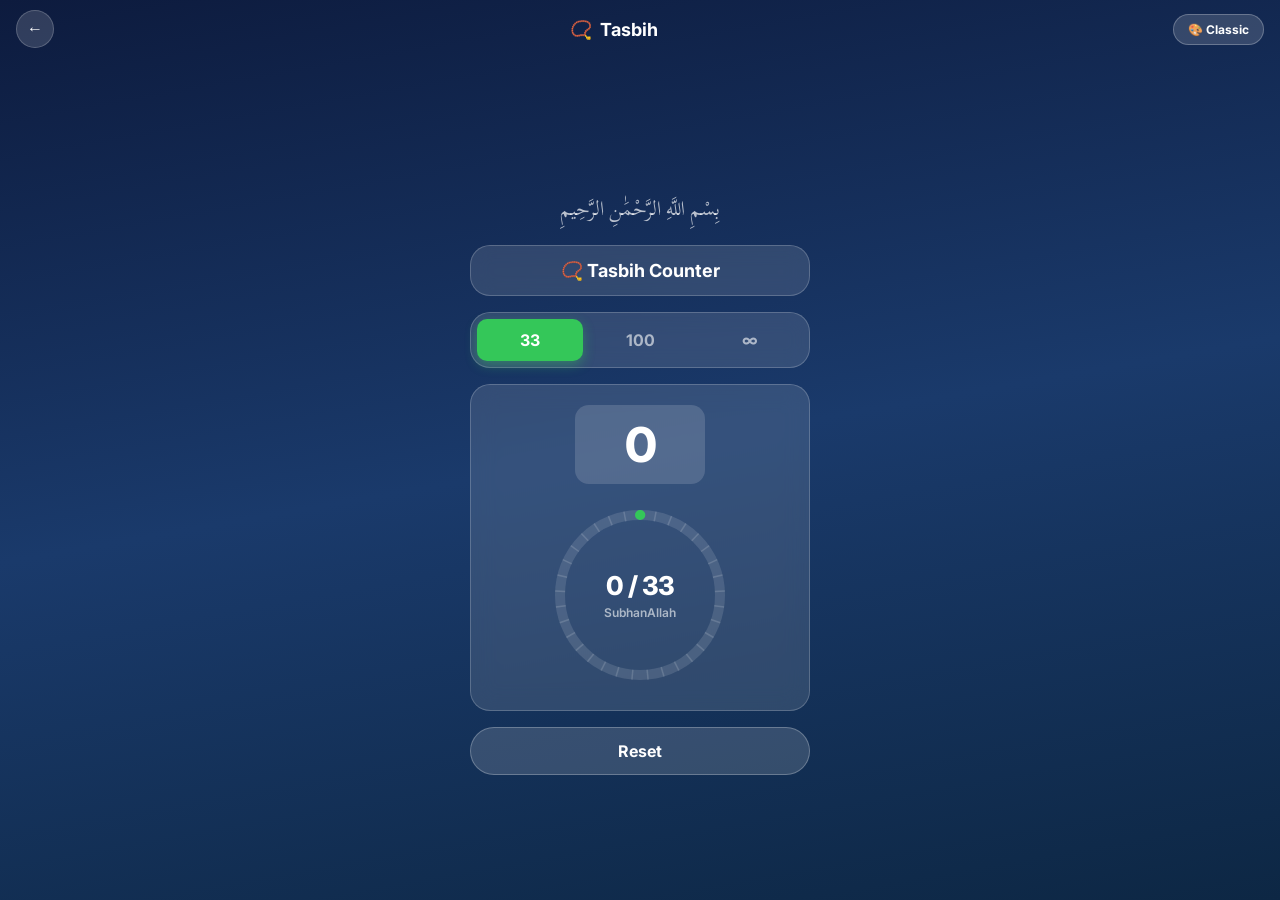
<file: tasbih.html>
<!DOCTYPE html>
<html lang="en">
<head>
  <meta charset="UTF-8"/>
  <meta name="viewport" content="width=device-width, initial-scale=1.0, viewport-fit=cover"/>
  <meta name="apple-mobile-web-app-capable" content="yes"/>
  <meta name="apple-mobile-web-app-status-bar-style" content="black-translucent"/>
  <title>Tasbih – IbadahHub</title>
  <link rel="stylesheet" href="css/style.css"/>
  <link href="https://fonts.googleapis.com/css2?family=Scheherazade+New:wght@400;700&family=Inter:wght@400;600;700;800;900&display=swap" rel="stylesheet"/>
  <style>
    * { margin:0; padding:0; box-sizing:border-box; }

    body {
      min-height:100vh;
      font-family:'Inter',sans-serif;
      overflow:hidden;
      display:flex;
      flex-direction:column;
    }

    /* ══ THEME VARIABLES ══ */
    body.theme-dark {
      background:linear-gradient(170deg,#0d1b3e 0%,#1a3a6b 50%,#0d2744 100%);
    }

    body.theme-gold {
      background:#0a0a1a;
    }

    /* ══ HEADER ══ */
    .tasbih-header {
      display:flex; align-items:center;
      justify-content:space-between;
      padding:14px 16px;
      padding-top:calc(env(safe-area-inset-top,16px) + 10px);
      position:relative; z-index:10;
    }

    .theme-dark .tasbih-header { /* transparent */ }
    .theme-gold .tasbih-header { /* transparent */ }

    .header-btn {
      width:38px; height:38px; border-radius:50%;
      background:rgba(255,255,255,0.15);
      border:1px solid rgba(255,255,255,0.2);
      color:white; font-size:16px; cursor:pointer;
      display:flex; align-items:center; justify-content:center;
      transition:all 0.15s; -webkit-user-select:none; user-select:none;
    }

    .header-btn:active { background:rgba(255,255,255,0.25); transform:scale(0.9); }

    .header-title {
      font-size:18px; font-weight:700; color:white;
      display:flex; align-items:center; gap:8px;
    }

    /* Style switch button */
    .style-switch-btn {
      display:flex; align-items:center; gap:6px;
      background:rgba(255,255,255,0.15);
      border:1px solid rgba(255,255,255,0.25);
      border-radius:50px; padding:7px 14px;
      color:white; font-size:12px; font-weight:700;
      cursor:pointer; transition:all 0.15s;
      -webkit-user-select:none; user-select:none;
      font-family:'Inter',sans-serif;
    }

    .style-switch-btn:active { transform:scale(0.95); }

    /* ══ GOLD BACKGROUND PATTERN ══ */
    .gold-bg {
      display:none;
      position:fixed; inset:0; z-index:0;
      overflow:hidden;
    }

    .theme-gold .gold-bg { display:block; }

    .gold-pattern {
      position:absolute; inset:0;
      background:
        radial-gradient(ellipse at 50% 0%, rgba(180,130,30,0.4) 0%, transparent 60%),
        radial-gradient(ellipse at 50% 100%, rgba(120,80,10,0.3) 0%, transparent 60%),
        linear-gradient(180deg, #0d0d1f 0%, #1a1205 50%, #0d0d1f 100%);
    }

    /* Gold border top */
    .gold-border-top {
      position:absolute; top:0; left:0; right:0; height:8px;
      background:linear-gradient(90deg,
        transparent, #c9a84c, #f0d060, #c9a84c,
        #a07830, #c9a84c, #f0d060, #c9a84c, transparent);
    }

    /* Gold border bottom */
    .gold-border-bottom {
      position:absolute; bottom:0; left:0; right:0; height:8px;
      background:linear-gradient(90deg,
        transparent, #c9a84c, #f0d060, #c9a84c,
        #a07830, #c9a84c, #f0d060, #c9a84c, transparent);
    }

    /* Gold corner ornaments */
    .gold-ornament {
      position:absolute; font-size:48px;
      opacity:0.25; line-height:1;
    }

    .gold-ornament.tl { top:60px; left:8px; }
    .gold-ornament.tr { top:60px; right:8px; transform:scaleX(-1); }
    .gold-ornament.bl { bottom:60px; left:8px; transform:scaleY(-1); }
    .gold-ornament.br { bottom:60px; right:8px; transform:scale(-1,-1); }

    /* Gold SVG arabesque border */
    .gold-side-left {
      position:absolute; left:0; top:50%;
      transform:translateY(-50%);
      width:32px; opacity:0.3;
    }

    .gold-side-right {
      position:absolute; right:0; top:50%;
      transform:translateY(-50%) scaleX(-1);
      width:32px; opacity:0.3;
    }

    /* ══ CONTENT ══ */
    .tasbih-content {
      position:relative; z-index:5;
      flex:1; display:flex; flex-direction:column;
      align-items:center; justify-content:center;
      padding:0 16px;
      gap:16px;
    }

    /* Bismillah */
    .bismillah {
      font-family:'Scheherazade New',serif;
      font-size:20px; color:rgba(255,255,255,0.7);
      text-align:center; direction:rtl;
    }

    .theme-gold .bismillah {
      color:#f0d060; text-shadow:0 0 20px rgba(240,208,96,0.5);
    }

    /* Title card */
    .title-card {
      background:rgba(255,255,255,0.12);
      backdrop-filter:blur(10px);
      -webkit-backdrop-filter:blur(10px);
      border:1px solid rgba(255,255,255,0.2);
      border-radius:var(--radius-lg);
      padding:14px 24px;
      text-align:center;
      width:100%; max-width:340px;
    }

    .theme-gold .title-card {
      background:rgba(201,168,76,0.15);
      border-color:rgba(201,168,76,0.4);
    }

    .title-card-text {
      font-size:18px; font-weight:700; color:white;
      display:flex; align-items:center; justify-content:center; gap:8px;
    }

    .theme-gold .title-card-text { color:#f0d060; }

    /* Goal selector */
    .goal-card {
      background:rgba(255,255,255,0.12);
      backdrop-filter:blur(10px);
      -webkit-backdrop-filter:blur(10px);
      border:1px solid rgba(255,255,255,0.2);
      border-radius:var(--radius-lg);
      padding:6px;
      display:flex; gap:4px;
      width:100%; max-width:340px;
    }

    .theme-gold .goal-card {
      background:rgba(201,168,76,0.1);
      border-color:rgba(201,168,76,0.35);
    }

    .goal-btn {
      flex:1; padding:11px 8px;
      border-radius:10px; border:none;
      background:transparent;
      font-size:16px; font-weight:700;
      color:rgba(255,255,255,0.6);
      cursor:pointer; transition:all 0.2s;
      font-family:'Inter',sans-serif;
      -webkit-user-select:none; user-select:none;
    }

    .goal-btn.active {
      background:var(--green);
      color:white;
      box-shadow:0 4px 12px rgba(52,199,89,0.4);
    }

    .theme-gold .goal-btn.active {
      background:linear-gradient(135deg,#c9a84c,#f0d060);
      color:#1a1205;
      box-shadow:0 4px 16px rgba(201,168,76,0.5);
    }

    .goal-btn:active { transform:scale(0.95); }

    /* ══ COUNTER CARD ══ */
    .counter-card {
      background:rgba(255,255,255,0.12);
      backdrop-filter:blur(12px);
      -webkit-backdrop-filter:blur(12px);
      border:1px solid rgba(255,255,255,0.2);
      border-radius:var(--radius-lg);
      padding:20px;
      display:flex; flex-direction:column;
      align-items:center; gap:16px;
      cursor:pointer;
      -webkit-user-select:none; user-select:none;
      transition:background 0.15s;
      width:100%; max-width:340px;
    }

    .counter-card:active { background:rgba(255,255,255,0.18); }

    .theme-gold .counter-card {
      background:rgba(201,168,76,0.1);
      border-color:rgba(201,168,76,0.3);
    }

    .theme-gold .counter-card:active {
      background:rgba(201,168,76,0.2);
    }

    /* Number display */
    .counter-num-box {
      background:rgba(255,255,255,0.15);
      border-radius:14px; padding:10px 36px;
      font-size:48px; font-weight:800;
      color:white; letter-spacing:-2px;
      min-width:130px; text-align:center;
    }

    .theme-gold .counter-num-box {
      background:rgba(0,0,0,0.3);
      color:#f0d060;
      border:1px solid rgba(201,168,76,0.3);
      text-shadow:0 0 20px rgba(240,208,96,0.6);
    }

    /* SVG Ring */
    .ring-wrap {
      position:relative; width:190px; height:190px;
    }

    .ring-wrap svg {
      transform:rotate(-90deg);
      width:190px; height:190px;
    }

    .ring-track {
      fill:none;
      stroke:rgba(255,255,255,0.12);
      stroke-width:10;
    }

    .theme-gold .ring-track {
      stroke:rgba(201,168,76,0.15);
    }

    .ring-fill {
      fill:none;
      stroke:var(--green);
      stroke-width:10;
      stroke-linecap:round;
      transition:stroke-dashoffset 0.3s ease;
    }

    .theme-gold .ring-fill {
      stroke:url(#goldGradient);
    }

    .ring-center {
      position:absolute; inset:0;
      display:flex; flex-direction:column;
      align-items:center; justify-content:center;
      gap:4px;
    }

    .ring-fraction {
      font-size:26px; font-weight:800;
      color:white; letter-spacing:-0.5px;
    }

    .theme-gold .ring-fraction {
      color:#f0d060;
      text-shadow:0 0 16px rgba(240,208,96,0.5);
    }

    .dhikr-name-label {
      font-size:12px; font-weight:600;
      color:rgba(255,255,255,0.6);
      text-align:center;
    }

    .theme-gold .dhikr-name-label { color:rgba(240,208,96,0.7); }

    /* Tick marks */
    .ring-ticks { position:absolute; inset:0; }

    /* Reset button */
    .reset-btn {
      background:rgba(255,255,255,0.15);
      border:1px solid rgba(255,255,255,0.25);
      border-radius:50px;
      padding:13px 40px;
      font-size:16px; font-weight:700;
      color:white; cursor:pointer;
      font-family:'Inter',sans-serif;
      transition:all 0.15s;
      -webkit-user-select:none; user-select:none;
      width:100%; max-width:340px;
    }

    .reset-btn:active {
      background:rgba(255,255,255,0.25);
      transform:scale(0.96);
    }

    .theme-gold .reset-btn {
      background:rgba(201,168,76,0.15);
      border-color:rgba(201,168,76,0.4);
      color:#f0d060;
    }

    /* ══ GOLD FRAME AROUND COUNTER ══ */
    .gold-frame {
      display:none;
      position:absolute;
      inset:-12px;
      border-radius:32px;
      pointer-events:none;
    }

    .theme-gold .gold-frame { display:block; }

    .gold-frame-inner {
      position:absolute; inset:0;
      border-radius:32px;
      border:2px solid rgba(201,168,76,0.5);
      box-shadow:
        0 0 20px rgba(201,168,76,0.15),
        inset 0 0 20px rgba(201,168,76,0.05);
    }

    /* Gold corner dots */
    .gold-corner {
      position:absolute; width:10px; height:10px;
      border-radius:50%;
      background:linear-gradient(135deg,#f0d060,#c9a84c);
    }

    .gold-corner.tl { top:-1px; left:-1px; }
    .gold-corner.tr { top:-1px; right:-1px; }
    .gold-corner.bl { bottom:-1px; left:-1px; }
    .gold-corner.br { bottom:-1px; right:-1px; }

    /* Pulse animation on tap */
    @keyframes tapPulse {
      0% { transform:scale(1); }
      50% { transform:scale(1.02); }
      100% { transform:scale(1); }
    }

    .tap-pulse { animation:tapPulse 0.25s ease; }

    /* Theme transition */
    body { transition:background 0.4s ease; }
    .counter-card, .title-card, .goal-card, .goal-btn,
    .counter-num-box, .ring-fraction, .reset-btn, .bismillah
    { transition:all 0.3s ease; }
  </style>
</head>
<body class="theme-dark">

<!-- Gold background (shown in gold theme) -->
<div class="gold-bg">
  <div class="gold-pattern"></div>
  <div class="gold-border-top"></div>
  <div class="gold-border-bottom"></div>
  <div class="gold-ornament tl">✦</div>
  <div class="gold-ornament tr">✦</div>
  <div class="gold-ornament bl">✦</div>
  <div class="gold-ornament br">✦</div>
</div>

<!-- HEADER -->
<div class="tasbih-header">
  <button class="header-btn" onclick="location.href='more.html'">←</button>

  <div class="header-title">
    <span>📿</span>
    <span>Tasbih</span>
  </div>

  <!-- Style switch -->
  <button class="style-switch-btn" onclick="toggleTheme()" id="theme-btn">
    🎨 Classic
  </button>
</div>

<!-- CONTENT -->
<div class="tasbih-content">

  <!-- Bismillah -->
  <div class="bismillah">بِسْمِ اللَّهِ الرَّحْمَٰنِ الرَّحِيمِ</div>

  <!-- Title card -->
  <div class="title-card">
    <div class="title-card-text">📿 Tasbih Counter</div>
  </div>

  <!-- Goal selector -->
  <div class="goal-card">
    <button class="goal-btn active" id="goal-33"  onclick="setGoal(33)">33</button>
    <button class="goal-btn"        id="goal-100" onclick="setGoal(100)">100</button>
    <button class="goal-btn"        id="goal-inf" onclick="setGoal(0)">∞</button>
  </div>

  <!-- Counter card — tap to count -->
  <div class="counter-card" id="counter-card" onclick="tap()">

    <!-- Gold frame (gold theme only) -->
    <div class="gold-frame">
      <div class="gold-frame-inner"></div>
      <div class="gold-corner tl"></div>
      <div class="gold-corner tr"></div>
      <div class="gold-corner bl"></div>
      <div class="gold-corner br"></div>
    </div>

    <!-- Number -->
    <div class="counter-num-box" id="counter-num">0</div>

    <!-- Ring -->
    <div class="ring-wrap" id="ring-wrap">
      <svg viewBox="0 0 190 190">
        <defs>
          <linearGradient id="goldGradient" x1="0%" y1="0%" x2="100%" y2="100%">
            <stop offset="0%"   stop-color="#f0d060"/>
            <stop offset="50%"  stop-color="#c9a84c"/>
            <stop offset="100%" stop-color="#f0d060"/>
          </linearGradient>
        </defs>
        <!-- Tick marks -->
        <g id="ticks"></g>
        <!-- Track -->
        <circle class="ring-track" cx="95" cy="95" r="80"/>
        <!-- Fill -->
        <circle class="ring-fill" id="ring-fill" cx="95" cy="95" r="80"
          stroke-dasharray="503"
          stroke-dashoffset="503"/>
      </svg>
      <div class="ring-center">
        <div class="ring-fraction" id="ring-fraction">0 / 33</div>
        <div class="dhikr-name-label" id="dhikr-label">SubhanAllah</div>
      </div>
    </div>

  </div>

  <!-- Reset -->
  <button class="reset-btn" onclick="resetCounter()">Reset</button>

</div>

<script>
const CIRC = 2 * Math.PI * 80; // ~503

let count  = 0;
let goal   = 33;
let theme  = 'dark';

const dhikrList = [
  'SubhanAllah','Alhamdulillah','AllahuAkbar',
  'La ilaha illallah','Astaghfirullah',
  'SubhanAllahi wa bihamdihi'
];

let currentDhikr = localStorage.getItem('tasbihDhikr') || dhikrList[0];

// ── DRAW TICKS ──
function drawTicks() {
  const g = document.getElementById('ticks');
  for (let i = 0; i < 33; i++) {
    const angle = (i / 33) * 2 * Math.PI;
    const r = 80;
    const x1 = 95 + (r - 5) * Math.cos(angle);
    const y1 = 95 + (r - 5) * Math.sin(angle);
    const x2 = 95 + (r + 5) * Math.cos(angle);
    const y2 = 95 + (r + 5) * Math.sin(angle);
    const line = document.createElementNS('http://www.w3.org/2000/svg','line');
    line.setAttribute('x1',x1); line.setAttribute('y1',y1);
    line.setAttribute('x2',x2); line.setAttribute('y2',y2);
    line.setAttribute('stroke','rgba(255,255,255,0.15)');
    line.setAttribute('stroke-width','1.5');
    g.appendChild(line);
  }
}

// ── THEME TOGGLE ──
function toggleTheme() {
  theme = theme === 'dark' ? 'gold' : 'dark';
  document.body.className = 'theme-' + theme;
  const btn = document.getElementById('theme-btn');
  btn.textContent = theme === 'dark' ? '🎨 Classic' : '🌙 Modern';
  localStorage.setItem('tasbihTheme', theme);
}

// ── SET GOAL ──
function setGoal(g) {
  goal = g;
  ['33','100','inf'].forEach(k => {
    document.getElementById('goal-' + k).classList.remove('active');
  });
  const key = g === 33 ? '33' : g === 100 ? '100' : 'inf';
  document.getElementById('goal-' + key).classList.add('active');
  count = 0;
  localStorage.setItem('tasbihGoal', goal);
  updateDisplay();
}

// ── TAP ──
function tap() {
  count++;
  if (navigator.vibrate) navigator.vibrate(25);

  // Pulse animation
  const card = document.getElementById('counter-card');
  card.classList.remove('tap-pulse');
  void card.offsetWidth;
  card.classList.add('tap-pulse');

  if (goal > 0 && count >= goal) {
    count = 0;
    setTimeout(() => card.classList.remove('tap-pulse'), 300);
  }

  localStorage.setItem('tasbihCount', count);
  updateDisplay();
}

// ── RESET ──
function resetCounter() {
  count = 0;
  localStorage.setItem('tasbihCount', 0);
  updateDisplay();
}

// ── UPDATE DISPLAY ──
function updateDisplay() {
  document.getElementById('counter-num').textContent = count;

  const effectiveGoal = goal > 0 ? goal : 100;
  const progress = Math.min(count / effectiveGoal, 1);
  const offset   = CIRC - progress * CIRC;

  document.getElementById('ring-fill').style.strokeDashoffset = offset;
  document.getElementById('ring-fraction').textContent =
    goal === 0 ? count + ' / ∞' : count + ' / ' + goal;
  document.getElementById('dhikr-label').textContent = currentDhikr;
}

// ── INIT ──
drawTicks();

// Load saved state
theme = localStorage.getItem('tasbihTheme') || 'dark';
document.body.className = 'theme-' + theme;
document.getElementById('theme-btn').textContent =
  theme === 'dark' ? '🎨 Classic' : '🌙 Modern';

goal  = parseInt(localStorage.getItem('tasbihGoal')  || '33');
count = parseInt(localStorage.getItem('tasbihCount') || '0');

// Set active goal button
['33','100','inf'].forEach(k => {
  document.getElementById('goal-' + k).classList.remove('active');
});
const gkey = goal === 33 ? '33' : goal === 100 ? '100' : 'inf';
document.getElementById('goal-' + gkey).classList.add('active');

updateDisplay();
</script>
</body>
</html>
</file>
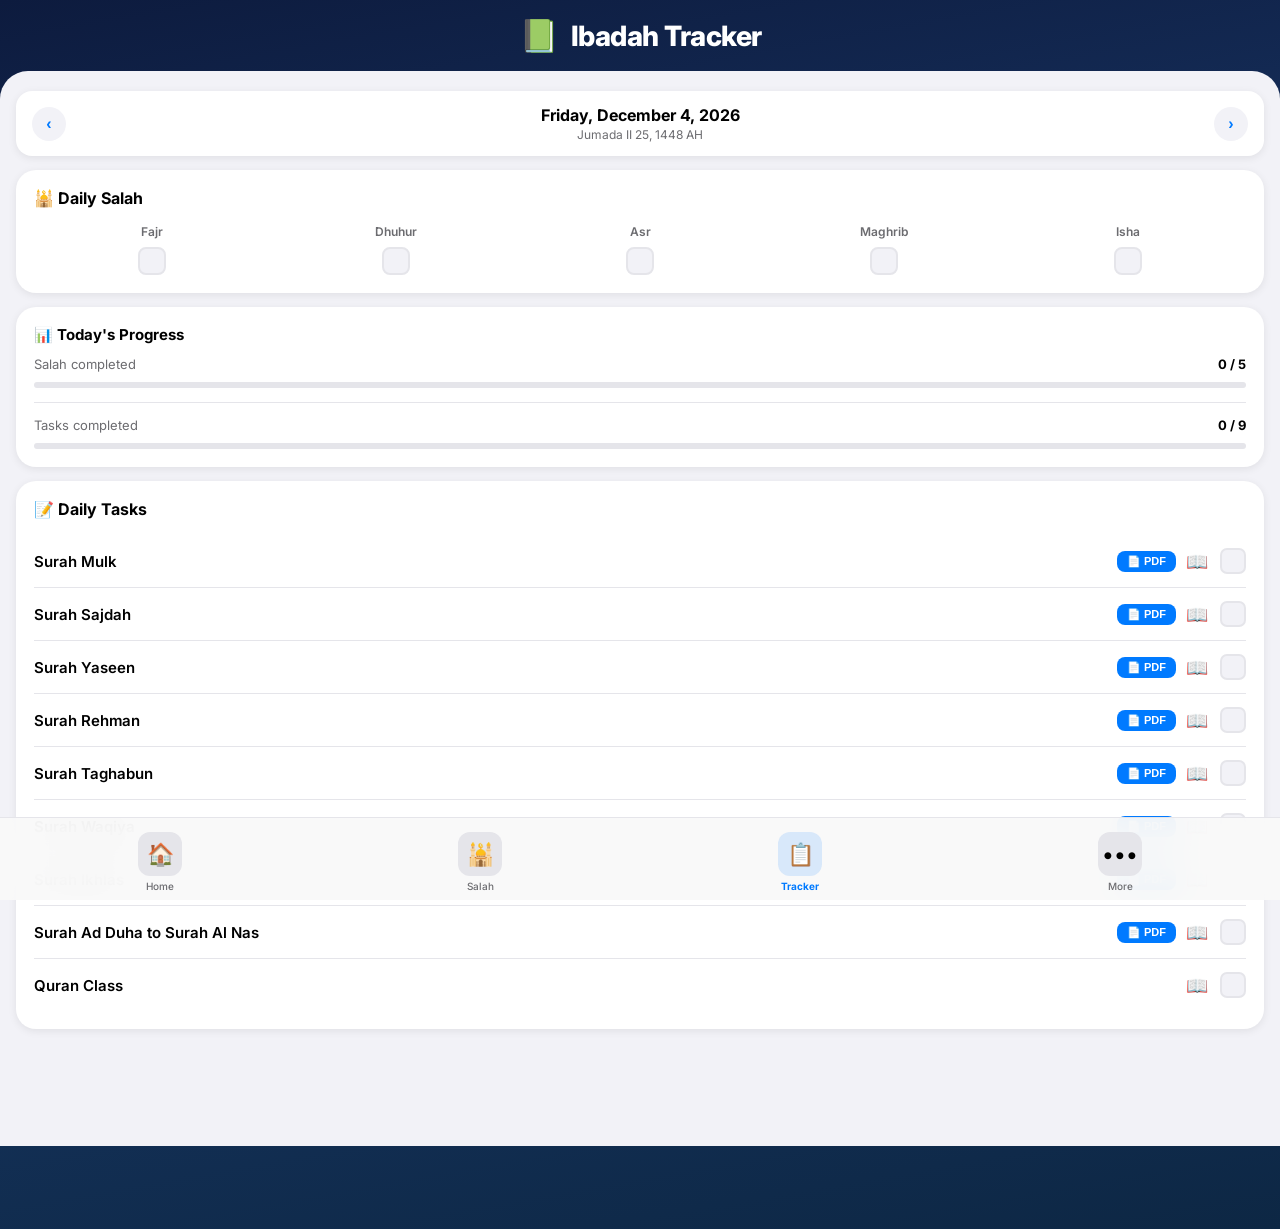
<file: tracker.html>
<!DOCTYPE html>
<html lang="en">
<head>
  <meta charset="UTF-8"/>
  <meta name="viewport" content="width=device-width, initial-scale=1.0, viewport-fit=cover"/>
  <meta name="apple-mobile-web-app-capable" content="yes"/>
  <meta name="apple-mobile-web-app-status-bar-style" content="black-translucent"/>
  <title>Tracker – IbadahHub</title>
  <link rel="stylesheet" href="css/style.css"/>
  <style>
    body {
      padding-bottom: var(--navbar-height);
      background: linear-gradient(170deg, #0d1b3e 0%, #1a3a6b 45%, #0d2744 100%);
      min-height: 100vh;
    }

    /* Header */
    .tracker-header {
      display: flex;
      align-items: center;
      justify-content: center;
      gap: 12px;
      padding: 20px 16px 16px;
      padding-top: calc(env(safe-area-inset-top, 20px) + 16px);
    }

    .tracker-header-icon { font-size: 32px; }

    .tracker-header-title {
      font-size: 28px;
      font-weight: 800;
      color: white;
      letter-spacing: -0.5px;
    }

    /* Content area — white rounded top */
    .tracker-body {
      background: var(--bg);
      border-radius: 28px 28px 0 0;
      min-height: calc(100vh - 120px);
      padding: 20px 16px;
      padding-bottom: calc(var(--navbar-height) + 20px);
    }

    /* Salah checkboxes */
    .salah-section {
      background: white;
      border-radius: var(--radius-lg);
      padding: 18px;
      box-shadow: var(--shadow);
      margin-bottom: 14px;
    }

    .salah-section-title {
      font-size: 16px;
      font-weight: 700;
      margin-bottom: 16px;
      display: flex;
      align-items: center;
      gap: 8px;
    }

    .salah-checks {
      display: flex;
      justify-content: space-between;
      align-items: flex-start;
      gap: 8px;
    }

    .salah-check-item {
      display: flex;
      flex-direction: column;
      align-items: center;
      gap: 8px;
      flex: 1;
    }

    .salah-check-label {
      font-size: 12px;
      font-weight: 600;
      color: var(--text-secondary);
      text-align: center;
    }

    .salah-checkbox {
      width: 28px;
      height: 28px;
      border-radius: 8px;
      border: 2px solid var(--border);
      background: var(--bg);
      cursor: pointer;
      display: flex;
      align-items: center;
      justify-content: center;
      font-size: 16px;
      transition: all 0.2s ease;
      -webkit-user-select: none;
      user-select: none;
    }

    .salah-checkbox.checked {
      background: var(--green);
      border-color: var(--green);
      color: white;
    }

    /* Daily Tasks */
    .tasks-section {
      background: white;
      border-radius: var(--radius-lg);
      padding: 18px;
      box-shadow: var(--shadow);
      margin-bottom: 14px;
    }

    .tasks-title {
      font-size: 16px;
      font-weight: 700;
      margin-bottom: 16px;
      display: flex;
      align-items: center;
      gap: 8px;
    }

    .task-row {
      display: flex;
      align-items: center;
      justify-content: space-between;
      padding: 13px 0;
      border-bottom: 1px solid var(--border);
      gap: 12px;
    }

    .task-row:last-child { border-bottom: none; }

    .task-left {
      display: flex;
      align-items: center;
      gap: 10px;
      flex: 1;
    }

    .task-name {
      font-size: 15px;
      font-weight: 600;
      color: var(--text);
      flex: 1;
    }

    .task-name.done {
      text-decoration: line-through;
      color: var(--text-light);
    }

    .task-pdf-btn {
      background: var(--primary);
      color: white;
      border: none;
      border-radius: 8px;
      padding: 4px 10px;
      font-size: 11px;
      font-weight: 700;
      cursor: pointer;
      display: flex;
      align-items: center;
      gap: 4px;
      flex-shrink: 0;
    }

    .task-checkbox {
      width: 26px;
      height: 26px;
      border-radius: 7px;
      border: 2px solid var(--border);
      background: var(--bg);
      cursor: pointer;
      display: flex;
      align-items: center;
      justify-content: center;
      font-size: 14px;
      transition: all 0.2s ease;
      flex-shrink: 0;
      -webkit-user-select: none;
      user-select: none;
    }

    .task-checkbox.checked {
      background: var(--green);
      border-color: var(--green);
      color: white;
    }

    /* Progress summary */
    .summary-card {
      background: white;
      border-radius: var(--radius-lg);
      padding: 18px;
      box-shadow: var(--shadow);
      margin-bottom: 14px;
    }

    .summary-title {
      font-size: 15px;
      font-weight: 700;
      margin-bottom: 12px;
      display: flex;
      align-items: center;
      gap: 8px;
    }

    .summary-row {
      display: flex;
      align-items: center;
      justify-content: space-between;
      margin-bottom: 8px;
    }

    .summary-label {
      font-size: 13px;
      color: var(--text-secondary);
    }

    .summary-count {
      font-size: 13px;
      font-weight: 700;
      color: var(--text);
    }
  </style>
</head>
<body>

<!-- HEADER -->
<div class="tracker-header">
  <div class="tracker-header-icon">📗</div>
  <div class="tracker-header-title">Ibadah Tracker</div>
</div>

<!-- BODY -->
<div class="tracker-body">

  <!-- Date Navigator -->
  <div class="date-nav">
    <button class="date-nav-btn" onclick="changeDay(-1)">‹</button>
    <div class="date-nav-center">
      <div class="date-nav-main" id="nav-date">Monday, May 18, 2026</div>
      <div class="date-nav-sub" id="nav-hijri">Loading...</div>
    </div>
    <button class="date-nav-btn" onclick="changeDay(1)">›</button>
  </div>

  <!-- Daily Salah -->
  <div class="salah-section">
    <div class="salah-section-title">🕌 Daily Salah</div>
    <div class="salah-checks">
      <div class="salah-check-item">
        <div class="salah-check-label">Fajr</div>
        <div class="salah-checkbox" id="s-fajr" onclick="toggleSalah('fajr')"></div>
      </div>
      <div class="salah-check-item">
        <div class="salah-check-label">Dhuhur</div>
        <div class="salah-checkbox" id="s-dhuhr" onclick="toggleSalah('dhuhr')"></div>
      </div>
      <div class="salah-check-item">
        <div class="salah-check-label">Asr</div>
        <div class="salah-checkbox" id="s-asr" onclick="toggleSalah('asr')"></div>
      </div>
      <div class="salah-check-item">
        <div class="salah-check-label">Maghrib</div>
        <div class="salah-checkbox" id="s-maghrib" onclick="toggleSalah('maghrib')"></div>
      </div>
      <div class="salah-check-item">
        <div class="salah-check-label">Isha</div>
        <div class="salah-checkbox" id="s-isha" onclick="toggleSalah('isha')"></div>
      </div>
    </div>
  </div>

  <!-- Progress Summary -->
  <div class="summary-card">
    <div class="summary-title">📊 Today's Progress</div>
    <div class="summary-row">
      <div class="summary-label">Salah completed</div>
      <div class="summary-count" id="salah-count">0 / 5</div>
    </div>
    <div class="progress-bar">
      <div class="progress-fill green" id="salah-progress" style="width:0%"></div>
    </div>
    <div class="divider"></div>
    <div class="summary-row">
      <div class="summary-label">Tasks completed</div>
      <div class="summary-count" id="task-count">0 / 9</div>
    </div>
    <div class="progress-bar">
      <div class="progress-fill" id="task-progress" style="width:0%"></div>
    </div>
  </div>

  <!-- Daily Tasks -->
  <div class="tasks-section">
    <div class="tasks-title">📝 Daily Tasks</div>

    <div class="task-row">
      <div class="task-left">
        <div class="task-name" id="tn-mulk">Surah Mulk</div>
        <button class="task-pdf-btn">📄 PDF</button>
        <span style="font-size:18px;">📖</span>
      </div>
      <div class="task-checkbox" id="t-mulk" onclick="toggleTask('mulk')"></div>
    </div>

    <div class="task-row">
      <div class="task-left">
        <div class="task-name" id="tn-sajdah">Surah Sajdah</div>
        <button class="task-pdf-btn">📄 PDF</button>
        <span style="font-size:18px;">📖</span>
      </div>
      <div class="task-checkbox" id="t-sajdah" onclick="toggleTask('sajdah')"></div>
    </div>

    <div class="task-row">
      <div class="task-left">
        <div class="task-name" id="tn-yaseen">Surah Yaseen</div>
        <button class="task-pdf-btn">📄 PDF</button>
        <span style="font-size:18px;">📖</span>
      </div>
      <div class="task-checkbox" id="t-yaseen" onclick="toggleTask('yaseen')"></div>
    </div>

    <div class="task-row">
      <div class="task-left">
        <div class="task-name" id="tn-rehman">Surah Rehman</div>
        <button class="task-pdf-btn">📄 PDF</button>
        <span style="font-size:18px;">📖</span>
      </div>
      <div class="task-checkbox" id="t-rehman" onclick="toggleTask('rehman')"></div>
    </div>

    <div class="task-row">
      <div class="task-left">
        <div class="task-name" id="tn-taghabun">Surah Taghabun</div>
        <button class="task-pdf-btn">📄 PDF</button>
        <span style="font-size:18px;">📖</span>
      </div>
      <div class="task-checkbox" id="t-taghabun" onclick="toggleTask('taghabun')"></div>
    </div>

    <div class="task-row">
      <div class="task-left">
        <div class="task-name" id="tn-waqiya">Surah Waqiya</div>
        <button class="task-pdf-btn">📄 PDF</button>
        <span style="font-size:18px;">📖</span>
      </div>
      <div class="task-checkbox" id="t-waqiya" onclick="toggleTask('waqiya')"></div>
    </div>

    <div class="task-row">
      <div class="task-left">
        <div class="task-name" id="tn-ikhlas">Surah Ikhlas</div>
        <button class="task-pdf-btn">📄 PDF</button>
        <span style="font-size:18px;">📖</span>
      </div>
      <div class="task-checkbox" id="t-ikhlas" onclick="toggleTask('ikhlas')"></div>
    </div>

    <div class="task-row">
      <div class="task-left">
        <div class="task-name" id="tn-nas">Surah Ad Duha to Surah Al Nas</div>
        <button class="task-pdf-btn">📄 PDF</button>
        <span style="font-size:18px;">📖</span>
      </div>
      <div class="task-checkbox" id="t-nas" onclick="toggleTask('nas')"></div>
    </div>

    <div class="task-row">
      <div class="task-left">
        <div class="task-name" id="tn-class">Quran Class</div>
        <span style="font-size:18px;">📖</span>
      </div>
      <div class="task-checkbox" id="t-class" onclick="toggleTask('class')"></div>
    </div>

  </div>

</div>

<!-- BOTTOM NAVBAR -->
<nav class="navbar">
  <div class="nav-item" onclick="location.href='index.html'">
    <div class="nav-icon-box">🏠</div>
    <div class="nav-label">Home</div>
  </div>
  <div class="nav-item" onclick="location.href='salah.html'">
    <div class="nav-icon-box">🕌</div>
    <div class="nav-label">Salah</div>
  </div>
  <div class="nav-item active" onclick="location.href='tracker.html'">
    <div class="nav-icon-box">📋</div>
    <div class="nav-label">Tracker</div>
  </div>
  <div class="nav-item" onclick="location.href='more.html'">
    <div class="nav-icon-box">•••</div>
    <div class="nav-label">More</div>
  </div>
</nav>

<script>
let currentDate = new Date();

// ── DATE KEY for saving per day ──
function dateKey(d) {
  return d.toISOString().split('T')[0];
}

// ── SET DATE DISPLAY ──
function setDateDisplay() {
  const opts = { weekday:'long', month:'long', day:'numeric', year:'numeric' };
  document.getElementById('nav-date').textContent =
    currentDate.toLocaleDateString('en-US', opts);
  try {
    const hijri = new Intl.DateTimeFormat('en-TN-u-ca-islamic', {
      day:'numeric', month:'long', year:'numeric'
    }).format(currentDate);
    document.getElementById('nav-hijri').textContent = hijri;
  } catch(e) {
    document.getElementById('nav-hijri').textContent = 'Islamic Calendar';
  }
}

// ── CHANGE DAY ──
function changeDay(dir) {
  currentDate.setDate(currentDate.getDate() + dir);
  setDateDisplay();
  loadDay();
}

// ── SALAH ──
const salahKeys = ['fajr','dhuhr','asr','maghrib','isha'];

function toggleSalah(name) {
  const key = 'salah_' + dateKey(currentDate);
  const data = JSON.parse(localStorage.getItem(key) || '{}');
  data[name] = !data[name];
  localStorage.setItem(key, JSON.stringify(data));
  renderSalah(data);
}

function renderSalah(data) {
  let done = 0;
  salahKeys.forEach(k => {
    const el = document.getElementById('s-' + k);
    if (data[k]) {
      el.classList.add('checked');
      el.textContent = '✓';
      done++;
    } else {
      el.classList.remove('checked');
      el.textContent = '';
    }
  });
  document.getElementById('salah-count').textContent = done + ' / 5';
  document.getElementById('salah-progress').style.width = (done / 5 * 100) + '%';
}

// ── TASKS ──
const taskKeys = ['mulk','sajdah','yaseen','rehman','taghabun','waqiya','ikhlas','nas','class'];

function toggleTask(name) {
  const key = 'tasks_' + dateKey(currentDate);
  const data = JSON.parse(localStorage.getItem(key) || '{}');
  data[name] = !data[name];
  localStorage.setItem(key, JSON.stringify(data));
  renderTasks(data);
}

function renderTasks(data) {
  let done = 0;
  taskKeys.forEach(k => {
    const cb = document.getElementById('t-' + k);
    const nm = document.getElementById('tn-' + k);
    if (data[k]) {
      cb.classList.add('checked');
      cb.textContent = '✓';
      nm.classList.add('done');
      done++;
    } else {
      cb.classList.remove('checked');
      cb.textContent = '';
      nm.classList.remove('done');
    }
  });
  document.getElementById('task-count').textContent = done + ' / ' + taskKeys.length;
  document.getElementById('task-progress').style.width = (done / taskKeys.length * 100) + '%';
}

// ── LOAD DAY DATA ──
function loadDay() {
  const salahData = JSON.parse(localStorage.getItem('salah_' + dateKey(currentDate)) || '{}');
  const taskData = JSON.parse(localStorage.getItem('tasks_' + dateKey(currentDate)) || '{}');
  renderSalah(salahData);
  renderTasks(taskData);
}

// ── INIT ──
setDateDisplay();
loadDay();
</script>
</body>
</html>
</file>
<file: css/style.css>
/* ==============================================
   IBADAHHUB - COMPLETE iOS STYLE
   ============================================== */

@import url('https://fonts.googleapis.com/css2?family=Inter:wght@300;400;500;600;700;800&family=Scheherazade+New:wght@400;700&family=Noto+Nastaliq+Urdu:wght@400;700&display=swap');

/* --- ROOT --- */
:root {
  --bg: #f2f2f7;
  --card: #ffffff;
  --primary: #007aff;
  --green: #34c759;
  --red: #ff3b30;
  --orange: #ff9500;
  --purple: #af52de;
  --gray: #8e8e93;
  --border: #e5e5ea;
  --text: #000000;
  --text-secondary: #6c6c70;
  --text-light: #aeaeb2;
  --shadow: 0 2px 8px rgba(0,0,0,0.08);
  --shadow-md: 0 4px 16px rgba(0,0,0,0.12);
  --radius: 16px;
  --radius-sm: 12px;
  --radius-lg: 20px;
  --navbar-height: 83px;
}

/* --- RESET --- */
*, *::before, *::after {
  margin: 0;
  padding: 0;
  box-sizing: border-box;
  -webkit-tap-highlight-color: transparent;
}

html {
  -webkit-text-size-adjust: 100%;
  scroll-behavior: smooth;
}

body {
  font-family: 'Inter', -apple-system, BlinkMacSystemFont, sans-serif;
  background: var(--bg);
  color: var(--text);
  min-height: 100vh;
  overflow-x: hidden;
}

::-webkit-scrollbar { display: none; }
* { scrollbar-width: none; }

/* ==============================================
   BOTTOM NAVBAR
   ============================================== */

.navbar {
  position: fixed;
  bottom: 0;
  left: 0;
  right: 0;
  height: var(--navbar-height);
  background: rgba(249,249,249,0.94);
  backdrop-filter: blur(20px);
  -webkit-backdrop-filter: blur(20px);
  border-top: 1px solid var(--border);
  display: flex;
  align-items: flex-start;
  justify-content: space-around;
  padding-top: 8px;
  padding-bottom: env(safe-area-inset-bottom, 8px);
  z-index: 999;
}

.nav-item {
  display: flex;
  flex-direction: column;
  align-items: center;
  gap: 4px;
  cursor: pointer;
  padding: 6px 20px;
  border-radius: 12px;
  transition: all 0.15s ease;
  -webkit-user-select: none;
  user-select: none;
  min-width: 70px;
}

.nav-item:active {
  transform: scale(0.88);
}

/* Icon box style like screenshot */
.nav-icon-box {
  width: 44px;
  height: 44px;
  border-radius: 12px;
  background: #e5e5ea;
  display: flex;
  align-items: center;
  justify-content: center;
  font-size: 22px;
  transition: all 0.15s ease;
}

.nav-item.active .nav-icon-box {
  background: #007aff22;
}

.nav-label {
  font-size: 10px;
  font-weight: 500;
  color: var(--text-secondary);
}

.nav-item.active .nav-label {
  color: var(--primary);
  font-weight: 700;
}

/* ==============================================
   PAGE HEADER (back button style)
   ============================================== */

.page-header {
  display: flex;
  align-items: center;
  justify-content: space-between;
  padding: 12px 16px;
  padding-top: calc(env(safe-area-inset-top, 16px) + 12px);
  background: var(--bg);
}

.back-btn {
  width: 38px;
  height: 38px;
  border-radius: 50%;
  background: var(--card);
  border: none;
  display: flex;
  align-items: center;
  justify-content: center;
  font-size: 18px;
  cursor: pointer;
  box-shadow: var(--shadow);
  -webkit-user-select: none;
  user-select: none;
  transition: transform 0.15s;
}

.back-btn:active {
  transform: scale(0.9);
}

.page-header-title {
  font-size: 17px;
  font-weight: 700;
  color: var(--text);
  text-align: center;
  flex: 1;
}

.header-action-btn {
  width: 38px;
  height: 38px;
  border-radius: 50%;
  background: var(--card);
  border: none;
  display: flex;
  align-items: center;
  justify-content: center;
  font-size: 18px;
  cursor: pointer;
  box-shadow: var(--shadow);
  transition: transform 0.15s;
}

.header-action-btn:active {
  transform: scale(0.9);
}

/* ==============================================
   CARDS
   ============================================== */

.card {
  background: var(--card);
  border-radius: var(--radius);
  padding: 18px;
  box-shadow: var(--shadow);
  margin-bottom: 12px;
}

.card-lg {
  background: var(--card);
  border-radius: var(--radius-lg);
  padding: 24px;
  box-shadow: var(--shadow-md);
  margin-bottom: 14px;
}

/* Full width row card with arrow */
.list-card {
  background: var(--card);
  border-radius: var(--radius);
  padding: 16px 18px;
  box-shadow: var(--shadow);
  margin-bottom: 10px;
  display: flex;
  align-items: center;
  gap: 14px;
  cursor: pointer;
  transition: transform 0.15s ease;
  -webkit-user-select: none;
  user-select: none;
}

.list-card:active {
  transform: scale(0.98);
  opacity: 0.9;
}

.list-card-icon {
  width: 44px;
  height: 44px;
  border-radius: 12px;
  background: var(--bg);
  display: flex;
  align-items: center;
  justify-content: center;
  font-size: 24px;
  flex-shrink: 0;
}

.list-card-body {
  flex: 1;
}

.list-card-title {
  font-size: 15px;
  font-weight: 700;
  color: var(--text);
  margin-bottom: 3px;
}

.list-card-desc {
  font-size: 13px;
  color: var(--text-secondary);
  line-height: 1.4;
}

.list-card-arrow {
  font-size: 18px;
  color: var(--text-light);
  font-weight: 300;
}

/* 2 column grid */
.grid-2 {
  display: grid;
  grid-template-columns: 1fr 1fr;
  gap: 12px;
  margin-bottom: 14px;
}

.grid-card {
  background: var(--card);
  border-radius: var(--radius);
  padding: 20px 12px;
  box-shadow: var(--shadow);
  display: flex;
  flex-direction: column;
  align-items: center;
  text-align: center;
  cursor: pointer;
  transition: transform 0.15s ease;
  -webkit-user-select: none;
  user-select: none;
  gap: 10px;
}

.grid-card:active {
  transform: scale(0.94);
}

.grid-card-icon {
  font-size: 42px;
  line-height: 1;
}

.grid-card-title {
  font-size: 14px;
  font-weight: 700;
  color: var(--text);
}

/* ==============================================
   CONTENT WRAPPER
   ============================================== */

.content {
  padding: 0 16px 20px;
  max-width: 480px;
  margin: 0 auto;
}

.content-with-navbar {
  padding-bottom: calc(var(--navbar-height) + 20px);
}

/* ==============================================
   SECTION LABEL
   ============================================== */

.section-label {
  font-size: 13px;
  font-weight: 600;
  color: var(--text-secondary);
  text-transform: uppercase;
  letter-spacing: 0.5px;
  margin: 20px 0 10px;
  padding-left: 2px;
}

/* ==============================================
   BUTTONS
   ============================================== */

.btn {
  display: inline-flex;
  align-items: center;
  justify-content: center;
  gap: 8px;
  padding: 13px 24px;
  border-radius: 50px;
  font-size: 15px;
  font-weight: 600;
  border: none;
  cursor: pointer;
  transition: all 0.15s ease;
  -webkit-user-select: none;
  user-select: none;
  font-family: 'Inter', sans-serif;
}

.btn:active { transform: scale(0.96); }
.btn-primary { background: var(--primary); color: white; }
.btn-green { background: var(--green); color: white; }
.btn-red { background: var(--red); color: white; }
.btn-gray { background: var(--border); color: var(--text); }
.btn-full { width: 100%; }
.btn-sm { padding: 9px 18px; font-size: 13px; }
.btn-lg { padding: 16px 32px; font-size: 17px; }

/* ==============================================
   TAB SWITCHER
   ============================================== */

.tab-bar {
  display: flex;
  background: var(--border);
  border-radius: 10px;
  padding: 3px;
  margin-bottom: 16px;
}

.tab-btn {
  flex: 1;
  padding: 8px;
  border-radius: 8px;
  border: none;
  background: transparent;
  font-size: 14px;
  font-weight: 600;
  color: var(--text-secondary);
  cursor: pointer;
  transition: all 0.2s ease;
  font-family: 'Inter', sans-serif;
}

.tab-btn.active {
  background: var(--card);
  color: var(--text);
  box-shadow: var(--shadow);
}

/* ==============================================
   DATE NAVIGATOR
   ============================================== */

.date-nav {
  display: flex;
  align-items: center;
  justify-content: space-between;
  background: var(--card);
  border-radius: var(--radius);
  padding: 14px 16px;
  box-shadow: var(--shadow);
  margin-bottom: 14px;
}

.date-nav-btn {
  width: 34px;
  height: 34px;
  border-radius: 50%;
  background: var(--bg);
  border: none;
  display: flex;
  align-items: center;
  justify-content: center;
  font-size: 16px;
  cursor: pointer;
  color: var(--primary);
  transition: transform 0.15s;
  font-weight: 700;
}

.date-nav-btn:active { transform: scale(0.9); }

.date-nav-center {
  text-align: center;
}

.date-nav-main {
  font-size: 16px;
  font-weight: 700;
  color: var(--text);
}

.date-nav-sub {
  font-size: 12px;
  color: var(--text-secondary);
  margin-top: 2px;
}

/* ==============================================
   PROGRESS RING (for azkar)
   ============================================== */

.progress-ring-wrap {
  position: relative;
  width: 52px;
  height: 52px;
  flex-shrink: 0;
}

.progress-ring-wrap svg {
  transform: rotate(-90deg);
}

.progress-ring-text {
  position: absolute;
  inset: 0;
  display: flex;
  align-items: center;
  justify-content: center;
  font-size: 13px;
  font-weight: 700;
  color: var(--text-secondary);
}

.progress-ring-text.done {
  color: var(--green);
  font-size: 18px;
}

/* ==============================================
   PROGRESS BAR
   ============================================== */

.progress-bar {
  background: var(--border);
  border-radius: 50px;
  height: 6px;
  overflow: hidden;
  margin-top: 10px;
}

.progress-fill {
  height: 100%;
  border-radius: 50px;
  background: var(--primary);
  transition: width 0.4s ease;
}

.progress-fill.green { background: var(--green); }
.progress-fill.red { background: var(--red); }

/* ==============================================
   BADGE / PILL
   ============================================== */

.badge {
  display: inline-block;
  padding: 4px 12px;
  border-radius: 50px;
  font-size: 12px;
  font-weight: 600;
  background: var(--border);
  color: var(--text-secondary);
}

.badge-green { background: #e6f9ec; color: var(--green); }
.badge-blue { background: #e8f0fe; color: var(--primary); }
.badge-red { background: #ffe8e8; color: var(--red); }

/* ==============================================
   TOAST
   ============================================== */

.toast {
  position: fixed;
  bottom: calc(var(--navbar-height) + 16px);
  left: 50%;
  transform: translateX(-50%) translateY(20px);
  background: rgba(28,28,30,0.92);
  color: white;
  padding: 12px 22px;
  border-radius: 50px;
  font-size: 14px;
  font-weight: 500;
  z-index: 9999;
  opacity: 0;
  transition: all 0.3s ease;
  white-space: nowrap;
  pointer-events: none;
}

.toast.show {
  opacity: 1;
  transform: translateX(-50%) translateY(0);
}

/* ==============================================
   ARABIC & URDU TEXT
   ============================================== */

.arabic {
  font-family: 'Scheherazade New', serif;
  font-size: 26px;
  line-height: 2;
  text-align: right;
  direction: rtl;
  color: var(--text);
}

.arabic-sm { font-size: 20px; }
.arabic-lg { font-size: 32px; }

.urdu {
  font-family: 'Noto Nastaliq Urdu', serif;
  font-size: 16px;
  line-height: 2.4;
  text-align: right;
  direction: rtl;
  color: var(--text-secondary);
}

/* ==============================================
   MODAL (bottom sheet)
   ============================================== */

.modal-overlay {
  position: fixed;
  inset: 0;
  background: rgba(0,0,0,0.4);
  z-index: 1000;
  display: flex;
  align-items: flex-end;
  opacity: 0;
  pointer-events: none;
  transition: opacity 0.3s ease;
}

.modal-overlay.show {
  opacity: 1;
  pointer-events: all;
}

.modal {
  background: var(--card);
  border-radius: var(--radius-lg) var(--radius-lg) 0 0;
  padding: 20px;
  padding-bottom: calc(env(safe-area-inset-bottom, 20px) + 20px);
  width: 100%;
  transform: translateY(100%);
  transition: transform 0.3s ease;
}

.modal-overlay.show .modal {
  transform: translateY(0);
}

.modal-handle {
  width: 36px;
  height: 4px;
  background: var(--border);
  border-radius: 50px;
  margin: 0 auto 20px;
}

.modal-title {
  font-size: 18px;
  font-weight: 700;
  text-align: center;
  margin-bottom: 16px;
}

/* ==============================================
   SPINNER
   ============================================== */

.spinner {
  width: 28px;
  height: 28px;
  border: 3px solid var(--border);
  border-top-color: var(--primary);
  border-radius: 50%;
  animation: spin 0.8s linear infinite;
  margin: 20px auto;
}

@keyframes spin { to { transform: rotate(360deg); } }

/* ==============================================
   ANIMATIONS
   ============================================== */

@keyframes fadeUp {
  from { opacity: 0; transform: translateY(12px); }
  to { opacity: 1; transform: translateY(0); }
}

.fade-up {
  animation: fadeUp 0.3s ease forwards;
}

/* ==============================================
   UTILITIES
   ============================================== */

.text-center { text-align: center; }
.text-right { text-align: right; }
.text-green { color: var(--green); }
.text-red { color: var(--red); }
.text-primary { color: var(--primary); }
.text-secondary { color: var(--text-secondary); }
.text-bold { font-weight: 700; }
.text-sm { font-size: 13px; }
.text-lg { font-size: 18px; }
.mt-8 { margin-top: 8px; }
.mt-12 { margin-top: 12px; }
.mt-16 { margin-top: 16px; }
.mb-8 { margin-bottom: 8px; }
.mb-12 { margin-bottom: 12px; }
.mb-16 { margin-bottom: 16px; }
.flex { display: flex; }
.flex-center { display: flex; align-items: center; justify-content: center; }
.flex-between { display: flex; align-items: center; justify-content: space-between; }
.gap-8 { gap: 8px; }
.gap-12 { gap: 12px; }
.w-full { width: 100%; }
.hidden { display: none !important; }

/* ==============================================
   EMPTY STATE
   ============================================== */

.empty-state {
  text-align: center;
  padding: 48px 24px;
}

.empty-icon { font-size: 52px; margin-bottom: 14px; opacity: 0.5; }
.empty-title { font-size: 17px; font-weight: 700; margin-bottom: 8px; }
.empty-text { font-size: 14px; color: var(--text-secondary); line-height: 1.6; }

/* ==============================================
   DIVIDER
   ============================================== */

.divider {
  height: 1px;
  background: var(--border);
  margin: 14px 0;
}
</file>
